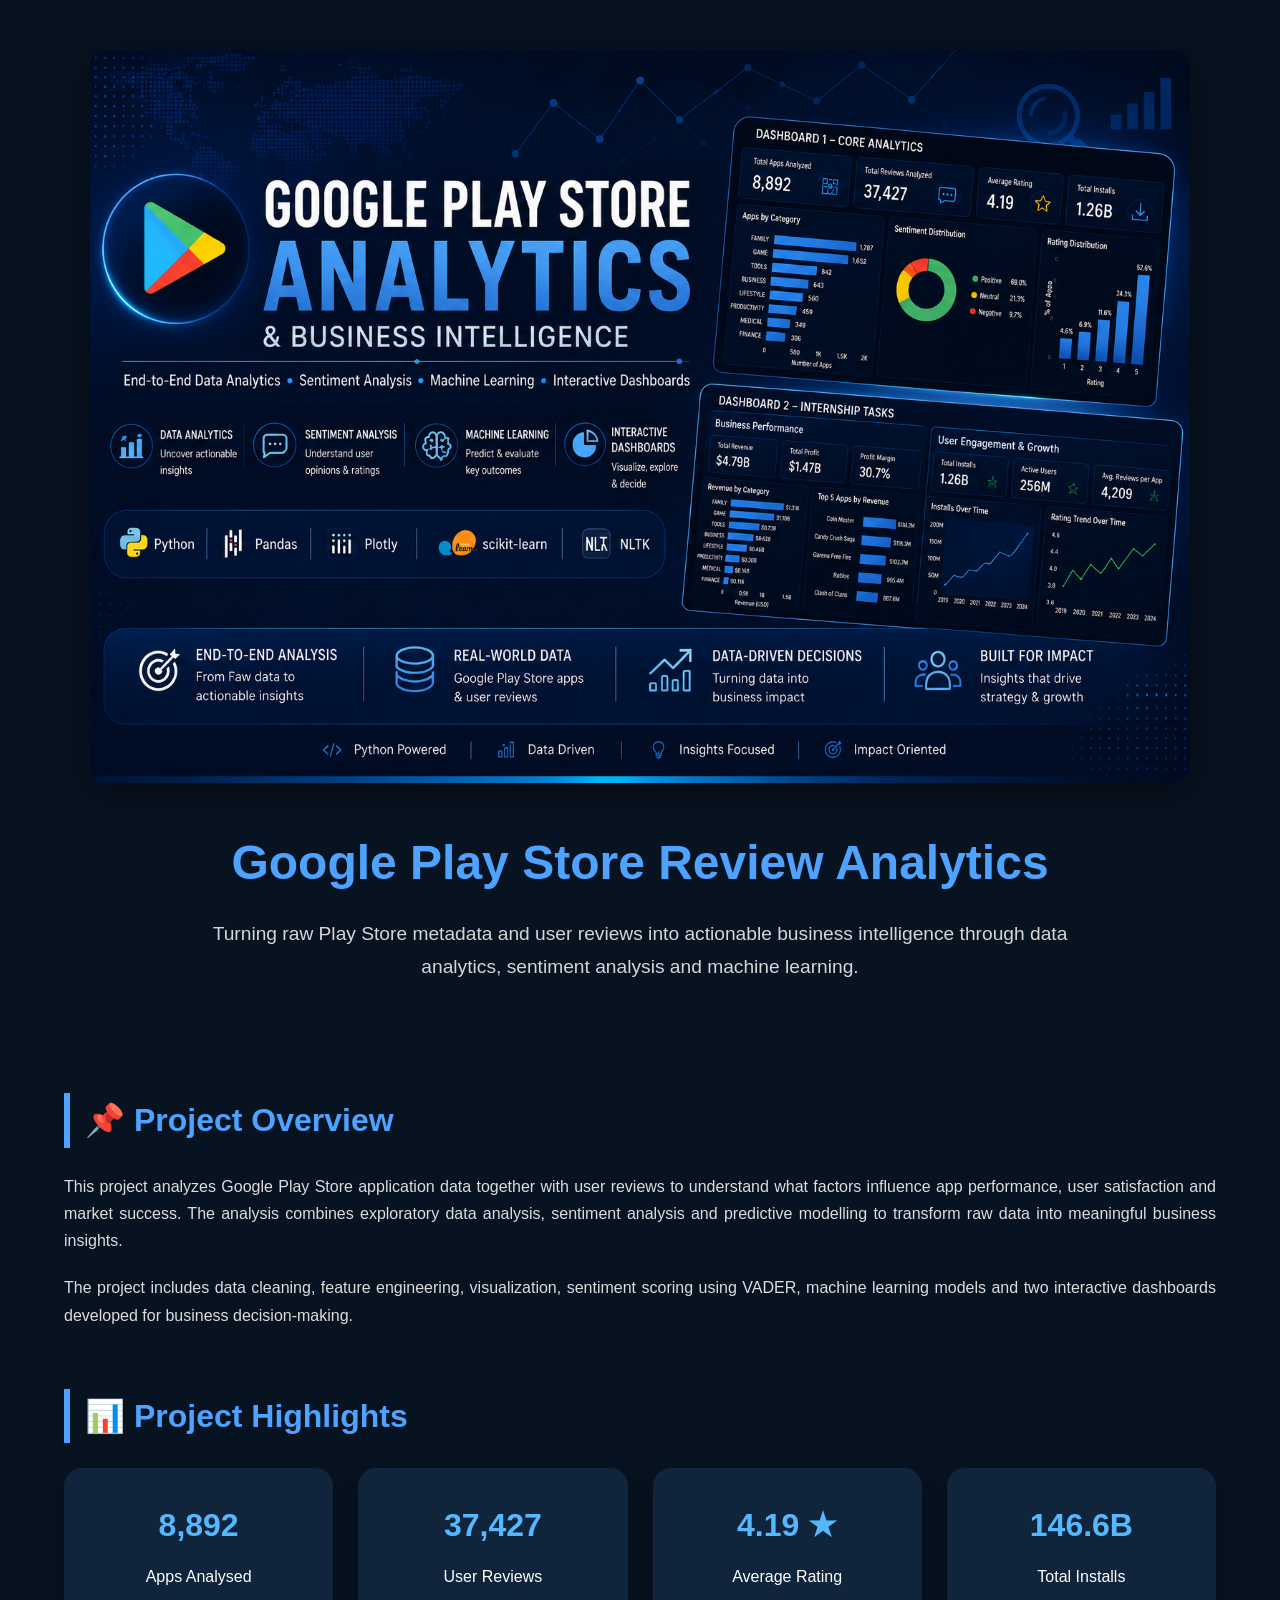
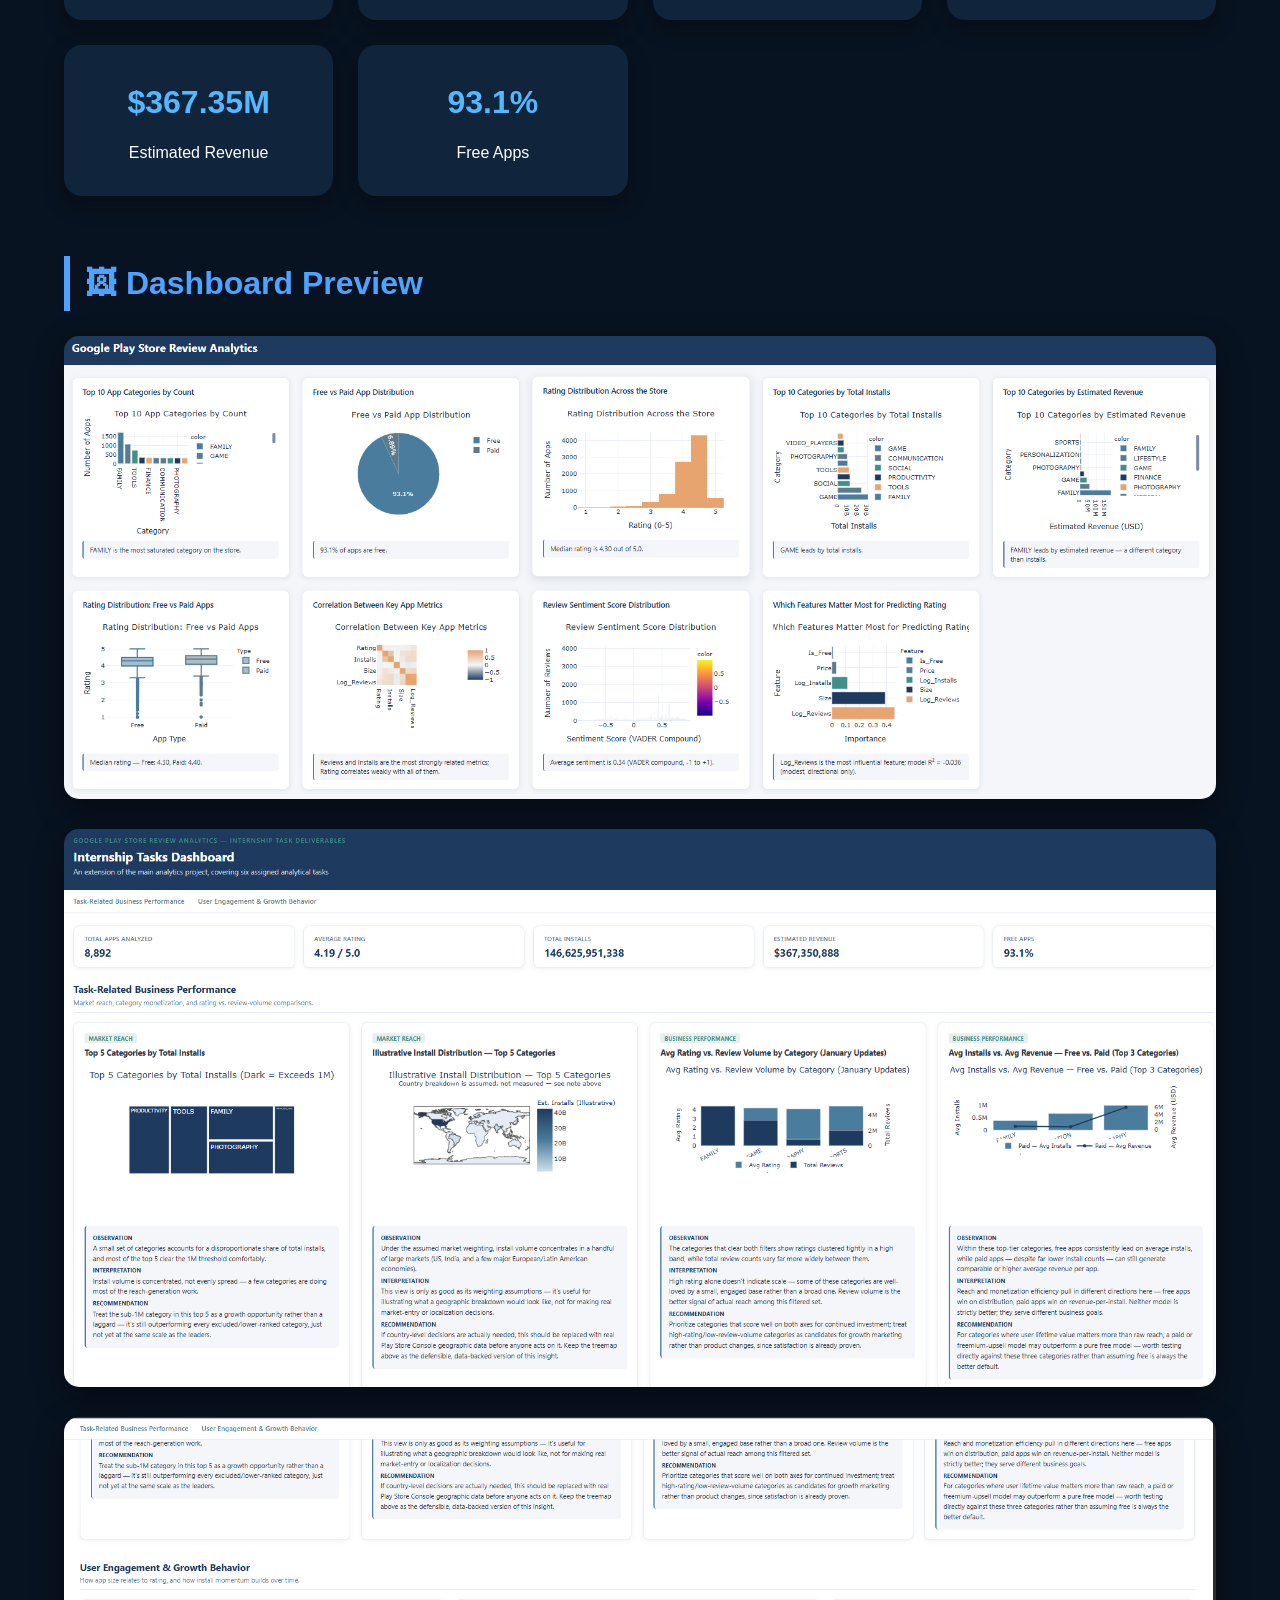
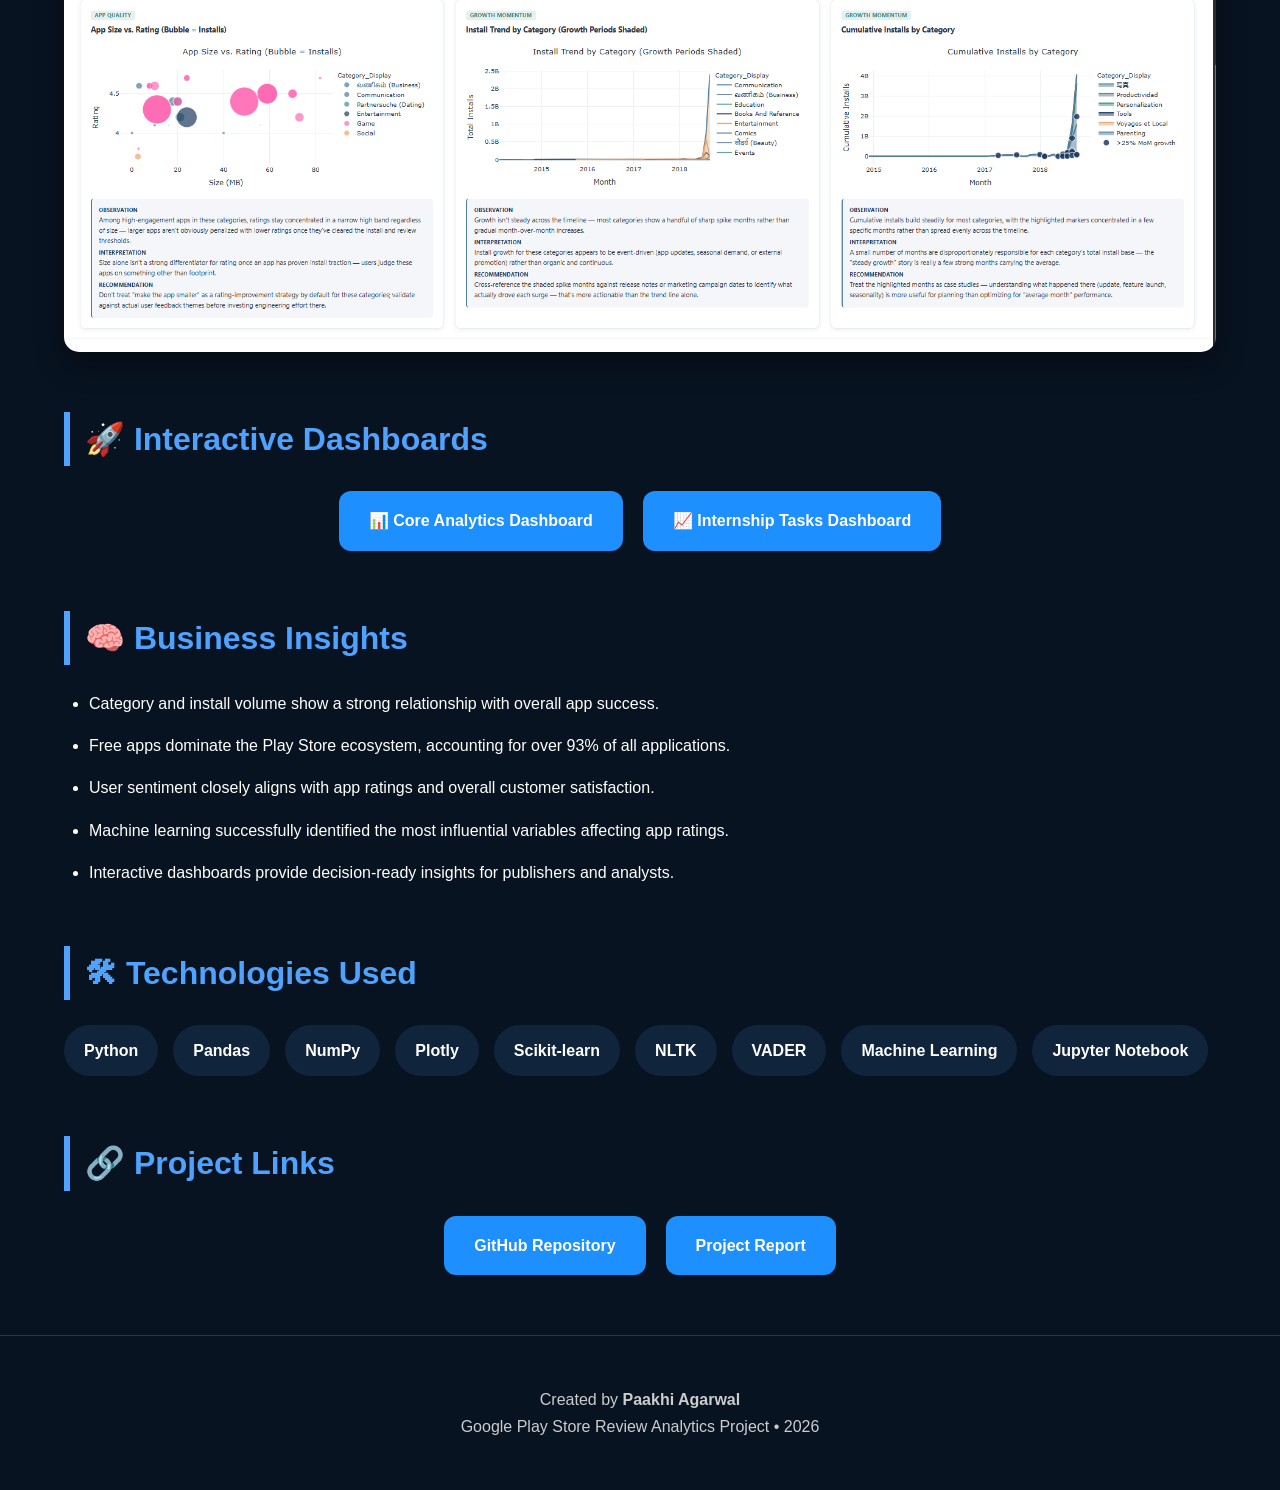
<file: index.html>
<!DOCTYPE html>
<html lang="en">
<head>
    <meta charset="UTF-8">
    <meta name="viewport" content="width=device-width, initial-scale=1.0">
    <title>Google Play Store Review Analytics</title>
    <link rel="stylesheet" href="style.css">
</head>

<body>

<header class="hero">

    <img src="assets/banner.png" alt="Banner" class="banner">

    <h1>Google Play Store Review Analytics</h1>

    <p class="subtitle">
        Turning raw Play Store metadata and user reviews into actionable business intelligence through data analytics, sentiment analysis and machine learning.
    </p>

</header>


<section class="about">

<h2>📌 Project Overview</h2>

<p>

This project analyzes Google Play Store application data together with user reviews to understand what factors influence app performance, user satisfaction and market success. The analysis combines exploratory data analysis, sentiment analysis and predictive modelling to transform raw data into meaningful business insights.

</p>

<p>

The project includes data cleaning, feature engineering, visualization, sentiment scoring using VADER, machine learning models and two interactive dashboards developed for business decision-making.

</p>

</section>


<section class="stats">

<h2>📊 Project Highlights</h2>

<div class="cards">

<div class="card">
<h3>8,892</h3>
<p>Apps Analysed</p>
</div>

<div class="card">
<h3>37,427</h3>
<p>User Reviews</p>
</div>

<div class="card">
<h3>4.19 ★</h3>
<p>Average Rating</p>
</div>

<div class="card">
<h3>146.6B</h3>
<p>Total Installs</p>
</div>

<div class="card">
<h3>$367.35M</h3>
<p>Estimated Revenue</p>
</div>

<div class="card">
<h3>93.1%</h3>
<p>Free Apps</p>
</div>

</div>

</section>


<section>

<h2>🖼 Dashboard Preview</h2>

<div class="preview">

<img src="assets/dashboard_preview.png" alt="Dashboard 1">

<img src="assets/dashboard2a_preview.png" alt="Dashboard 2A">

<img src="assets/dashboard2b_preview.png" alt="Dashboard 2B">

</div>

</section>


<section>

<h2>🚀 Interactive Dashboards</h2>

<div class="buttons">

<a href="dashboards/core_analytics_dashboard.html" class="btn">
📊 Core Analytics Dashboard
</a>

<a href="dashboards/Internship_tasks_dashboard.html" class="btn">
📈 Internship Tasks Dashboard
</a>

</div>

</section>


<section>

<h2>🧠 Business Insights</h2>

<ul>

<li>Category and install volume show a strong relationship with overall app success.</li>

<li>Free apps dominate the Play Store ecosystem, accounting for over 93% of all applications.</li>

<li>User sentiment closely aligns with app ratings and overall customer satisfaction.</li>

<li>Machine learning successfully identified the most influential variables affecting app ratings.</li>

<li>Interactive dashboards provide decision-ready insights for publishers and analysts.</li>

</ul>

</section>


<section>

<h2>🛠 Technologies Used</h2>

<div class="tech">

<span>Python</span>

<span>Pandas</span>

<span>NumPy</span>

<span>Plotly</span>

<span>Scikit-learn</span>

<span>NLTK</span>

<span>VADER</span>

<span>Machine Learning</span>

<span>Jupyter Notebook</span>

</div>

</section>


<section>

<h2>🔗 Project Links</h2>

<div class="buttons">

<a href="https://github.com/paakhiagarwal/google-play-store-analytics" class="btn" target="_blank">

GitHub Repository

</a>

<a href="reports/Google Play Store Review Analytics (Project Report).pdf" class="btn">

Project Report

</a>

</div>

</section>


<footer>

<p>

Created by <strong>Paakhi Agarwal</strong>

<br>

Google Play Store Review Analytics Project • 2026

</p>

</footer>

</body>

</html>
</file>
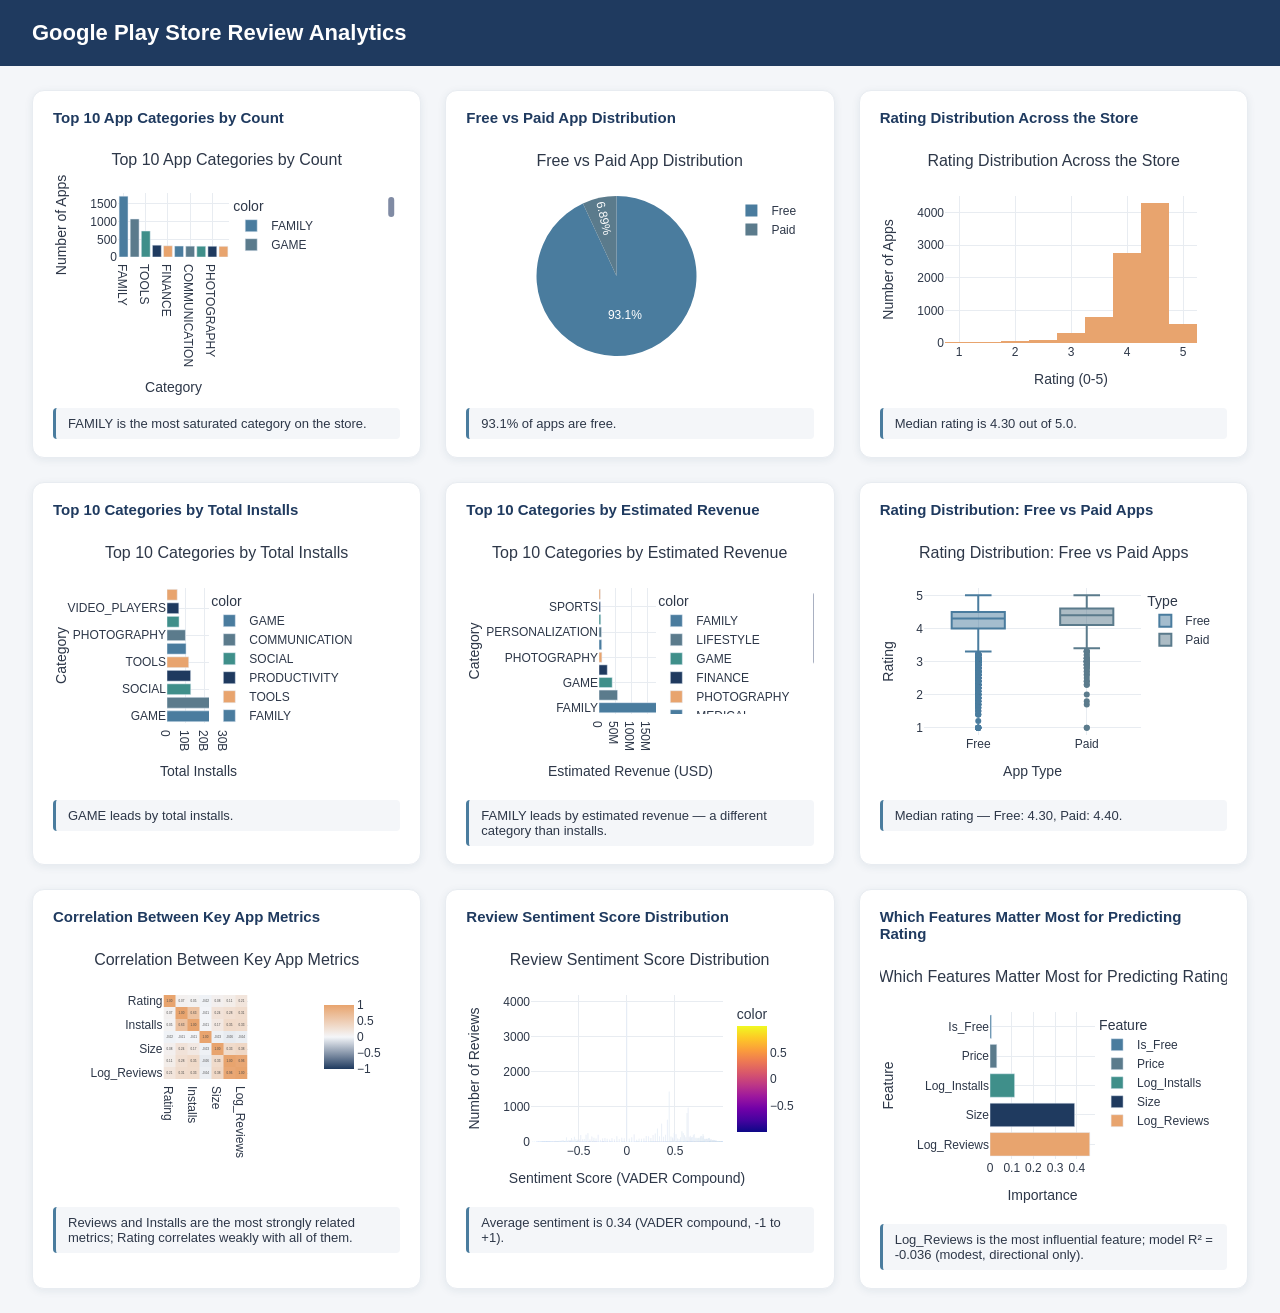
<file: dashboards/core_analytics_dashboard.html>
<!DOCTYPE html>
<html>
<head>
<meta charset="utf-8">
<meta name="viewport" content="width=device-width, initial-scale=1.0">
<title>Google Play Store Review Analytics — Dashboard</title>
<script src="https://cdn.plot.ly/plotly-latest.min.js"></script>
<style>
    * { box-sizing: border-box; }
    body {
        font-family: 'Segoe UI', Arial, sans-serif;
        background: #F4F6F9;
        color: #2D3748;
        margin: 0;
    }
    header {
        background: #1F3A5F;
        color: white;
        padding: 20px 32px;
    }
    header h1 { margin: 0; font-size: 22px; }

    .grid {
        display: grid;
        grid-template-columns: repeat(auto-fit, minmax(380px, 1fr));
        gap: 24px;
        padding: 24px 32px;
        align-items: stretch;      /* keeps every card in a row the same height */
    }

    .card {
        background: white;
        border-radius: 12px;
        padding: 18px 20px;
        box-shadow: 0 2px 8px rgba(31, 58, 95, 0.08);
        border: 1px solid #E8ECF1;
        display: flex;
        flex-direction: column;    /* insight box sits flush at the bottom of every card */
        transition: box-shadow .15s ease, transform .15s ease;
    }
    .card:hover {
        box-shadow: 0 6px 18px rgba(31, 58, 95, 0.14);
        transform: translateY(-2px);
    }

    .card h3 {
        margin: 0 0 10px;
        font-size: 15px;
        font-weight: 600;
        color: #1F3A5F;
    }

    .chart-wrap {
        width: 100%;
        min-height: 260px;
    }
    .chart-wrap .plotly-graph-div {
        width: 100% !important;
        height: 100% !important;
        min-height: 260px;
    }

    .insight {
        background: #F4F6F9;
        border-left: 3px solid #4A7C9E;
        padding: 8px 12px;
        border-radius: 4px;
        font-size: 13px;
        margin: 12px 0 0;   /* removes leftover default paragraph margin that was adding extra whitespace */
    }

    /* Stack to a single column on narrow screens instead of squeezing charts */
    @media (max-width: 600px) {
        .grid { grid-template-columns: 1fr; padding: 16px; gap: 16px; }
        header { padding: 16px 20px; }
    }
</style>
</head>
<body>
<header><h1>Google Play Store Review Analytics</h1></header>
<div class="grid">
    <div class="card">
        <h3>Top 10 App Categories by Count</h3>
        <div class="chart-wrap"><div>                            <div id="f87eefcc-f882-4833-a917-f949c219a8ae" class="plotly-graph-div" style="height:100%; width:100%;"></div>            <script type="text/javascript">                                    window.PLOTLYENV=window.PLOTLYENV || {};                                    if (document.getElementById("f87eefcc-f882-4833-a917-f949c219a8ae")) {                    Plotly.newPlot(                        "f87eefcc-f882-4833-a917-f949c219a8ae",                        [{"alignmentgroup":"True","hovertemplate":"color=FAMILY\u003cbr\u003ex=%{x}\u003cbr\u003ey=%{y}\u003cextra\u003e\u003c\u002fextra\u003e","legendgroup":"FAMILY","marker":{"color":"#4A7C9E","pattern":{"shape":""}},"name":"FAMILY","offsetgroup":"FAMILY","orientation":"v","showlegend":true,"textposition":"auto","x":["FAMILY"],"xaxis":"x","y":[1718],"yaxis":"y","type":"bar"},{"alignmentgroup":"True","hovertemplate":"color=GAME\u003cbr\u003ex=%{x}\u003cbr\u003ey=%{y}\u003cextra\u003e\u003c\u002fextra\u003e","legendgroup":"GAME","marker":{"color":"#5B7B8C","pattern":{"shape":""}},"name":"GAME","offsetgroup":"GAME","orientation":"v","showlegend":true,"textposition":"auto","x":["GAME"],"xaxis":"x","y":[1074],"yaxis":"y","type":"bar"},{"alignmentgroup":"True","hovertemplate":"color=TOOLS\u003cbr\u003ex=%{x}\u003cbr\u003ey=%{y}\u003cextra\u003e\u003c\u002fextra\u003e","legendgroup":"TOOLS","marker":{"color":"#3F8F8A","pattern":{"shape":""}},"name":"TOOLS","offsetgroup":"TOOLS","orientation":"v","showlegend":true,"textposition":"auto","x":["TOOLS"],"xaxis":"x","y":[734],"yaxis":"y","type":"bar"},{"alignmentgroup":"True","hovertemplate":"color=PRODUCTIVITY\u003cbr\u003ex=%{x}\u003cbr\u003ey=%{y}\u003cextra\u003e\u003c\u002fextra\u003e","legendgroup":"PRODUCTIVITY","marker":{"color":"#1F3A5F","pattern":{"shape":""}},"name":"PRODUCTIVITY","offsetgroup":"PRODUCTIVITY","orientation":"v","showlegend":true,"textposition":"auto","x":["PRODUCTIVITY"],"xaxis":"x","y":[334],"yaxis":"y","type":"bar"},{"alignmentgroup":"True","hovertemplate":"color=FINANCE\u003cbr\u003ex=%{x}\u003cbr\u003ey=%{y}\u003cextra\u003e\u003c\u002fextra\u003e","legendgroup":"FINANCE","marker":{"color":"#E8A46E","pattern":{"shape":""}},"name":"FINANCE","offsetgroup":"FINANCE","orientation":"v","showlegend":true,"textposition":"auto","x":["FINANCE"],"xaxis":"x","y":[317],"yaxis":"y","type":"bar"},{"alignmentgroup":"True","hovertemplate":"color=PERSONALIZATION\u003cbr\u003ex=%{x}\u003cbr\u003ey=%{y}\u003cextra\u003e\u003c\u002fextra\u003e","legendgroup":"PERSONALIZATION","marker":{"color":"#4A7C9E","pattern":{"shape":""}},"name":"PERSONALIZATION","offsetgroup":"PERSONALIZATION","orientation":"v","showlegend":true,"textposition":"auto","x":["PERSONALIZATION"],"xaxis":"x","y":[310],"yaxis":"y","type":"bar"},{"alignmentgroup":"True","hovertemplate":"color=COMMUNICATION\u003cbr\u003ex=%{x}\u003cbr\u003ey=%{y}\u003cextra\u003e\u003c\u002fextra\u003e","legendgroup":"COMMUNICATION","marker":{"color":"#5B7B8C","pattern":{"shape":""}},"name":"COMMUNICATION","offsetgroup":"COMMUNICATION","orientation":"v","showlegend":true,"textposition":"auto","x":["COMMUNICATION"],"xaxis":"x","y":[307],"yaxis":"y","type":"bar"},{"alignmentgroup":"True","hovertemplate":"color=LIFESTYLE\u003cbr\u003ex=%{x}\u003cbr\u003ey=%{y}\u003cextra\u003e\u003c\u002fextra\u003e","legendgroup":"LIFESTYLE","marker":{"color":"#3F8F8A","pattern":{"shape":""}},"name":"LIFESTYLE","offsetgroup":"LIFESTYLE","orientation":"v","showlegend":true,"textposition":"auto","x":["LIFESTYLE"],"xaxis":"x","y":[305],"yaxis":"y","type":"bar"},{"alignmentgroup":"True","hovertemplate":"color=PHOTOGRAPHY\u003cbr\u003ex=%{x}\u003cbr\u003ey=%{y}\u003cextra\u003e\u003c\u002fextra\u003e","legendgroup":"PHOTOGRAPHY","marker":{"color":"#1F3A5F","pattern":{"shape":""}},"name":"PHOTOGRAPHY","offsetgroup":"PHOTOGRAPHY","orientation":"v","showlegend":true,"textposition":"auto","x":["PHOTOGRAPHY"],"xaxis":"x","y":[304],"yaxis":"y","type":"bar"},{"alignmentgroup":"True","hovertemplate":"color=MEDICAL\u003cbr\u003ex=%{x}\u003cbr\u003ey=%{y}\u003cextra\u003e\u003c\u002fextra\u003e","legendgroup":"MEDICAL","marker":{"color":"#E8A46E","pattern":{"shape":""}},"name":"MEDICAL","offsetgroup":"MEDICAL","orientation":"v","showlegend":true,"textposition":"auto","x":["MEDICAL"],"xaxis":"x","y":[302],"yaxis":"y","type":"bar"}],                        {"barmode":"relative","font":{"color":"#2D3748","size":12},"legend":{"title":{"text":"color"},"tracegroupgap":0},"margin":{"b":40,"l":40,"r":30,"t":60},"paper_bgcolor":"#FFFFFF","plot_bgcolor":"#FFFFFF","template":{"data":{"barpolar":[{"marker":{"line":{"color":"#E5ECF6","width":0.5},"pattern":{"fillmode":"overlay","size":10,"solidity":0.2}},"type":"barpolar"}],"bar":[{"error_x":{"color":"#2a3f5f"},"error_y":{"color":"#2a3f5f"},"marker":{"line":{"color":"#E5ECF6","width":0.5},"pattern":{"fillmode":"overlay","size":10,"solidity":0.2}},"type":"bar"}],"carpet":[{"aaxis":{"endlinecolor":"#2a3f5f","gridcolor":"white","linecolor":"white","minorgridcolor":"white","startlinecolor":"#2a3f5f"},"baxis":{"endlinecolor":"#2a3f5f","gridcolor":"white","linecolor":"white","minorgridcolor":"white","startlinecolor":"#2a3f5f"},"type":"carpet"}],"choropleth":[{"colorbar":{"outlinewidth":0,"ticks":""},"type":"choropleth"}],"contourcarpet":[{"colorbar":{"outlinewidth":0,"ticks":""},"type":"contourcarpet"}],"contour":[{"colorbar":{"outlinewidth":0,"ticks":""},"colorscale":[[0.0,"#0d0887"],[0.1111111111111111,"#46039f"],[0.2222222222222222,"#7201a8"],[0.3333333333333333,"#9c179e"],[0.4444444444444444,"#bd3786"],[0.5555555555555556,"#d8576b"],[0.6666666666666666,"#ed7953"],[0.7777777777777778,"#fb9f3a"],[0.8888888888888888,"#fdca26"],[1.0,"#f0f921"]],"type":"contour"}],"heatmapgl":[{"colorbar":{"outlinewidth":0,"ticks":""},"colorscale":[[0.0,"#0d0887"],[0.1111111111111111,"#46039f"],[0.2222222222222222,"#7201a8"],[0.3333333333333333,"#9c179e"],[0.4444444444444444,"#bd3786"],[0.5555555555555556,"#d8576b"],[0.6666666666666666,"#ed7953"],[0.7777777777777778,"#fb9f3a"],[0.8888888888888888,"#fdca26"],[1.0,"#f0f921"]],"type":"heatmapgl"}],"heatmap":[{"colorbar":{"outlinewidth":0,"ticks":""},"colorscale":[[0.0,"#0d0887"],[0.1111111111111111,"#46039f"],[0.2222222222222222,"#7201a8"],[0.3333333333333333,"#9c179e"],[0.4444444444444444,"#bd3786"],[0.5555555555555556,"#d8576b"],[0.6666666666666666,"#ed7953"],[0.7777777777777778,"#fb9f3a"],[0.8888888888888888,"#fdca26"],[1.0,"#f0f921"]],"type":"heatmap"}],"histogram2dcontour":[{"colorbar":{"outlinewidth":0,"ticks":""},"colorscale":[[0.0,"#0d0887"],[0.1111111111111111,"#46039f"],[0.2222222222222222,"#7201a8"],[0.3333333333333333,"#9c179e"],[0.4444444444444444,"#bd3786"],[0.5555555555555556,"#d8576b"],[0.6666666666666666,"#ed7953"],[0.7777777777777778,"#fb9f3a"],[0.8888888888888888,"#fdca26"],[1.0,"#f0f921"]],"type":"histogram2dcontour"}],"histogram2d":[{"colorbar":{"outlinewidth":0,"ticks":""},"colorscale":[[0.0,"#0d0887"],[0.1111111111111111,"#46039f"],[0.2222222222222222,"#7201a8"],[0.3333333333333333,"#9c179e"],[0.4444444444444444,"#bd3786"],[0.5555555555555556,"#d8576b"],[0.6666666666666666,"#ed7953"],[0.7777777777777778,"#fb9f3a"],[0.8888888888888888,"#fdca26"],[1.0,"#f0f921"]],"type":"histogram2d"}],"histogram":[{"marker":{"pattern":{"fillmode":"overlay","size":10,"solidity":0.2}},"type":"histogram"}],"mesh3d":[{"colorbar":{"outlinewidth":0,"ticks":""},"type":"mesh3d"}],"parcoords":[{"line":{"colorbar":{"outlinewidth":0,"ticks":""}},"type":"parcoords"}],"pie":[{"automargin":true,"type":"pie"}],"scatter3d":[{"line":{"colorbar":{"outlinewidth":0,"ticks":""}},"marker":{"colorbar":{"outlinewidth":0,"ticks":""}},"type":"scatter3d"}],"scattercarpet":[{"marker":{"colorbar":{"outlinewidth":0,"ticks":""}},"type":"scattercarpet"}],"scattergeo":[{"marker":{"colorbar":{"outlinewidth":0,"ticks":""}},"type":"scattergeo"}],"scattergl":[{"marker":{"colorbar":{"outlinewidth":0,"ticks":""}},"type":"scattergl"}],"scattermapbox":[{"marker":{"colorbar":{"outlinewidth":0,"ticks":""}},"type":"scattermapbox"}],"scatterpolargl":[{"marker":{"colorbar":{"outlinewidth":0,"ticks":""}},"type":"scatterpolargl"}],"scatterpolar":[{"marker":{"colorbar":{"outlinewidth":0,"ticks":""}},"type":"scatterpolar"}],"scatter":[{"fillpattern":{"fillmode":"overlay","size":10,"solidity":0.2},"type":"scatter"}],"scatterternary":[{"marker":{"colorbar":{"outlinewidth":0,"ticks":""}},"type":"scatterternary"}],"surface":[{"colorbar":{"outlinewidth":0,"ticks":""},"colorscale":[[0.0,"#0d0887"],[0.1111111111111111,"#46039f"],[0.2222222222222222,"#7201a8"],[0.3333333333333333,"#9c179e"],[0.4444444444444444,"#bd3786"],[0.5555555555555556,"#d8576b"],[0.6666666666666666,"#ed7953"],[0.7777777777777778,"#fb9f3a"],[0.8888888888888888,"#fdca26"],[1.0,"#f0f921"]],"type":"surface"}],"table":[{"cells":{"fill":{"color":"#EBF0F8"},"line":{"color":"white"}},"header":{"fill":{"color":"#C8D4E3"},"line":{"color":"white"}},"type":"table"}]},"layout":{"annotationdefaults":{"arrowcolor":"#2a3f5f","arrowhead":0,"arrowwidth":1},"autotypenumbers":"strict","coloraxis":{"colorbar":{"outlinewidth":0,"ticks":""}},"colorscale":{"diverging":[[0,"#8e0152"],[0.1,"#c51b7d"],[0.2,"#de77ae"],[0.3,"#f1b6da"],[0.4,"#fde0ef"],[0.5,"#f7f7f7"],[0.6,"#e6f5d0"],[0.7,"#b8e186"],[0.8,"#7fbc41"],[0.9,"#4d9221"],[1,"#276419"]],"sequential":[[0.0,"#0d0887"],[0.1111111111111111,"#46039f"],[0.2222222222222222,"#7201a8"],[0.3333333333333333,"#9c179e"],[0.4444444444444444,"#bd3786"],[0.5555555555555556,"#d8576b"],[0.6666666666666666,"#ed7953"],[0.7777777777777778,"#fb9f3a"],[0.8888888888888888,"#fdca26"],[1.0,"#f0f921"]],"sequentialminus":[[0.0,"#0d0887"],[0.1111111111111111,"#46039f"],[0.2222222222222222,"#7201a8"],[0.3333333333333333,"#9c179e"],[0.4444444444444444,"#bd3786"],[0.5555555555555556,"#d8576b"],[0.6666666666666666,"#ed7953"],[0.7777777777777778,"#fb9f3a"],[0.8888888888888888,"#fdca26"],[1.0,"#f0f921"]]},"colorway":["#636efa","#EF553B","#00cc96","#ab63fa","#FFA15A","#19d3f3","#FF6692","#B6E880","#FF97FF","#FECB52"],"font":{"color":"#2a3f5f"},"geo":{"bgcolor":"white","lakecolor":"white","landcolor":"#E5ECF6","showlakes":true,"showland":true,"subunitcolor":"white"},"hoverlabel":{"align":"left"},"hovermode":"closest","mapbox":{"style":"light"},"paper_bgcolor":"white","plot_bgcolor":"#E5ECF6","polar":{"angularaxis":{"gridcolor":"white","linecolor":"white","ticks":""},"bgcolor":"#E5ECF6","radialaxis":{"gridcolor":"white","linecolor":"white","ticks":""}},"scene":{"xaxis":{"backgroundcolor":"#E5ECF6","gridcolor":"white","gridwidth":2,"linecolor":"white","showbackground":true,"ticks":"","zerolinecolor":"white"},"yaxis":{"backgroundcolor":"#E5ECF6","gridcolor":"white","gridwidth":2,"linecolor":"white","showbackground":true,"ticks":"","zerolinecolor":"white"},"zaxis":{"backgroundcolor":"#E5ECF6","gridcolor":"white","gridwidth":2,"linecolor":"white","showbackground":true,"ticks":"","zerolinecolor":"white"}},"shapedefaults":{"line":{"color":"#2a3f5f"}},"ternary":{"aaxis":{"gridcolor":"white","linecolor":"white","ticks":""},"baxis":{"gridcolor":"white","linecolor":"white","ticks":""},"bgcolor":"#E5ECF6","caxis":{"gridcolor":"white","linecolor":"white","ticks":""}},"title":{"x":0.05},"xaxis":{"automargin":true,"gridcolor":"white","linecolor":"white","ticks":"","title":{"standoff":15},"zerolinecolor":"white","zerolinewidth":2},"yaxis":{"automargin":true,"gridcolor":"white","linecolor":"white","ticks":"","title":{"standoff":15},"zerolinecolor":"white","zerolinewidth":2}}},"title":{"font":{"size":16},"text":"Top 10 App Categories by Count","x":0.5,"xanchor":"center"},"xaxis":{"anchor":"y","domain":[0.0,1.0],"gridcolor":"#E8ECF1","showgrid":true,"title":{"text":"Category"}},"yaxis":{"anchor":"x","domain":[0.0,1.0],"gridcolor":"#E8ECF1","showgrid":true,"title":{"text":"Number of Apps"}},"autosize":true},                        {"displayModeBar": false, "responsive": true}                    )                };                            </script>        </div></div>
        <p class="insight">FAMILY is the most saturated category on the store.</p>
    </div>
    
    <div class="card">
        <h3>Free vs Paid App Distribution</h3>
        <div class="chart-wrap"><div>                            <div id="dc3568b6-26a2-41ea-b4f3-f3f51b56afa1" class="plotly-graph-div" style="height:100%; width:100%;"></div>            <script type="text/javascript">                                    window.PLOTLYENV=window.PLOTLYENV || {};                                    if (document.getElementById("dc3568b6-26a2-41ea-b4f3-f3f51b56afa1")) {                    Plotly.newPlot(                        "dc3568b6-26a2-41ea-b4f3-f3f51b56afa1",                        [{"domain":{"x":[0.0,1.0],"y":[0.0,1.0]},"hovertemplate":"label=%{label}\u003cbr\u003evalue=%{value}\u003cextra\u003e\u003c\u002fextra\u003e","labels":["Free","Paid"],"legendgroup":"","name":"","showlegend":true,"values":[8279,613],"type":"pie"}],                        {"font":{"color":"#2D3748","size":12},"legend":{"tracegroupgap":0},"margin":{"b":40,"l":40,"r":30,"t":60},"paper_bgcolor":"#FFFFFF","piecolorway":["#4A7C9E","#5B7B8C","#3F8F8A","#1F3A5F","#E8A46E"],"plot_bgcolor":"#FFFFFF","template":{"data":{"barpolar":[{"marker":{"line":{"color":"#E5ECF6","width":0.5},"pattern":{"fillmode":"overlay","size":10,"solidity":0.2}},"type":"barpolar"}],"bar":[{"error_x":{"color":"#2a3f5f"},"error_y":{"color":"#2a3f5f"},"marker":{"line":{"color":"#E5ECF6","width":0.5},"pattern":{"fillmode":"overlay","size":10,"solidity":0.2}},"type":"bar"}],"carpet":[{"aaxis":{"endlinecolor":"#2a3f5f","gridcolor":"white","linecolor":"white","minorgridcolor":"white","startlinecolor":"#2a3f5f"},"baxis":{"endlinecolor":"#2a3f5f","gridcolor":"white","linecolor":"white","minorgridcolor":"white","startlinecolor":"#2a3f5f"},"type":"carpet"}],"choropleth":[{"colorbar":{"outlinewidth":0,"ticks":""},"type":"choropleth"}],"contourcarpet":[{"colorbar":{"outlinewidth":0,"ticks":""},"type":"contourcarpet"}],"contour":[{"colorbar":{"outlinewidth":0,"ticks":""},"colorscale":[[0.0,"#0d0887"],[0.1111111111111111,"#46039f"],[0.2222222222222222,"#7201a8"],[0.3333333333333333,"#9c179e"],[0.4444444444444444,"#bd3786"],[0.5555555555555556,"#d8576b"],[0.6666666666666666,"#ed7953"],[0.7777777777777778,"#fb9f3a"],[0.8888888888888888,"#fdca26"],[1.0,"#f0f921"]],"type":"contour"}],"heatmapgl":[{"colorbar":{"outlinewidth":0,"ticks":""},"colorscale":[[0.0,"#0d0887"],[0.1111111111111111,"#46039f"],[0.2222222222222222,"#7201a8"],[0.3333333333333333,"#9c179e"],[0.4444444444444444,"#bd3786"],[0.5555555555555556,"#d8576b"],[0.6666666666666666,"#ed7953"],[0.7777777777777778,"#fb9f3a"],[0.8888888888888888,"#fdca26"],[1.0,"#f0f921"]],"type":"heatmapgl"}],"heatmap":[{"colorbar":{"outlinewidth":0,"ticks":""},"colorscale":[[0.0,"#0d0887"],[0.1111111111111111,"#46039f"],[0.2222222222222222,"#7201a8"],[0.3333333333333333,"#9c179e"],[0.4444444444444444,"#bd3786"],[0.5555555555555556,"#d8576b"],[0.6666666666666666,"#ed7953"],[0.7777777777777778,"#fb9f3a"],[0.8888888888888888,"#fdca26"],[1.0,"#f0f921"]],"type":"heatmap"}],"histogram2dcontour":[{"colorbar":{"outlinewidth":0,"ticks":""},"colorscale":[[0.0,"#0d0887"],[0.1111111111111111,"#46039f"],[0.2222222222222222,"#7201a8"],[0.3333333333333333,"#9c179e"],[0.4444444444444444,"#bd3786"],[0.5555555555555556,"#d8576b"],[0.6666666666666666,"#ed7953"],[0.7777777777777778,"#fb9f3a"],[0.8888888888888888,"#fdca26"],[1.0,"#f0f921"]],"type":"histogram2dcontour"}],"histogram2d":[{"colorbar":{"outlinewidth":0,"ticks":""},"colorscale":[[0.0,"#0d0887"],[0.1111111111111111,"#46039f"],[0.2222222222222222,"#7201a8"],[0.3333333333333333,"#9c179e"],[0.4444444444444444,"#bd3786"],[0.5555555555555556,"#d8576b"],[0.6666666666666666,"#ed7953"],[0.7777777777777778,"#fb9f3a"],[0.8888888888888888,"#fdca26"],[1.0,"#f0f921"]],"type":"histogram2d"}],"histogram":[{"marker":{"pattern":{"fillmode":"overlay","size":10,"solidity":0.2}},"type":"histogram"}],"mesh3d":[{"colorbar":{"outlinewidth":0,"ticks":""},"type":"mesh3d"}],"parcoords":[{"line":{"colorbar":{"outlinewidth":0,"ticks":""}},"type":"parcoords"}],"pie":[{"automargin":true,"type":"pie"}],"scatter3d":[{"line":{"colorbar":{"outlinewidth":0,"ticks":""}},"marker":{"colorbar":{"outlinewidth":0,"ticks":""}},"type":"scatter3d"}],"scattercarpet":[{"marker":{"colorbar":{"outlinewidth":0,"ticks":""}},"type":"scattercarpet"}],"scattergeo":[{"marker":{"colorbar":{"outlinewidth":0,"ticks":""}},"type":"scattergeo"}],"scattergl":[{"marker":{"colorbar":{"outlinewidth":0,"ticks":""}},"type":"scattergl"}],"scattermapbox":[{"marker":{"colorbar":{"outlinewidth":0,"ticks":""}},"type":"scattermapbox"}],"scatterpolargl":[{"marker":{"colorbar":{"outlinewidth":0,"ticks":""}},"type":"scatterpolargl"}],"scatterpolar":[{"marker":{"colorbar":{"outlinewidth":0,"ticks":""}},"type":"scatterpolar"}],"scatter":[{"fillpattern":{"fillmode":"overlay","size":10,"solidity":0.2},"type":"scatter"}],"scatterternary":[{"marker":{"colorbar":{"outlinewidth":0,"ticks":""}},"type":"scatterternary"}],"surface":[{"colorbar":{"outlinewidth":0,"ticks":""},"colorscale":[[0.0,"#0d0887"],[0.1111111111111111,"#46039f"],[0.2222222222222222,"#7201a8"],[0.3333333333333333,"#9c179e"],[0.4444444444444444,"#bd3786"],[0.5555555555555556,"#d8576b"],[0.6666666666666666,"#ed7953"],[0.7777777777777778,"#fb9f3a"],[0.8888888888888888,"#fdca26"],[1.0,"#f0f921"]],"type":"surface"}],"table":[{"cells":{"fill":{"color":"#EBF0F8"},"line":{"color":"white"}},"header":{"fill":{"color":"#C8D4E3"},"line":{"color":"white"}},"type":"table"}]},"layout":{"annotationdefaults":{"arrowcolor":"#2a3f5f","arrowhead":0,"arrowwidth":1},"autotypenumbers":"strict","coloraxis":{"colorbar":{"outlinewidth":0,"ticks":""}},"colorscale":{"diverging":[[0,"#8e0152"],[0.1,"#c51b7d"],[0.2,"#de77ae"],[0.3,"#f1b6da"],[0.4,"#fde0ef"],[0.5,"#f7f7f7"],[0.6,"#e6f5d0"],[0.7,"#b8e186"],[0.8,"#7fbc41"],[0.9,"#4d9221"],[1,"#276419"]],"sequential":[[0.0,"#0d0887"],[0.1111111111111111,"#46039f"],[0.2222222222222222,"#7201a8"],[0.3333333333333333,"#9c179e"],[0.4444444444444444,"#bd3786"],[0.5555555555555556,"#d8576b"],[0.6666666666666666,"#ed7953"],[0.7777777777777778,"#fb9f3a"],[0.8888888888888888,"#fdca26"],[1.0,"#f0f921"]],"sequentialminus":[[0.0,"#0d0887"],[0.1111111111111111,"#46039f"],[0.2222222222222222,"#7201a8"],[0.3333333333333333,"#9c179e"],[0.4444444444444444,"#bd3786"],[0.5555555555555556,"#d8576b"],[0.6666666666666666,"#ed7953"],[0.7777777777777778,"#fb9f3a"],[0.8888888888888888,"#fdca26"],[1.0,"#f0f921"]]},"colorway":["#636efa","#EF553B","#00cc96","#ab63fa","#FFA15A","#19d3f3","#FF6692","#B6E880","#FF97FF","#FECB52"],"font":{"color":"#2a3f5f"},"geo":{"bgcolor":"white","lakecolor":"white","landcolor":"#E5ECF6","showlakes":true,"showland":true,"subunitcolor":"white"},"hoverlabel":{"align":"left"},"hovermode":"closest","mapbox":{"style":"light"},"paper_bgcolor":"white","plot_bgcolor":"#E5ECF6","polar":{"angularaxis":{"gridcolor":"white","linecolor":"white","ticks":""},"bgcolor":"#E5ECF6","radialaxis":{"gridcolor":"white","linecolor":"white","ticks":""}},"scene":{"xaxis":{"backgroundcolor":"#E5ECF6","gridcolor":"white","gridwidth":2,"linecolor":"white","showbackground":true,"ticks":"","zerolinecolor":"white"},"yaxis":{"backgroundcolor":"#E5ECF6","gridcolor":"white","gridwidth":2,"linecolor":"white","showbackground":true,"ticks":"","zerolinecolor":"white"},"zaxis":{"backgroundcolor":"#E5ECF6","gridcolor":"white","gridwidth":2,"linecolor":"white","showbackground":true,"ticks":"","zerolinecolor":"white"}},"shapedefaults":{"line":{"color":"#2a3f5f"}},"ternary":{"aaxis":{"gridcolor":"white","linecolor":"white","ticks":""},"baxis":{"gridcolor":"white","linecolor":"white","ticks":""},"bgcolor":"#E5ECF6","caxis":{"gridcolor":"white","linecolor":"white","ticks":""}},"title":{"x":0.05},"xaxis":{"automargin":true,"gridcolor":"white","linecolor":"white","ticks":"","title":{"standoff":15},"zerolinecolor":"white","zerolinewidth":2},"yaxis":{"automargin":true,"gridcolor":"white","linecolor":"white","ticks":"","title":{"standoff":15},"zerolinecolor":"white","zerolinewidth":2}}},"title":{"font":{"size":16},"text":"Free vs Paid App Distribution","x":0.5,"xanchor":"center"},"xaxis":{"gridcolor":"#E8ECF1","showgrid":true,"title":{"text":""}},"yaxis":{"gridcolor":"#E8ECF1","showgrid":true,"title":{"text":""}},"autosize":true},                        {"displayModeBar": false, "responsive": true}                    )                };                            </script>        </div></div>
        <p class="insight">93.1% of apps are free.</p>
    </div>
    
    <div class="card">
        <h3>Rating Distribution Across the Store</h3>
        <div class="chart-wrap"><div>                            <div id="fef62c24-4eb6-4d23-b111-b411b6697cf4" class="plotly-graph-div" style="height:100%; width:100%;"></div>            <script type="text/javascript">                                    window.PLOTLYENV=window.PLOTLYENV || {};                                    if (document.getElementById("fef62c24-4eb6-4d23-b111-b411b6697cf4")) {                    Plotly.newPlot(                        "fef62c24-4eb6-4d23-b111-b411b6697cf4",                        [{"alignmentgroup":"True","bingroup":"x","hovertemplate":"Rating=%{x}\u003cbr\u003ecount=%{y}\u003cextra\u003e\u003c\u002fextra\u003e","legendgroup":"","marker":{"color":"#E8A46E","pattern":{"shape":""}},"name":"","nbinsx":20,"offsetgroup":"","orientation":"v","showlegend":false,"x":[4.1,3.9,4.7,4.5,4.3,4.4,3.8,4.1,4.4,4.7,4.4,4.4,4.2,4.6,4.4,3.2,4.7,4.5,4.3,4.6,4.0,4.1,4.7,4.7,4.8,4.7,4.1,3.9,4.1,4.2,4.1,4.5,4.2,4.7,3.8,4.7,4.1,4.7,4.0,4.2,4.5,4.4,3.8,4.2,4.7,4.6,4.2,4.3,4.2,4.0,3.8,4.6,3.9,4.3,4.9,4.4,4.2,4.0,3.9,4.6,4.9,4.3,4.6,4.9,3.9,4.0,4.3,3.9,4.2,4.8,3.6,4.2,4.8,4.8,4.6,4.5,4.3,4.5,4.9,3.9,4.4,4.0,4.3,3.7,4.4,4.3,3.2,4.6,4.6,4.5,3.7,4.6,4.6,4.6,4.0,4.4,4.0,4.7,4.9,4.7,3.9,3.9,4.2,4.6,4.3,4.7,4.7,4.8,4.2,4.3,4.5,4.1,4.2,4.5,4.4,4.0,4.1,4.1,4.4,4.6,4.5,3.9,4.4,4.6,3.8,4.0,4.3,4.5,4.1,3.7,4.7,4.2,4.6,4.5,4.6,4.4,4.2,4.5,4.5,4.5,4.5,4.4,4.5,4.6,4.8,3.9,4.6,4.2,4.1,4.7,4.2,4.3,3.3,4.6,4.8,4.7,4.1,4.6,4.1,4.6,4.7,4.5,3.9,4.4,4.3,4.2,4.5,4.4,3.4,4.9,4.6,4.4,4.4,4.4,4.4,3.5,4.4,4.1,4.3,4.4,4.3,4.3,4.1,4.4,4.3,3.9,4.8,4.5,4.4,4.0,4.3,4.0,4.2,4.5,4.2,4.2,4.6,4.1,4.6,3.1,3.9,4.3,4.1,4.4,4.1,4.1,4.5,4.4,4.4,4.3,4.4,4.6,4.2,4.4,4.7,3.8,3.9,4.3,4.4,4.7,4.5,4.2,4.7,4.8,4.2,4.3,4.4,4.1,3.8,4.3,3.8,3.5,4.1,4.6,4.3,4.5,4.1,4.5,4.6,4.0,4.2,4.4,4.0,4.2,4.2,4.1,3.8,3.9,3.9,4.2,4.3,4.4,4.5,4.5,4.6,4.7,4.7,4.8,3.9,4.1,4.4,4.6,4.5,4.7,4.4,4.5,3.9,3.2,3.2,4.1,4.5,4.2,4.2,3.7,4.5,4.6,4.5,4.7,4.4,3.5,3.3,4.5,4.4,4.2,5.0,4.4,4.7,4.4,4.4,4.6,4.0,4.4,4.3,4.3,4.4,4.3,4.0,4.3,4.3,4.4,4.3,4.3,4.3,4.3,4.3,4.0,4.5,4.3,3.7,4.5,3.9,4.4,3.6,4.4,4.2,4.4,4.1,4.4,4.3,4.2,4.2,4.4,4.4,3.9,4.2,4.4,4.6,4.3,4.3,4.4,3.7,4.3,3.9,4.5,3.7,4.3,4.0,4.3,4.0,4.3,4.0,4.1,4.2,4.2,4.2,4.1,4.4,4.3,4.4,4.1,4.3,4.3,4.5,4.3,4.2,4.2,4.5,4.3,4.3,4.3,4.4,4.2,4.3,4.3,4.4,4.6,4.4,4.2,4.5,4.5,4.4,4.5,4.1,4.2,4.1,4.3,4.1,4.2,4.0,4.2,4.2,4.3,4.4,4.2,4.4,4.1,4.2,4.8,4.4,4.4,4.4,4.0,4.5,4.4,4.1,4.2,4.5,4.3,4.5,4.0,4.3,4.3,4.2,4.5,4.6,4.1,4.0,4.2,4.6,4.1,4.3,4.2,4.3,4.0,4.3,4.1,4.6,4.2,2.6,3.5,4.0,4.1,3.7,4.1,4.2,4.5,4.4,4.2,4.0,4.1,3.1,4.4,4.2,4.1,3.9,4.3,4.4,3.5,4.0,3.3,4.5,4.4,4.1,3.9,3.9,3.6,4.0,3.6,3.4,4.2,4.1,3.4,3.0,4.6,4.1,3.9,1.9,3.5,2.5,3.9,3.4,3.5,4.4,3.8,4.2,2.5,2.8,4.1,4.2,3.5,4.3,3.3,4.1,4.2,3.5,4.2,4.4,4.1,4.2,4.3,3.0,4.0,3.3,4.1,3.7,3.9,3.5,3.9,4.0,4.6,4.0,4.1,4.2,3.3,4.4,4.3,4.2,3.9,4.3,3.4,4.2,4.1,4.0,3.6,4.2,3.5,4.0,4.1,4.4,4.4,4.2,4.1,4.2,3.9,4.1,4.2,3.9,4.0,4.2,4.5,3.9,3.6,4.4,3.5,4.4,4.8,4.6,4.7,4.8,2.7,5.0,4.8,5.0,4.8,4.9,3.0,4.7,1.0,5.0,4.7,5.0,5.0,3.0,4.1,5.0,3.7,4.5,4.2,4.3,4.1,1.9,4.1,4.0,3.8,4.4,4.4,4.3,3.4,4.7,4.8,4.7,3.5,4.7,3.8,2.9,4.1,4.7,4.6,4.7,4.6,4.7,4.5,4.7,4.8,4.6,4.6,4.6,4.2,4.9,3.8,4.2,4.4,4.4,4.3,4.5,4.4,4.6,3.9,4.4,4.3,4.4,4.2,4.4,4.0,4.2,3.8,4.5,4.7,4.5,4.3,4.2,4.3,4.7,4.7,4.6,4.5,4.4,4.6,4.5,4.5,4.4,4.4,4.2,4.5,4.1,4.0,4.1,4.3,4.3,4.3,4.6,4.1,4.6,4.7,4.7,4.3,4.7,4.6,4.6,4.6,4.3,4.2,4.0,4.5,4.2,4.1,4.4,4.0,4.5,4.4,4.0,4.2,4.3,4.2,4.7,4.6,4.5,4.2,4.7,4.6,4.3,4.2,4.7,4.4,4.5,4.4,4.0,4.6,4.4,4.7,4.3,4.1,4.2,4.3,4.3,4.3,4.0,4.2,4.0,4.0,3.8,4.1,3.9,4.1,4.5,4.2,4.4,4.0,4.4,4.7,4.5,4.3,4.3,4.5,4.2,3.5,4.4,4.4,4.8,4.4,4.1,4.9,4.7,4.7,4.7,4.4,4.0,4.2,4.3,4.5,3.5,4.2,3.1,4.6,4.2,4.3,4.3,4.1,3.8,3.4,4.3,4.4,4.4,4.0,3.7,3.9,4.5,4.4,4.3,4.2,4.2,4.5,4.7,4.5,4.5,3.4,4.2,4.3,4.2,4.6,4.1,4.2,4.2,4.3,4.4,3.9,4.1,4.3,4.6,3.6,4.3,4.3,4.2,4.1,4.1,4.2,3.9,4.2,3.7,4.5,3.7,3.8,4.3,3.0,4.1,4.2,4.1,3.9,4.0,4.4,4.2,4.0,3.9,4.0,4.2,4.0,4.3,3.9,4.4,4.3,3.7,4.0,4.5,4.1,4.5,3.6,3.8,4.0,3.7,3.8,3.7,4.1,3.7,3.9,4.4,3.9,3.9,4.3,4.1,4.0,3.9,4.2,4.3,4.6,4.3,4.6,4.5,4.6,3.9,4.2,4.4,4.2,4.3,4.6,4.3,4.5,4.0,4.0,4.5,4.5,4.0,4.0,4.2,4.4,4.6,4.6,4.1,4.6,4.4,4.6,4.9,4.5,4.6,4.7,4.3,4.2,4.3,5.0,4.4,5.0,4.5,4.5,4.8,4.4,5.0,3.7,4.1,4.8,4.6,4.4,4.4,3.6,3.7,3.8,4.2,4.2,4.2,3.3,3.4,4.3,4.2,4.7,4.1,4.7,4.0,3.6,4.0,3.6,4.3,4.2,4.2,4.1,4.0,4.1,4.4,4.7,4.5,4.3,4.6,4.3,4.0,4.5,4.5,3.6,4.2,4.1,3.5,4.4,4.0,4.5,4.2,4.6,4.2,4.8,4.5,4.2,4.3,4.4,4.4,4.6,4.6,4.6,4.4,4.3,4.2,4.2,3.8,4.5,4.6,4.6,4.7,4.6,4.6,4.7,3.8,4.3,4.3,4.5,4.6,4.6,4.7,4.5,4.4,3.9,4.5,4.6,4.1,4.5,4.4,4.5,4.6,4.2,4.4,4.1,3.9,4.5,3.7,4.1,4.4,4.6,4.3,4.3,4.3,4.4,4.3,4.4,4.4,4.1,4.4,4.2,4.3,4.3,4.3,3.9,4.1,4.1,4.2,4.5,4.2,4.7,4.4,4.6,4.6,4.4,4.6,4.3,4.0,4.4,4.6,4.2,4.1,3.6,4.1,4.6,4.7,4.7,4.7,4.7,4.1,3.4,3.8,3.7,4.2,3.1,3.5,4.7,4.5,4.2,4.3,4.0,4.5,4.6,4.7,4.1,4.3,3.8,4.4,4.3,4.2,4.3,3.8,4.3,3.7,4.5,3.6,4.8,3.3,4.7,4.6,4.6,3.4,4.6,4.0,4.1,4.5,4.4,4.5,4.0,4.1,4.5,4.6,4.1,4.5,4.6,4.5,4.3,3.6,4.4,4.6,4.1,4.3,3.9,4.1,4.3,4.7,4.6,4.4,4.2,4.5,4.3,4.2,4.5,4.5,4.3,4.0,4.3,4.8,4.0,4.9,4.8,4.9,4.8,4.4,3.3,4.7,4.6,4.8,4.8,4.8,4.5,4.4,4.5,4.5,4.5,4.8,3.9,4.6,4.5,4.5,4.7,4.7,4.4,4.2,3.9,4.2,4.4,4.6,4.6,4.2,4.5,4.7,4.5,4.5,3.7,4.5,4.6,4.6,4.7,4.5,4.5,4.6,4.0,4.3,4.4,4.5,4.2,4.6,4.9,4.5,4.5,4.6,4.5,4.6,4.6,4.5,4.5,4.4,3.9,4.5,4.4,4.6,4.4,4.5,4.5,4.5,4.4,4.4,4.4,4.2,4.5,4.5,4.4,4.3,4.6,4.6,4.9,4.4,4.3,4.1,4.6,4.8,4.5,4.7,4.6,4.3,4.6,4.3,4.6,4.6,4.5,4.6,4.6,4.5,4.1,4.5,4.6,4.5,4.8,4.8,4.6,4.5,4.1,4.4,4.2,4.5,4.3,4.6,4.0,4.6,4.6,4.4,4.7,4.4,4.2,4.5,4.4,4.6,4.5,4.4,4.4,4.5,4.5,4.0,4.6,4.1,4.0,4.4,4.4,4.1,3.5,4.3,4.5,4.2,4.5,4.4,4.1,4.5,3.7,4.3,4.5,4.6,4.7,4.6,4.0,4.4,4.8,4.2,4.6,4.1,4.4,4.3,4.5,4.8,4.2,4.5,4.1,4.1,4.0,4.3,4.5,4.6,3.7,3.7,4.2,4.5,4.3,3.9,4.6,4.3,4.4,4.6,4.5,3.8,4.4,4.7,3.4,4.3,4.3,4.0,4.0,3.8,4.3,3.6,3.8,4.5,4.6,4.5,4.7,4.3,3.7,4.2,3.4,3.9,4.0,4.0,4.0,4.6,4.0,4.1,3.9,4.4,4.4,4.3,4.2,4.4,4.6,4.1,3.9,4.4,4.6,4.1,3.8,4.6,3.5,4.7,4.3,4.5,4.4,3.4,4.3,4.3,4.6,4.6,4.2,4.6,4.4,3.9,4.5,3.8,4.3,3.7,5.0,3.2,4.5,4.7,4.0,4.1,3.8,4.7,4.5,4.2,4.1,3.1,4.1,4.1,4.3,4.0,4.6,4.4,4.4,4.3,4.6,3.2,4.5,4.6,4.6,4.3,3.0,4.4,4.4,4.3,3.5,4.3,4.5,3.7,4.5,4.2,4.3,4.6,4.5,3.9,4.3,3.3,4.7,4.2,3.2,4.4,3.5,3.7,3.8,3.8,3.7,4.6,4.0,3.6,3.8,4.1,4.7,3.9,4.1,4.6,4.2,4.6,4.2,4.4,4.6,4.1,3.9,4.0,4.1,4.6,4.1,4.1,4.1,4.4,4.3,4.3,4.4,4.2,4.4,4.3,4.1,4.0,4.2,4.1,3.9,4.4,4.6,4.5,4.5,4.8,4.4,4.5,4.5,4.6,4.5,4.5,4.5,4.4,4.7,4.5,4.2,4.4,4.6,4.3,4.3,4.2,4.6,4.4,4.4,4.5,4.4,4.3,4.6,4.3,4.2,4.2,4.5,4.5,4.5,4.7,4.7,4.5,4.4,4.3,3.8,4.6,4.6,4.4,4.3,4.1,4.3,4.4,4.6,4.3,4.4,4.7,4.5,4.4,4.6,4.5,4.4,4.6,4.5,4.5,4.3,4.5,4.4,4.4,4.5,4.7,4.6,4.5,4.5,4.7,4.5,4.8,4.7,4.4,4.5,4.6,4.7,4.6,4.5,4.6,4.5,4.4,4.7,4.3,4.3,4.4,4.3,4.5,4.4,4.5,4.4,4.5,4.6,4.7,4.6,4.4,4.4,4.5,4.6,4.3,4.5,4.5,4.4,4.5,4.2,4.5,4.7,4.2,4.5,4.5,4.4,4.5,4.5,4.7,4.7,4.1,4.8,4.4,4.2,4.4,4.7,4.3,4.7,4.2,4.3,4.4,4.1,4.1,4.2,4.7,4.6,4.5,3.1,4.1,3.4,4.4,4.3,4.6,4.4,4.3,4.6,4.2,4.2,4.5,4.4,4.2,4.5,4.4,4.6,4.5,4.3,4.6,4.4,4.4,4.5,4.6,4.6,4.6,4.1,4.5,4.6,4.4,4.7,4.6,4.3,4.5,4.6,4.2,4.5,4.8,4.1,4.3,4.4,4.0,4.2,4.0,4.2,4.5,4.7,4.2,4.4,4.6,4.9,4.4,4.5,4.6,4.2,4.5,4.6,4.6,4.5,4.4,4.6,4.5,4.6,4.4,4.4,4.3,4.3,4.6,4.3,4.3,4.6,4.5,4.5,4.2,4.7,4.3,4.0,4.4,4.3,4.6,4.7,4.4,4.4,4.3,4.2,4.4,4.5,4.5,4.5,4.4,4.3,4.5,4.7,4.7,4.6,4.6,4.4,4.4,4.7,4.6,4.5,4.3,4.3,4.3,4.6,4.8,4.5,4.4,4.5,4.5,4.6,4.6,4.6,4.6,4.7,4.5,4.5,4.5,4.6,4.5,4.4,4.4,4.6,4.7,4.5,4.4,4.6,4.7,4.6,4.5,4.4,4.5,4.3,4.2,4.5,4.3,4.6,4.7,4.4,4.6,4.5,4.3,4.5,4.5,4.6,4.6,4.3,4.5,4.7,4.5,4.7,4.7,4.6,4.4,4.3,4.5,4.3,4.4,4.2,4.3,4.4,4.7,4.2,4.1,4.5,4.5,4.5,4.1,4.3,4.5,4.4,4.5,4.6,4.0,4.3,4.5,4.2,4.5,4.6,4.5,4.7,4.5,4.5,4.5,4.4,4.6,4.3,4.4,4.7,4.7,4.4,4.3,4.4,4.5,4.4,4.4,4.6,4.6,4.4,4.6,4.2,4.4,4.6,4.6,4.7,4.2,4.6,4.7,4.3,4.6,4.4,4.4,4.5,4.2,4.4,4.3,4.7,4.5,4.4,4.5,4.4,4.4,4.5,4.6,4.5,4.3,4.7,4.4,4.5,4.2,4.5,4.5,4.7,4.4,4.3,4.6,3.9,4.2,4.5,4.3,4.5,4.4,4.4,4.8,4.4,4.4,4.3,4.6,4.1,4.5,4.5,4.5,4.0,4.5,4.6,4.5,4.5,4.5,4.4,4.7,4.5,4.5,4.2,4.3,4.5,4.2,4.3,4.4,4.6,4.5,4.2,4.5,4.6,4.6,4.1,4.5,4.6,4.6,4.5,4.3,3.8,4.5,4.1,4.8,3.9,4.5,4.4,4.3,4.2,3.0,4.5,4.7,4.1,4.5,4.5,4.5,4.6,4.3,4.3,4.5,4.2,4.2,4.4,4.5,4.1,4.2,4.1,4.7,4.3,4.4,4.4,4.3,4.4,4.3,4.3,4.2,4.2,4.3,4.3,4.1,4.2,4.5,4.3,4.3,4.5,4.1,4.5,4.2,4.4,4.0,4.1,4.4,4.1,4.0,4.3,4.6,4.3,4.7,4.3,4.4,4.2,4.7,3.9,4.1,4.1,4.1,4.2,4.7,4.4,4.3,4.5,4.3,4.3,4.1,4.1,4.1,4.6,4.1,4.4,4.4,4.3,4.0,4.8,3.8,4.7,4.5,4.8,4.4,4.8,4.2,4.2,4.0,4.7,4.7,3.9,4.5,4.1,4.4,3.9,4.4,3.6,4.4,4.1,3.6,4.6,4.3,4.5,4.4,4.5,4.1,4.5,4.1,3.9,4.1,3.9,4.1,4.2,4.7,3.8,4.3,3.9,4.0,4.0,4.3,4.2,4.0,4.3,4.3,4.2,4.3,4.2,4.6,4.1,4.5,4.4,4.5,4.3,4.2,4.4,4.6,4.5,4.8,4.5,3.2,4.6,4.5,4.1,4.6,4.5,4.4,4.4,4.4,3.8,4.6,2.5,4.0,5.0,4.3,3.4,3.4,4.3,4.4,4.4,4.2,5.0,4.1,3.9,4.6,4.2,4.4,4.2,3.6,4.5,4.7,4.6,4.5,4.2,4.2,4.3,4.4,4.1,4.4,4.6,4.4,4.2,4.5,2.6,4.6,4.8,4.2,4.7,3.0,3.5,4.6,4.8,4.2,4.6,4.4,4.8,4.0,3.7,4.2,4.8,4.7,3.5,3.9,4.2,4.8,2.7,4.2,4.7,4.6,4.5,4.7,4.7,4.5,4.7,4.0,3.4,3.5,3.0,4.7,4.6,4.2,4.8,4.5,4.2,3.8,3.0,4.4,4.5,4.0,3.6,4.4,4.7,4.9,3.6,4.5,4.1,4.6,4.7,4.7,2.8,4.3,4.6,4.3,3.4,4.0,4.8,4.2,3.0,4.5,3.7,4.5,4.5,3.6,4.4,4.4,4.5,4.1,4.6,4.3,4.3,4.7,4.5,4.2,4.4,3.9,4.2,4.1,4.1,3.5,4.2,4.0,4.3,4.3,2.3,4.5,4.3,3.1,4.4,2.9,3.1,3.7,4.0,3.8,4.4,4.3,3.7,5.0,3.0,3.7,3.7,5.0,5.0,5.0,5.0,5.0,5.0,5.0,5.0,5.0,4.3,4.9,5.0,4.9,4.6,5.0,4.0,5.0,2.6,4.8,4.3,4.7,2.5,4.6,4.5,4.3,4.4,4.5,3.8,4.0,4.5,3.7,4.3,4.4,3.8,4.3,3.8,5.0,3.6,4.0,4.3,4.7,5.0,4.7,4.6,3.1,4.4,5.0,3.6,2.8,4.4,4.6,4.2,3.8,3.5,4.1,4.5,4.3,4.4,4.4,4.2,4.0,4.3,4.6,4.4,4.2,4.4,4.4,4.3,4.6,4.4,4.5,4.6,4.6,4.6,4.4,4.5,4.5,4.3,4.4,4.6,4.3,4.8,4.2,4.6,4.0,4.6,4.3,3.6,4.0,4.5,4.4,4.5,4.2,4.5,4.3,4.2,4.2,4.3,4.3,4.1,4.5,4.3,4.2,4.1,4.3,4.2,4.1,4.1,4.4,3.7,3.9,3.7,4.0,4.5,3.6,4.1,4.1,4.0,4.1,4.0,4.3,4.3,4.2,4.5,4.2,4.3,4.1,3.8,4.2,4.4,4.2,4.1,4.0,4.3,4.2,4.0,4.4,4.0,4.4,4.1,4.1,4.3,4.0,4.2,4.2,4.1,4.3,4.4,4.2,4.0,4.5,4.6,4.3,4.2,4.3,4.6,4.4,4.4,4.5,4.3,4.2,4.2,4.4,4.6,4.2,3.6,4.5,4.4,3.8,4.7,3.6,4.2,3.6,4.3,4.4,4.5,4.1,4.3,4.3,4.7,4.3,4.2,4.2,4.3,4.2,4.3,4.6,4.4,4.3,3.8,4.6,4.5,4.1,4.4,4.3,3.8,4.0,3.3,4.1,4.1,4.2,4.1,4.4,4.1,4.2,4.5,4.3,4.5,4.1,4.5,4.4,4.6,4.5,4.6,4.7,4.3,4.4,4.4,4.7,4.1,4.2,4.5,4.2,4.6,4.3,4.1,4.6,4.2,4.2,4.2,4.2,4.0,4.4,4.0,4.6,4.5,3.9,4.5,4.2,4.3,4.3,4.4,4.5,4.6,4.3,4.7,4.4,4.0,4.5,4.1,4.4,4.6,4.5,4.4,4.1,4.3,4.5,3.8,4.5,4.7,4.1,4.6,4.8,4.0,4.7,4.7,4.1,4.5,3.6,4.5,4.7,4.7,4.5,4.2,4.5,4.4,4.5,4.5,4.4,3.7,4.3,4.5,4.4,3.3,4.3,4.4,4.5,4.4,4.2,4.5,4.7,4.5,4.6,4.6,4.4,4.3,4.3,4.6,4.4,4.5,4.5,4.2,4.0,4.4,4.7,4.3,4.6,4.4,4.5,4.3,4.3,4.4,4.5,4.4,4.6,4.3,4.3,4.4,4.2,4.3,4.4,3.9,4.3,4.4,4.2,4.3,4.3,4.3,4.1,4.4,4.3,4.0,4.0,4.0,4.4,4.3,4.1,4.2,3.9,4.4,4.4,4.5,4.1,4.0,4.3,4.2,4.0,4.1,4.1,4.0,4.3,4.5,4.0,4.4,4.1,4.3,4.3,4.2,4.3,4.4,4.4,4.3,3.8,4.4,4.4,4.3,4.6,4.0,4.1,4.2,4.3,4.6,4.6,4.3,4.1,4.2,4.6,4.6,4.4,4.7,4.4,4.1,4.3,4.4,4.2,4.4,4.5,4.2,3.8,4.3,4.4,4.6,4.4,4.5,4.2,4.5,4.5,4.3,4.2,4.1,4.3,4.0,4.6,4.3,4.5,4.2,4.3,4.4,4.2,4.1,4.4,4.7,4.6,4.2,4.3,4.3,4.5,4.6,4.5,4.4,4.7,4.2,4.3,4.2,3.9,3.9,4.2,4.3,4.6,4.3,4.0,4.0,4.0,4.6,4.3,4.2,4.3,4.4,4.0,4.6,4.7,4.3,4.0,4.5,4.7,4.4,4.8,3.3,4.3,3.9,4.4,3.9,4.4,4.4,4.2,4.1,4.0,3.1,2.9,4.0,4.5,4.3,4.1,4.3,4.5,4.6,4.4,4.2,4.3,3.4,4.6,4.2,4.0,4.1,4.0,4.6,4.2,4.5,4.4,4.0,3.5,4.2,4.0,4.4,4.8,4.1,4.6,4.3,4.4,4.3,4.6,4.5,4.3,4.2,4.5,4.0,4.7,4.6,4.1,4.1,3.5,4.5,3.9,4.6,4.2,4.6,4.5,4.5,4.4,4.2,4.0,4.2,3.9,4.2,4.5,4.1,4.2,4.4,4.4,4.1,4.3,4.5,4.5,4.4,4.5,4.7,4.4,4.1,4.4,4.4,4.3,4.0,4.7,4.3,4.6,3.9,3.6,4.0,4.1,4.2,3.9,4.1,4.3,3.1,3.7,3.4,4.4,3.6,4.4,3.3,3.7,3.0,3.6,4.8,3.9,3.8,4.3,4.5,3.4,3.7,4.5,4.4,4.1,4.5,4.0,3.9,4.4,4.8,4.7,4.3,3.7,4.2,3.5,4.3,4.7,4.3,4.1,3.1,4.3,4.1,4.2,4.3,4.3,4.3,4.6,4.4,4.2,4.2,4.4,4.4,4.4,4.4,4.4,4.4,3.7,4.4,3.6,4.4,4.0,4.1,4.4,4.4,4.3,4.2,4.3,4.3,4.2,4.5,4.4,4.4,4.1,4.6,4.4,4.1,4.5,4.3,4.5,4.2,4.2,4.2,4.5,4.7,4.0,4.2,4.2,4.1,4.4,4.4,4.2,4.2,4.1,4.5,4.6,4.1,4.3,4.2,4.1,4.0,4.6,3.1,4.6,4.5,3.2,4.3,4.6,4.4,4.6,4.5,4.6,4.4,4.2,4.4,3.1,3.6,4.1,4.2,3.5,3.9,3.0,3.9,4.5,3.4,4.4,3.4,4.3,3.7,3.5,3.8,3.6,3.1,3.8,4.2,4.0,4.3,4.3,4.5,4.5,4.5,4.4,4.4,4.3,4.2,4.7,4.4,4.3,4.4,4.3,4.5,4.7,4.5,4.6,4.7,4.6,4.8,3.9,4.5,4.6,4.5,4.4,4.5,4.0,4.3,4.0,4.4,4.1,4.3,4.1,4.3,4.2,4.2,4.2,4.2,4.3,4.5,4.4,4.5,4.2,4.1,4.4,4.5,4.3,4.4,4.1,4.4,4.2,4.1,4.6,4.5,4.3,4.1,4.1,4.2,4.1,4.6,4.5,4.0,3.5,4.4,4.4,4.4,4.1,4.2,4.6,4.4,4.6,4.6,4.5,4.7,4.4,4.5,4.6,4.6,4.0,4.6,4.5,4.7,4.7,4.4,4.3,4.7,4.1,4.7,4.4,4.6,4.5,4.4,4.4,4.3,4.3,4.6,4.7,4.3,4.5,4.6,4.4,4.5,4.7,4.3,3.7,4.7,4.5,4.4,4.3,4.8,4.6,4.1,4.7,4.1,4.2,4.3,4.2,4.0,4.2,3.9,4.3,4.1,4.2,4.4,4.3,4.3,4.4,4.3,4.1,4.2,4.1,4.1,4.2,4.1,4.4,4.1,4.3,4.6,4.1,4.6,4.2,4.1,4.2,4.5,4.3,4.2,4.0,4.2,4.2,4.3,4.4,4.4,4.4,4.3,4.3,4.6,4.5,4.1,4.3,4.4,4.2,4.2,4.1,4.5,4.7,4.3,4.4,4.4,3.8,4.4,4.3,4.2,4.5,3.2,4.5,4.2,4.4,4.7,4.4,4.0,4.4,4.0,4.6,4.5,4.2,4.0,4.4,4.5,3.9,4.2,4.3,4.2,4.2,4.4,4.7,4.6,3.1,4.4,4.1,4.5,4.6,4.3,3.9,4.5,4.3,3.7,4.5,4.4,4.0,4.0,4.4,4.7,4.6,4.2,4.5,4.6,4.0,4.5,4.4,4.3,4.5,4.5,4.4,4.6,4.3,4.6,4.5,4.3,4.1,4.2,4.2,4.6,4.2,4.5,4.4,4.3,4.3,4.5,4.3,4.3,4.5,4.5,4.4,4.2,4.2,4.6,4.4,4.3,4.6,4.2,4.2,4.2,4.0,4.3,4.6,4.6,4.6,4.5,4.4,4.3,4.0,4.2,4.2,4.5,4.2,4.4,4.6,4.3,4.6,4.2,4.4,4.6,4.6,4.4,4.1,4.4,4.4,4.1,4.3,4.1,4.1,4.5,3.9,3.8,4.6,4.7,4.0,4.7,4.1,3.7,4.1,3.7,4.6,4.4,4.6,4.1,4.4,4.7,4.4,4.8,4.0,4.9,4.8,4.4,4.7,4.2,4.6,4.6,4.5,4.6,4.1,3.8,4.8,4.8,4.5,4.0,4.4,4.7,3.9,4.4,4.4,4.5,4.4,4.8,4.4,4.8,4.5,4.7,4.5,3.5,4.4,4.3,4.4,4.2,4.6,4.4,4.4,3.9,4.3,4.5,4.2,3.7,4.2,3.9,3.6,4.5,4.3,4.3,4.2,4.6,4.5,4.5,4.2,3.9,4.8,3.8,4.5,4.5,4.2,4.0,4.2,4.3,4.3,4.2,4.3,3.6,3.9,4.8,3.9,3.7,4.6,4.4,4.4,4.2,4.1,3.8,4.4,4.5,4.6,4.7,4.3,4.5,4.3,3.7,3.9,3.6,4.5,4.4,3.8,4.6,4.2,4.3,3.8,4.4,3.1,4.6,4.1,4.5,4.0,4.5,4.3,3.7,3.9,3.5,3.3,4.3,4.5,4.1,4.4,4.4,4.5,4.4,4.3,4.5,4.3,4.6,4.1,4.2,3.5,4.0,3.8,4.3,4.3,4.1,4.3,4.5,4.4,4.0,4.1,4.6,4.3,3.9,4.5,4.7,4.3,4.5,3.1,4.7,3.8,4.0,4.2,4.0,4.2,3.4,4.6,4.5,4.0,4.4,4.2,4.1,4.4,4.0,3.7,4.6,4.5,4.6,4.5,3.9,4.3,4.4,4.3,4.4,3.6,4.5,3.6,4.1,4.4,4.1,4.2,4.7,3.9,3.9,4.4,4.6,4.0,4.3,4.2,4.3,4.0,4.1,4.6,4.5,4.2,4.3,4.2,4.2,4.0,4.2,4.3,3.9,4.0,4.5,4.1,3.9,4.5,4.4,4.6,4.2,4.1,4.4,4.4,4.2,4.5,4.2,4.4,4.4,4.0,4.3,4.4,4.2,4.3,4.1,4.4,4.3,4.4,4.2,4.7,4.3,4.5,3.7,4.3,4.2,4.1,4.5,4.8,4.3,4.7,4.3,4.2,3.7,4.6,4.5,4.3,4.5,4.2,4.2,4.3,4.3,4.4,3.7,4.4,4.4,4.2,3.5,4.2,4.2,4.0,4.5,4.2,3.9,4.3,3.7,4.3,4.3,4.6,4.3,4.2,4.6,3.9,4.4,4.6,4.1,4.8,4.3,4.5,4.4,4.4,3.3,4.2,3.8,4.5,4.3,4.5,3.7,4.5,4.1,4.4,3.7,4.1,4.8,4.4,4.3,4.1,4.4,4.1,4.5,4.5,4.5,4.5,4.2,4.4,4.5,4.3,3.8,4.5,3.7,4.5,4.5,4.3,4.6,4.3,4.4,4.3,4.3,4.3,4.3,4.3,4.4,4.2,4.9,4.5,4.6,4.6,4.6,3.4,3.8,4.4,4.7,4.6,4.1,3.8,4.4,4.4,3.9,4.1,4.5,3.7,4.4,4.5,4.5,3.8,3.1,4.5,5.0,4.4,4.3,2.9,3.1,3.3,4.1,4.4,4.5,4.3,4.3,4.5,2.2,4.5,4.2,4.5,4.6,3.9,4.1,3.3,4.5,4.1,4.8,4.1,4.5,4.6,4.6,4.3,4.1,4.5,4.3,4.4,4.7,4.4,4.4,4.3,4.2,4.2,4.6,4.5,4.6,4.7,4.8,4.7,4.7,1.7,4.5,4.0,3.6,2.0,4.7,4.1,4.3,4.3,4.5,4.4,4.4,4.6,3.7,4.5,4.0,4.8,4.0,4.7,4.8,4.6,4.3,4.2,4.8,4.2,4.6,4.2,4.5,4.6,4.5,4.5,4.3,4.8,4.5,4.3,4.2,4.4,4.5,4.2,4.6,4.6,4.4,4.5,4.5,4.6,4.5,4.4,4.1,4.4,4.6,4.6,4.5,4.5,4.3,4.3,3.3,3.7,4.5,4.4,3.1,4.0,4.4,4.2,3.9,4.4,4.6,4.8,4.4,3.9,4.5,3.6,3.4,4.7,4.4,4.4,4.5,4.2,4.6,4.3,4.3,4.3,4.6,4.4,4.5,4.5,4.0,4.3,4.5,4.0,4.3,4.6,4.2,4.4,4.5,4.3,4.3,4.4,4.6,4.4,4.3,4.2,4.3,4.3,4.6,3.6,4.3,4.2,4.2,4.4,4.3,4.9,4.5,4.2,4.2,3.8,4.2,1.0,4.4,4.0,4.4,4.4,4.5,3.4,3.8,3.7,4.1,4.6,4.4,4.2,4.2,4.4,4.5,4.2,4.5,4.3,4.4,4.2,3.6,4.0,4.4,4.6,4.5,4.4,4.2,4.3,4.6,1.8,3.8,4.4,3.0,3.4,4.6,3.7,3.0,4.6,4.4,3.1,4.3,4.3,3.8,4.5,3.6,4.2,4.5,4.2,3.3,4.2,4.3,4.2,3.7,3.8,2.9,4.5,4.3,4.9,4.4,4.4,4.4,2.9,4.2,4.0,4.3,4.3,3.9,4.3,4.0,4.6,3.7,4.0,4.6,4.4,4.5,3.0,3.1,4.3,4.5,4.5,4.5,4.1,4.6,4.2,3.9,3.9,3.9,4.2,4.2,3.7,2.8,4.4,4.1,4.4,2.7,4.7,4.2,4.2,4.5,4.4,4.0,4.2,4.1,4.0,4.4,4.7,4.3,4.7,4.4,4.0,4.3,4.2,4.4,4.6,3.3,4.5,2.3,4.2,4.1,4.4,3.2,3.5,4.6,4.3,4.1,4.1,4.1,4.7,3.5,3.9,4.1,4.7,4.6,4.5,4.7,4.9,4.3,4.1,4.4,4.2,4.1,4.6,4.3,4.4,4.4,4.5,4.6,4.8,4.3,4.8,4.8,3.7,4.1,3.7,4.2,4.5,4.6,4.5,4.7,4.3,4.9,4.4,4.6,4.0,4.8,4.3,4.4,4.2,4.6,4.8,4.0,4.3,4.7,4.5,4.6,4.5,4.3,4.0,4.2,4.0,4.5,4.0,4.1,4.6,3.1,4.9,4.5,4.0,4.0,3.6,4.5,4.2,4.3,3.9,4.3,4.3,4.4,4.3,4.4,4.3,4.5,4.4,3.5,4.4,4.4,4.5,4.4,4.4,4.0,3.9,3.9,4.3,4.9,3.7,3.3,3.8,3.5,4.2,4.5,3.5,3.6,4.6,3.9,4.2,4.2,4.0,3.2,4.6,2.4,4.5,4.1,4.2,3.7,4.3,4.2,4.1,3.9,3.8,4.4,3.4,4.0,4.4,3.3,4.8,4.5,3.4,4.3,4.3,4.1,4.0,4.4,3.8,4.4,3.8,4.2,3.8,4.8,4.7,4.3,3.5,3.9,4.2,4.6,4.7,4.5,3.8,4.5,3.7,3.5,4.1,3.9,4.1,4.6,4.4,4.5,4.4,4.6,4.0,4.4,4.4,4.4,4.0,3.8,3.9,3.7,4.2,4.1,4.3,4.3,4.1,4.4,3.8,4.3,3.8,4.5,3.8,3.9,4.0,4.3,4.5,4.4,4.6,5.0,4.4,4.4,4.2,4.0,4.2,4.6,4.1,3.9,4.6,4.4,3.9,4.6,4.5,3.0,3.6,4.4,4.6,4.3,5.0,4.5,4.1,4.1,4.5,4.8,4.5,4.0,4.8,3.7,4.5,4.7,2.7,2.9,4.2,4.4,4.2,3.4,2.6,4.1,4.3,4.5,4.2,4.4,4.0,4.4,4.1,4.8,2.2,3.8,3.1,3.1,3.8,3.8,4.3,3.6,4.0,4.4,4.6,4.5,1.8,4.7,3.9,4.4,3.6,4.5,4.4,3.9,3.9,3.8,4.2,4.1,4.4,4.4,5.0,4.1,4.5,4.3,3.9,3.5,3.2,3.3,4.8,4.5,3.7,4.8,4.7,4.3,3.8,4.1,4.7,4.2,4.6,4.2,4.6,4.6,4.2,4.1,3.5,4.1,4.4,4.5,4.1,4.5,4.3,4.4,4.3,4.3,3.8,3.9,4.1,4.8,4.4,4.0,4.7,4.6,4.3,4.0,4.4,3.7,3.7,3.3,4.1,3.0,4.1,3.0,3.8,4.0,4.5,4.6,4.1,3.6,4.7,3.5,3.1,3.9,3.7,4.2,4.4,4.4,3.3,4.8,4.2,4.5,3.8,4.1,4.2,4.2,4.0,4.2,3.8,4.5,3.7,4.3,4.5,4.1,4.2,4.5,4.0,4.4,4.2,4.3,4.7,4.1,3.2,3.9,4.1,3.4,3.0,4.6,4.6,4.1,3.1,3.4,4.2,4.2,3.0,2.4,4.1,2.9,4.0,4.0,3.8,2.4,4.4,3.7,4.3,4.6,4.2,4.8,3.6,3.2,4.0,3.5,4.4,2.5,3.9,4.4,4.2,4.2,4.3,4.1,4.3,4.2,4.2,3.9,3.9,4.4,3.8,4.5,4.2,3.7,4.3,4.3,4.6,3.3,3.6,4.1,3.8,3.3,4.5,4.8,4.6,4.3,4.5,4.2,3.8,4.7,4.2,4.3,4.7,4.7,3.6,4.2,4.0,4.3,4.7,4.2,4.6,4.8,4.6,3.8,4.6,4.3,4.2,4.5,3.2,4.3,4.3,4.5,4.4,1.9,4.4,2.5,4.2,4.3,4.0,4.5,4.8,4.2,4.7,4.4,4.4,4.4,4.6,4.6,4.2,4.5,4.0,4.4,4.2,4.5,4.6,4.4,4.7,4.2,4.4,3.2,4.1,4.0,4.7,4.6,4.6,4.7,4.8,4.6,4.2,4.3,3.3,4.7,4.5,4.0,4.5,4.2,4.6,4.2,4.7,4.7,4.2,4.3,4.3,4.5,4.4,4.5,4.6,4.3,3.8,4.5,4.5,3.9,4.0,2.7,4.5,4.0,2.9,4.6,4.4,4.5,4.6,4.4,4.3,4.4,4.2,4.8,4.3,4.3,4.6,4.6,4.2,4.2,4.1,4.4,4.5,4.4,4.4,4.2,4.5,4.6,4.5,4.6,4.0,4.5,4.2,3.9,4.7,4.4,4.5,4.3,4.4,4.2,3.9,4.1,2.2,4.2,4.2,2.8,3.9,4.3,4.8,4.3,4.1,4.2,4.4,4.1,4.6,4.3,4.3,3.8,4.8,3.8,3.9,4.3,4.3,4.3,4.1,4.2,4.9,4.5,4.6,3.8,4.7,4.5,4.7,4.5,4.8,4.6,4.6,4.3,4.8,3.4,4.6,4.4,4.5,4.4,4.4,4.6,4.2,4.3,4.3,3.8,3.9,4.3,4.8,4.2,4.5,4.8,4.6,4.2,4.2,4.0,4.3,4.8,4.1,4.7,4.8,4.0,3.5,3.8,3.5,3.3,3.7,3.3,3.4,1.8,1.6,1.9,3.6,3.4,3.2,2.5,4.7,2.6,2.8,3.9,4.2,3.9,4.0,3.5,3.1,3.7,3.6,3.4,4.0,3.7,1.7,2.4,4.3,4.2,3.3,4.1,4.1,3.4,3.0,3.0,2.2,3.7,3.7,4.8,3.7,3.6,3.7,4.4,3.8,3.7,3.7,4.8,4.2,4.1,4.6,4.1,4.3,3.9,3.8,4.0,4.5,4.6,4.1,4.4,3.7,3.9,3.9,4.5,4.5,4.4,4.3,4.5,4.7,4.7,4.1,3.3,4.2,4.1,3.4,4.3,4.9,4.5,4.1,4.4,4.3,4.4,3.4,4.1,4.1,3.5,3.8,4.6,4.6,5.0,4.6,4.2,4.0,3.9,3.7,4.3,1.9,4.2,4.2,4.0,4.4,4.2,4.5,4.3,4.4,4.0,4.2,4.3,4.0,4.3,3.9,4.0,3.7,4.1,3.9,4.2,4.4,4.5,3.9,3.9,4.2,4.5,4.1,4.7,4.4,4.7,4.7,4.0,3.9,3.8,3.9,4.4,4.5,3.8,3.5,4.2,4.7,2.0,4.3,2.8,4.0,3.9,4.2,3.4,4.5,4.7,2.0,4.4,4.7,3.3,4.1,4.2,4.4,3.7,4.3,3.9,5.0,4.1,4.8,4.0,4.1,3.8,4.6,4.3,4.1,4.6,4.1,4.4,4.2,4.1,4.3,4.3,4.0,4.5,4.1,3.8,4.5,4.1,3.9,3.7,4.5,4.4,3.4,2.3,4.7,3.4,4.7,5.0,3.6,5.0,4.3,5.0,4.1,4.1,4.5,3.4,2.9,4.6,5.0,3.9,3.9,5.0,4.1,5.0,3.0,4.0,1.0,4.0,4.0,3.8,3.5,2.6,3.4,4.5,3.4,3.8,3.0,4.4,4.0,3.9,4.6,3.8,3.8,4.0,4.6,3.6,4.4,3.1,4.2,4.6,4.0,5.0,3.3,4.1,3.6,3.2,4.4,4.0,4.4,4.5,4.3,4.7,4.4,4.4,4.4,3.7,3.3,3.7,3.0,2.6,3.5,3.9,4.6,3.8,4.6,4.4,4.5,4.5,4.7,4.4,5.0,2.8,4.6,2.8,5.0,5.0,2.8,3.8,4.1,4.8,5.0,5.0,4.4,5.0,4.1,4.8,4.8,4.0,5.0,4.6,5.0,4.5,5.0,4.4,4.0,3.9,4.1,4.8,4.3,3.9,4.5,3.7,4.3,4.2,3.7,3.8,4.6,3.3,3.0,3.9,4.2,3.9,4.1,4.6,4.4,3.8,4.4,4.9,3.6,4.3,3.6,4.1,3.4,4.5,4.7,4.5,4.4,4.3,4.6,4.2,4.8,4.6,4.8,4.6,4.6,4.6,4.1,4.7,4.7,4.8,3.6,4.7,4.6,4.5,4.7,4.5,4.3,4.5,4.8,4.7,4.7,4.7,4.7,4.7,4.7,4.7,4.6,4.7,4.7,4.6,3.8,3.9,4.0,4.0,3.8,4.1,2.9,3.8,3.5,4.2,4.6,4.4,4.4,4.1,3.9,3.6,4.0,3.8,4.3,4.6,3.6,3.9,4.0,4.2,4.2,4.2,4.5,4.7,3.5,4.5,4.0,4.6,4.2,4.3,4.1,4.5,4.2,4.5,4.4,3.7,4.4,4.3,4.3,4.3,4.5,4.5,3.8,4.5,4.5,4.4,4.7,3.5,4.9,4.0,4.1,4.2,4.4,4.1,4.6,4.6,4.7,4.5,4.6,4.4,4.4,4.2,4.4,4.0,4.2,4.2,4.2,4.8,3.7,3.4,4.3,4.3,4.6,4.2,4.6,4.1,4.4,4.6,4.3,4.4,4.7,4.2,3.8,4.3,3.7,4.3,2.9,4.3,4.3,4.0,3.3,4.5,4.1,5.0,3.9,4.6,4.0,3.6,4.0,4.5,2.9,4.2,4.5,4.6,4.7,4.2,4.7,4.7,3.9,4.7,3.7,4.8,4.0,4.6,4.4,4.3,4.7,3.6,4.4,4.6,2.9,4.5,5.0,3.7,3.7,4.2,3.0,5.0,4.4,4.7,4.3,3.9,4.4,4.3,4.6,4.5,3.9,4.7,4.3,5.0,5.0,5.0,4.4,2.7,4.6,4.4,4.4,4.1,3.8,4.4,4.6,4.1,4.5,4.2,4.7,4.3,4.3,4.2,3.8,4.0,4.3,4.6,4.3,4.3,4.3,4.7,4.4,3.8,4.6,4.6,4.5,4.5,3.9,4.4,3.8,4.3,4.3,3.7,3.2,4.0,3.8,4.4,3.8,3.4,2.9,4.5,3.7,3.8,4.1,4.1,3.7,3.6,3.0,4.1,3.8,4.2,4.4,4.5,3.6,3.6,3.7,3.9,4.2,4.1,4.5,2.8,2.6,4.3,4.4,4.1,4.0,4.3,3.9,3.5,3.7,4.3,4.3,4.1,4.2,4.3,4.2,4.6,4.3,4.1,4.4,4.4,4.1,4.2,4.4,4.3,2.4,4.5,4.3,4.5,4.5,4.3,4.4,4.3,4.4,4.6,3.4,3.9,4.3,4.4,4.5,4.4,4.2,4.0,4.3,4.4,4.2,4.0,4.4,4.6,4.0,4.4,3.5,4.6,4.0,4.0,4.1,4.1,3.3,3.9,4.1,4.2,4.0,4.5,3.8,3.5,4.3,4.6,4.7,3.8,4.7,4.8,3.2,4.5,3.9,3.6,3.7,4.4,4.1,4.0,3.1,4.0,2.8,3.7,2.7,3.9,3.8,3.6,4.5,3.5,4.0,3.8,3.6,4.2,4.4,4.0,4.7,4.1,4.0,4.7,3.8,5.0,4.4,4.0,3.8,4.1,4.3,4.5,4.4,3.4,4.1,4.1,3.8,4.3,4.4,4.4,4.8,3.3,3.3,4.4,3.7,3.4,2.3,3.3,2.7,4.6,3.5,3.4,4.3,4.1,4.7,4.4,3.8,3.0,4.4,4.2,4.5,3.5,4.5,4.3,4.5,4.5,4.0,4.8,4.3,1.7,4.3,4.2,4.2,4.3,4.0,4.2,4.6,4.1,4.6,4.1,4.0,3.3,4.1,4.0,4.4,4.2,3.8,3.1,5.0,4.2,4.7,4.4,4.6,4.4,2.9,2.7,4.6,4.0,3.8,4.8,5.0,3.9,4.2,4.1,4.7,4.2,4.2,3.7,4.1,4.1,3.8,4.6,4.4,4.2,4.4,4.6,5.0,4.5,3.5,3.9,4.4,3.0,3.1,4.4,3.0,3.7,3.7,3.9,4.8,4.6,4.6,4.5,4.3,5.0,4.3,4.7,4.0,3.8,5.0,4.8,4.5,4.3,3.7,4.3,3.8,4.5,4.6,4.1,4.2,5.0,4.3,3.3,3.6,4.0,4.0,4.0,4.3,4.2,4.3,4.2,4.5,4.3,4.6,4.4,4.2,4.2,4.2,3.4,3.2,4.0,4.6,3.2,4.4,4.0,4.7,3.7,3.9,4.2,4.1,3.5,4.8,4.3,3.9,3.5,4.3,4.4,4.8,3.9,3.8,4.2,4.0,4.0,4.4,4.7,4.5,4.3,3.3,4.3,4.1,2.1,3.7,4.2,4.4,4.2,2.1,2.4,4.1,3.1,5.0,3.5,4.2,4.7,4.8,4.5,4.6,4.6,4.9,4.8,4.0,3.9,4.1,4.1,4.5,4.2,4.0,4.4,1.9,3.7,4.2,4.0,4.3,2.5,4.4,3.7,4.7,4.6,4.4,4.3,4.4,3.6,3.8,4.4,4.4,3.0,4.2,3.7,5.0,4.2,4.8,4.4,4.1,4.7,4.7,3.3,4.0,1.0,4.4,4.2,4.4,4.6,4.3,4.4,3.7,2.9,4.0,3.3,4.2,4.5,2.3,5.0,3.6,3.9,4.4,4.2,4.8,4.3,4.2,4.4,4.3,4.0,1.4,3.3,4.3,4.6,4.7,4.2,3.9,3.4,4.3,4.8,4.8,4.5,3.3,4.2,4.9,4.2,4.6,4.1,4.6,4.0,4.2,5.0,4.1,3.7,4.1,3.8,4.7,3.5,4.0,4.2,3.3,3.7,3.4,3.7,5.0,4.4,5.0,4.8,4.4,4.9,4.0,4.4,4.5,4.9,4.4,4.4,5.0,4.8,4.6,4.3,3.8,4.3,4.3,4.1,4.5,4.2,3.8,4.3,4.4,4.2,4.2,3.8,4.2,4.0,4.2,4.3,4.3,4.4,4.7,4.1,4.5,4.2,4.3,4.4,4.5,4.3,4.2,4.0,3.4,4.4,3.8,3.0,4.1,4.4,4.1,4.1,4.1,4.5,4.1,2.2,3.9,4.0,4.3,3.9,4.0,4.2,4.2,3.6,4.3,4.4,2.6,4.1,3.5,4.2,3.7,4.5,2.4,2.9,4.2,4.2,4.0,2.6,4.4,4.8,4.7,4.4,4.6,2.7,3.8,1.7,4.6,3.3,4.6,2.3,4.5,4.8,5.0,4.1,4.9,3.0,4.8,4.5,3.4,4.0,3.7,2.2,4.8,5.0,4.5,4.3,3.8,4.5,4.5,4.8,4.5,4.4,3.9,4.3,4.3,4.0,4.1,4.6,3.7,3.4,4.5,4.4,4.4,2.4,4.1,4.6,4.6,4.3,4.3,4.7,4.2,4.3,4.3,3.9,4.7,4.2,4.1,4.6,4.7,4.3,4.5,4.6,2.9,4.0,3.0,3.9,4.8,3.9,4.0,5.0,4.0,5.0,4.5,4.8,4.6,4.2,3.4,2.6,2.4,4.5,4.6,3.3,4.1,4.6,3.9,4.0,3.4,4.5,4.0,5.0,3.6,3.5,4.6,4.9,3.7,5.0,4.0,3.9,5.0,4.0,4.9,4.4,3.6,4.7,4.3,3.9,4.5,4.2,4.6,4.1,4.3,4.6,4.2,4.6,4.5,4.4,4.2,4.5,4.0,4.2,4.7,4.1,4.4,4.3,4.6,4.2,4.0,2.3,4.5,3.6,4.4,3.9,3.9,4.8,4.2,3.7,4.0,1.0,4.4,4.2,4.7,3.6,4.1,3.3,5.0,4.3,4.7,4.0,4.4,4.6,5.0,4.3,4.3,3.8,4.1,4.6,4.0,4.7,3.6,4.5,4.0,4.1,4.0,3.8,4.5,2.8,4.2,4.8,5.0,5.0,4.3,4.3,4.5,4.5,5.0,3.8,4.4,5.0,4.7,4.7,2.2,4.6,4.6,4.7,4.6,4.4,3.8,3.6,4.9,4.8,4.4,5.0,4.8,4.6,5.0,4.6,5.0,4.0,4.3,4.5,4.0,3.2,4.6,4.2,4.8,3.0,4.3,3.9,3.2,3.9,4.8,3.5,4.4,4.1,4.2,4.7,4.0,4.4,4.2,5.0,3.5,3.8,4.5,4.1,4.3,4.3,4.4,4.0,4.3,4.0,4.9,4.7,4.3,4.2,4.1,4.3,4.7,3.2,3.9,4.2,4.1,4.9,3.7,3.5,4.9,3.3,4.9,3.4,4.5,4.3,5.0,3.5,4.4,3.7,4.8,4.3,4.9,5.0,4.3,4.3,4.4,1.0,4.5,4.0,5.0,4.9,4.7,4.5,3.9,3.2,3.5,3.7,3.0,4.2,4.0,4.1,4.7,4.0,3.1,4.4,3.2,3.9,4.2,4.7,4.0,4.0,3.7,4.1,4.4,4.0,3.9,3.6,4.6,4.4,1.9,4.3,4.5,4.1,3.8,4.1,4.6,3.7,3.9,4.4,4.5,4.3,4.4,3.5,4.3,4.5,4.5,4.4,4.2,4.3,3.6,4.0,3.8,4.4,3.8,3.9,4.1,4.3,3.5,4.3,4.7,4.5,3.8,4.5,4.2,4.3,4.1,4.6,4.6,4.5,4.5,3.0,2.6,3.4,4.0,4.7,3.4,3.7,4.5,3.9,4.0,4.5,4.0,4.4,1.8,4.3,5.0,5.0,3.2,4.2,4.6,3.8,3.9,4.2,4.0,3.8,4.1,3.9,4.4,2.1,1.8,4.2,2.0,3.4,4.3,3.6,3.7,4.7,4.5,4.6,3.6,4.4,4.6,2.3,3.8,3.0,5.0,4.5,4.4,4.5,4.8,4.3,3.8,4.3,3.7,4.5,4.3,4.4,3.4,4.5,1.6,4.5,4.4,3.8,4.3,4.3,3.0,4.0,4.2,4.8,4.0,4.5,4.7,1.9,4.9,4.4,4.7,4.9,4.8,4.5,4.6,4.5,5.0,3.9,4.3,4.8,4.3,4.6,4.1,4.5,4.3,3.8,2.4,4.3,2.8,4.5,4.6,4.1,4.2,4.6,4.3,4.6,5.0,5.0,3.9,4.2,3.9,4.2,3.5,4.0,3.7,3.8,4.3,4.5,4.6,4.5,4.3,4.4,4.6,3.9,3.9,3.1,3.9,4.4,4.4,4.4,4.6,3.9,4.6,2.5,4.6,2.8,4.0,3.4,3.8,4.5,4.8,3.3,3.9,3.5,4.5,4.0,3.6,4.7,3.9,5.0,4.6,3.9,4.9,3.6,3.7,3.9,2.7,3.8,2.8,3.5,4.1,4.7,4.3,4.5,4.1,4.8,3.4,5.0,4.3,4.4,1.8,4.2,3.3,5.0,4.8,4.5,5.0,4.5,4.7,4.6,4.5,3.5,3.5,2.9,5.0,4.3,4.8,4.7,4.3,4.1,5.0,5.0,4.0,4.3,4.1,5.0,5.0,4.0,3.5,4.1,4.6,4.1,4.2,4.2,2.2,4.3,4.7,3.8,4.1,3.1,4.2,3.0,4.8,3.7,3.1,4.6,2.9,4.2,4.7,4.5,2.8,4.4,4.4,4.1,4.6,3.0,4.1,4.4,3.9,4.3,4.5,4.5,3.6,2.0,4.0,4.5,4.0,4.3,4.5,4.8,4.5,4.2,4.5,4.6,3.9,4.3,3.9,4.3,3.7,4.7,4.3,1.7,4.5,4.7,5.0,4.6,2.9,4.8,2.3,3.8,4.2,4.4,4.0,4.1,3.4,4.3,4.0,4.2,4.1,4.7,4.2,3.9,3.8,4.1,4.2,3.8,4.7,3.7,4.3,4.0,4.2,4.6,4.7,4.7,4.3,4.2,3.5,4.7,4.7,4.5,4.5,4.7,4.6,4.6,4.9,4.2,4.3,4.4,4.4,4.5,4.3,4.4,4.4,3.0,4.8,4.7,4.6,4.0,3.7,3.5,2.7,4.7,4.1,4.5,4.6,4.5,4.4,4.3,4.4,4.5,4.6,4.7,4.6,3.1,4.7,4.6,4.7,4.4,4.8,4.1,4.3,4.4,4.7,4.0,3.4,4.6,2.8,3.1,3.9,4.2,4.5,4.1,4.2,3.3,4.4,4.4,4.6,4.4,4.5,4.1,2.2,4.2,4.8,3.2,4.3,4.0,4.6,4.4,4.5,3.4,3.3,4.2,2.4,3.2,3.1,3.8,4.8,3.7,4.2,3.7,3.0,3.9,4.0,5.0,4.0,2.7,3.1,4.1,4.5,4.0,3.8,3.8,4.3,3.5,4.5,3.9,4.5,3.3,4.1,5.0,3.7,4.8,1.5,5.0,4.6,5.0,4.7,4.7,5.0,4.5,5.0,5.0,4.2,1.0,4.5,4.2,5.0,4.2,4.4,3.9,4.6,3.8,4.0,4.6,3.4,5.0,4.6,5.0,3.0,3.8,4.2,4.3,4.4,3.2,3.5,4.4,4.5,3.7,5.0,4.5,4.5,4.1,3.4,4.1,5.0,4.2,4.1,4.1,4.2,4.3,5.0,4.4,4.3,4.5,4.8,4.4,4.4,4.7,4.3,4.4,4.6,2.8,5.0,4.4,4.4,2.0,5.0,4.4,5.0,3.4,4.4,3.4,3.3,1.5,5.0,4.3,4.3,2.2,4.6,5.0,4.7,4.7,3.5,4.3,3.6,4.3,3.6,2.6,4.7,4.5,4.0,4.6,5.0,4.2,4.2,4.7,4.5,3.6,3.8,4.2,3.8,3.5,4.1,5.0,4.2,4.1,3.6,4.3,4.1,4.4,4.0,5.0,5.0,3.8,4.3,4.7,4.5,4.4,4.7,4.4,3.7,4.3,4.0,3.9,4.9,3.5,3.5,4.4,4.2,4.3,4.7,4.5,4.4,4.2,4.4,3.3,4.4,4.9,4.5,4.7,4.7,3.9,4.7,4.7,4.4,4.8,4.8,4.0,3.7,5.0,3.0,3.9,4.6,4.6,4.3,4.2,5.0,4.5,4.2,1.0,4.6,4.1,4.7,4.4,4.8,4.2,5.0,4.6,4.5,5.0,2.9,4.4,3.0,4.5,2.4,4.3,3.9,1.9,4.4,5.0,4.0,4.7,3.9,5.0,4.2,4.2,2.8,4.2,1.0,3.9,4.1,4.1,3.2,5.0,5.0,4.3,4.1,3.8,4.0,4.2,5.0,4.1,5.0,3.7,4.1,3.5,3.9,4.2,3.8,3.7,4.7,2.8,4.7,4.3,4.1,4.7,4.2,4.0,3.2,4.6,5.0,4.4,4.5,4.0,4.6,4.7,4.1,4.5,4.3,5.0,5.0,4.2,4.0,5.0,2.7,4.1,4.4,4.3,4.1,4.7,4.4,3.6,4.0,4.1,4.0,4.1,4.0,4.6,5.0,3.6,4.1,4.3,4.1,2.6,2.7,3.8,5.0,4.2,5.0,2.6,4.4,4.3,4.7,2.8,4.1,3.6,4.0,5.0,5.0,4.7,4.7,4.6,4.7,4.6,4.6,4.6,4.6,4.6,4.4,3.8,4.1,3.4,4.5,4.5,4.5,4.0,4.7,4.4,4.4,4.7,4.7,4.2,4.2,4.0,3.6,4.7,4.4,4.3,4.4,4.4,4.4,4.3,3.3,3.6,4.5,4.5,4.6,4.3,3.6,4.3,4.4,4.1,4.2,4.8,4.2,4.0,3.7,4.5,4.1,4.6,4.5,4.7,4.3,4.3,4.6,4.1,4.2,4.3,4.2,4.3,3.6,4.2,4.2,4.0,4.6,4.3,4.4,4.5,4.3,3.7,4.2,4.7,4.6,4.5,4.1,4.5,4.3,3.4,4.2,3.9,4.4,4.1,4.3,3.9,4.0,5.0,4.2,4.3,4.5,4.5,4.5,3.5,3.6,1.9,4.3,3.2,1.6,4.2,4.9,4.4,3.6,3.4,4.7,2.9,4.3,4.4,4.3,4.6,4.6,4.2,3.5,2.9,4.4,4.7,4.5,4.4,2.0,4.7,4.4,4.4,4.4,4.5,3.5,4.2,3.7,4.4,3.4,4.3,3.6,4.6,4.6,4.2,4.3,3.8,1.4,4.4,4.0,4.6,3.9,3.8,4.7,4.2,4.3,4.1,4.3,4.2,3.6,4.6,4.3,5.0,5.0,5.0,4.5,3.8,3.9,4.8,4.1,4.0,4.8,4.8,4.4,4.1,4.4,4.3,3.7,4.3,4.3,2.7,4.4,4.5,4.2,3.7,5.0,4.2,3.9,4.5,3.5,4.7,4.2,4.4,4.7,4.6,4.0,2.5,3.8,4.7,4.5,4.6,4.6,5.0,3.9,5.0,2.3,3.6,4.0,3.7,4.2,4.1,4.4,4.6,4.2,4.4,4.3,4.0,4.5,3.9,3.7,4.6,3.8,4.7,3.4,4.5,4.1,4.3,4.6,4.3,4.3,4.0,3.5,2.3,3.9,4.1,4.5,4.6,4.4,3.1,4.3,3.3,5.0,4.2,3.8,3.3,5.0,1.0,4.5,4.6,4.3,4.4,4.1,4.5,4.2,3.7,4.1,3.9,4.5,3.6,3.2,3.5,3.7,4.6,4.8,4.1,4.4,4.3,4.0,3.1,4.2,4.1,3.5,4.3,3.8,4.3,4.8,2.3,4.3,4.4,3.6,5.0,4.3,4.2,4.3,4.7,3.9,4.4,4.4,4.3,2.6,4.3,3.8,4.2,4.2,4.1,4.0,4.4,4.7,2.6,4.3,5.0,3.7,4.3,4.1,4.3,3.8,4.5,5.0,3.9,3.8,4.6,4.6,4.7,5.0,4.5,3.5,3.3,4.8,3.9,4.5,3.4,5.0,5.0,4.8,3.6,4.3,4.0,4.5,4.6,4.7,3.8,3.4,4.7,4.0,4.6,2.0,4.3,2.0,3.6,4.7,3.5,4.0,3.5,4.3,4.1,4.6,3.8,4.3,3.8,1.0,3.8,3.3,4.8,3.0,4.0,3.6,3.8,4.3,3.9,4.2,4.6,4.0,4.5,4.6,4.6,4.5,3.7,4.4,4.6,3.9,4.4,4.5,4.5,4.3,3.7,3.9,3.9,4.3,4.1,4.1,4.4,4.4,4.2,4.5,4.6,4.4,4.4,4.4,3.8,2.6,4.2,4.4,4.2,4.0,4.2,4.0,4.4,4.5,3.2,4.3,3.4,2.3,4.4,4.3,4.3,3.6,4.6,4.2,4.0,4.4,4.5,3.2,1.7,2.2,3.8,4.8,4.4,4.5,4.8,4.6,3.7,4.4,3.5,3.8,3.8,4.3,4.6,4.5,3.7,4.8,4.3,5.0,3.9,3.0,5.0,4.4,4.6,3.9,3.3,4.1,3.0,4.2,4.2,4.2,4.0,4.0,3.2,4.6,3.2,4.1,3.3,4.4,4.0,4.2,4.1,4.3,3.3,4.7,4.4,3.1,3.1,3.3,3.9,3.4,3.9,4.4,3.9,3.7,4.5,4.7,4.6,5.0,3.0,3.9,5.0,3.9,3.8,3.6,3.9,3.8,4.8,4.4,4.5,4.0,4.7,4.8,4.7,4.7,4.5,4.0,3.2,4.7,4.5,4.5,4.9,4.2,5.0,5.0,5.0,4.2,4.7,4.5,4.5,4.5,3.8,4.5,4.3,3.9,3.9,4.2,4.5,4.1,4.4,4.1,4.6,3.3,4.5,2.2,4.4,3.9,4.5,2.8,3.3,4.5,3.1,3.2,4.4,4.1,5.0,3.8,4.3,4.6,3.7,4.9,4.3,5.0,2.9,4.4,4.4,4.6,4.5,4.0,3.5,4.8,4.8,3.5,4.7,4.6,4.4,4.3,4.7,4.4,4.0,3.5,4.6,3.9,3.5,4.6,4.2,4.4,4.6,4.0,4.2,3.8,4.1,4.3,4.4,4.5,4.1,4.2,4.0,3.6,3.3,4.7,4.6,4.5,3.9,4.3,3.9,4.3,3.1,4.4,3.7,4.6,4.6,2.7,4.1,4.2,1.9,4.6,4.2,4.4,4.2,3.9,2.4,5.0,3.9,3.7,5.0,4.0,3.0,4.1,4.8,4.5,3.5,4.5,4.5,4.2,4.3,4.4,4.4,4.3,4.2,4.5,4.3,4.3,4.2,4.9,4.1,1.4,4.0,5.0,4.3,4.2,4.3,3.8,4.1,4.2,4.3,4.1,4.3,3.6,4.3,4.6,4.4,5.0,4.4,4.5,4.7,5.0,3.4,3.1,4.5,5.0,4.3,4.4,4.3,4.2,4.0,4.5,4.0,4.1,3.8,4.3,4.6,4.1,4.3,4.3,4.2,4.3,4.4,4.4,3.9,4.3,4.5,4.3,3.5,4.2,4.1,4.1,4.7,4.5,3.3,4.2,4.2,4.6,4.3,4.3,4.0,4.7,5.0,5.0,4.9,4.3,4.0,4.5,4.1,4.3,4.5,3.9,3.7,4.2,3.6,3.6,2.1,4.7,3.2,3.0,4.3,3.0,4.3,3.9,3.3,4.3,4.0,3.7,2.8,4.4,5.0,3.9,4.2,4.8,4.0,3.0,4.5,2.6,5.0,5.0,4.1,4.5,5.0,4.7,4.5,4.4,4.4,4.3,4.2,3.0,4.1,4.2,4.2,4.0,4.3,4.1,3.6,4.3,5.0,4.2,3.9,4.1,3.8,5.0,3.7,4.3,4.2,4.3,2.5,4.3,4.4,4.3,4.2,4.6,4.0,2.9,4.5,4.7,3.8,4.7,3.9,4.5,4.7,4.5,4.2,4.3,4.4,4.8,4.2,4.1,4.5,4.5,4.6,4.4,4.1,4.3,4.7,4.4,4.2,4.3,4.5,4.3,4.8,4.5,4.6,4.7,4.4,4.1,4.3,4.2,4.2,3.6,2.8,3.9,3.8,4.4,3.7,2.7,3.8,3.2,3.9,2.3,4.1,4.3,3.1,4.6,4.1,4.4,3.2,4.5,3.7,4.4,4.5,5.0,4.8,4.6,4.0,4.1,4.1,4.8,4.3,2.8,4.7,4.5,4.2,4.3,3.8,3.8,4.2,3.8,4.0,4.0,4.6,4.0,4.3,4.3,3.9,5.0,4.0,4.1,3.9,4.2,4.3,4.5,4.4,4.1,4.2,4.5,4.6,4.1,3.9,4.7,3.9,4.3,2.9,4.4,3.7,4.4,4.1,2.8,4.9,3.4,2.8,2.5,4.7,3.1,3.2,4.3,3.9,3.6,3.2,3.5,3.3,2.4,4.4,2.8,5.0,4.4,5.0,3.3,2.9,4.1,4.6,2.2,4.3,5.0,2.5,3.0,3.7,5.0,5.0,4.1,4.1,2.6,4.6,4.5,4.5,3.3,4.4,4.7,4.7,4.0,4.5,4.3,4.6,4.7,4.4,4.0,4.2,4.1,4.3,4.7,4.1,3.1,4.0,4.5,4.4,4.4,4.6,4.0,4.6,4.3,4.3,3.9,4.5,4.7,4.3,4.6,4.2,4.3,4.2,4.1,4.6,4.4,3.7,4.4,3.9,4.3,4.3,4.3,4.5,4.5,4.5,4.5,4.7,4.3,4.4,4.5,4.3,4.3,4.2,4.2,4.3,4.2,4.7,4.1,4.3,4.1,3.8,4.5,4.1,4.3,4.5,4.1,4.4,4.3,4.4,4.3,4.1,4.6,4.7,4.2,3.7,4.7,4.4,4.7,4.2,4.6,4.5,4.8,3.7,4.3,4.2,3.6,4.1,2.3,4.3,4.6,4.5,4.0,4.2,4.6,4.2,4.5,4.3,4.4,3.6,4.0,2.8,3.8,4.1,3.8,3.4,4.5,4.3,3.1,4.6,3.3,3.9,4.2,4.9,3.9,3.4,3.7,4.2,3.8,4.6,4.4,4.0,4.2,4.2,4.5,4.6,4.4,4.6,4.5,3.7,4.1,4.2,4.0,4.5,4.6,4.5,4.4,3.3,4.2,4.2,4.0,4.0,4.0,3.5,4.5,3.9,3.9,4.1,4.4,4.2,4.4,4.3,4.1,4.0,4.3,4.4,4.5,4.6,3.7,3.8,3.4,4.3,3.8,4.7,4.4,4.4,4.1,4.4,4.0,3.9,4.3,4.2,3.3,4.0,4.6,4.1,4.1,3.4,3.4,4.1,4.0,3.4,3.2,3.8,3.8,3.9,3.6,3.8,3.9,3.2,1.0,4.6,3.6,4.9,2.6,3.9,3.5,3.2,3.3,3.8,3.9,4.6,1.8,4.3,3.9,4.8,3.7,4.0,4.1,4.6,4.0,4.8,4.0,3.5,3.0,4.6,1.6,3.8,1.7,4.6,5.0,4.6,4.4,4.5,3.8,4.0,4.1,5.0,5.0,1.0,4.4,4.7,4.6,2.4,4.5,4.4,4.3,5.0,4.1,3.8,3.9,3.1,4.7,4.5,3.5,4.5,4.6,4.5,4.5,4.4,4.3,4.4,4.2,4.6,4.5,3.8,4.3,4.6,4.3,3.6,4.2,4.7,4.3,4.7,4.8,3.1,4.5,4.4,4.5,4.5,4.7,4.1,4.4,4.3,4.6,3.4,4.7,3.6,3.7,2.1,2.0,3.5,4.3,2.4,4.5,2.8,4.5,2.8,3.9,3.2,3.1,2.4,4.6,2.9,4.0,3.7,2.3,2.9,4.6,4.3,5.0,4.2,4.6,4.5,4.2,4.8,3.5,4.6,3.5,3.6,5.0,3.0,2.9,3.7,4.6,4.2,3.2,2.5,4.4,4.3,2.7,4.0,4.5,3.4,4.3,4.3,4.3,4.0,4.9,3.4,4.9,4.3,4.7,4.8,4.3,4.3,4.0,3.5,5.0,4.7,4.2,4.4,4.2,5.0,5.0,2.0,3.7,3.9,4.5,3.1,4.5,4.7,4.4,3.8,4.2,4.5,4.5,4.6,4.2,4.5,4.2,4.2,4.1,4.3,5.0,4.6,4.0,4.4,4.5,3.6,4.6,4.0,4.6,4.5,4.5,4.8,5.0,4.4,4.0,3.5,5.0,4.0,4.2,4.0,3.9,4.5,3.6,4.2,3.0,3.0,4.0,3.4,4.9,4.0,4.4,4.1,4.4,4.0,4.5,4.2,3.9,3.6,5.0,4.4,3.6,4.7,4.2,4.5,4.7,4.3,4.2,4.4,4.7,4.4,4.1,4.5,4.1,4.0,4.3,4.2,4.2,4.1,4.2,5.0,4.0,4.0,4.5,4.1,4.7,4.4,4.9,3.6,4.2,4.4,4.5,4.2,4.2,4.5,4.4,4.4,4.5,4.5,3.9,4.3,4.4,4.5,4.0,4.5,4.0,4.4,4.3,2.5,4.4,3.8,4.4,4.2,4.1,4.2,3.9,4.5,4.1,4.4,4.3,4.5,3.4,3.4,4.4,4.2,4.4,3.5,4.1,4.6,1.7,3.3,5.0,4.8,4.6,3.3,4.2,3.5,3.7,5.0,4.6,4.1,3.5,5.0,3.7,4.0,4.2,4.5,3.8,2.5,4.0,4.0,4.1,3.4,3.6,3.4,3.9,4.6,4.3,4.7,5.0,3.9,3.9,4.2,4.3,3.5,4.1,4.2,4.4,4.5,3.8,3.4,3.9,4.5,3.0,4.1,4.6,3.9,4.7,4.5,3.4,5.0,5.0,5.0,4.0,4.0,4.9,5.0,4.6,4.8,4.1,4.1,4.7,5.0,4.4,3.3,4.0,3.5,2.8,3.6,3.2,3.6,3.7,3.3,3.1,4.1,3.1,3.5,3.6,5.0,2.3,3.1,2.9,3.0,2.9,3.9,5.0,3.4,5.0,4.8,4.2,5.0,4.3,4.6,4.7,4.4,4.8,4.1,4.6,4.3,4.6,4.0,2.9,4.1,4.2,4.3,4.4,2.4,4.2,3.1,3.0,4.7,3.4,4.7,4.7,4.2,5.0,4.5,4.3,3.3,4.4,4.2,4.2,4.7,4.3,4.8,4.2,4.0,4.2,4.1,4.6,4.6,3.8,4.5,4.4,4.1,4.0,3.9,3.5,5.0,4.6,3.6,4.2,3.8,3.4,3.8,4.2,4.2,3.7,4.0,4.4,4.5,3.7,4.2,3.9,4.0,3.7,4.2,4.0,3.9,4.1,4.3,4.5,4.5,3.3,4.4,4.2,4.2,4.1,4.1,4.4,4.1,3.9,3.9,4.4,3.8,3.0,3.4,4.3,5.0,4.1,2.4,3.9,4.0,3.0,4.4,3.4,2.9,5.0,4.5,3.7,3.0,4.0,3.2,3.6,3.2,3.7,4.7,4.4,3.9,4.4,4.3,4.9,2.6,5.0,4.1,4.0,4.1,3.3,4.2,4.0,4.3,4.4,5.0,4.3,4.4,3.9,4.3,4.0,3.8,4.5,3.8,4.4,4.3,4.7,3.9,4.2,3.8,4.3,3.8,4.2,4.5,4.2,3.6,4.0,3.5,4.4,3.5,4.1,4.8,4.4,4.3,4.0,4.2,4.4,3.5,4.3,4.4,4.7,5.0,3.8,5.0,4.8,4.9,4.3,5.0,4.9,4.9,4.9,4.5,4.5,5.0,5.0,3.0,4.9,5.0,5.0,4.1,4.1,4.3,4.3,4.1,4.7,4.9,4.0,5.0,5.0,4.6,4.2,3.7,5.0,4.3,4.0,4.3,4.0,4.0,3.1,3.4,4.2,4.2,4.1,3.4,4.0,3.9,4.8,4.1,4.3,4.3,4.4,4.4,4.5,4.5,4.8,4.4,4.5,4.6,4.6,4.5,4.2,4.4,4.2,4.7,4.5,4.2,4.5,4.2,4.7,4.1,4.1,4.6,4.4,4.5,3.8,3.9,3.5,3.8,4.2,4.6,3.7,4.4,3.6,3.4,4.0,4.3,4.3,4.5,4.4,4.5,4.1,4.4,4.3,4.5,4.5,4.2,4.5,4.3,4.1,4.6,4.3,4.0,4.4,4.4,4.6,4.6,4.3,4.3,4.2,4.5,4.0,4.6,4.5,3.8,4.3,4.3,4.9,4.0,4.5,4.1,4.5,4.2,4.4,4.4,4.0,4.3,4.3,4.4,4.4,4.0,4.7,4.2,4.5,4.1,4.4,4.1,4.3,3.5,4.7,2.6,4.2,5.0,4.3,4.4,4.3,4.1,4.3,4.5,4.6,4.6,4.7,4.3,4.2,4.5,4.3,4.5,3.5,4.3,4.6,4.5,4.3,4.4,3.4,4.3,3.8,4.5,5.0,4.9,5.0,4.2,4.3,4.4,2.3,4.7,4.4,4.3,4.4,4.0,3.6,4.1,4.6,3.9,4.4,3.7,3.9,4.3,4.1,3.6,3.5,3.9,3.9,3.8,4.0,4.5,3.6,3.9,4.3,4.0,4.2,3.7,3.9,4.2,3.5,4.0,3.8,4.1,4.2,4.1,4.4,3.7,4.7,3.8,4.0,4.2,3.8,3.9,4.0,3.1,5.0,3.5,4.1,4.5,4.7,4.1,3.9,4.0,4.3,3.1,4.2,4.1,4.4,3.2,3.3,4.3,4.7,4.3,4.2,4.7,4.3,4.2,4.2,4.2,4.1,4.2,4.3,4.4,4.3,3.5,4.3,1.8,4.2,4.2,4.6,4.0,4.3,5.0,3.8,4.3,3.0,5.0,4.7,4.6,4.4,4.7,5.0,4.8,3.0,4.6,4.6,4.1,4.6,4.5,4.3,4.2,3.9,4.7,4.9,4.3,4.4,3.6,4.6,4.5,3.9,4.3,4.8,3.7,4.4,4.2,4.3,4.6,4.5,3.9,4.3,4.4,4.0,4.7,4.3,4.5,4.2,4.2,4.8,4.6,4.5,4.0,4.2,4.1,4.7,4.2,4.6,4.5,3.9,3.6,4.6,3.4,4.2,3.4,3.6,4.2,3.5,4.3,3.9,4.3,3.6,3.9,4.3,3.7,3.8,4.1,4.1,4.7,4.1,1.9,3.6,3.8,4.5,2.7,4.5,5.0,4.0,4.2,4.4,4.0,3.1,5.0,4.7,3.7,3.9,3.0,4.2,3.0,4.2,4.2,3.7,4.6,4.5,4.6,4.7,4.3,2.3,2.8,2.8,3.6,3.0,3.2,3.5,3.8,3.5,4.2,4.5,3.4,3.0,4.4,4.0,4.3,4.1,3.6,3.7,4.2,3.7,4.3,3.3,4.4,4.8,3.5,4.0,4.9,4.0,4.6,4.3,3.6,3.9,3.9,4.0,4.2,4.4,4.3,3.7,4.3,3.4,3.5,4.2,4.2,3.6,3.9,3.8,3.8,4.0,4.5,3.8,4.9,3.8,4.1,3.5,3.0,4.5,4.7,3.8,3.3,4.0,4.1,3.7,3.9,3.5,4.4,4.0,4.0,4.6,4.4,4.5,4.3,4.4,4.3,4.1,4.2,2.7,4.2,2.3,3.9,4.1,2.9,3.3,4.2,2.9,3.5,2.8,4.3,3.5,4.6,4.2,4.2,3.7,4.7,3.9,4.3,4.4,4.0,4.4,3.7,4.3,3.5,4.3,4.0,4.5,4.2,4.3,4.1,2.5,2.7,1.2,4.7,4.9,4.7,4.4,4.7,4.0,4.7,4.3,4.7,4.4,4.6,4.4,4.4,4.4,4.6,3.1,4.3,3.7,4.6,4.1,4.2,4.4,4.1,3.6,4.4,3.8,4.0,3.2,2.8,3.1,2.9,4.1,3.3,3.5,4.2,2.8,2.1,4.4,4.4,4.2,4.1,3.3,3.5,4.7,3.1,4.3,4.1,4.2,2.5,3.9,3.0,3.2,4.3,4.3,4.2,4.3,2.2,3.9,2.8,4.4,4.6,4.4,3.9,2.9,4.1,5.0,4.6,3.7,4.4,4.2,4.4,3.9,3.6,3.4,4.3,4.3,4.4,4.3,4.3,4.4,4.0,4.5,4.6,4.3,4.1,4.4,3.5,4.1,3.8,4.2,4.3,4.5,4.0,4.0,4.3,4.1,3.4,4.0,4.3,4.7,4.5,4.3,4.1,4.1,4.4,4.6,3.8,3.9,4.2,4.2,3.7,4.3,4.2,3.6,4.3,4.3,4.3,4.5,4.3,4.7,3.8,4.0,4.1,3.9,4.3,3.4,4.2,4.5,4.4,4.2,4.7,4.6,4.4,4.4,4.8,4.6,4.3,4.4,4.4,3.3,4.5,4.6,4.3,4.9,4.3,4.5,4.9,3.7,4.5,4.6,4.5,4.1,4.8,5.0,3.4,4.5,4.8,4.5,4.5,4.5,4.5,4.5,4.1,4.1,3.6,4.7,4.6,4.9,4.6,4.1,4.5,3.9,3.9,4.6,3.8,4.7,3.9,4.1,3.9,4.0,4.3,4.0,4.4,4.1,5.0,4.8,4.6,5.0,4.2,4.7,4.0,4.4,4.9,3.5,4.1,4.2,4.4,4.5,3.1,4.5,4.6,4.3,4.4,4.6,4.3,4.8,2.8,4.1,1.0,3.0,5.0,4.5,5.0,4.1,4.4,3.0,3.8,3.9,5.0,4.5,5.0,3.3,4.5,4.9,4.3,4.5,4.1,4.8,3.8,4.1,3.9,4.2,4.2,4.8,4.1,4.1,4.0,3.9,4.1,4.1,4.2,3.7,3.9,3.9,3.6,3.7,3.6,4.3,3.9,4.5,2.6,4.4,1.0,4.2,4.8,5.0,4.3,4.4,4.5,4.9,5.0,4.2,4.2,4.0,2.1,4.2,2.5,4.4,4.4,4.6,4.4,4.2,4.5,3.3,3.9,4.5,4.1,4.8,4.6,4.4,3.8,3.7,4.2,3.7,4.3,4.5,3.5,4.0,4.5,2.9,3.9,3.6,4.6,2.1,4.7,4.5,4.1,4.5,3.7,2.9,4.0,4.2,3.7,3.6,3.9,3.4,3.5,4.2,3.4,3.9,3.0,3.6,3.2,4.1,4.1,4.2,4.2,4.7,4.6,4.5,4.3,4.5,4.5,4.4,4.3,4.2,3.7,4.1,4.3,4.0,3.5,4.2,4.4,4.2,4.4,3.8,3.9,4.0,3.8,3.6,4.2,3.8,3.7,4.0,4.2,4.4,4.4,4.9,5.0,4.8,4.0,4.0,4.9,3.8,4.9,1.5,5.0,4.8,3.9,3.7,4.6,4.7,4.6,4.3,4.2,4.6,4.7,4.6,2.0,3.6,3.2,3.8,4.0,3.8,3.8,4.4,4.4,4.4,3.8,4.3,4.6,1.0,3.2,4.7,4.3,4.5,4.1,4.9,4.1,4.2,3.5,4.2,5.0,3.8,4.7,4.5,5.0,3.3,5.0,4.0,4.5,3.2,4.5,4.2,3.7,3.8,5.0,4.1,2.9,4.7,5.0,3.2,3.8,3.8,4.6,4.6,4.4,4.8,4.2,3.3,3.9,4.5,3.9,4.3,4.4,3.9,4.6,3.9,3.4,4.6,4.2,4.8,5.0,5.0,3.8,2.9,4.6,3.8,4.1,4.5,4.2,2.5,3.5,4.6,4.4,4.6,4.3,4.2,4.2,4.1,4.2,4.3,4.5,4.4,5.0,4.6,5.0,3.4,4.6,4.5,3.8,4.1,4.4,4.4,4.4,3.0,4.2,4.2,3.9,4.2,4.4,5.0,4.0,4.3,4.6,3.6,4.4,4.1,4.2,4.3,4.5,3.9,4.3,3.5,4.0,3.8,3.6,4.3,4.2,5.0,3.4,3.5,3.7,4.2,3.6,4.5,4.2,4.3,4.4,2.7,4.1,4.4,4.5,3.4,2.9,4.8,4.0,3.9,5.0,3.9,4.0,3.6,4.1,4.3,3.8,4.2,4.3,4.2,4.2,4.1,4.0,4.1,4.0,4.2,4.4,4.2,4.7,4.6,4.7,4.1,4.9,4.0,4.3,4.2,4.3,4.7,4.8,4.1,4.0,4.2,4.0,3.3,5.0,4.0,4.2,3.4,4.6,3.8,3.8,4.8,4.0,4.5,5.0,4.5,4.5],"xaxis":"x","yaxis":"y","type":"histogram"}],                        {"barmode":"relative","font":{"color":"#2D3748","size":12},"legend":{"tracegroupgap":0},"margin":{"b":40,"l":40,"r":30,"t":60},"paper_bgcolor":"#FFFFFF","plot_bgcolor":"#FFFFFF","template":{"data":{"barpolar":[{"marker":{"line":{"color":"#E5ECF6","width":0.5},"pattern":{"fillmode":"overlay","size":10,"solidity":0.2}},"type":"barpolar"}],"bar":[{"error_x":{"color":"#2a3f5f"},"error_y":{"color":"#2a3f5f"},"marker":{"line":{"color":"#E5ECF6","width":0.5},"pattern":{"fillmode":"overlay","size":10,"solidity":0.2}},"type":"bar"}],"carpet":[{"aaxis":{"endlinecolor":"#2a3f5f","gridcolor":"white","linecolor":"white","minorgridcolor":"white","startlinecolor":"#2a3f5f"},"baxis":{"endlinecolor":"#2a3f5f","gridcolor":"white","linecolor":"white","minorgridcolor":"white","startlinecolor":"#2a3f5f"},"type":"carpet"}],"choropleth":[{"colorbar":{"outlinewidth":0,"ticks":""},"type":"choropleth"}],"contourcarpet":[{"colorbar":{"outlinewidth":0,"ticks":""},"type":"contourcarpet"}],"contour":[{"colorbar":{"outlinewidth":0,"ticks":""},"colorscale":[[0.0,"#0d0887"],[0.1111111111111111,"#46039f"],[0.2222222222222222,"#7201a8"],[0.3333333333333333,"#9c179e"],[0.4444444444444444,"#bd3786"],[0.5555555555555556,"#d8576b"],[0.6666666666666666,"#ed7953"],[0.7777777777777778,"#fb9f3a"],[0.8888888888888888,"#fdca26"],[1.0,"#f0f921"]],"type":"contour"}],"heatmapgl":[{"colorbar":{"outlinewidth":0,"ticks":""},"colorscale":[[0.0,"#0d0887"],[0.1111111111111111,"#46039f"],[0.2222222222222222,"#7201a8"],[0.3333333333333333,"#9c179e"],[0.4444444444444444,"#bd3786"],[0.5555555555555556,"#d8576b"],[0.6666666666666666,"#ed7953"],[0.7777777777777778,"#fb9f3a"],[0.8888888888888888,"#fdca26"],[1.0,"#f0f921"]],"type":"heatmapgl"}],"heatmap":[{"colorbar":{"outlinewidth":0,"ticks":""},"colorscale":[[0.0,"#0d0887"],[0.1111111111111111,"#46039f"],[0.2222222222222222,"#7201a8"],[0.3333333333333333,"#9c179e"],[0.4444444444444444,"#bd3786"],[0.5555555555555556,"#d8576b"],[0.6666666666666666,"#ed7953"],[0.7777777777777778,"#fb9f3a"],[0.8888888888888888,"#fdca26"],[1.0,"#f0f921"]],"type":"heatmap"}],"histogram2dcontour":[{"colorbar":{"outlinewidth":0,"ticks":""},"colorscale":[[0.0,"#0d0887"],[0.1111111111111111,"#46039f"],[0.2222222222222222,"#7201a8"],[0.3333333333333333,"#9c179e"],[0.4444444444444444,"#bd3786"],[0.5555555555555556,"#d8576b"],[0.6666666666666666,"#ed7953"],[0.7777777777777778,"#fb9f3a"],[0.8888888888888888,"#fdca26"],[1.0,"#f0f921"]],"type":"histogram2dcontour"}],"histogram2d":[{"colorbar":{"outlinewidth":0,"ticks":""},"colorscale":[[0.0,"#0d0887"],[0.1111111111111111,"#46039f"],[0.2222222222222222,"#7201a8"],[0.3333333333333333,"#9c179e"],[0.4444444444444444,"#bd3786"],[0.5555555555555556,"#d8576b"],[0.6666666666666666,"#ed7953"],[0.7777777777777778,"#fb9f3a"],[0.8888888888888888,"#fdca26"],[1.0,"#f0f921"]],"type":"histogram2d"}],"histogram":[{"marker":{"pattern":{"fillmode":"overlay","size":10,"solidity":0.2}},"type":"histogram"}],"mesh3d":[{"colorbar":{"outlinewidth":0,"ticks":""},"type":"mesh3d"}],"parcoords":[{"line":{"colorbar":{"outlinewidth":0,"ticks":""}},"type":"parcoords"}],"pie":[{"automargin":true,"type":"pie"}],"scatter3d":[{"line":{"colorbar":{"outlinewidth":0,"ticks":""}},"marker":{"colorbar":{"outlinewidth":0,"ticks":""}},"type":"scatter3d"}],"scattercarpet":[{"marker":{"colorbar":{"outlinewidth":0,"ticks":""}},"type":"scattercarpet"}],"scattergeo":[{"marker":{"colorbar":{"outlinewidth":0,"ticks":""}},"type":"scattergeo"}],"scattergl":[{"marker":{"colorbar":{"outlinewidth":0,"ticks":""}},"type":"scattergl"}],"scattermapbox":[{"marker":{"colorbar":{"outlinewidth":0,"ticks":""}},"type":"scattermapbox"}],"scatterpolargl":[{"marker":{"colorbar":{"outlinewidth":0,"ticks":""}},"type":"scatterpolargl"}],"scatterpolar":[{"marker":{"colorbar":{"outlinewidth":0,"ticks":""}},"type":"scatterpolar"}],"scatter":[{"fillpattern":{"fillmode":"overlay","size":10,"solidity":0.2},"type":"scatter"}],"scatterternary":[{"marker":{"colorbar":{"outlinewidth":0,"ticks":""}},"type":"scatterternary"}],"surface":[{"colorbar":{"outlinewidth":0,"ticks":""},"colorscale":[[0.0,"#0d0887"],[0.1111111111111111,"#46039f"],[0.2222222222222222,"#7201a8"],[0.3333333333333333,"#9c179e"],[0.4444444444444444,"#bd3786"],[0.5555555555555556,"#d8576b"],[0.6666666666666666,"#ed7953"],[0.7777777777777778,"#fb9f3a"],[0.8888888888888888,"#fdca26"],[1.0,"#f0f921"]],"type":"surface"}],"table":[{"cells":{"fill":{"color":"#EBF0F8"},"line":{"color":"white"}},"header":{"fill":{"color":"#C8D4E3"},"line":{"color":"white"}},"type":"table"}]},"layout":{"annotationdefaults":{"arrowcolor":"#2a3f5f","arrowhead":0,"arrowwidth":1},"autotypenumbers":"strict","coloraxis":{"colorbar":{"outlinewidth":0,"ticks":""}},"colorscale":{"diverging":[[0,"#8e0152"],[0.1,"#c51b7d"],[0.2,"#de77ae"],[0.3,"#f1b6da"],[0.4,"#fde0ef"],[0.5,"#f7f7f7"],[0.6,"#e6f5d0"],[0.7,"#b8e186"],[0.8,"#7fbc41"],[0.9,"#4d9221"],[1,"#276419"]],"sequential":[[0.0,"#0d0887"],[0.1111111111111111,"#46039f"],[0.2222222222222222,"#7201a8"],[0.3333333333333333,"#9c179e"],[0.4444444444444444,"#bd3786"],[0.5555555555555556,"#d8576b"],[0.6666666666666666,"#ed7953"],[0.7777777777777778,"#fb9f3a"],[0.8888888888888888,"#fdca26"],[1.0,"#f0f921"]],"sequentialminus":[[0.0,"#0d0887"],[0.1111111111111111,"#46039f"],[0.2222222222222222,"#7201a8"],[0.3333333333333333,"#9c179e"],[0.4444444444444444,"#bd3786"],[0.5555555555555556,"#d8576b"],[0.6666666666666666,"#ed7953"],[0.7777777777777778,"#fb9f3a"],[0.8888888888888888,"#fdca26"],[1.0,"#f0f921"]]},"colorway":["#636efa","#EF553B","#00cc96","#ab63fa","#FFA15A","#19d3f3","#FF6692","#B6E880","#FF97FF","#FECB52"],"font":{"color":"#2a3f5f"},"geo":{"bgcolor":"white","lakecolor":"white","landcolor":"#E5ECF6","showlakes":true,"showland":true,"subunitcolor":"white"},"hoverlabel":{"align":"left"},"hovermode":"closest","mapbox":{"style":"light"},"paper_bgcolor":"white","plot_bgcolor":"#E5ECF6","polar":{"angularaxis":{"gridcolor":"white","linecolor":"white","ticks":""},"bgcolor":"#E5ECF6","radialaxis":{"gridcolor":"white","linecolor":"white","ticks":""}},"scene":{"xaxis":{"backgroundcolor":"#E5ECF6","gridcolor":"white","gridwidth":2,"linecolor":"white","showbackground":true,"ticks":"","zerolinecolor":"white"},"yaxis":{"backgroundcolor":"#E5ECF6","gridcolor":"white","gridwidth":2,"linecolor":"white","showbackground":true,"ticks":"","zerolinecolor":"white"},"zaxis":{"backgroundcolor":"#E5ECF6","gridcolor":"white","gridwidth":2,"linecolor":"white","showbackground":true,"ticks":"","zerolinecolor":"white"}},"shapedefaults":{"line":{"color":"#2a3f5f"}},"ternary":{"aaxis":{"gridcolor":"white","linecolor":"white","ticks":""},"baxis":{"gridcolor":"white","linecolor":"white","ticks":""},"bgcolor":"#E5ECF6","caxis":{"gridcolor":"white","linecolor":"white","ticks":""}},"title":{"x":0.05},"xaxis":{"automargin":true,"gridcolor":"white","linecolor":"white","ticks":"","title":{"standoff":15},"zerolinecolor":"white","zerolinewidth":2},"yaxis":{"automargin":true,"gridcolor":"white","linecolor":"white","ticks":"","title":{"standoff":15},"zerolinecolor":"white","zerolinewidth":2}}},"title":{"font":{"size":16},"text":"Rating Distribution Across the Store","x":0.5,"xanchor":"center"},"xaxis":{"anchor":"y","domain":[0.0,1.0],"gridcolor":"#E8ECF1","showgrid":true,"title":{"text":"Rating (0-5)"}},"yaxis":{"anchor":"x","domain":[0.0,1.0],"gridcolor":"#E8ECF1","showgrid":true,"title":{"text":"Number of Apps"}},"autosize":true},                        {"displayModeBar": false, "responsive": true}                    )                };                            </script>        </div></div>
        <p class="insight">Median rating is 4.30 out of 5.0.</p>
    </div>
    
    <div class="card">
        <h3>Top 10 Categories by Total Installs</h3>
        <div class="chart-wrap"><div>                            <div id="7955670b-a599-4bdb-8d4a-3c84bf3bfba5" class="plotly-graph-div" style="height:100%; width:100%;"></div>            <script type="text/javascript">                                    window.PLOTLYENV=window.PLOTLYENV || {};                                    if (document.getElementById("7955670b-a599-4bdb-8d4a-3c84bf3bfba5")) {                    Plotly.newPlot(                        "7955670b-a599-4bdb-8d4a-3c84bf3bfba5",                        [{"alignmentgroup":"True","hovertemplate":"color=GAME\u003cbr\u003ex=%{x}\u003cbr\u003ey=%{y}\u003cextra\u003e\u003c\u002fextra\u003e","legendgroup":"GAME","marker":{"color":"#4A7C9E","pattern":{"shape":""}},"name":"GAME","offsetgroup":"GAME","orientation":"h","showlegend":true,"textposition":"auto","x":[31543862717],"xaxis":"x","y":["GAME"],"yaxis":"y","type":"bar"},{"alignmentgroup":"True","hovertemplate":"color=COMMUNICATION\u003cbr\u003ex=%{x}\u003cbr\u003ey=%{y}\u003cextra\u003e\u003c\u002fextra\u003e","legendgroup":"COMMUNICATION","marker":{"color":"#5B7B8C","pattern":{"shape":""}},"name":"COMMUNICATION","offsetgroup":"COMMUNICATION","orientation":"h","showlegend":true,"textposition":"auto","x":[24152241530],"xaxis":"x","y":["COMMUNICATION"],"yaxis":"y","type":"bar"},{"alignmentgroup":"True","hovertemplate":"color=SOCIAL\u003cbr\u003ex=%{x}\u003cbr\u003ey=%{y}\u003cextra\u003e\u003c\u002fextra\u003e","legendgroup":"SOCIAL","marker":{"color":"#3F8F8A","pattern":{"shape":""}},"name":"SOCIAL","offsetgroup":"SOCIAL","orientation":"h","showlegend":true,"textposition":"auto","x":[12513841475],"xaxis":"x","y":["SOCIAL"],"yaxis":"y","type":"bar"},{"alignmentgroup":"True","hovertemplate":"color=PRODUCTIVITY\u003cbr\u003ex=%{x}\u003cbr\u003ey=%{y}\u003cextra\u003e\u003c\u002fextra\u003e","legendgroup":"PRODUCTIVITY","marker":{"color":"#1F3A5F","pattern":{"shape":""}},"name":"PRODUCTIVITY","offsetgroup":"PRODUCTIVITY","orientation":"h","showlegend":true,"textposition":"auto","x":[12463070180],"xaxis":"x","y":["PRODUCTIVITY"],"yaxis":"y","type":"bar"},{"alignmentgroup":"True","hovertemplate":"color=TOOLS\u003cbr\u003ex=%{x}\u003cbr\u003ey=%{y}\u003cextra\u003e\u003c\u002fextra\u003e","legendgroup":"TOOLS","marker":{"color":"#E8A46E","pattern":{"shape":""}},"name":"TOOLS","offsetgroup":"TOOLS","orientation":"h","showlegend":true,"textposition":"auto","x":[11450724500],"xaxis":"x","y":["TOOLS"],"yaxis":"y","type":"bar"},{"alignmentgroup":"True","hovertemplate":"color=FAMILY\u003cbr\u003ex=%{x}\u003cbr\u003ey=%{y}\u003cextra\u003e\u003c\u002fextra\u003e","legendgroup":"FAMILY","marker":{"color":"#4A7C9E","pattern":{"shape":""}},"name":"FAMILY","offsetgroup":"FAMILY","orientation":"h","showlegend":true,"textposition":"auto","x":[10041130590],"xaxis":"x","y":["FAMILY"],"yaxis":"y","type":"bar"},{"alignmentgroup":"True","hovertemplate":"color=PHOTOGRAPHY\u003cbr\u003ex=%{x}\u003cbr\u003ey=%{y}\u003cextra\u003e\u003c\u002fextra\u003e","legendgroup":"PHOTOGRAPHY","marker":{"color":"#5B7B8C","pattern":{"shape":""}},"name":"PHOTOGRAPHY","offsetgroup":"PHOTOGRAPHY","orientation":"h","showlegend":true,"textposition":"auto","x":[9721243130],"xaxis":"x","y":["PHOTOGRAPHY"],"yaxis":"y","type":"bar"},{"alignmentgroup":"True","hovertemplate":"color=TRAVEL_AND_LOCAL\u003cbr\u003ex=%{x}\u003cbr\u003ey=%{y}\u003cextra\u003e\u003c\u002fextra\u003e","legendgroup":"TRAVEL_AND_LOCAL","marker":{"color":"#3F8F8A","pattern":{"shape":""}},"name":"TRAVEL_AND_LOCAL","offsetgroup":"TRAVEL_AND_LOCAL","orientation":"h","showlegend":true,"textposition":"auto","x":[6361859300],"xaxis":"x","y":["TRAVEL_AND_LOCAL"],"yaxis":"y","type":"bar"},{"alignmentgroup":"True","hovertemplate":"color=VIDEO_PLAYERS\u003cbr\u003ex=%{x}\u003cbr\u003ey=%{y}\u003cextra\u003e\u003c\u002fextra\u003e","legendgroup":"VIDEO_PLAYERS","marker":{"color":"#1F3A5F","pattern":{"shape":""}},"name":"VIDEO_PLAYERS","offsetgroup":"VIDEO_PLAYERS","orientation":"h","showlegend":true,"textposition":"auto","x":[6221897200],"xaxis":"x","y":["VIDEO_PLAYERS"],"yaxis":"y","type":"bar"},{"alignmentgroup":"True","hovertemplate":"color=NEWS_AND_MAGAZINES\u003cbr\u003ex=%{x}\u003cbr\u003ey=%{y}\u003cextra\u003e\u003c\u002fextra\u003e","legendgroup":"NEWS_AND_MAGAZINES","marker":{"color":"#E8A46E","pattern":{"shape":""}},"name":"NEWS_AND_MAGAZINES","offsetgroup":"NEWS_AND_MAGAZINES","orientation":"h","showlegend":true,"textposition":"auto","x":[5393110650],"xaxis":"x","y":["NEWS_AND_MAGAZINES"],"yaxis":"y","type":"bar"}],                        {"barmode":"relative","font":{"color":"#2D3748","size":12},"legend":{"title":{"text":"color"},"tracegroupgap":0},"margin":{"b":40,"l":40,"r":30,"t":60},"paper_bgcolor":"#FFFFFF","plot_bgcolor":"#FFFFFF","template":{"data":{"barpolar":[{"marker":{"line":{"color":"#E5ECF6","width":0.5},"pattern":{"fillmode":"overlay","size":10,"solidity":0.2}},"type":"barpolar"}],"bar":[{"error_x":{"color":"#2a3f5f"},"error_y":{"color":"#2a3f5f"},"marker":{"line":{"color":"#E5ECF6","width":0.5},"pattern":{"fillmode":"overlay","size":10,"solidity":0.2}},"type":"bar"}],"carpet":[{"aaxis":{"endlinecolor":"#2a3f5f","gridcolor":"white","linecolor":"white","minorgridcolor":"white","startlinecolor":"#2a3f5f"},"baxis":{"endlinecolor":"#2a3f5f","gridcolor":"white","linecolor":"white","minorgridcolor":"white","startlinecolor":"#2a3f5f"},"type":"carpet"}],"choropleth":[{"colorbar":{"outlinewidth":0,"ticks":""},"type":"choropleth"}],"contourcarpet":[{"colorbar":{"outlinewidth":0,"ticks":""},"type":"contourcarpet"}],"contour":[{"colorbar":{"outlinewidth":0,"ticks":""},"colorscale":[[0.0,"#0d0887"],[0.1111111111111111,"#46039f"],[0.2222222222222222,"#7201a8"],[0.3333333333333333,"#9c179e"],[0.4444444444444444,"#bd3786"],[0.5555555555555556,"#d8576b"],[0.6666666666666666,"#ed7953"],[0.7777777777777778,"#fb9f3a"],[0.8888888888888888,"#fdca26"],[1.0,"#f0f921"]],"type":"contour"}],"heatmapgl":[{"colorbar":{"outlinewidth":0,"ticks":""},"colorscale":[[0.0,"#0d0887"],[0.1111111111111111,"#46039f"],[0.2222222222222222,"#7201a8"],[0.3333333333333333,"#9c179e"],[0.4444444444444444,"#bd3786"],[0.5555555555555556,"#d8576b"],[0.6666666666666666,"#ed7953"],[0.7777777777777778,"#fb9f3a"],[0.8888888888888888,"#fdca26"],[1.0,"#f0f921"]],"type":"heatmapgl"}],"heatmap":[{"colorbar":{"outlinewidth":0,"ticks":""},"colorscale":[[0.0,"#0d0887"],[0.1111111111111111,"#46039f"],[0.2222222222222222,"#7201a8"],[0.3333333333333333,"#9c179e"],[0.4444444444444444,"#bd3786"],[0.5555555555555556,"#d8576b"],[0.6666666666666666,"#ed7953"],[0.7777777777777778,"#fb9f3a"],[0.8888888888888888,"#fdca26"],[1.0,"#f0f921"]],"type":"heatmap"}],"histogram2dcontour":[{"colorbar":{"outlinewidth":0,"ticks":""},"colorscale":[[0.0,"#0d0887"],[0.1111111111111111,"#46039f"],[0.2222222222222222,"#7201a8"],[0.3333333333333333,"#9c179e"],[0.4444444444444444,"#bd3786"],[0.5555555555555556,"#d8576b"],[0.6666666666666666,"#ed7953"],[0.7777777777777778,"#fb9f3a"],[0.8888888888888888,"#fdca26"],[1.0,"#f0f921"]],"type":"histogram2dcontour"}],"histogram2d":[{"colorbar":{"outlinewidth":0,"ticks":""},"colorscale":[[0.0,"#0d0887"],[0.1111111111111111,"#46039f"],[0.2222222222222222,"#7201a8"],[0.3333333333333333,"#9c179e"],[0.4444444444444444,"#bd3786"],[0.5555555555555556,"#d8576b"],[0.6666666666666666,"#ed7953"],[0.7777777777777778,"#fb9f3a"],[0.8888888888888888,"#fdca26"],[1.0,"#f0f921"]],"type":"histogram2d"}],"histogram":[{"marker":{"pattern":{"fillmode":"overlay","size":10,"solidity":0.2}},"type":"histogram"}],"mesh3d":[{"colorbar":{"outlinewidth":0,"ticks":""},"type":"mesh3d"}],"parcoords":[{"line":{"colorbar":{"outlinewidth":0,"ticks":""}},"type":"parcoords"}],"pie":[{"automargin":true,"type":"pie"}],"scatter3d":[{"line":{"colorbar":{"outlinewidth":0,"ticks":""}},"marker":{"colorbar":{"outlinewidth":0,"ticks":""}},"type":"scatter3d"}],"scattercarpet":[{"marker":{"colorbar":{"outlinewidth":0,"ticks":""}},"type":"scattercarpet"}],"scattergeo":[{"marker":{"colorbar":{"outlinewidth":0,"ticks":""}},"type":"scattergeo"}],"scattergl":[{"marker":{"colorbar":{"outlinewidth":0,"ticks":""}},"type":"scattergl"}],"scattermapbox":[{"marker":{"colorbar":{"outlinewidth":0,"ticks":""}},"type":"scattermapbox"}],"scatterpolargl":[{"marker":{"colorbar":{"outlinewidth":0,"ticks":""}},"type":"scatterpolargl"}],"scatterpolar":[{"marker":{"colorbar":{"outlinewidth":0,"ticks":""}},"type":"scatterpolar"}],"scatter":[{"fillpattern":{"fillmode":"overlay","size":10,"solidity":0.2},"type":"scatter"}],"scatterternary":[{"marker":{"colorbar":{"outlinewidth":0,"ticks":""}},"type":"scatterternary"}],"surface":[{"colorbar":{"outlinewidth":0,"ticks":""},"colorscale":[[0.0,"#0d0887"],[0.1111111111111111,"#46039f"],[0.2222222222222222,"#7201a8"],[0.3333333333333333,"#9c179e"],[0.4444444444444444,"#bd3786"],[0.5555555555555556,"#d8576b"],[0.6666666666666666,"#ed7953"],[0.7777777777777778,"#fb9f3a"],[0.8888888888888888,"#fdca26"],[1.0,"#f0f921"]],"type":"surface"}],"table":[{"cells":{"fill":{"color":"#EBF0F8"},"line":{"color":"white"}},"header":{"fill":{"color":"#C8D4E3"},"line":{"color":"white"}},"type":"table"}]},"layout":{"annotationdefaults":{"arrowcolor":"#2a3f5f","arrowhead":0,"arrowwidth":1},"autotypenumbers":"strict","coloraxis":{"colorbar":{"outlinewidth":0,"ticks":""}},"colorscale":{"diverging":[[0,"#8e0152"],[0.1,"#c51b7d"],[0.2,"#de77ae"],[0.3,"#f1b6da"],[0.4,"#fde0ef"],[0.5,"#f7f7f7"],[0.6,"#e6f5d0"],[0.7,"#b8e186"],[0.8,"#7fbc41"],[0.9,"#4d9221"],[1,"#276419"]],"sequential":[[0.0,"#0d0887"],[0.1111111111111111,"#46039f"],[0.2222222222222222,"#7201a8"],[0.3333333333333333,"#9c179e"],[0.4444444444444444,"#bd3786"],[0.5555555555555556,"#d8576b"],[0.6666666666666666,"#ed7953"],[0.7777777777777778,"#fb9f3a"],[0.8888888888888888,"#fdca26"],[1.0,"#f0f921"]],"sequentialminus":[[0.0,"#0d0887"],[0.1111111111111111,"#46039f"],[0.2222222222222222,"#7201a8"],[0.3333333333333333,"#9c179e"],[0.4444444444444444,"#bd3786"],[0.5555555555555556,"#d8576b"],[0.6666666666666666,"#ed7953"],[0.7777777777777778,"#fb9f3a"],[0.8888888888888888,"#fdca26"],[1.0,"#f0f921"]]},"colorway":["#636efa","#EF553B","#00cc96","#ab63fa","#FFA15A","#19d3f3","#FF6692","#B6E880","#FF97FF","#FECB52"],"font":{"color":"#2a3f5f"},"geo":{"bgcolor":"white","lakecolor":"white","landcolor":"#E5ECF6","showlakes":true,"showland":true,"subunitcolor":"white"},"hoverlabel":{"align":"left"},"hovermode":"closest","mapbox":{"style":"light"},"paper_bgcolor":"white","plot_bgcolor":"#E5ECF6","polar":{"angularaxis":{"gridcolor":"white","linecolor":"white","ticks":""},"bgcolor":"#E5ECF6","radialaxis":{"gridcolor":"white","linecolor":"white","ticks":""}},"scene":{"xaxis":{"backgroundcolor":"#E5ECF6","gridcolor":"white","gridwidth":2,"linecolor":"white","showbackground":true,"ticks":"","zerolinecolor":"white"},"yaxis":{"backgroundcolor":"#E5ECF6","gridcolor":"white","gridwidth":2,"linecolor":"white","showbackground":true,"ticks":"","zerolinecolor":"white"},"zaxis":{"backgroundcolor":"#E5ECF6","gridcolor":"white","gridwidth":2,"linecolor":"white","showbackground":true,"ticks":"","zerolinecolor":"white"}},"shapedefaults":{"line":{"color":"#2a3f5f"}},"ternary":{"aaxis":{"gridcolor":"white","linecolor":"white","ticks":""},"baxis":{"gridcolor":"white","linecolor":"white","ticks":""},"bgcolor":"#E5ECF6","caxis":{"gridcolor":"white","linecolor":"white","ticks":""}},"title":{"x":0.05},"xaxis":{"automargin":true,"gridcolor":"white","linecolor":"white","ticks":"","title":{"standoff":15},"zerolinecolor":"white","zerolinewidth":2},"yaxis":{"automargin":true,"gridcolor":"white","linecolor":"white","ticks":"","title":{"standoff":15},"zerolinecolor":"white","zerolinewidth":2}}},"title":{"font":{"size":16},"text":"Top 10 Categories by Total Installs","x":0.5,"xanchor":"center"},"xaxis":{"anchor":"y","domain":[0.0,1.0],"gridcolor":"#E8ECF1","showgrid":true,"title":{"text":"Total Installs"}},"yaxis":{"anchor":"x","domain":[0.0,1.0],"gridcolor":"#E8ECF1","showgrid":true,"title":{"text":"Category"}},"autosize":true},                        {"displayModeBar": false, "responsive": true}                    )                };                            </script>        </div></div>
        <p class="insight">GAME leads by total installs.</p>
    </div>
    
    <div class="card">
        <h3>Top 10 Categories by Estimated Revenue</h3>
        <div class="chart-wrap"><div>                            <div id="9bc39e4e-d315-48c5-9b68-73700b595d3f" class="plotly-graph-div" style="height:100%; width:100%;"></div>            <script type="text/javascript">                                    window.PLOTLYENV=window.PLOTLYENV || {};                                    if (document.getElementById("9bc39e4e-d315-48c5-9b68-73700b595d3f")) {                    Plotly.newPlot(                        "9bc39e4e-d315-48c5-9b68-73700b595d3f",                        [{"alignmentgroup":"True","hovertemplate":"color=FAMILY\u003cbr\u003ex=%{x}\u003cbr\u003ey=%{y}\u003cextra\u003e\u003c\u002fextra\u003e","legendgroup":"FAMILY","marker":{"color":"#4A7C9E","pattern":{"shape":""}},"name":"FAMILY","offsetgroup":"FAMILY","orientation":"h","showlegend":true,"textposition":"auto","x":[185774296.70000002],"xaxis":"x","y":["FAMILY"],"yaxis":"y","type":"bar"},{"alignmentgroup":"True","hovertemplate":"color=LIFESTYLE\u003cbr\u003ex=%{x}\u003cbr\u003ey=%{y}\u003cextra\u003e\u003c\u002fextra\u003e","legendgroup":"LIFESTYLE","marker":{"color":"#5B7B8C","pattern":{"shape":""}},"name":"LIFESTYLE","offsetgroup":"LIFESTYLE","orientation":"h","showlegend":true,"textposition":"auto","x":[57583939.4],"xaxis":"x","y":["LIFESTYLE"],"yaxis":"y","type":"bar"},{"alignmentgroup":"True","hovertemplate":"color=GAME\u003cbr\u003ex=%{x}\u003cbr\u003ey=%{y}\u003cextra\u003e\u003c\u002fextra\u003e","legendgroup":"GAME","marker":{"color":"#3F8F8A","pattern":{"shape":""}},"name":"GAME","offsetgroup":"GAME","orientation":"h","showlegend":true,"textposition":"auto","x":[40986840.88],"xaxis":"x","y":["GAME"],"yaxis":"y","type":"bar"},{"alignmentgroup":"True","hovertemplate":"color=FINANCE\u003cbr\u003ex=%{x}\u003cbr\u003ey=%{y}\u003cextra\u003e\u003c\u002fextra\u003e","legendgroup":"FINANCE","marker":{"color":"#1F3A5F","pattern":{"shape":""}},"name":"FINANCE","offsetgroup":"FINANCE","orientation":"h","showlegend":true,"textposition":"auto","x":[25726644.0],"xaxis":"x","y":["FINANCE"],"yaxis":"y","type":"bar"},{"alignmentgroup":"True","hovertemplate":"color=PHOTOGRAPHY\u003cbr\u003ex=%{x}\u003cbr\u003ey=%{y}\u003cextra\u003e\u003c\u002fextra\u003e","legendgroup":"PHOTOGRAPHY","marker":{"color":"#E8A46E","pattern":{"shape":""}},"name":"PHOTOGRAPHY","offsetgroup":"PHOTOGRAPHY","orientation":"h","showlegend":true,"textposition":"auto","x":[8941049.8],"xaxis":"x","y":["PHOTOGRAPHY"],"yaxis":"y","type":"bar"},{"alignmentgroup":"True","hovertemplate":"color=MEDICAL\u003cbr\u003ex=%{x}\u003cbr\u003ey=%{y}\u003cextra\u003e\u003c\u002fextra\u003e","legendgroup":"MEDICAL","marker":{"color":"#4A7C9E","pattern":{"shape":""}},"name":"MEDICAL","offsetgroup":"MEDICAL","orientation":"h","showlegend":true,"textposition":"auto","x":[8371355.0],"xaxis":"x","y":["MEDICAL"],"yaxis":"y","type":"bar"},{"alignmentgroup":"True","hovertemplate":"color=PERSONALIZATION\u003cbr\u003ex=%{x}\u003cbr\u003ey=%{y}\u003cextra\u003e\u003c\u002fextra\u003e","legendgroup":"PERSONALIZATION","marker":{"color":"#5B7B8C","pattern":{"shape":""}},"name":"PERSONALIZATION","offsetgroup":"PERSONALIZATION","orientation":"h","showlegend":true,"textposition":"auto","x":[7786309.8],"xaxis":"x","y":["PERSONALIZATION"],"yaxis":"y","type":"bar"},{"alignmentgroup":"True","hovertemplate":"color=TOOLS\u003cbr\u003ex=%{x}\u003cbr\u003ey=%{y}\u003cextra\u003e\u003c\u002fextra\u003e","legendgroup":"TOOLS","marker":{"color":"#3F8F8A","pattern":{"shape":""}},"name":"TOOLS","offsetgroup":"TOOLS","orientation":"h","showlegend":true,"textposition":"auto","x":[5462910.3],"xaxis":"x","y":["TOOLS"],"yaxis":"y","type":"bar"},{"alignmentgroup":"True","hovertemplate":"color=SPORTS\u003cbr\u003ex=%{x}\u003cbr\u003ey=%{y}\u003cextra\u003e\u003c\u002fextra\u003e","legendgroup":"SPORTS","marker":{"color":"#1F3A5F","pattern":{"shape":""}},"name":"SPORTS","offsetgroup":"SPORTS","orientation":"h","showlegend":true,"textposition":"auto","x":[4706154.0],"xaxis":"x","y":["SPORTS"],"yaxis":"y","type":"bar"},{"alignmentgroup":"True","hovertemplate":"color=PRODUCTIVITY\u003cbr\u003ex=%{x}\u003cbr\u003ey=%{y}\u003cextra\u003e\u003c\u002fextra\u003e","legendgroup":"PRODUCTIVITY","marker":{"color":"#E8A46E","pattern":{"shape":""}},"name":"PRODUCTIVITY","offsetgroup":"PRODUCTIVITY","orientation":"h","showlegend":true,"textposition":"auto","x":[4304451.9],"xaxis":"x","y":["PRODUCTIVITY"],"yaxis":"y","type":"bar"}],                        {"barmode":"relative","font":{"color":"#2D3748","size":12},"legend":{"title":{"text":"color"},"tracegroupgap":0},"margin":{"b":40,"l":40,"r":30,"t":60},"paper_bgcolor":"#FFFFFF","plot_bgcolor":"#FFFFFF","template":{"data":{"barpolar":[{"marker":{"line":{"color":"#E5ECF6","width":0.5},"pattern":{"fillmode":"overlay","size":10,"solidity":0.2}},"type":"barpolar"}],"bar":[{"error_x":{"color":"#2a3f5f"},"error_y":{"color":"#2a3f5f"},"marker":{"line":{"color":"#E5ECF6","width":0.5},"pattern":{"fillmode":"overlay","size":10,"solidity":0.2}},"type":"bar"}],"carpet":[{"aaxis":{"endlinecolor":"#2a3f5f","gridcolor":"white","linecolor":"white","minorgridcolor":"white","startlinecolor":"#2a3f5f"},"baxis":{"endlinecolor":"#2a3f5f","gridcolor":"white","linecolor":"white","minorgridcolor":"white","startlinecolor":"#2a3f5f"},"type":"carpet"}],"choropleth":[{"colorbar":{"outlinewidth":0,"ticks":""},"type":"choropleth"}],"contourcarpet":[{"colorbar":{"outlinewidth":0,"ticks":""},"type":"contourcarpet"}],"contour":[{"colorbar":{"outlinewidth":0,"ticks":""},"colorscale":[[0.0,"#0d0887"],[0.1111111111111111,"#46039f"],[0.2222222222222222,"#7201a8"],[0.3333333333333333,"#9c179e"],[0.4444444444444444,"#bd3786"],[0.5555555555555556,"#d8576b"],[0.6666666666666666,"#ed7953"],[0.7777777777777778,"#fb9f3a"],[0.8888888888888888,"#fdca26"],[1.0,"#f0f921"]],"type":"contour"}],"heatmapgl":[{"colorbar":{"outlinewidth":0,"ticks":""},"colorscale":[[0.0,"#0d0887"],[0.1111111111111111,"#46039f"],[0.2222222222222222,"#7201a8"],[0.3333333333333333,"#9c179e"],[0.4444444444444444,"#bd3786"],[0.5555555555555556,"#d8576b"],[0.6666666666666666,"#ed7953"],[0.7777777777777778,"#fb9f3a"],[0.8888888888888888,"#fdca26"],[1.0,"#f0f921"]],"type":"heatmapgl"}],"heatmap":[{"colorbar":{"outlinewidth":0,"ticks":""},"colorscale":[[0.0,"#0d0887"],[0.1111111111111111,"#46039f"],[0.2222222222222222,"#7201a8"],[0.3333333333333333,"#9c179e"],[0.4444444444444444,"#bd3786"],[0.5555555555555556,"#d8576b"],[0.6666666666666666,"#ed7953"],[0.7777777777777778,"#fb9f3a"],[0.8888888888888888,"#fdca26"],[1.0,"#f0f921"]],"type":"heatmap"}],"histogram2dcontour":[{"colorbar":{"outlinewidth":0,"ticks":""},"colorscale":[[0.0,"#0d0887"],[0.1111111111111111,"#46039f"],[0.2222222222222222,"#7201a8"],[0.3333333333333333,"#9c179e"],[0.4444444444444444,"#bd3786"],[0.5555555555555556,"#d8576b"],[0.6666666666666666,"#ed7953"],[0.7777777777777778,"#fb9f3a"],[0.8888888888888888,"#fdca26"],[1.0,"#f0f921"]],"type":"histogram2dcontour"}],"histogram2d":[{"colorbar":{"outlinewidth":0,"ticks":""},"colorscale":[[0.0,"#0d0887"],[0.1111111111111111,"#46039f"],[0.2222222222222222,"#7201a8"],[0.3333333333333333,"#9c179e"],[0.4444444444444444,"#bd3786"],[0.5555555555555556,"#d8576b"],[0.6666666666666666,"#ed7953"],[0.7777777777777778,"#fb9f3a"],[0.8888888888888888,"#fdca26"],[1.0,"#f0f921"]],"type":"histogram2d"}],"histogram":[{"marker":{"pattern":{"fillmode":"overlay","size":10,"solidity":0.2}},"type":"histogram"}],"mesh3d":[{"colorbar":{"outlinewidth":0,"ticks":""},"type":"mesh3d"}],"parcoords":[{"line":{"colorbar":{"outlinewidth":0,"ticks":""}},"type":"parcoords"}],"pie":[{"automargin":true,"type":"pie"}],"scatter3d":[{"line":{"colorbar":{"outlinewidth":0,"ticks":""}},"marker":{"colorbar":{"outlinewidth":0,"ticks":""}},"type":"scatter3d"}],"scattercarpet":[{"marker":{"colorbar":{"outlinewidth":0,"ticks":""}},"type":"scattercarpet"}],"scattergeo":[{"marker":{"colorbar":{"outlinewidth":0,"ticks":""}},"type":"scattergeo"}],"scattergl":[{"marker":{"colorbar":{"outlinewidth":0,"ticks":""}},"type":"scattergl"}],"scattermapbox":[{"marker":{"colorbar":{"outlinewidth":0,"ticks":""}},"type":"scattermapbox"}],"scatterpolargl":[{"marker":{"colorbar":{"outlinewidth":0,"ticks":""}},"type":"scatterpolargl"}],"scatterpolar":[{"marker":{"colorbar":{"outlinewidth":0,"ticks":""}},"type":"scatterpolar"}],"scatter":[{"fillpattern":{"fillmode":"overlay","size":10,"solidity":0.2},"type":"scatter"}],"scatterternary":[{"marker":{"colorbar":{"outlinewidth":0,"ticks":""}},"type":"scatterternary"}],"surface":[{"colorbar":{"outlinewidth":0,"ticks":""},"colorscale":[[0.0,"#0d0887"],[0.1111111111111111,"#46039f"],[0.2222222222222222,"#7201a8"],[0.3333333333333333,"#9c179e"],[0.4444444444444444,"#bd3786"],[0.5555555555555556,"#d8576b"],[0.6666666666666666,"#ed7953"],[0.7777777777777778,"#fb9f3a"],[0.8888888888888888,"#fdca26"],[1.0,"#f0f921"]],"type":"surface"}],"table":[{"cells":{"fill":{"color":"#EBF0F8"},"line":{"color":"white"}},"header":{"fill":{"color":"#C8D4E3"},"line":{"color":"white"}},"type":"table"}]},"layout":{"annotationdefaults":{"arrowcolor":"#2a3f5f","arrowhead":0,"arrowwidth":1},"autotypenumbers":"strict","coloraxis":{"colorbar":{"outlinewidth":0,"ticks":""}},"colorscale":{"diverging":[[0,"#8e0152"],[0.1,"#c51b7d"],[0.2,"#de77ae"],[0.3,"#f1b6da"],[0.4,"#fde0ef"],[0.5,"#f7f7f7"],[0.6,"#e6f5d0"],[0.7,"#b8e186"],[0.8,"#7fbc41"],[0.9,"#4d9221"],[1,"#276419"]],"sequential":[[0.0,"#0d0887"],[0.1111111111111111,"#46039f"],[0.2222222222222222,"#7201a8"],[0.3333333333333333,"#9c179e"],[0.4444444444444444,"#bd3786"],[0.5555555555555556,"#d8576b"],[0.6666666666666666,"#ed7953"],[0.7777777777777778,"#fb9f3a"],[0.8888888888888888,"#fdca26"],[1.0,"#f0f921"]],"sequentialminus":[[0.0,"#0d0887"],[0.1111111111111111,"#46039f"],[0.2222222222222222,"#7201a8"],[0.3333333333333333,"#9c179e"],[0.4444444444444444,"#bd3786"],[0.5555555555555556,"#d8576b"],[0.6666666666666666,"#ed7953"],[0.7777777777777778,"#fb9f3a"],[0.8888888888888888,"#fdca26"],[1.0,"#f0f921"]]},"colorway":["#636efa","#EF553B","#00cc96","#ab63fa","#FFA15A","#19d3f3","#FF6692","#B6E880","#FF97FF","#FECB52"],"font":{"color":"#2a3f5f"},"geo":{"bgcolor":"white","lakecolor":"white","landcolor":"#E5ECF6","showlakes":true,"showland":true,"subunitcolor":"white"},"hoverlabel":{"align":"left"},"hovermode":"closest","mapbox":{"style":"light"},"paper_bgcolor":"white","plot_bgcolor":"#E5ECF6","polar":{"angularaxis":{"gridcolor":"white","linecolor":"white","ticks":""},"bgcolor":"#E5ECF6","radialaxis":{"gridcolor":"white","linecolor":"white","ticks":""}},"scene":{"xaxis":{"backgroundcolor":"#E5ECF6","gridcolor":"white","gridwidth":2,"linecolor":"white","showbackground":true,"ticks":"","zerolinecolor":"white"},"yaxis":{"backgroundcolor":"#E5ECF6","gridcolor":"white","gridwidth":2,"linecolor":"white","showbackground":true,"ticks":"","zerolinecolor":"white"},"zaxis":{"backgroundcolor":"#E5ECF6","gridcolor":"white","gridwidth":2,"linecolor":"white","showbackground":true,"ticks":"","zerolinecolor":"white"}},"shapedefaults":{"line":{"color":"#2a3f5f"}},"ternary":{"aaxis":{"gridcolor":"white","linecolor":"white","ticks":""},"baxis":{"gridcolor":"white","linecolor":"white","ticks":""},"bgcolor":"#E5ECF6","caxis":{"gridcolor":"white","linecolor":"white","ticks":""}},"title":{"x":0.05},"xaxis":{"automargin":true,"gridcolor":"white","linecolor":"white","ticks":"","title":{"standoff":15},"zerolinecolor":"white","zerolinewidth":2},"yaxis":{"automargin":true,"gridcolor":"white","linecolor":"white","ticks":"","title":{"standoff":15},"zerolinecolor":"white","zerolinewidth":2}}},"title":{"font":{"size":16},"text":"Top 10 Categories by Estimated Revenue","x":0.5,"xanchor":"center"},"xaxis":{"anchor":"y","domain":[0.0,1.0],"gridcolor":"#E8ECF1","showgrid":true,"title":{"text":"Estimated Revenue (USD)"}},"yaxis":{"anchor":"x","domain":[0.0,1.0],"gridcolor":"#E8ECF1","showgrid":true,"title":{"text":"Category"}},"autosize":true},                        {"displayModeBar": false, "responsive": true}                    )                };                            </script>        </div></div>
        <p class="insight">FAMILY leads by estimated revenue — a different category than installs.</p>
    </div>
    
    <div class="card">
        <h3>Rating Distribution: Free vs Paid Apps</h3>
        <div class="chart-wrap"><div>                            <div id="5eaae75a-e978-4b86-8a30-48f7bb064530" class="plotly-graph-div" style="height:100%; width:100%;"></div>            <script type="text/javascript">                                    window.PLOTLYENV=window.PLOTLYENV || {};                                    if (document.getElementById("5eaae75a-e978-4b86-8a30-48f7bb064530")) {                    Plotly.newPlot(                        "5eaae75a-e978-4b86-8a30-48f7bb064530",                        [{"alignmentgroup":"True","hovertemplate":"Type=%{x}\u003cbr\u003eRating=%{y}\u003cextra\u003e\u003c\u002fextra\u003e","legendgroup":"Free","marker":{"color":"#4A7C9E"},"name":"Free","notched":false,"offsetgroup":"Free","orientation":"v","showlegend":true,"x":["Free","Free","Free","Free","Free","Free","Free","Free","Free","Free","Free","Free","Free","Free","Free","Free","Free","Free","Free","Free","Free","Free","Free","Free","Free","Free","Free","Free","Free","Free","Free","Free","Free","Free","Free","Free","Free","Free","Free","Free","Free","Free","Free","Free","Free","Free","Free","Free","Free","Free","Free","Free","Free","Free","Free","Free","Free","Free","Free","Free","Free","Free","Free","Free","Free","Free","Free","Free","Free","Free","Free","Free","Free","Free","Free","Free","Free","Free","Free","Free","Free","Free","Free","Free","Free","Free","Free","Free","Free","Free","Free","Free","Free","Free","Free","Free","Free","Free","Free","Free","Free","Free","Free","Free","Free","Free","Free","Free","Free","Free","Free","Free","Free","Free","Free","Free","Free","Free","Free","Free","Free","Free","Free","Free","Free","Free","Free","Free","Free","Free","Free","Free","Free","Free","Free","Free","Free","Free","Free","Free","Free","Free","Free","Free","Free","Free","Free","Free","Free","Free","Free","Free","Free","Free","Free","Free","Free","Free","Free","Free","Free","Free","Free","Free","Free","Free","Free","Free","Free","Free","Free","Free","Free","Free","Free","Free","Free","Free","Free","Free","Free","Free","Free","Free","Free","Free","Free","Free","Free","Free","Free","Free","Free","Free","Free","Free","Free","Free","Free","Free","Free","Free","Free","Free","Free","Free","Free","Free","Free","Free","Free","Free","Free","Free","Free","Free","Free","Free","Free","Free","Free","Free","Free","Free","Free","Free","Free","Free","Free","Free","Free","Free","Free","Free","Free","Free","Free","Free","Free","Free","Free","Free","Free","Free","Free","Free","Free","Free","Free","Free","Free","Free","Free","Free","Free","Free","Free","Free","Free","Free","Free","Free","Free","Free","Free","Free","Free","Free","Free","Free","Free","Free","Free","Free","Free","Free","Free","Free","Free","Free","Free","Free","Free","Free","Free","Free","Free","Free","Free","Free","Free","Free","Free","Free","Free","Free","Free","Free","Free","Free","Free","Free","Free","Free","Free","Free","Free","Free","Free","Free","Free","Free","Free","Free","Free","Free","Free","Free","Free","Free","Free","Free","Free","Free","Free","Free","Free","Free","Free","Free","Free","Free","Free","Free","Free","Free","Free","Free","Free","Free","Free","Free","Free","Free","Free","Free","Free","Free","Free","Free","Free","Free","Free","Free","Free","Free","Free","Free","Free","Free","Free","Free","Free","Free","Free","Free","Free","Free","Free","Free","Free","Free","Free","Free","Free","Free","Free","Free","Free","Free","Free","Free","Free","Free","Free","Free","Free","Free","Free","Free","Free","Free","Free","Free","Free","Free","Free","Free","Free","Free","Free","Free","Free","Free","Free","Free","Free","Free","Free","Free","Free","Free","Free","Free","Free","Free","Free","Free","Free","Free","Free","Free","Free","Free","Free","Free","Free","Free","Free","Free","Free","Free","Free","Free","Free","Free","Free","Free","Free","Free","Free","Free","Free","Free","Free","Free","Free","Free","Free","Free","Free","Free","Free","Free","Free","Free","Free","Free","Free","Free","Free","Free","Free","Free","Free","Free","Free","Free","Free","Free","Free","Free","Free","Free","Free","Free","Free","Free","Free","Free","Free","Free","Free","Free","Free","Free","Free","Free","Free","Free","Free","Free","Free","Free","Free","Free","Free","Free","Free","Free","Free","Free","Free","Free","Free","Free","Free","Free","Free","Free","Free","Free","Free","Free","Free","Free","Free","Free","Free","Free","Free","Free","Free","Free","Free","Free","Free","Free","Free","Free","Free","Free","Free","Free","Free","Free","Free","Free","Free","Free","Free","Free","Free","Free","Free","Free","Free","Free","Free","Free","Free","Free","Free","Free","Free","Free","Free","Free","Free","Free","Free","Free","Free","Free","Free","Free","Free","Free","Free","Free","Free","Free","Free","Free","Free","Free","Free","Free","Free","Free","Free","Free","Free","Free","Free","Free","Free","Free","Free","Free","Free","Free","Free","Free","Free","Free","Free","Free","Free","Free","Free","Free","Free","Free","Free","Free","Free","Free","Free","Free","Free","Free","Free","Free","Free","Free","Free","Free","Free","Free","Free","Free","Free","Free","Free","Free","Free","Free","Free","Free","Free","Free","Free","Free","Free","Free","Free","Free","Free","Free","Free","Free","Free","Free","Free","Free","Free","Free","Free","Free","Free","Free","Free","Free","Free","Free","Free","Free","Free","Free","Free","Free","Free","Free","Free","Free","Free","Free","Free","Free","Free","Free","Free","Free","Free","Free","Free","Free","Free","Free","Free","Free","Free","Free","Free","Free","Free","Free","Free","Free","Free","Free","Free","Free","Free","Free","Free","Free","Free","Free","Free","Free","Free","Free","Free","Free","Free","Free","Free","Free","Free","Free","Free","Free","Free","Free","Free","Free","Free","Free","Free","Free","Free","Free","Free","Free","Free","Free","Free","Free","Free","Free","Free","Free","Free","Free","Free","Free","Free","Free","Free","Free","Free","Free","Free","Free","Free","Free","Free","Free","Free","Free","Free","Free","Free","Free","Free","Free","Free","Free","Free","Free","Free","Free","Free","Free","Free","Free","Free","Free","Free","Free","Free","Free","Free","Free","Free","Free","Free","Free","Free","Free","Free","Free","Free","Free","Free","Free","Free","Free","Free","Free","Free","Free","Free","Free","Free","Free","Free","Free","Free","Free","Free","Free","Free","Free","Free","Free","Free","Free","Free","Free","Free","Free","Free","Free","Free","Free","Free","Free","Free","Free","Free","Free","Free","Free","Free","Free","Free","Free","Free","Free","Free","Free","Free","Free","Free","Free","Free","Free","Free","Free","Free","Free","Free","Free","Free","Free","Free","Free","Free","Free","Free","Free","Free","Free","Free","Free","Free","Free","Free","Free","Free","Free","Free","Free","Free","Free","Free","Free","Free","Free","Free","Free","Free","Free","Free","Free","Free","Free","Free","Free","Free","Free","Free","Free","Free","Free","Free","Free","Free","Free","Free","Free","Free","Free","Free","Free","Free","Free","Free","Free","Free","Free","Free","Free","Free","Free","Free","Free","Free","Free","Free","Free","Free","Free","Free","Free","Free","Free","Free","Free","Free","Free","Free","Free","Free","Free","Free","Free","Free","Free","Free","Free","Free","Free","Free","Free","Free","Free","Free","Free","Free","Free","Free","Free","Free","Free","Free","Free","Free","Free","Free","Free","Free","Free","Free","Free","Free","Free","Free","Free","Free","Free","Free","Free","Free","Free","Free","Free","Free","Free","Free","Free","Free","Free","Free","Free","Free","Free","Free","Free","Free","Free","Free","Free","Free","Free","Free","Free","Free","Free","Free","Free","Free","Free","Free","Free","Free","Free","Free","Free","Free","Free","Free","Free","Free","Free","Free","Free","Free","Free","Free","Free","Free","Free","Free","Free","Free","Free","Free","Free","Free","Free","Free","Free","Free","Free","Free","Free","Free","Free","Free","Free","Free","Free","Free","Free","Free","Free","Free","Free","Free","Free","Free","Free","Free","Free","Free","Free","Free","Free","Free","Free","Free","Free","Free","Free","Free","Free","Free","Free","Free","Free","Free","Free","Free","Free","Free","Free","Free","Free","Free","Free","Free","Free","Free","Free","Free","Free","Free","Free","Free","Free","Free","Free","Free","Free","Free","Free","Free","Free","Free","Free","Free","Free","Free","Free","Free","Free","Free","Free","Free","Free","Free","Free","Free","Free","Free","Free","Free","Free","Free","Free","Free","Free","Free","Free","Free","Free","Free","Free","Free","Free","Free","Free","Free","Free","Free","Free","Free","Free","Free","Free","Free","Free","Free","Free","Free","Free","Free","Free","Free","Free","Free","Free","Free","Free","Free","Free","Free","Free","Free","Free","Free","Free","Free","Free","Free","Free","Free","Free","Free","Free","Free","Free","Free","Free","Free","Free","Free","Free","Free","Free","Free","Free","Free","Free","Free","Free","Free","Free","Free","Free","Free","Free","Free","Free","Free","Free","Free","Free","Free","Free","Free","Free","Free","Free","Free","Free","Free","Free","Free","Free","Free","Free","Free","Free","Free","Free","Free","Free","Free","Free","Free","Free","Free","Free","Free","Free","Free","Free","Free","Free","Free","Free","Free","Free","Free","Free","Free","Free","Free","Free","Free","Free","Free","Free","Free","Free","Free","Free","Free","Free","Free","Free","Free","Free","Free","Free","Free","Free","Free","Free","Free","Free","Free","Free","Free","Free","Free","Free","Free","Free","Free","Free","Free","Free","Free","Free","Free","Free","Free","Free","Free","Free","Free","Free","Free","Free","Free","Free","Free","Free","Free","Free","Free","Free","Free","Free","Free","Free","Free","Free","Free","Free","Free","Free","Free","Free","Free","Free","Free","Free","Free","Free","Free","Free","Free","Free","Free","Free","Free","Free","Free","Free","Free","Free","Free","Free","Free","Free","Free","Free","Free","Free","Free","Free","Free","Free","Free","Free","Free","Free","Free","Free","Free","Free","Free","Free","Free","Free","Free","Free","Free","Free","Free","Free","Free","Free","Free","Free","Free","Free","Free","Free","Free","Free","Free","Free","Free","Free","Free","Free","Free","Free","Free","Free","Free","Free","Free","Free","Free","Free","Free","Free","Free","Free","Free","Free","Free","Free","Free","Free","Free","Free","Free","Free","Free","Free","Free","Free","Free","Free","Free","Free","Free","Free","Free","Free","Free","Free","Free","Free","Free","Free","Free","Free","Free","Free","Free","Free","Free","Free","Free","Free","Free","Free","Free","Free","Free","Free","Free","Free","Free","Free","Free","Free","Free","Free","Free","Free","Free","Free","Free","Free","Free","Free","Free","Free","Free","Free","Free","Free","Free","Free","Free","Free","Free","Free","Free","Free","Free","Free","Free","Free","Free","Free","Free","Free","Free","Free","Free","Free","Free","Free","Free","Free","Free","Free","Free","Free","Free","Free","Free","Free","Free","Free","Free","Free","Free","Free","Free","Free","Free","Free","Free","Free","Free","Free","Free","Free","Free","Free","Free","Free","Free","Free","Free","Free","Free","Free","Free","Free","Free","Free","Free","Free","Free","Free","Free","Free","Free","Free","Free","Free","Free","Free","Free","Free","Free","Free","Free","Free","Free","Free","Free","Free","Free","Free","Free","Free","Free","Free","Free","Free","Free","Free","Free","Free","Free","Free","Free","Free","Free","Free","Free","Free","Free","Free","Free","Free","Free","Free","Free","Free","Free","Free","Free","Free","Free","Free","Free","Free","Free","Free","Free","Free","Free","Free","Free","Free","Free","Free","Free","Free","Free","Free","Free","Free","Free","Free","Free","Free","Free","Free","Free","Free","Free","Free","Free","Free","Free","Free","Free","Free","Free","Free","Free","Free","Free","Free","Free","Free","Free","Free","Free","Free","Free","Free","Free","Free","Free","Free","Free","Free","Free","Free","Free","Free","Free","Free","Free","Free","Free","Free","Free","Free","Free","Free","Free","Free","Free","Free","Free","Free","Free","Free","Free","Free","Free","Free","Free","Free","Free","Free","Free","Free","Free","Free","Free","Free","Free","Free","Free","Free","Free","Free","Free","Free","Free","Free","Free","Free","Free","Free","Free","Free","Free","Free","Free","Free","Free","Free","Free","Free","Free","Free","Free","Free","Free","Free","Free","Free","Free","Free","Free","Free","Free","Free","Free","Free","Free","Free","Free","Free","Free","Free","Free","Free","Free","Free","Free","Free","Free","Free","Free","Free","Free","Free","Free","Free","Free","Free","Free","Free","Free","Free","Free","Free","Free","Free","Free","Free","Free","Free","Free","Free","Free","Free","Free","Free","Free","Free","Free","Free","Free","Free","Free","Free","Free","Free","Free","Free","Free","Free","Free","Free","Free","Free","Free","Free","Free","Free","Free","Free","Free","Free","Free","Free","Free","Free","Free","Free","Free","Free","Free","Free","Free","Free","Free","Free","Free","Free","Free","Free","Free","Free","Free","Free","Free","Free","Free","Free","Free","Free","Free","Free","Free","Free","Free","Free","Free","Free","Free","Free","Free","Free","Free","Free","Free","Free","Free","Free","Free","Free","Free","Free","Free","Free","Free","Free","Free","Free","Free","Free","Free","Free","Free","Free","Free","Free","Free","Free","Free","Free","Free","Free","Free","Free","Free","Free","Free","Free","Free","Free","Free","Free","Free","Free","Free","Free","Free","Free","Free","Free","Free","Free","Free","Free","Free","Free","Free","Free","Free","Free","Free","Free","Free","Free","Free","Free","Free","Free","Free","Free","Free","Free","Free","Free","Free","Free","Free","Free","Free","Free","Free","Free","Free","Free","Free","Free","Free","Free","Free","Free","Free","Free","Free","Free","Free","Free","Free","Free","Free","Free","Free","Free","Free","Free","Free","Free","Free","Free","Free","Free","Free","Free","Free","Free","Free","Free","Free","Free","Free","Free","Free","Free","Free","Free","Free","Free","Free","Free","Free","Free","Free","Free","Free","Free","Free","Free","Free","Free","Free","Free","Free","Free","Free","Free","Free","Free","Free","Free","Free","Free","Free","Free","Free","Free","Free","Free","Free","Free","Free","Free","Free","Free","Free","Free","Free","Free","Free","Free","Free","Free","Free","Free","Free","Free","Free","Free","Free","Free","Free","Free","Free","Free","Free","Free","Free","Free","Free","Free","Free","Free","Free","Free","Free","Free","Free","Free","Free","Free","Free","Free","Free","Free","Free","Free","Free","Free","Free","Free","Free","Free","Free","Free","Free","Free","Free","Free","Free","Free","Free","Free","Free","Free","Free","Free","Free","Free","Free","Free","Free","Free","Free","Free","Free","Free","Free","Free","Free","Free","Free","Free","Free","Free","Free","Free","Free","Free","Free","Free","Free","Free","Free","Free","Free","Free","Free","Free","Free","Free","Free","Free","Free","Free","Free","Free","Free","Free","Free","Free","Free","Free","Free","Free","Free","Free","Free","Free","Free","Free","Free","Free","Free","Free","Free","Free","Free","Free","Free","Free","Free","Free","Free","Free","Free","Free","Free","Free","Free","Free","Free","Free","Free","Free","Free","Free","Free","Free","Free","Free","Free","Free","Free","Free","Free","Free","Free","Free","Free","Free","Free","Free","Free","Free","Free","Free","Free","Free","Free","Free","Free","Free","Free","Free","Free","Free","Free","Free","Free","Free","Free","Free","Free","Free","Free","Free","Free","Free","Free","Free","Free","Free","Free","Free","Free","Free","Free","Free","Free","Free","Free","Free","Free","Free","Free","Free","Free","Free","Free","Free","Free","Free","Free","Free","Free","Free","Free","Free","Free","Free","Free","Free","Free","Free","Free","Free","Free","Free","Free","Free","Free","Free","Free","Free","Free","Free","Free","Free","Free","Free","Free","Free","Free","Free","Free","Free","Free","Free","Free","Free","Free","Free","Free","Free","Free","Free","Free","Free","Free","Free","Free","Free","Free","Free","Free","Free","Free","Free","Free","Free","Free","Free","Free","Free","Free","Free","Free","Free","Free","Free","Free","Free","Free","Free","Free","Free","Free","Free","Free","Free","Free","Free","Free","Free","Free","Free","Free","Free","Free","Free","Free","Free","Free","Free","Free","Free","Free","Free","Free","Free","Free","Free","Free","Free","Free","Free","Free","Free","Free","Free","Free","Free","Free","Free","Free","Free","Free","Free","Free","Free","Free","Free","Free","Free","Free","Free","Free","Free","Free","Free","Free","Free","Free","Free","Free","Free","Free","Free","Free","Free","Free","Free","Free","Free","Free","Free","Free","Free","Free","Free","Free","Free","Free","Free","Free","Free","Free","Free","Free","Free","Free","Free","Free","Free","Free","Free","Free","Free","Free","Free","Free","Free","Free","Free","Free","Free","Free","Free","Free","Free","Free","Free","Free","Free","Free","Free","Free","Free","Free","Free","Free","Free","Free","Free","Free","Free","Free","Free","Free","Free","Free","Free","Free","Free","Free","Free","Free","Free","Free","Free","Free","Free","Free","Free","Free","Free","Free","Free","Free","Free","Free","Free","Free","Free","Free","Free","Free","Free","Free","Free","Free","Free","Free","Free","Free","Free","Free","Free","Free","Free","Free","Free","Free","Free","Free","Free","Free","Free","Free","Free","Free","Free","Free","Free","Free","Free","Free","Free","Free","Free","Free","Free","Free","Free","Free","Free","Free","Free","Free","Free","Free","Free","Free","Free","Free","Free","Free","Free","Free","Free","Free","Free","Free","Free","Free","Free","Free","Free","Free","Free","Free","Free","Free","Free","Free","Free","Free","Free","Free","Free","Free","Free","Free","Free","Free","Free","Free","Free","Free","Free","Free","Free","Free","Free","Free","Free","Free","Free","Free","Free","Free","Free","Free","Free","Free","Free","Free","Free","Free","Free","Free","Free","Free","Free","Free","Free","Free","Free","Free","Free","Free","Free","Free","Free","Free","Free","Free","Free","Free","Free","Free","Free","Free","Free","Free","Free","Free","Free","Free","Free","Free","Free","Free","Free","Free","Free","Free","Free","Free","Free","Free","Free","Free","Free","Free","Free","Free","Free","Free","Free","Free","Free","Free","Free","Free","Free","Free","Free","Free","Free","Free","Free","Free","Free","Free","Free","Free","Free","Free","Free","Free","Free","Free","Free","Free","Free","Free","Free","Free","Free","Free","Free","Free","Free","Free","Free","Free","Free","Free","Free","Free","Free","Free","Free","Free","Free","Free","Free","Free","Free","Free","Free","Free","Free","Free","Free","Free","Free","Free","Free","Free","Free","Free","Free","Free","Free","Free","Free","Free","Free","Free","Free","Free","Free","Free","Free","Free","Free","Free","Free","Free","Free","Free","Free","Free","Free","Free","Free","Free","Free","Free","Free","Free","Free","Free","Free","Free","Free","Free","Free","Free","Free","Free","Free","Free","Free","Free","Free","Free","Free","Free","Free","Free","Free","Free","Free","Free","Free","Free","Free","Free","Free","Free","Free","Free","Free","Free","Free","Free","Free","Free","Free","Free","Free","Free","Free","Free","Free","Free","Free","Free","Free","Free","Free","Free","Free","Free","Free","Free","Free","Free","Free","Free","Free","Free","Free","Free","Free","Free","Free","Free","Free","Free","Free","Free","Free","Free","Free","Free","Free","Free","Free","Free","Free","Free","Free","Free","Free","Free","Free","Free","Free","Free","Free","Free","Free","Free","Free","Free","Free","Free","Free","Free","Free","Free","Free","Free","Free","Free","Free","Free","Free","Free","Free","Free","Free","Free","Free","Free","Free","Free","Free","Free","Free","Free","Free","Free","Free","Free","Free","Free","Free","Free","Free","Free","Free","Free","Free","Free","Free","Free","Free","Free","Free","Free","Free","Free","Free","Free","Free","Free","Free","Free","Free","Free","Free","Free","Free","Free","Free","Free","Free","Free","Free","Free","Free","Free","Free","Free","Free","Free","Free","Free","Free","Free","Free","Free","Free","Free","Free","Free","Free","Free","Free","Free","Free","Free","Free","Free","Free","Free","Free","Free","Free","Free","Free","Free","Free","Free","Free","Free","Free","Free","Free","Free","Free","Free","Free","Free","Free","Free","Free","Free","Free","Free","Free","Free","Free","Free","Free","Free","Free","Free","Free","Free","Free","Free","Free","Free","Free","Free","Free","Free","Free","Free","Free","Free","Free","Free","Free","Free","Free","Free","Free","Free","Free","Free","Free","Free","Free","Free","Free","Free","Free","Free","Free","Free","Free","Free","Free","Free","Free","Free","Free","Free","Free","Free","Free","Free","Free","Free","Free","Free","Free","Free","Free","Free","Free","Free","Free","Free","Free","Free","Free","Free","Free","Free","Free","Free","Free","Free","Free","Free","Free","Free","Free","Free","Free","Free","Free","Free","Free","Free","Free","Free","Free","Free","Free","Free","Free","Free","Free","Free","Free","Free","Free","Free","Free","Free","Free","Free","Free","Free","Free","Free","Free","Free","Free","Free","Free","Free","Free","Free","Free","Free","Free","Free","Free","Free","Free","Free","Free","Free","Free","Free","Free","Free","Free","Free","Free","Free","Free","Free","Free","Free","Free","Free","Free","Free","Free","Free","Free","Free","Free","Free","Free","Free","Free","Free","Free","Free","Free","Free","Free","Free","Free","Free","Free","Free","Free","Free","Free","Free","Free","Free","Free","Free","Free","Free","Free","Free","Free","Free","Free","Free","Free","Free","Free","Free","Free","Free","Free","Free","Free","Free","Free","Free","Free","Free","Free","Free","Free","Free","Free","Free","Free","Free","Free","Free","Free","Free","Free","Free","Free","Free","Free","Free","Free","Free","Free","Free","Free","Free","Free","Free","Free","Free","Free","Free","Free","Free","Free","Free","Free","Free","Free","Free","Free","Free","Free","Free","Free","Free","Free","Free","Free","Free","Free","Free","Free","Free","Free","Free","Free","Free","Free","Free","Free","Free","Free","Free","Free","Free","Free","Free","Free","Free","Free","Free","Free","Free","Free","Free","Free","Free","Free","Free","Free","Free","Free","Free","Free","Free","Free","Free","Free","Free","Free","Free","Free","Free","Free","Free","Free","Free","Free","Free","Free","Free","Free","Free","Free","Free","Free","Free","Free","Free","Free","Free","Free","Free","Free","Free","Free","Free","Free","Free","Free","Free","Free","Free","Free","Free","Free","Free","Free","Free","Free","Free","Free","Free","Free","Free","Free","Free","Free","Free","Free","Free","Free","Free","Free","Free","Free","Free","Free","Free","Free","Free","Free","Free","Free","Free","Free","Free","Free","Free","Free","Free","Free","Free","Free","Free","Free","Free","Free","Free","Free","Free","Free","Free","Free","Free","Free","Free","Free","Free","Free","Free","Free","Free","Free","Free","Free","Free","Free","Free","Free","Free","Free","Free","Free","Free","Free","Free","Free","Free","Free","Free","Free","Free","Free","Free","Free","Free","Free","Free","Free","Free","Free","Free","Free","Free","Free","Free","Free","Free","Free","Free","Free","Free","Free","Free","Free","Free","Free","Free","Free","Free","Free","Free","Free","Free","Free","Free","Free","Free","Free","Free","Free","Free","Free","Free","Free","Free","Free","Free","Free","Free","Free","Free","Free","Free","Free","Free","Free","Free","Free","Free","Free","Free","Free","Free","Free","Free","Free","Free","Free","Free","Free","Free","Free","Free","Free","Free","Free","Free","Free","Free","Free","Free","Free","Free","Free","Free","Free","Free","Free","Free","Free","Free","Free","Free","Free","Free","Free","Free","Free","Free","Free","Free","Free","Free","Free","Free","Free","Free","Free","Free","Free","Free","Free","Free","Free","Free","Free","Free","Free","Free","Free","Free","Free","Free","Free","Free","Free","Free","Free","Free","Free","Free","Free","Free","Free","Free","Free","Free","Free","Free","Free","Free","Free","Free","Free","Free","Free","Free","Free","Free","Free","Free","Free","Free","Free","Free","Free","Free","Free","Free","Free","Free","Free","Free","Free","Free","Free","Free","Free","Free","Free","Free","Free","Free","Free","Free","Free","Free","Free","Free","Free","Free","Free","Free","Free","Free","Free","Free","Free","Free","Free","Free","Free","Free","Free","Free","Free","Free","Free","Free","Free","Free","Free","Free","Free","Free","Free","Free","Free","Free","Free","Free","Free","Free","Free","Free","Free","Free","Free","Free","Free","Free","Free","Free","Free","Free","Free","Free","Free","Free","Free","Free","Free","Free","Free","Free","Free","Free","Free","Free","Free","Free","Free","Free","Free","Free","Free","Free","Free","Free","Free","Free","Free","Free","Free","Free","Free","Free","Free","Free","Free","Free","Free","Free","Free","Free","Free","Free","Free","Free","Free","Free","Free","Free","Free","Free","Free","Free","Free","Free","Free","Free","Free","Free","Free","Free","Free","Free","Free","Free","Free","Free","Free","Free","Free","Free","Free","Free","Free","Free","Free","Free","Free","Free","Free","Free","Free","Free","Free","Free","Free","Free","Free","Free","Free","Free","Free","Free","Free","Free","Free","Free","Free","Free","Free","Free","Free","Free","Free","Free","Free","Free","Free","Free","Free","Free","Free","Free","Free","Free","Free","Free","Free","Free","Free","Free","Free","Free","Free","Free","Free","Free","Free","Free","Free","Free","Free","Free","Free","Free","Free","Free","Free","Free","Free","Free","Free","Free","Free","Free","Free","Free","Free","Free","Free","Free","Free","Free","Free","Free","Free","Free","Free","Free","Free","Free","Free","Free","Free","Free","Free","Free","Free","Free","Free","Free","Free","Free","Free","Free","Free","Free","Free","Free","Free","Free","Free","Free","Free","Free","Free","Free","Free","Free","Free","Free","Free","Free","Free","Free","Free","Free","Free","Free","Free","Free","Free","Free","Free","Free","Free","Free","Free","Free","Free","Free","Free","Free","Free","Free","Free","Free","Free","Free","Free","Free","Free","Free","Free","Free","Free","Free","Free","Free","Free","Free","Free","Free","Free","Free","Free","Free","Free","Free","Free","Free","Free","Free","Free","Free","Free","Free","Free","Free","Free","Free","Free","Free","Free","Free","Free","Free","Free","Free","Free","Free","Free","Free","Free","Free","Free","Free","Free","Free","Free","Free","Free","Free","Free","Free","Free","Free","Free","Free","Free","Free","Free","Free","Free","Free","Free","Free","Free","Free","Free","Free","Free","Free","Free","Free","Free","Free","Free","Free","Free","Free","Free","Free","Free","Free","Free","Free","Free","Free","Free","Free","Free","Free","Free","Free","Free","Free","Free","Free","Free","Free","Free","Free","Free","Free","Free","Free","Free","Free","Free","Free","Free","Free","Free","Free","Free","Free","Free","Free","Free","Free","Free","Free","Free","Free","Free","Free","Free","Free","Free","Free","Free","Free","Free","Free","Free","Free","Free","Free","Free","Free","Free","Free","Free","Free","Free","Free","Free","Free","Free","Free","Free","Free","Free","Free","Free","Free","Free","Free","Free","Free","Free","Free","Free","Free","Free","Free","Free","Free","Free","Free","Free","Free","Free","Free","Free","Free","Free","Free","Free","Free","Free","Free","Free","Free","Free","Free","Free","Free","Free","Free","Free","Free","Free","Free","Free","Free","Free","Free","Free","Free","Free","Free","Free","Free","Free","Free","Free","Free","Free","Free","Free","Free","Free","Free","Free","Free","Free","Free","Free","Free","Free","Free","Free","Free","Free","Free","Free","Free","Free","Free","Free","Free","Free","Free","Free","Free","Free","Free","Free","Free","Free","Free","Free","Free","Free","Free","Free","Free","Free","Free","Free","Free","Free","Free","Free","Free","Free","Free","Free","Free","Free","Free","Free","Free","Free","Free","Free","Free","Free","Free","Free","Free","Free","Free","Free","Free","Free","Free","Free","Free","Free","Free","Free","Free","Free","Free","Free","Free","Free","Free","Free","Free","Free","Free","Free","Free","Free","Free","Free","Free","Free","Free","Free","Free","Free","Free","Free","Free","Free","Free","Free","Free","Free","Free","Free","Free","Free","Free","Free","Free","Free","Free","Free","Free","Free","Free","Free","Free","Free","Free","Free","Free","Free","Free","Free","Free","Free","Free","Free","Free","Free","Free","Free","Free","Free","Free","Free","Free","Free","Free","Free","Free","Free","Free","Free","Free","Free","Free","Free","Free","Free","Free","Free","Free","Free","Free","Free","Free","Free","Free","Free","Free","Free","Free","Free","Free","Free","Free","Free","Free","Free","Free","Free","Free","Free","Free","Free","Free","Free","Free","Free","Free","Free","Free","Free","Free","Free","Free","Free","Free","Free","Free","Free","Free","Free","Free","Free","Free","Free","Free","Free","Free","Free","Free","Free","Free","Free","Free","Free","Free","Free","Free","Free","Free","Free","Free","Free","Free","Free","Free","Free","Free","Free","Free","Free","Free","Free","Free","Free","Free","Free","Free","Free","Free","Free","Free","Free","Free","Free","Free","Free","Free","Free","Free","Free","Free","Free","Free","Free","Free","Free","Free","Free","Free","Free","Free","Free","Free","Free","Free","Free","Free","Free","Free","Free","Free","Free","Free","Free","Free","Free","Free","Free","Free","Free","Free","Free","Free","Free","Free","Free","Free","Free","Free","Free","Free","Free","Free","Free","Free","Free","Free","Free","Free","Free","Free","Free","Free","Free","Free","Free","Free","Free","Free","Free","Free","Free","Free","Free","Free","Free","Free","Free","Free","Free","Free","Free","Free","Free","Free","Free","Free","Free","Free","Free","Free","Free","Free","Free","Free","Free","Free","Free","Free","Free","Free","Free","Free","Free","Free","Free","Free","Free","Free","Free","Free","Free","Free","Free","Free","Free","Free","Free","Free","Free","Free","Free","Free","Free","Free","Free","Free","Free","Free","Free","Free","Free","Free","Free","Free","Free","Free","Free","Free","Free","Free","Free","Free","Free","Free","Free","Free","Free","Free","Free","Free","Free","Free","Free","Free","Free","Free","Free","Free","Free","Free","Free","Free","Free","Free","Free","Free","Free","Free","Free","Free","Free","Free","Free","Free","Free","Free","Free","Free","Free","Free","Free","Free","Free","Free","Free","Free","Free","Free","Free","Free","Free","Free","Free","Free","Free","Free","Free","Free","Free","Free","Free","Free","Free","Free","Free","Free","Free","Free","Free","Free","Free","Free","Free","Free","Free","Free","Free","Free","Free","Free","Free","Free","Free","Free","Free","Free","Free","Free","Free","Free","Free","Free","Free","Free","Free","Free","Free","Free","Free","Free","Free","Free","Free","Free","Free","Free","Free","Free","Free","Free","Free","Free","Free","Free","Free","Free","Free","Free","Free","Free","Free","Free","Free","Free","Free","Free","Free","Free","Free","Free","Free","Free","Free","Free","Free","Free","Free","Free","Free","Free","Free","Free","Free","Free","Free","Free","Free","Free","Free","Free","Free","Free","Free","Free","Free","Free","Free","Free","Free","Free","Free","Free","Free","Free","Free","Free","Free","Free","Free","Free","Free","Free","Free","Free","Free","Free","Free","Free","Free","Free","Free","Free","Free","Free","Free","Free","Free","Free","Free","Free","Free","Free","Free","Free","Free","Free","Free","Free","Free","Free","Free","Free","Free","Free","Free","Free","Free","Free","Free","Free","Free","Free","Free","Free","Free","Free","Free","Free","Free","Free","Free","Free","Free","Free","Free","Free","Free","Free","Free","Free","Free","Free","Free","Free","Free","Free","Free","Free","Free","Free","Free","Free","Free","Free","Free","Free","Free","Free","Free","Free","Free","Free","Free","Free","Free","Free","Free","Free","Free","Free","Free","Free","Free","Free","Free","Free","Free","Free","Free","Free","Free","Free","Free","Free","Free","Free","Free","Free","Free","Free","Free","Free","Free","Free","Free","Free","Free","Free","Free","Free","Free","Free","Free","Free","Free","Free","Free","Free","Free","Free","Free","Free","Free","Free","Free","Free","Free","Free","Free","Free","Free","Free","Free","Free","Free","Free","Free","Free","Free","Free","Free","Free","Free","Free","Free","Free","Free","Free","Free","Free","Free","Free","Free","Free","Free","Free","Free","Free","Free","Free","Free","Free","Free","Free","Free","Free","Free","Free","Free","Free","Free","Free","Free","Free","Free","Free","Free","Free","Free","Free","Free","Free","Free","Free","Free","Free","Free","Free","Free","Free","Free","Free","Free","Free","Free","Free","Free","Free","Free","Free","Free","Free","Free","Free","Free","Free","Free","Free","Free","Free","Free","Free","Free","Free","Free","Free","Free","Free","Free","Free","Free","Free","Free","Free","Free","Free","Free","Free","Free","Free","Free","Free","Free","Free","Free","Free","Free","Free","Free","Free","Free","Free","Free","Free","Free","Free","Free","Free","Free","Free","Free","Free","Free","Free","Free","Free","Free","Free","Free","Free","Free","Free","Free","Free","Free","Free","Free","Free","Free","Free","Free","Free","Free","Free","Free","Free","Free","Free","Free","Free","Free","Free","Free","Free","Free","Free","Free","Free","Free","Free","Free","Free","Free","Free","Free","Free","Free","Free","Free","Free","Free","Free","Free","Free","Free","Free","Free","Free","Free","Free","Free","Free","Free","Free","Free","Free","Free","Free","Free","Free","Free","Free","Free","Free","Free","Free","Free","Free","Free","Free","Free","Free","Free","Free","Free","Free","Free","Free","Free","Free","Free","Free","Free","Free","Free","Free","Free","Free","Free","Free","Free","Free","Free","Free","Free","Free","Free","Free","Free","Free","Free","Free","Free","Free","Free","Free","Free","Free","Free","Free","Free","Free","Free","Free","Free","Free","Free","Free","Free","Free","Free","Free","Free","Free","Free","Free","Free","Free","Free","Free","Free","Free","Free","Free","Free","Free","Free","Free","Free","Free","Free","Free","Free","Free","Free","Free","Free","Free","Free","Free","Free","Free","Free","Free","Free","Free","Free","Free","Free","Free","Free","Free","Free","Free","Free","Free","Free","Free","Free","Free","Free","Free","Free","Free","Free","Free","Free","Free","Free","Free","Free","Free","Free","Free","Free","Free","Free","Free","Free","Free","Free","Free","Free","Free","Free","Free","Free","Free","Free","Free","Free","Free","Free","Free","Free","Free","Free","Free","Free","Free","Free","Free","Free","Free","Free","Free","Free","Free","Free","Free","Free","Free","Free","Free","Free","Free","Free","Free","Free","Free","Free","Free","Free","Free","Free","Free","Free","Free","Free","Free","Free","Free","Free","Free","Free","Free","Free","Free","Free","Free","Free","Free","Free","Free","Free","Free","Free","Free","Free","Free","Free","Free","Free","Free","Free","Free","Free","Free","Free","Free","Free","Free","Free","Free","Free","Free","Free","Free","Free","Free","Free","Free","Free","Free","Free","Free","Free","Free","Free","Free","Free","Free","Free","Free","Free","Free","Free","Free","Free","Free","Free","Free","Free","Free","Free","Free","Free","Free","Free","Free","Free","Free","Free","Free","Free","Free","Free","Free","Free","Free","Free","Free","Free","Free","Free","Free","Free","Free","Free","Free","Free","Free","Free","Free","Free","Free","Free","Free","Free","Free","Free","Free","Free","Free","Free","Free","Free","Free","Free","Free","Free","Free","Free","Free","Free","Free","Free","Free","Free","Free","Free","Free","Free","Free","Free","Free","Free","Free","Free","Free","Free","Free","Free","Free","Free","Free","Free","Free","Free","Free","Free","Free","Free","Free","Free","Free","Free","Free","Free","Free","Free","Free","Free","Free","Free","Free","Free","Free","Free","Free","Free","Free","Free","Free","Free","Free","Free","Free","Free","Free","Free","Free","Free","Free","Free","Free","Free","Free","Free","Free","Free","Free","Free","Free","Free","Free","Free","Free","Free","Free","Free","Free","Free","Free","Free","Free","Free","Free","Free","Free","Free","Free","Free","Free","Free","Free","Free","Free","Free","Free","Free","Free","Free","Free","Free","Free","Free","Free","Free","Free","Free","Free","Free","Free","Free","Free","Free","Free","Free","Free","Free","Free","Free","Free","Free","Free","Free","Free","Free","Free","Free","Free","Free","Free","Free","Free","Free","Free","Free","Free","Free","Free","Free","Free","Free","Free","Free","Free","Free","Free","Free","Free","Free","Free","Free","Free","Free","Free","Free","Free","Free","Free","Free","Free","Free","Free","Free","Free","Free","Free","Free","Free","Free","Free","Free","Free","Free","Free","Free","Free","Free","Free","Free","Free","Free","Free","Free","Free","Free","Free","Free","Free","Free","Free","Free","Free","Free","Free","Free","Free","Free","Free","Free","Free","Free","Free","Free","Free","Free","Free","Free","Free","Free","Free","Free","Free","Free","Free","Free","Free","Free","Free","Free","Free","Free","Free","Free","Free","Free","Free","Free","Free","Free","Free","Free","Free","Free","Free","Free","Free","Free","Free","Free","Free","Free","Free","Free","Free","Free","Free","Free","Free","Free","Free","Free","Free","Free","Free","Free","Free","Free","Free","Free","Free","Free","Free","Free","Free","Free","Free","Free","Free","Free","Free","Free","Free","Free","Free","Free","Free","Free","Free","Free","Free","Free","Free","Free","Free","Free","Free","Free","Free","Free","Free","Free","Free","Free","Free","Free","Free","Free","Free","Free","Free","Free","Free","Free","Free","Free","Free","Free","Free","Free","Free","Free","Free","Free","Free","Free","Free","Free","Free","Free","Free","Free","Free","Free","Free","Free","Free","Free","Free","Free","Free","Free","Free","Free","Free","Free","Free","Free","Free","Free","Free","Free","Free","Free","Free","Free","Free","Free","Free","Free","Free","Free","Free","Free","Free","Free","Free","Free","Free","Free","Free","Free","Free","Free","Free","Free","Free","Free","Free","Free","Free","Free","Free","Free","Free","Free","Free","Free","Free","Free","Free","Free","Free","Free","Free","Free","Free","Free","Free","Free","Free","Free","Free","Free","Free","Free","Free","Free","Free","Free","Free","Free","Free","Free","Free","Free","Free","Free","Free","Free","Free","Free","Free","Free","Free","Free","Free","Free","Free","Free","Free","Free","Free","Free","Free","Free","Free","Free","Free","Free","Free","Free","Free","Free","Free","Free","Free","Free","Free","Free","Free","Free","Free","Free","Free","Free","Free","Free","Free","Free","Free","Free","Free","Free","Free","Free","Free","Free","Free","Free","Free","Free","Free","Free","Free","Free","Free","Free","Free","Free","Free","Free","Free","Free","Free","Free","Free","Free","Free","Free","Free","Free","Free","Free","Free","Free","Free","Free","Free","Free","Free","Free","Free","Free","Free","Free","Free","Free","Free","Free","Free","Free","Free","Free","Free","Free","Free","Free","Free","Free","Free","Free","Free","Free","Free","Free","Free","Free","Free","Free","Free","Free","Free","Free","Free","Free","Free","Free","Free","Free","Free","Free","Free","Free","Free","Free","Free","Free","Free","Free","Free","Free","Free","Free","Free","Free","Free","Free","Free","Free","Free","Free","Free","Free","Free","Free","Free","Free","Free","Free","Free","Free","Free","Free","Free","Free","Free","Free","Free","Free","Free","Free","Free","Free","Free","Free","Free","Free","Free","Free","Free","Free","Free","Free","Free","Free","Free","Free","Free","Free","Free","Free","Free","Free","Free","Free","Free","Free","Free","Free","Free","Free","Free","Free","Free","Free","Free","Free","Free","Free","Free","Free","Free","Free","Free","Free","Free","Free","Free","Free","Free","Free","Free","Free","Free","Free","Free","Free","Free","Free","Free","Free","Free","Free","Free","Free","Free","Free","Free","Free","Free","Free","Free","Free","Free","Free","Free","Free","Free","Free","Free","Free","Free","Free","Free","Free","Free","Free","Free","Free","Free","Free","Free","Free","Free","Free","Free","Free","Free","Free","Free","Free","Free","Free","Free","Free","Free","Free","Free","Free","Free","Free","Free","Free","Free","Free","Free","Free","Free","Free","Free","Free","Free","Free","Free","Free","Free","Free","Free","Free","Free","Free","Free","Free","Free","Free","Free","Free","Free","Free","Free","Free","Free","Free","Free","Free","Free","Free","Free","Free","Free","Free","Free","Free","Free","Free","Free","Free","Free","Free","Free","Free","Free","Free","Free","Free","Free","Free","Free","Free","Free","Free","Free","Free","Free","Free","Free","Free","Free","Free","Free","Free","Free","Free","Free","Free","Free","Free","Free","Free","Free","Free","Free","Free","Free","Free","Free","Free","Free","Free","Free","Free","Free","Free","Free","Free","Free","Free","Free","Free","Free","Free","Free","Free","Free","Free","Free","Free","Free","Free","Free","Free","Free","Free","Free","Free","Free","Free","Free","Free","Free","Free","Free","Free","Free","Free","Free","Free","Free","Free","Free","Free","Free","Free","Free","Free","Free","Free","Free","Free","Free","Free","Free","Free","Free","Free","Free","Free","Free","Free","Free","Free","Free","Free","Free","Free","Free","Free","Free","Free","Free","Free","Free","Free","Free","Free","Free","Free","Free","Free","Free","Free","Free","Free","Free","Free","Free","Free","Free","Free","Free","Free","Free","Free","Free","Free","Free","Free","Free","Free","Free","Free","Free","Free","Free","Free","Free","Free","Free","Free","Free","Free","Free","Free","Free","Free","Free","Free","Free","Free","Free","Free","Free","Free","Free","Free","Free","Free","Free","Free","Free","Free","Free","Free","Free","Free","Free","Free","Free","Free","Free","Free","Free","Free","Free","Free","Free","Free","Free","Free","Free","Free","Free","Free","Free","Free","Free","Free","Free","Free","Free","Free","Free","Free","Free","Free","Free","Free","Free","Free","Free","Free","Free","Free","Free","Free","Free","Free","Free","Free","Free","Free","Free","Free","Free","Free","Free","Free","Free","Free","Free","Free","Free","Free","Free","Free","Free","Free","Free","Free","Free","Free","Free","Free","Free","Free","Free","Free","Free","Free","Free","Free","Free","Free","Free","Free","Free","Free","Free","Free","Free","Free","Free","Free","Free","Free","Free","Free","Free","Free","Free","Free","Free","Free","Free","Free","Free","Free","Free","Free","Free","Free","Free","Free","Free","Free","Free","Free","Free","Free","Free","Free","Free","Free","Free","Free","Free","Free","Free","Free","Free","Free","Free","Free","Free","Free","Free","Free","Free","Free","Free","Free","Free","Free","Free","Free","Free","Free","Free","Free","Free","Free","Free","Free","Free","Free","Free","Free","Free","Free","Free","Free","Free","Free","Free","Free","Free","Free","Free","Free","Free","Free","Free","Free","Free","Free","Free","Free","Free","Free","Free","Free","Free","Free","Free","Free","Free","Free","Free","Free","Free","Free","Free","Free","Free","Free","Free","Free","Free","Free","Free","Free","Free","Free","Free","Free","Free","Free","Free","Free","Free","Free","Free","Free","Free","Free","Free","Free","Free","Free","Free","Free","Free","Free","Free","Free","Free","Free","Free","Free","Free","Free","Free","Free","Free","Free","Free","Free","Free","Free","Free","Free","Free","Free","Free","Free","Free","Free","Free","Free","Free","Free","Free","Free","Free","Free","Free","Free","Free","Free","Free","Free","Free","Free","Free","Free","Free","Free","Free","Free","Free","Free","Free","Free","Free","Free","Free","Free","Free","Free","Free","Free","Free","Free","Free","Free","Free","Free","Free","Free","Free","Free","Free","Free","Free","Free","Free","Free","Free","Free","Free","Free","Free","Free","Free","Free","Free","Free","Free","Free","Free","Free","Free","Free","Free","Free","Free","Free","Free","Free","Free","Free","Free","Free","Free","Free","Free","Free","Free","Free","Free","Free","Free","Free","Free","Free","Free","Free","Free","Free","Free","Free","Free","Free","Free","Free","Free","Free","Free","Free","Free","Free","Free","Free","Free","Free","Free","Free","Free","Free","Free","Free","Free","Free","Free","Free","Free","Free","Free","Free","Free","Free","Free","Free","Free","Free","Free","Free","Free","Free","Free","Free","Free","Free","Free","Free","Free","Free","Free","Free","Free","Free","Free","Free","Free","Free","Free","Free","Free","Free","Free","Free","Free","Free","Free","Free","Free","Free","Free","Free","Free","Free","Free","Free","Free","Free","Free","Free","Free","Free","Free","Free","Free","Free","Free","Free","Free","Free","Free","Free","Free","Free","Free","Free","Free","Free","Free","Free","Free","Free","Free","Free","Free","Free","Free","Free","Free","Free","Free","Free","Free","Free","Free","Free","Free","Free","Free","Free","Free","Free","Free","Free","Free","Free","Free","Free","Free","Free","Free","Free","Free","Free","Free","Free","Free","Free","Free","Free","Free","Free","Free","Free","Free","Free","Free","Free","Free","Free","Free","Free","Free","Free","Free","Free","Free","Free","Free","Free","Free","Free","Free","Free","Free","Free","Free","Free","Free","Free","Free","Free","Free","Free","Free","Free","Free","Free","Free","Free","Free","Free","Free","Free","Free","Free","Free","Free","Free","Free","Free","Free","Free","Free","Free","Free","Free","Free","Free","Free","Free","Free","Free","Free","Free","Free","Free","Free","Free","Free","Free","Free","Free","Free","Free","Free","Free","Free","Free","Free","Free","Free","Free","Free","Free","Free","Free","Free","Free","Free","Free","Free","Free","Free","Free","Free","Free","Free","Free","Free","Free","Free","Free","Free","Free","Free","Free","Free","Free","Free","Free","Free","Free","Free","Free","Free","Free","Free","Free","Free","Free","Free","Free","Free","Free","Free","Free","Free","Free","Free","Free","Free","Free","Free","Free","Free","Free","Free","Free","Free","Free","Free","Free","Free","Free","Free","Free","Free","Free","Free","Free","Free","Free","Free","Free","Free","Free","Free","Free","Free","Free","Free","Free","Free","Free","Free","Free","Free","Free","Free","Free","Free","Free","Free","Free","Free","Free","Free","Free","Free","Free","Free","Free","Free","Free","Free","Free","Free","Free","Free","Free","Free","Free","Free","Free","Free","Free","Free","Free","Free","Free","Free","Free","Free","Free","Free","Free","Free","Free","Free","Free","Free","Free","Free","Free","Free","Free","Free","Free","Free","Free","Free","Free","Free","Free","Free","Free","Free","Free","Free","Free","Free","Free","Free","Free","Free","Free","Free","Free","Free","Free","Free","Free","Free","Free","Free","Free","Free","Free","Free","Free","Free","Free","Free","Free","Free","Free","Free","Free","Free","Free","Free","Free","Free","Free","Free","Free","Free","Free","Free","Free","Free","Free","Free","Free","Free","Free","Free","Free","Free","Free","Free","Free","Free","Free","Free","Free","Free","Free","Free","Free","Free","Free","Free","Free","Free","Free","Free","Free","Free","Free","Free","Free","Free","Free","Free","Free","Free","Free","Free","Free","Free","Free","Free","Free","Free","Free","Free","Free","Free","Free","Free","Free","Free","Free","Free","Free","Free","Free","Free","Free","Free","Free","Free","Free","Free","Free","Free","Free","Free","Free","Free","Free","Free","Free","Free","Free","Free","Free","Free","Free","Free","Free","Free","Free","Free","Free","Free","Free","Free","Free","Free","Free","Free","Free","Free","Free","Free","Free","Free","Free","Free","Free","Free","Free","Free","Free","Free","Free","Free","Free","Free","Free","Free","Free","Free","Free","Free","Free","Free","Free","Free","Free","Free","Free","Free","Free","Free","Free","Free","Free","Free","Free","Free","Free","Free","Free","Free","Free","Free","Free","Free","Free","Free","Free","Free","Free","Free","Free","Free","Free","Free","Free","Free","Free","Free","Free","Free","Free","Free","Free","Free","Free","Free","Free","Free","Free","Free","Free","Free","Free","Free","Free","Free","Free","Free","Free","Free","Free","Free","Free","Free","Free","Free","Free","Free","Free","Free","Free","Free","Free","Free","Free","Free","Free","Free","Free","Free","Free","Free","Free","Free","Free","Free","Free","Free","Free","Free","Free","Free","Free","Free","Free","Free","Free","Free","Free","Free","Free","Free","Free","Free","Free","Free","Free","Free","Free","Free","Free","Free","Free","Free","Free","Free","Free","Free","Free","Free","Free","Free","Free","Free","Free","Free","Free","Free","Free","Free","Free","Free","Free","Free","Free","Free","Free","Free","Free","Free","Free","Free","Free","Free","Free","Free","Free","Free","Free","Free","Free","Free","Free","Free","Free","Free","Free","Free","Free","Free","Free","Free","Free","Free","Free","Free","Free","Free","Free","Free","Free","Free","Free","Free","Free","Free","Free","Free","Free","Free","Free","Free","Free","Free","Free","Free","Free","Free","Free","Free","Free","Free","Free","Free","Free","Free","Free","Free","Free","Free","Free","Free","Free","Free","Free","Free","Free","Free","Free","Free","Free","Free","Free","Free","Free","Free","Free","Free","Free","Free","Free","Free","Free","Free","Free","Free","Free","Free","Free","Free","Free","Free","Free","Free","Free","Free","Free","Free","Free","Free","Free","Free","Free","Free","Free","Free","Free","Free","Free","Free","Free","Free","Free","Free","Free","Free","Free","Free","Free","Free","Free","Free","Free","Free","Free","Free","Free","Free","Free","Free","Free","Free","Free","Free","Free","Free","Free","Free","Free","Free","Free","Free","Free","Free","Free","Free","Free","Free","Free","Free","Free","Free","Free","Free","Free","Free","Free","Free","Free","Free","Free","Free","Free","Free","Free","Free","Free","Free","Free","Free","Free","Free","Free","Free","Free","Free","Free","Free","Free","Free","Free","Free","Free","Free","Free","Free","Free","Free","Free","Free","Free","Free","Free","Free","Free","Free","Free","Free","Free","Free","Free","Free","Free","Free","Free","Free","Free","Free","Free","Free","Free","Free","Free","Free","Free","Free","Free","Free","Free","Free","Free","Free","Free","Free","Free","Free","Free","Free","Free","Free","Free","Free","Free","Free","Free","Free","Free","Free","Free","Free","Free","Free","Free","Free","Free","Free","Free","Free","Free","Free","Free","Free","Free","Free","Free","Free","Free","Free","Free","Free","Free","Free","Free","Free","Free","Free","Free","Free","Free","Free","Free","Free","Free","Free","Free","Free","Free","Free","Free","Free","Free","Free","Free","Free","Free","Free","Free","Free","Free","Free","Free","Free","Free","Free","Free","Free","Free","Free","Free","Free","Free","Free","Free","Free","Free","Free","Free","Free","Free","Free","Free","Free","Free","Free","Free","Free","Free","Free","Free","Free","Free","Free","Free","Free","Free","Free","Free","Free","Free","Free","Free","Free","Free","Free","Free","Free","Free","Free","Free","Free","Free","Free","Free","Free","Free","Free","Free","Free","Free","Free","Free","Free","Free","Free","Free","Free","Free","Free","Free","Free","Free","Free","Free","Free","Free","Free","Free","Free","Free","Free","Free","Free","Free","Free","Free","Free","Free","Free","Free","Free","Free","Free","Free","Free","Free","Free","Free","Free","Free","Free","Free","Free","Free","Free","Free","Free","Free","Free","Free","Free","Free","Free","Free","Free","Free","Free","Free","Free","Free","Free","Free","Free","Free","Free","Free","Free","Free","Free","Free","Free","Free","Free","Free","Free","Free","Free","Free","Free","Free","Free","Free","Free","Free","Free","Free","Free","Free","Free","Free","Free","Free","Free","Free","Free","Free","Free","Free","Free","Free","Free","Free","Free","Free","Free","Free","Free","Free","Free","Free","Free","Free","Free","Free","Free","Free","Free","Free","Free","Free","Free","Free","Free","Free","Free","Free","Free","Free","Free","Free","Free","Free","Free","Free","Free","Free","Free","Free","Free","Free","Free","Free","Free","Free","Free","Free","Free","Free","Free","Free","Free","Free","Free","Free","Free","Free","Free","Free","Free","Free","Free","Free","Free","Free","Free","Free","Free","Free","Free","Free","Free","Free","Free","Free","Free","Free","Free","Free","Free","Free","Free","Free","Free","Free","Free","Free","Free","Free","Free","Free","Free","Free","Free","Free","Free","Free","Free","Free","Free","Free","Free","Free","Free","Free","Free","Free","Free","Free","Free","Free","Free","Free","Free","Free","Free","Free","Free","Free","Free","Free","Free","Free","Free","Free","Free","Free","Free","Free","Free","Free","Free","Free","Free","Free","Free","Free","Free","Free","Free","Free","Free","Free","Free","Free","Free","Free","Free","Free","Free","Free","Free","Free","Free","Free","Free","Free","Free","Free","Free","Free","Free","Free","Free","Free","Free","Free","Free","Free","Free","Free","Free","Free","Free","Free","Free","Free","Free","Free","Free","Free","Free","Free","Free","Free","Free","Free","Free","Free","Free","Free","Free","Free","Free","Free","Free","Free","Free","Free","Free","Free","Free","Free","Free","Free","Free","Free","Free","Free","Free","Free","Free","Free","Free","Free","Free","Free","Free","Free","Free","Free","Free","Free","Free","Free","Free","Free","Free","Free","Free","Free","Free","Free","Free","Free","Free","Free","Free","Free","Free","Free","Free","Free","Free","Free","Free","Free","Free","Free","Free","Free","Free","Free","Free","Free","Free","Free","Free","Free","Free","Free","Free","Free","Free","Free","Free","Free","Free","Free","Free","Free","Free","Free","Free","Free","Free","Free","Free","Free","Free","Free","Free","Free","Free","Free","Free","Free","Free","Free","Free","Free","Free","Free","Free","Free","Free","Free","Free","Free","Free","Free","Free","Free","Free","Free","Free","Free","Free","Free","Free","Free","Free","Free","Free","Free","Free","Free","Free","Free","Free","Free","Free","Free","Free","Free","Free","Free","Free","Free","Free","Free","Free","Free","Free","Free","Free","Free","Free","Free","Free","Free","Free","Free","Free","Free","Free","Free","Free","Free","Free","Free","Free","Free","Free","Free","Free","Free","Free","Free","Free","Free","Free","Free","Free","Free","Free","Free","Free","Free","Free","Free","Free","Free","Free","Free","Free","Free","Free","Free","Free","Free","Free","Free","Free","Free","Free","Free","Free","Free","Free","Free","Free","Free","Free","Free","Free","Free","Free","Free","Free","Free","Free","Free","Free","Free","Free","Free","Free","Free","Free","Free","Free","Free","Free","Free","Free","Free","Free","Free","Free","Free","Free","Free","Free","Free","Free","Free","Free","Free","Free","Free","Free","Free","Free","Free","Free","Free","Free","Free","Free","Free","Free","Free","Free","Free","Free","Free","Free","Free","Free","Free","Free","Free","Free","Free","Free","Free","Free","Free","Free","Free","Free","Free","Free","Free","Free","Free","Free","Free","Free","Free","Free","Free","Free","Free","Free","Free","Free","Free","Free","Free","Free","Free","Free","Free","Free","Free","Free","Free","Free","Free","Free","Free","Free","Free","Free","Free","Free","Free","Free","Free","Free","Free","Free","Free","Free","Free","Free","Free","Free","Free","Free","Free","Free","Free","Free","Free","Free","Free","Free","Free","Free","Free","Free","Free","Free","Free","Free","Free","Free","Free","Free","Free","Free","Free","Free","Free","Free","Free","Free","Free","Free","Free","Free","Free","Free","Free","Free","Free","Free","Free","Free","Free","Free","Free","Free","Free","Free","Free","Free","Free","Free","Free","Free","Free","Free","Free","Free","Free","Free","Free","Free","Free","Free","Free","Free","Free","Free","Free","Free","Free","Free","Free","Free","Free","Free","Free","Free","Free","Free","Free","Free","Free","Free","Free","Free","Free","Free","Free","Free","Free","Free","Free","Free","Free","Free","Free","Free","Free","Free","Free","Free","Free","Free","Free","Free","Free","Free","Free","Free","Free","Free","Free","Free","Free","Free","Free","Free","Free","Free","Free","Free","Free","Free","Free","Free","Free","Free","Free","Free","Free","Free","Free","Free","Free","Free","Free","Free","Free","Free","Free","Free","Free","Free","Free","Free","Free","Free","Free","Free","Free","Free","Free","Free","Free","Free","Free","Free","Free","Free","Free","Free","Free","Free","Free","Free","Free","Free","Free","Free","Free","Free","Free","Free","Free","Free","Free","Free","Free","Free","Free","Free","Free","Free","Free","Free","Free","Free","Free","Free","Free","Free","Free","Free","Free","Free","Free","Free","Free","Free","Free","Free","Free","Free","Free","Free","Free","Free","Free","Free","Free","Free","Free","Free","Free","Free","Free","Free","Free","Free","Free","Free","Free","Free","Free","Free","Free","Free","Free","Free","Free","Free","Free","Free","Free","Free","Free","Free","Free","Free","Free","Free","Free","Free","Free","Free","Free","Free","Free","Free","Free","Free","Free","Free","Free","Free","Free","Free","Free","Free","Free","Free","Free","Free","Free","Free","Free","Free","Free","Free","Free","Free","Free","Free","Free","Free","Free","Free","Free","Free","Free","Free","Free","Free","Free","Free","Free","Free","Free","Free","Free","Free","Free","Free","Free","Free","Free","Free","Free","Free","Free","Free","Free","Free","Free","Free","Free","Free","Free","Free","Free","Free","Free","Free","Free","Free","Free","Free","Free","Free","Free","Free","Free","Free","Free","Free","Free","Free","Free","Free","Free","Free","Free","Free","Free","Free","Free","Free","Free","Free","Free","Free","Free","Free","Free","Free","Free"],"x0":" ","xaxis":"x","y":[4.1,3.9,4.7,4.5,4.3,4.4,3.8,4.1,4.4,4.7,4.4,4.4,4.2,4.6,4.4,3.2,4.7,4.5,4.3,4.6,4.0,4.1,4.7,4.7,4.8,4.7,4.1,3.9,4.1,4.2,4.1,4.5,4.2,4.7,3.8,4.7,4.1,4.7,4.0,4.2,4.5,4.4,3.8,4.2,4.7,4.6,4.2,4.3,4.2,4.0,3.8,4.6,3.9,4.3,4.9,4.4,4.2,4.0,3.9,4.6,4.9,4.3,4.6,4.9,3.9,4.0,4.3,3.9,4.2,4.8,3.6,4.2,4.8,4.8,4.6,4.5,4.3,4.5,4.9,3.9,4.4,4.0,4.3,3.7,4.4,4.3,3.2,4.6,4.6,4.5,3.7,4.6,4.6,4.6,4.0,4.4,4.0,4.7,4.9,4.7,3.9,3.9,4.2,4.6,4.3,4.7,4.7,4.8,4.2,4.3,4.5,4.1,4.2,4.5,4.4,4.0,4.1,4.1,4.4,4.6,4.5,3.9,4.4,4.6,3.8,4.0,4.3,4.5,4.1,3.7,4.7,4.2,4.6,4.5,4.6,4.4,4.2,4.5,4.5,4.5,4.5,4.4,4.5,4.6,4.8,3.9,4.6,4.2,4.1,4.7,4.2,4.3,3.3,4.6,4.8,4.7,4.1,4.6,4.1,4.6,4.7,4.5,3.9,4.4,4.3,4.2,4.5,4.4,3.4,4.9,4.6,4.4,4.4,4.4,4.4,3.5,4.4,4.1,4.3,4.4,4.3,4.3,4.1,4.4,4.3,3.9,4.8,4.5,4.4,4.0,4.3,4.0,4.2,4.5,4.2,4.2,4.6,4.1,4.6,3.1,3.9,4.3,4.1,4.4,4.1,4.1,4.5,4.4,4.4,4.3,4.4,4.6,4.2,4.4,4.7,3.8,3.9,4.3,4.4,4.7,4.5,4.2,4.2,4.3,4.4,4.1,3.8,4.3,3.8,3.5,4.1,4.6,4.3,4.5,4.1,4.5,4.6,4.0,4.2,4.4,4.0,4.2,4.2,4.1,3.8,3.9,3.9,4.2,4.3,4.4,4.5,4.5,4.6,4.7,4.7,4.8,3.9,4.1,4.4,4.6,4.5,4.7,4.4,4.5,3.9,3.2,3.2,4.1,4.5,4.2,4.2,3.7,4.5,4.6,4.5,4.7,4.4,3.5,3.3,4.5,4.4,4.2,5.0,4.4,4.7,4.4,4.4,4.6,4.0,4.4,4.3,4.3,4.4,4.3,4.0,4.3,4.3,4.4,4.3,4.3,4.3,4.3,4.3,4.0,4.5,4.3,3.7,4.5,3.9,4.4,3.6,4.4,4.2,4.4,4.1,4.4,4.3,4.2,4.2,4.4,4.4,3.9,4.2,4.4,4.6,4.3,4.3,4.4,3.7,4.3,3.9,4.5,3.7,4.3,4.0,4.3,4.0,4.3,4.0,4.1,4.2,4.2,4.2,4.1,4.4,4.3,4.4,4.1,4.3,4.3,4.5,4.3,4.2,4.2,4.5,4.3,4.3,4.3,4.4,4.2,4.3,4.3,4.4,4.6,4.4,4.2,4.5,4.5,4.4,4.5,4.1,4.2,4.1,4.3,4.1,4.2,4.2,4.2,4.3,4.4,4.2,4.4,4.1,4.2,4.8,4.4,4.4,4.4,4.0,4.5,4.4,4.1,4.2,4.5,4.3,4.5,4.0,4.3,4.3,4.2,4.5,4.6,4.1,4.0,4.2,4.6,4.1,4.3,4.2,4.3,4.0,4.3,4.1,4.6,4.0,4.1,3.7,4.1,4.2,4.5,4.4,4.2,4.0,4.1,3.1,4.4,4.2,4.1,3.9,4.3,4.4,3.5,4.0,3.3,4.5,4.4,4.1,3.9,3.9,3.6,4.0,3.6,3.4,4.2,4.1,3.4,3.0,4.6,4.1,3.9,1.9,3.5,2.5,3.9,3.4,3.5,4.4,3.8,4.2,2.5,2.8,4.1,4.2,3.5,4.3,3.3,4.1,4.2,3.5,4.2,4.4,4.1,4.2,4.3,3.0,4.0,3.3,4.1,3.7,3.9,3.5,3.9,4.0,4.6,4.0,4.1,3.3,4.4,4.3,4.2,3.9,4.3,3.4,4.2,4.1,4.0,3.6,4.2,3.5,4.0,4.1,4.4,4.4,4.2,4.1,4.2,3.9,4.1,4.2,3.9,4.0,4.2,4.5,3.9,3.6,4.4,3.5,4.4,4.8,4.6,4.7,4.8,2.7,5.0,4.8,5.0,4.8,4.9,3.0,4.7,1.0,5.0,4.7,5.0,5.0,3.0,4.1,5.0,3.7,4.5,4.2,4.3,4.1,1.9,4.1,4.0,3.8,4.4,4.4,4.3,3.4,4.7,4.8,4.7,3.5,4.7,3.8,2.9,4.1,4.7,4.6,4.7,4.6,4.7,4.5,4.7,4.8,4.6,4.6,4.6,4.2,4.9,3.8,4.2,4.4,4.4,4.3,4.5,4.4,4.6,3.9,4.4,4.3,4.4,4.2,4.4,4.0,4.2,3.8,4.5,4.7,4.5,4.3,4.2,4.3,4.7,4.7,4.6,4.5,4.4,4.6,4.5,4.5,4.4,4.4,4.2,4.5,4.1,4.0,4.1,4.3,4.3,4.3,4.6,4.1,4.6,4.7,4.7,4.3,4.7,4.6,4.6,4.6,4.3,4.2,4.0,4.5,4.2,4.1,4.4,4.0,4.5,4.4,4.0,4.2,4.3,4.2,4.7,4.6,4.5,4.2,4.7,4.6,4.3,4.2,4.7,4.4,4.5,4.4,4.0,4.6,4.4,4.7,4.3,4.1,4.2,4.3,4.3,4.3,4.0,4.2,4.0,4.0,3.8,4.1,3.9,4.1,4.5,4.2,4.4,4.0,4.4,4.7,4.5,4.3,4.3,4.5,4.2,3.5,4.4,4.4,4.8,4.4,4.1,4.4,4.0,4.2,4.3,4.5,3.5,4.2,3.1,4.6,4.2,4.3,4.3,4.1,3.8,3.4,4.3,4.4,4.4,4.0,3.7,3.9,4.5,4.4,4.3,4.2,4.2,4.5,4.7,4.5,4.5,3.4,4.2,4.3,4.2,4.6,4.1,4.2,4.2,4.3,4.4,3.9,4.1,4.3,4.6,3.6,4.3,4.3,4.2,4.1,4.1,4.2,3.9,4.2,3.7,4.5,3.7,3.8,4.3,3.0,4.1,4.2,4.1,3.9,4.0,4.4,4.2,4.0,3.9,4.0,4.2,4.0,4.3,3.9,4.4,4.3,3.7,4.0,4.5,4.1,4.5,3.6,3.8,4.0,3.7,3.8,3.7,4.1,3.7,3.9,4.4,3.9,3.9,4.3,4.1,4.0,3.9,4.2,4.3,4.6,4.3,4.6,4.5,3.9,4.2,4.4,4.2,4.3,4.3,4.5,4.0,4.0,4.5,4.5,4.0,4.0,4.2,4.4,4.6,4.6,4.1,4.6,4.4,4.6,4.9,4.5,4.6,4.7,4.3,4.2,4.3,5.0,4.4,5.0,4.5,4.5,4.8,4.4,5.0,3.7,4.1,4.8,4.6,4.4,4.4,3.6,3.7,3.8,4.2,4.2,4.2,3.3,3.4,4.3,4.2,4.7,4.1,4.7,4.0,3.6,4.0,3.6,4.3,4.2,4.2,4.1,4.0,4.1,4.4,4.7,4.5,4.3,4.6,4.3,4.0,4.5,4.5,3.6,4.2,4.1,3.5,4.4,4.0,4.5,4.2,4.6,4.2,4.8,4.5,4.2,4.3,4.4,4.4,4.6,4.6,4.6,4.4,4.3,4.2,4.2,3.8,4.5,4.6,4.6,4.7,4.6,4.6,4.7,3.8,4.3,4.3,4.5,4.6,4.6,4.7,4.5,4.4,3.9,4.5,4.6,4.1,4.5,4.4,4.5,4.6,4.2,4.4,4.1,3.9,4.5,3.7,4.1,4.4,4.6,4.3,4.3,4.3,4.4,4.3,4.4,4.4,4.1,4.4,4.2,4.3,4.3,4.3,3.9,4.1,4.1,4.2,4.5,4.2,4.7,4.4,4.6,4.6,4.4,4.6,4.3,4.0,4.4,4.6,4.2,4.1,3.6,4.1,4.6,4.7,4.7,4.7,4.7,4.1,3.4,3.8,3.7,4.2,3.1,3.5,4.7,4.5,4.2,4.3,4.0,4.5,4.6,4.7,4.1,4.3,3.8,4.4,4.3,4.2,4.3,3.8,4.3,3.7,4.5,3.6,4.8,3.3,4.7,4.6,4.6,3.4,4.6,4.0,4.1,4.5,4.4,4.5,4.0,4.1,4.5,4.5,4.6,4.5,4.3,3.6,4.4,4.6,4.1,4.3,3.9,4.1,4.3,4.7,4.6,4.4,4.2,4.5,4.3,4.2,4.5,4.5,4.3,4.0,4.3,4.8,4.0,4.9,4.8,4.9,4.8,4.4,3.3,4.7,4.6,4.8,4.8,4.8,4.5,4.4,4.5,4.5,4.5,4.8,3.9,4.6,4.5,4.5,4.7,4.7,4.4,4.2,3.9,4.2,4.4,4.6,4.6,4.2,4.5,4.7,4.5,4.5,3.7,4.5,4.6,4.6,4.7,4.5,4.5,4.6,4.0,4.3,4.4,4.5,4.2,4.6,4.9,4.5,4.5,4.6,4.5,4.6,4.6,4.5,4.5,4.4,3.9,4.5,4.4,4.6,4.4,4.5,4.5,4.5,4.4,4.4,4.2,4.5,4.5,4.4,4.3,4.6,4.9,4.4,4.3,4.1,4.6,4.5,4.7,4.6,4.3,4.6,4.3,4.6,4.6,4.5,4.6,4.6,4.5,4.1,4.5,4.6,4.5,4.8,4.8,4.6,4.5,4.1,4.4,4.2,4.5,4.3,4.6,4.0,4.6,4.6,4.4,4.7,4.4,4.2,4.5,4.4,4.6,4.5,4.4,4.4,4.5,4.5,4.0,4.6,4.1,4.0,4.4,4.4,4.1,3.5,4.3,4.5,4.2,4.5,4.4,4.1,4.5,3.7,4.3,4.5,4.6,4.7,4.6,4.0,4.4,4.8,4.2,4.6,4.1,4.4,4.3,4.5,4.8,4.2,4.5,4.1,4.1,4.0,4.3,4.5,4.6,3.7,3.7,4.2,4.5,4.3,3.9,4.6,4.3,4.4,4.6,4.5,3.8,4.4,4.7,3.4,4.3,4.3,4.0,4.0,3.8,4.3,3.6,3.8,4.5,4.6,4.5,4.7,4.3,3.7,4.2,3.4,3.9,4.0,4.0,4.0,4.6,4.0,4.1,3.9,4.4,4.4,4.3,4.2,4.4,4.6,4.1,3.9,4.4,4.6,4.1,3.8,4.6,3.5,4.7,4.3,4.5,4.4,3.4,4.3,4.3,4.6,4.6,4.2,4.6,4.4,3.9,4.5,3.8,4.3,3.7,5.0,3.2,4.5,4.7,4.0,4.1,3.8,4.7,4.5,4.2,4.1,3.1,4.1,4.1,4.3,4.0,4.6,4.4,4.4,4.3,4.6,3.2,4.5,4.6,4.6,4.3,3.0,4.4,4.4,4.3,3.5,4.3,4.5,3.7,4.5,4.2,4.3,4.6,4.5,3.9,4.3,3.3,4.7,4.2,3.2,4.4,3.5,3.7,3.8,3.8,3.7,4.6,4.0,3.6,3.8,4.1,4.7,3.9,4.1,4.6,4.2,4.6,4.2,4.4,4.6,4.1,3.9,4.0,4.1,4.6,4.1,4.1,4.1,4.4,4.3,4.3,4.4,4.2,4.4,4.3,4.1,4.0,4.2,4.1,3.9,4.4,4.6,4.5,4.5,4.8,4.4,4.5,4.5,4.6,4.5,4.5,4.5,4.4,4.7,4.5,4.2,4.4,4.6,4.3,4.3,4.2,4.6,4.4,4.4,4.5,4.4,4.3,4.6,4.3,4.2,4.2,4.5,4.5,4.5,4.7,4.7,4.5,4.4,4.3,3.8,4.6,4.6,4.4,4.3,4.1,4.3,4.4,4.6,4.3,4.4,4.7,4.5,4.4,4.6,4.5,4.4,4.6,4.5,4.5,4.3,4.5,4.4,4.4,4.5,4.7,4.6,4.5,4.5,4.7,4.5,4.8,4.7,4.4,4.5,4.6,4.7,4.6,4.5,4.6,4.5,4.4,4.7,4.3,4.3,4.4,4.3,4.5,4.4,4.5,4.4,4.5,4.6,4.7,4.6,4.4,4.4,4.5,4.6,4.3,4.5,4.5,4.4,4.5,4.2,4.5,4.7,4.2,4.5,4.5,4.4,4.5,4.5,4.7,4.7,4.1,4.8,4.4,4.2,4.4,4.7,4.3,4.7,4.2,4.3,4.4,4.1,4.1,4.2,4.7,4.6,4.5,3.1,4.1,3.4,4.4,4.3,4.6,4.4,4.3,4.6,4.2,4.2,4.5,4.4,4.2,4.5,4.4,4.6,4.5,4.3,4.6,4.4,4.4,4.5,4.6,4.6,4.6,4.1,4.5,4.6,4.4,4.7,4.6,4.3,4.5,4.6,4.2,4.5,4.8,4.1,4.3,4.4,4.0,4.2,4.0,4.2,4.5,4.7,4.2,4.6,4.5,4.4,4.6,4.5,4.6,4.4,4.4,4.3,4.3,4.6,4.3,4.3,4.6,4.5,4.5,4.2,4.7,4.3,4.0,4.4,4.3,4.6,4.7,4.4,4.4,4.3,4.2,4.4,4.5,4.5,4.5,4.4,4.3,4.5,4.7,4.7,4.6,4.6,4.4,4.4,4.7,4.6,4.5,4.3,4.3,4.3,4.6,4.8,4.5,4.4,4.5,4.5,4.6,4.6,4.6,4.6,4.7,4.5,4.5,4.5,4.6,4.5,4.4,4.4,4.6,4.7,4.5,4.4,4.6,4.7,4.6,4.5,4.4,4.5,4.3,4.2,4.5,4.3,4.6,4.7,4.4,4.6,4.5,4.3,4.5,4.5,4.6,4.6,4.3,4.5,4.7,4.5,4.7,4.7,4.6,4.4,4.3,4.5,4.3,4.4,4.2,4.3,4.4,4.7,4.2,4.1,4.5,4.5,4.5,4.1,4.3,4.5,4.4,4.5,4.6,4.0,4.3,4.5,4.2,4.5,4.6,4.5,4.7,4.5,4.5,4.5,4.4,4.6,4.3,4.4,4.7,4.7,4.4,4.3,4.4,4.5,4.4,4.4,4.6,4.6,4.4,4.6,4.2,4.4,4.6,4.6,4.7,4.2,4.6,4.7,4.3,4.6,4.4,4.4,4.5,4.2,4.4,4.3,4.7,4.5,4.4,4.5,4.4,4.4,4.5,4.6,4.5,4.3,4.7,4.4,4.5,4.2,4.5,4.5,4.7,4.4,4.3,4.6,3.9,4.2,4.5,4.3,4.5,4.4,4.4,4.8,4.4,4.4,4.3,4.6,4.1,4.5,4.5,4.5,4.0,4.5,4.6,4.5,4.5,4.5,4.4,4.7,4.5,4.5,4.2,4.3,4.5,4.3,4.4,4.6,4.5,4.2,4.5,4.6,4.6,4.1,4.5,4.6,4.6,4.5,4.3,3.8,4.5,4.1,4.8,3.9,4.5,4.4,4.5,4.7,4.1,4.5,4.5,4.5,4.6,4.3,4.3,4.5,4.2,4.2,4.4,4.5,4.1,4.2,4.1,4.7,4.3,4.4,4.4,4.3,4.4,4.3,4.3,4.2,4.2,4.3,4.3,4.1,4.2,4.5,4.3,4.3,4.5,4.1,4.5,4.2,4.4,4.0,4.1,4.4,4.1,4.0,4.3,4.6,4.3,4.7,4.3,4.4,4.2,4.7,3.9,4.1,4.1,4.1,4.3,4.3,4.1,4.1,4.1,4.6,4.1,4.4,4.4,4.3,4.0,4.8,3.8,4.5,4.1,4.4,3.9,4.4,3.6,4.4,4.1,3.6,4.5,4.1,4.5,4.1,3.9,4.1,3.9,4.1,4.2,4.7,3.8,4.3,3.9,4.0,4.0,4.3,4.2,4.0,4.3,4.3,4.2,4.3,4.2,4.6,4.1,4.5,4.4,4.8,4.2,4.6,4.4,4.8,4.0,3.7,4.2,4.8,4.7,3.5,3.9,4.2,4.8,2.7,4.2,4.7,4.6,4.5,4.7,4.7,4.5,4.7,4.0,3.4,3.5,3.0,4.7,4.6,4.2,4.8,4.5,4.2,3.8,3.0,4.4,4.5,4.0,3.6,4.4,4.7,4.9,3.6,4.5,4.1,4.6,4.7,4.7,2.8,4.3,4.6,4.3,3.4,4.0,4.8,4.2,3.0,4.5,3.7,4.5,4.5,3.6,4.4,4.4,4.5,4.1,4.6,4.3,4.3,4.7,4.5,4.2,4.4,3.9,4.2,4.1,4.1,3.5,4.2,4.0,4.3,4.3,2.3,4.5,4.3,3.1,4.4,2.9,3.1,3.7,3.8,4.4,4.3,3.7,5.0,3.0,3.7,3.7,5.0,5.0,5.0,5.0,5.0,5.0,5.0,5.0,5.0,4.3,4.9,5.0,4.9,4.6,5.0,4.0,5.0,2.6,4.8,4.3,4.7,2.5,4.6,4.5,4.3,4.4,4.5,3.8,4.0,4.5,3.7,4.3,4.4,3.8,4.3,3.8,5.0,3.6,4.0,4.3,4.7,5.0,4.7,4.6,3.1,4.4,5.0,3.6,2.8,4.4,4.6,4.2,3.8,3.5,4.1,4.5,4.3,4.4,4.4,4.2,4.0,4.3,4.6,4.4,4.2,4.4,4.4,4.3,4.6,4.4,4.5,4.6,4.6,4.6,4.4,4.5,4.5,4.3,4.4,4.6,4.3,4.8,4.2,4.6,4.0,4.6,4.3,3.6,4.0,4.5,4.4,4.5,4.2,4.5,4.3,4.2,4.2,4.3,4.3,4.1,4.5,4.3,4.2,4.1,4.3,4.2,4.1,4.1,4.4,3.7,3.9,3.7,4.0,4.5,3.6,4.1,4.1,4.0,4.1,4.0,4.3,4.3,4.2,4.5,4.2,4.3,4.1,3.8,4.2,4.4,4.2,4.1,4.0,4.3,4.2,4.0,4.4,4.0,4.4,4.1,4.1,4.3,4.0,4.2,4.2,4.1,4.3,4.4,4.2,4.0,4.5,4.6,4.3,4.2,4.3,4.6,4.4,4.4,4.5,4.3,4.2,4.2,4.4,4.6,4.2,3.6,4.5,4.4,3.8,4.7,3.6,4.2,3.6,4.3,4.4,4.5,4.1,4.3,4.3,4.7,4.3,4.2,4.2,4.3,4.2,4.3,4.6,4.4,4.3,3.8,4.6,4.5,4.1,4.4,4.3,3.8,4.0,3.3,4.1,4.1,4.2,4.1,4.4,4.1,4.2,4.5,4.3,4.5,4.1,4.5,4.4,4.6,4.5,4.6,4.7,4.3,4.4,4.4,4.7,4.1,4.2,4.5,4.2,4.6,4.3,4.1,4.6,4.2,4.2,4.2,4.2,4.0,4.4,4.0,4.6,4.5,3.9,4.5,4.2,4.3,4.3,4.4,4.5,4.6,4.3,4.7,4.4,4.0,4.5,4.1,4.4,4.6,4.5,4.4,4.1,4.3,4.5,3.8,4.5,4.7,4.1,4.6,4.8,4.0,4.7,4.7,4.1,4.5,3.6,4.5,4.7,4.7,4.5,4.2,4.5,4.4,4.5,4.5,4.4,3.7,4.3,4.5,4.4,3.3,4.3,4.4,4.5,4.4,4.2,4.5,4.7,4.5,4.6,4.6,4.4,4.3,4.3,4.6,4.4,4.5,4.5,4.2,4.0,4.4,4.7,4.3,4.6,4.4,4.5,4.3,4.3,4.4,4.5,4.4,4.6,4.3,4.3,4.4,4.2,4.3,4.4,3.9,4.3,4.4,4.2,4.3,4.3,4.3,4.1,4.4,4.3,4.0,4.0,4.0,4.4,4.3,4.1,4.2,3.9,4.4,4.5,4.1,4.0,4.3,4.2,4.0,4.1,4.1,4.0,4.3,4.5,4.0,4.4,4.1,4.3,4.2,4.3,4.4,4.4,4.3,4.4,4.4,4.3,4.6,4.0,4.1,4.2,4.3,4.6,4.6,4.3,4.1,4.2,4.6,4.6,4.4,4.7,4.4,4.1,4.3,4.4,4.2,4.4,4.5,4.2,3.8,4.3,4.4,4.6,4.4,4.5,4.2,4.5,4.5,4.3,4.2,4.1,4.3,4.0,4.6,4.3,4.5,4.2,4.3,4.4,4.2,4.1,4.4,4.7,4.6,4.2,4.3,4.3,4.5,4.6,4.5,4.4,4.7,4.2,4.3,4.2,3.9,3.9,4.2,4.3,4.6,4.3,4.0,4.0,4.0,4.6,4.3,4.2,4.3,4.4,4.0,4.6,4.7,4.3,4.0,4.5,4.7,4.4,4.8,3.3,4.3,3.9,4.4,3.9,4.4,4.4,4.2,4.1,4.0,3.1,2.9,4.0,4.5,4.3,4.1,4.3,4.5,4.6,4.4,4.2,4.3,3.4,4.6,4.2,4.0,4.0,4.6,4.2,4.5,4.4,4.0,3.5,4.2,4.0,4.4,4.8,4.1,4.6,4.3,4.4,4.3,4.6,4.5,4.3,4.2,4.5,4.0,4.7,4.6,4.1,4.1,3.5,4.5,3.9,4.6,4.2,4.6,4.5,4.5,4.4,4.2,4.0,4.2,3.9,4.2,4.5,4.1,4.2,4.4,4.4,4.1,4.3,4.5,4.5,4.4,4.5,4.7,4.4,4.1,4.4,4.4,4.3,4.0,4.7,4.3,4.6,3.9,3.6,4.0,4.1,4.2,3.9,4.1,4.3,3.1,3.7,3.4,4.4,3.6,4.4,3.3,3.7,3.0,3.6,4.8,3.9,3.8,4.3,4.5,3.4,3.7,4.5,4.4,4.1,4.5,4.0,3.9,4.4,4.8,4.7,4.3,3.7,4.2,3.5,4.3,4.7,4.3,4.1,3.1,4.3,4.1,4.2,4.3,4.3,4.3,4.6,4.4,4.2,4.2,4.4,4.4,4.4,4.4,4.4,4.4,3.7,4.4,3.6,4.4,4.0,4.1,4.4,4.4,4.3,4.2,4.3,4.3,4.2,4.5,4.4,4.4,4.1,4.6,4.4,4.1,4.5,4.3,4.5,4.2,4.2,4.2,4.5,4.7,4.0,4.2,4.2,4.1,4.4,4.4,4.2,4.2,4.1,4.5,4.6,4.1,4.3,4.2,4.1,4.0,4.6,3.1,4.6,4.5,3.2,4.3,4.6,4.4,4.6,4.5,4.6,4.4,4.2,4.4,3.1,3.6,4.1,4.2,3.5,3.9,3.0,3.9,4.5,3.4,4.4,3.4,4.3,3.7,3.5,3.8,3.6,3.1,3.8,4.2,4.0,4.3,4.3,4.5,4.5,4.5,4.4,4.4,4.3,4.2,4.7,4.4,4.3,4.4,4.3,4.5,4.7,4.5,4.6,4.7,4.6,4.8,3.9,4.5,4.6,4.5,4.4,4.5,4.0,4.3,4.0,4.4,4.1,4.3,4.1,4.3,4.2,4.2,4.2,4.2,4.3,4.5,4.4,4.5,4.2,4.1,4.4,4.5,4.3,4.4,4.1,4.4,4.2,4.1,4.6,4.5,4.3,4.1,4.1,4.2,4.1,4.6,4.5,4.0,3.5,4.4,4.4,4.4,4.1,4.2,4.6,4.4,4.6,4.6,4.5,4.7,4.4,4.5,4.6,4.6,4.0,4.6,4.5,4.7,4.7,4.4,4.3,4.7,4.1,4.7,4.4,4.6,4.5,4.4,4.4,4.3,4.3,4.6,4.7,4.3,4.5,4.6,4.4,4.5,4.7,4.3,3.7,4.7,4.5,4.4,4.3,4.8,4.6,4.1,4.7,4.1,4.2,4.3,4.2,4.0,3.9,4.1,4.2,4.3,4.3,4.4,4.3,4.1,4.2,4.1,4.1,4.2,4.1,4.4,4.1,4.3,4.6,4.1,4.6,4.2,4.1,4.2,4.5,4.3,4.2,4.0,4.2,4.2,4.3,4.4,4.4,4.4,4.3,4.5,4.1,4.3,4.4,4.2,4.2,4.1,4.5,4.7,4.3,4.4,4.4,3.8,4.4,4.3,4.2,4.5,3.2,4.5,4.2,4.4,4.7,4.4,4.0,4.4,4.0,4.6,4.5,4.2,4.0,4.4,4.5,3.9,4.2,4.3,4.2,4.2,4.4,4.7,4.6,3.1,4.4,4.1,4.5,4.6,4.3,3.9,4.5,4.3,3.7,4.5,4.4,4.0,4.0,4.4,4.7,4.6,4.2,4.5,4.6,4.0,4.5,4.4,4.3,4.5,4.5,4.4,4.6,4.3,4.6,4.5,4.3,4.1,4.2,4.2,4.6,4.2,4.5,4.4,4.3,4.3,4.5,4.3,4.3,4.5,4.5,4.4,4.2,4.2,4.6,4.4,4.3,4.6,4.2,4.2,4.2,4.0,4.3,4.6,4.6,4.6,4.5,4.4,4.3,4.0,4.2,4.2,4.5,4.2,4.4,4.6,4.3,4.6,4.2,4.4,4.6,4.4,4.1,4.4,4.4,4.1,4.3,4.1,4.1,4.5,3.9,3.8,4.6,4.7,4.0,4.7,4.1,3.7,4.1,3.7,4.6,4.4,4.6,4.1,4.4,4.7,4.4,4.8,4.0,4.9,4.8,4.4,4.7,4.2,4.6,4.6,4.5,4.6,4.1,3.8,4.8,4.8,4.5,4.0,4.4,4.7,3.9,4.4,4.4,4.5,4.4,4.8,4.4,4.8,4.5,4.7,4.5,3.5,4.4,4.3,4.4,4.2,4.6,4.4,4.4,3.9,4.3,4.5,4.2,3.7,4.2,3.9,3.6,4.5,4.3,4.3,4.2,4.6,4.5,4.5,4.2,3.9,3.8,4.5,4.5,4.2,4.0,4.2,4.3,4.3,4.2,4.3,3.6,3.9,4.8,3.9,3.7,4.6,4.4,4.4,4.2,4.1,3.8,4.4,4.5,4.6,4.7,4.3,4.5,4.3,3.7,3.9,3.6,4.5,4.4,3.8,4.6,4.2,4.3,3.8,4.4,3.1,4.6,4.1,4.5,4.0,4.5,4.3,3.7,3.9,3.5,3.3,4.3,4.5,4.1,4.4,4.4,4.5,4.4,4.3,4.5,4.3,4.6,4.1,4.2,3.5,4.0,3.8,4.3,4.3,4.1,4.3,4.5,4.4,4.0,4.1,4.6,4.3,3.9,4.5,4.7,4.3,4.5,3.1,4.7,3.8,4.0,4.2,4.0,4.2,3.4,4.6,4.5,4.0,4.4,4.2,4.1,4.4,4.0,3.7,4.6,4.5,4.6,4.5,3.9,4.3,4.4,4.3,4.4,3.6,4.5,3.6,4.1,4.4,4.1,4.2,4.7,3.9,3.9,4.4,4.6,4.0,4.3,4.2,4.3,4.0,4.1,4.6,4.5,4.2,4.3,4.2,4.2,4.0,4.2,4.3,3.9,4.0,4.5,4.1,3.9,4.5,4.4,4.6,4.2,4.1,4.4,4.4,4.2,4.5,4.2,4.4,4.4,4.0,4.3,4.4,4.2,4.3,4.1,4.4,4.3,4.4,4.2,4.7,4.3,4.5,3.7,4.3,4.2,4.1,4.5,4.8,4.3,4.7,4.3,4.2,3.7,4.6,4.5,4.3,4.5,4.2,4.2,4.3,4.3,4.4,3.7,4.4,4.4,4.2,3.5,4.2,4.2,4.0,4.5,4.2,3.9,4.3,3.7,4.3,4.3,4.6,4.3,4.2,4.6,3.9,4.4,4.6,4.1,4.8,4.3,4.5,4.4,4.4,3.3,4.2,3.8,4.5,4.3,4.5,3.7,4.5,4.1,4.4,3.7,4.1,4.8,4.4,4.3,4.1,4.4,4.1,4.5,4.5,4.5,4.5,4.2,4.4,4.5,4.3,3.8,4.5,3.7,4.5,4.5,4.3,4.6,4.3,4.4,4.3,4.3,4.3,4.3,4.3,4.4,4.2,4.9,4.5,4.6,4.6,4.6,3.4,3.8,4.4,4.7,4.6,4.1,3.8,4.4,4.4,3.9,4.1,4.5,3.7,4.4,4.5,4.5,3.8,3.1,4.5,4.4,4.3,2.9,3.1,3.3,4.5,4.3,4.5,2.2,4.5,4.2,4.5,4.6,4.1,3.3,4.5,4.1,4.8,4.1,4.5,4.6,4.6,4.3,4.1,4.5,4.3,4.4,4.4,4.4,4.3,4.2,4.6,4.5,4.6,4.7,4.7,4.7,1.7,4.5,4.0,3.6,2.0,4.7,4.1,4.3,4.3,4.5,4.4,4.4,4.6,3.7,4.5,4.0,4.8,4.0,4.7,4.8,4.6,4.3,4.2,4.8,4.2,4.6,4.2,4.5,4.5,4.5,4.3,4.8,4.5,4.3,4.2,4.4,4.5,4.2,4.6,4.4,4.5,4.5,4.6,4.5,4.4,4.1,4.4,4.6,4.5,4.5,4.3,4.3,3.3,3.7,4.5,4.4,3.1,4.0,4.4,4.2,3.9,4.4,4.6,4.8,4.4,3.9,4.5,3.6,3.4,4.7,4.4,4.4,4.5,4.2,4.6,4.3,4.3,4.6,4.4,4.5,4.5,4.0,4.3,4.5,4.0,4.3,4.6,4.2,4.4,4.5,4.3,4.3,4.4,4.6,4.3,4.2,4.3,4.3,4.6,3.6,4.3,4.2,4.2,4.4,4.3,4.9,4.5,4.2,4.2,3.8,4.2,4.4,4.0,4.4,3.4,3.8,3.7,4.6,4.4,4.2,4.2,4.4,4.5,4.2,4.5,4.3,4.4,4.2,3.6,4.0,4.4,4.6,4.4,4.3,4.6,3.8,4.4,3.0,3.7,3.0,4.4,3.1,3.8,3.6,4.5,4.2,4.2,4.3,4.2,3.7,3.8,2.9,4.5,4.3,4.4,4.4,2.9,4.2,4.0,4.3,3.9,4.3,4.0,3.7,4.0,4.6,4.4,4.5,3.0,3.1,4.3,4.5,4.5,4.5,4.1,4.2,3.9,3.9,3.9,4.2,4.2,3.7,2.8,4.4,4.1,4.4,2.7,4.7,4.2,4.2,4.5,4.4,4.0,4.2,4.1,4.0,4.4,4.7,4.3,4.7,4.4,4.0,4.3,4.2,4.4,4.6,3.3,4.5,2.3,4.2,4.1,4.4,3.2,3.5,4.3,4.1,4.1,4.1,4.7,3.5,3.9,4.1,4.7,4.6,4.5,4.7,4.9,4.3,4.1,4.4,4.1,4.6,4.3,4.4,4.4,4.5,4.6,4.8,4.3,4.8,3.7,4.1,3.7,4.2,4.5,4.5,4.3,4.9,4.4,4.6,4.0,4.8,4.3,4.4,4.2,4.6,4.0,4.3,4.7,4.5,4.6,4.5,4.3,4.0,4.2,4.0,4.5,4.0,4.1,4.6,3.1,4.9,4.5,4.0,4.0,3.6,4.5,4.2,4.3,3.9,4.3,4.3,4.4,4.3,4.4,4.3,4.4,3.5,4.4,4.4,4.5,4.4,4.4,4.0,3.9,3.9,4.9,3.7,3.3,3.5,4.2,4.5,3.5,4.6,3.9,4.2,4.2,4.0,3.2,4.6,2.4,4.5,4.1,4.2,3.7,4.2,4.1,3.9,3.8,4.4,3.4,4.0,4.4,3.3,4.8,3.4,4.3,4.3,4.0,3.8,4.4,4.2,3.8,4.7,3.5,3.9,4.2,4.7,3.8,3.7,3.5,4.1,4.4,4.5,4.4,4.0,4.4,4.4,4.0,3.9,3.7,4.1,4.3,4.3,4.4,3.8,4.3,3.8,4.5,3.8,3.9,4.0,4.3,4.5,4.4,4.4,4.2,3.9,4.6,3.9,4.5,3.0,3.6,4.4,4.6,4.3,4.5,4.1,4.1,4.5,4.8,4.5,4.0,4.5,2.7,2.9,4.2,4.4,4.2,3.4,2.6,4.1,4.3,4.5,4.2,4.4,4.0,4.4,4.1,2.2,3.8,3.1,3.1,3.8,3.8,4.3,3.6,4.0,4.4,4.6,1.8,4.7,3.9,4.4,3.6,4.5,4.4,3.9,3.9,3.8,4.2,4.4,4.4,5.0,4.1,4.5,3.9,3.5,3.2,3.3,4.8,3.7,4.7,4.3,4.1,4.2,4.6,4.2,4.6,4.6,4.2,3.5,4.1,4.4,4.5,4.1,4.3,4.4,4.3,4.3,3.8,3.9,4.1,4.4,4.0,4.7,4.6,4.3,4.0,4.4,3.7,3.7,3.3,4.1,3.0,4.1,3.0,3.8,4.0,4.5,4.6,4.1,3.6,3.5,3.1,3.9,3.7,4.2,3.3,4.8,3.8,4.0,4.2,3.8,4.5,3.7,4.3,4.5,4.1,4.2,4.5,4.0,4.4,4.2,4.3,4.7,3.2,3.9,4.1,3.4,3.0,4.6,4.6,4.1,3.1,3.4,4.2,4.2,3.0,2.4,4.1,2.9,4.0,4.0,3.8,2.4,4.4,3.7,4.3,4.6,4.2,3.6,3.2,4.0,3.5,4.4,2.5,3.9,4.4,4.2,4.2,4.3,4.1,4.3,4.2,4.2,3.9,3.9,4.4,3.8,4.5,4.2,3.7,4.3,4.3,4.6,3.3,3.6,4.1,3.8,3.3,4.8,4.6,4.3,4.5,3.8,4.7,4.2,4.3,4.7,4.7,3.6,4.0,4.3,4.2,4.6,4.8,4.6,4.6,4.3,4.2,4.5,4.3,4.3,4.5,4.4,1.9,4.4,2.5,4.2,4.3,4.0,4.5,4.8,4.2,4.7,4.4,4.4,4.4,4.6,4.6,4.2,4.5,4.4,4.2,4.5,4.6,4.4,4.7,4.2,4.4,3.2,4.1,4.0,4.6,4.6,4.7,4.6,4.2,4.3,3.3,4.5,4.0,4.5,4.2,4.2,4.7,4.7,4.3,4.3,4.5,4.4,4.6,3.8,4.5,4.5,3.9,4.0,2.7,2.9,4.6,4.4,4.5,4.6,4.4,4.3,4.4,4.2,4.8,4.3,4.3,4.6,4.6,4.2,4.2,4.1,4.4,4.5,4.4,4.4,4.2,4.5,4.5,4.6,4.0,4.5,4.2,3.9,4.7,4.4,4.5,4.3,4.4,4.2,3.9,4.1,2.2,4.2,4.2,2.8,3.9,4.3,4.3,4.1,4.2,4.4,4.1,4.6,4.3,3.8,3.8,3.9,4.3,4.3,4.3,4.1,4.2,4.9,4.5,4.6,3.8,4.7,4.5,4.7,4.5,4.8,4.6,4.6,4.3,4.8,3.4,4.4,4.5,4.4,4.4,4.6,4.2,4.3,4.3,3.8,3.9,4.3,4.8,4.2,4.8,4.6,4.2,4.2,4.0,4.3,4.8,4.1,4.7,4.8,4.0,3.5,3.8,3.5,3.3,3.3,3.4,1.8,1.6,1.9,3.6,3.4,3.2,2.5,4.7,2.6,2.8,3.9,4.2,3.9,4.0,3.5,3.1,3.7,3.6,3.4,4.0,3.7,1.7,2.4,4.3,4.2,3.3,4.1,4.1,3.4,3.0,3.0,2.2,3.7,3.7,3.7,3.6,3.7,4.4,3.8,3.7,3.7,4.2,4.1,4.6,4.1,3.8,4.0,4.6,4.1,3.7,3.9,3.9,4.3,4.5,4.7,4.7,4.1,3.3,4.1,4.3,4.9,4.5,4.4,4.3,3.4,4.1,3.5,3.8,4.6,4.6,4.6,4.2,4.0,3.9,3.7,4.3,1.9,4.2,4.2,4.0,4.4,4.2,4.5,4.3,4.4,4.0,4.3,4.0,4.3,3.9,4.0,3.7,4.1,3.9,4.2,4.4,4.5,3.9,3.9,4.2,4.5,4.1,4.7,4.4,4.7,4.7,4.0,3.9,3.8,3.9,4.4,4.5,3.8,4.2,4.7,2.0,2.8,4.0,3.9,4.2,3.4,4.5,4.7,2.0,4.4,4.7,3.3,4.1,4.2,4.4,3.7,4.3,3.9,5.0,4.1,4.8,4.0,4.1,3.8,4.6,4.3,4.1,4.6,4.1,4.4,4.2,4.1,4.3,4.3,4.0,4.1,3.8,4.5,4.1,3.9,3.7,4.4,3.4,2.3,4.7,3.4,4.7,5.0,3.6,5.0,4.3,5.0,4.1,4.1,4.5,3.4,2.9,4.6,5.0,3.9,5.0,4.1,5.0,3.0,4.0,1.0,4.0,4.0,3.8,3.5,2.6,3.4,4.5,3.4,3.8,4.4,4.0,3.9,4.6,3.8,3.8,4.0,4.6,3.6,4.4,3.1,4.2,4.6,4.0,5.0,3.3,4.1,3.6,3.2,4.4,4.0,4.4,4.5,4.3,4.7,4.4,4.4,4.4,3.7,3.3,3.7,2.6,3.5,3.9,3.8,4.6,4.5,4.5,4.7,4.4,5.0,2.8,4.6,2.8,5.0,2.8,3.8,4.1,4.8,5.0,4.4,5.0,4.8,4.0,4.6,4.5,5.0,4.4,4.0,3.9,4.1,4.8,4.3,3.9,4.5,3.7,4.3,4.2,3.7,3.8,4.6,3.3,3.0,3.9,4.2,3.9,4.1,4.6,4.4,3.8,4.4,4.9,3.6,4.3,3.6,4.1,3.4,4.5,4.7,4.5,4.4,4.3,4.6,4.2,4.8,4.6,4.8,4.6,4.6,4.6,4.1,4.7,4.7,4.8,3.6,4.7,4.6,4.5,4.7,4.5,4.3,4.5,4.8,4.7,4.7,4.7,4.7,4.7,4.7,4.6,4.7,4.7,4.6,3.9,4.0,4.4,3.9,3.8,4.6,3.9,4.2,4.2,4.2,4.5,4.7,3.5,4.5,4.0,4.6,4.2,4.3,4.1,4.5,4.2,4.5,4.4,3.7,4.4,4.3,4.3,4.3,4.5,4.5,3.8,4.5,4.5,4.4,4.7,3.5,4.9,4.0,4.1,4.2,4.4,4.1,4.6,4.5,4.6,4.4,4.4,4.2,4.4,4.0,4.2,4.2,4.2,4.8,3.7,3.4,4.3,4.3,4.6,4.2,4.6,4.1,4.4,4.6,4.3,4.4,4.7,4.2,3.8,4.3,3.7,4.3,2.9,4.3,4.3,4.0,3.3,4.5,4.1,5.0,3.9,4.6,4.0,3.6,4.0,4.5,2.9,4.2,4.5,4.6,4.7,4.2,3.9,4.7,3.7,4.8,4.0,4.6,4.4,4.3,4.4,4.6,4.5,3.7,3.7,4.2,3.0,4.7,4.3,3.9,4.4,4.3,4.6,4.5,3.9,4.7,4.3,5.0,5.0,5.0,4.4,2.7,4.6,4.4,4.4,4.1,3.8,4.4,4.6,4.1,4.5,4.2,4.7,4.3,4.3,4.2,3.8,4.0,4.3,4.6,4.3,4.3,4.3,4.7,4.4,3.8,4.6,4.6,4.5,4.5,3.9,4.4,3.8,4.3,4.3,3.7,3.2,4.0,3.8,4.4,3.8,3.4,2.9,3.7,3.8,4.1,4.1,3.7,3.6,3.0,4.1,3.8,4.2,4.4,4.5,3.6,3.6,3.7,3.9,4.2,4.1,2.8,2.6,4.3,4.4,4.1,4.0,4.3,3.5,3.7,4.3,4.3,4.1,4.2,4.3,4.2,4.6,4.3,4.1,4.4,4.4,4.1,4.2,4.4,4.3,2.4,4.5,4.3,4.5,4.5,4.3,4.4,4.3,4.4,4.6,3.4,3.9,4.3,4.4,4.5,4.4,4.2,4.0,4.3,4.4,4.2,4.0,4.4,4.0,4.4,3.5,4.0,4.0,4.1,4.1,3.3,3.9,4.1,4.2,4.0,3.8,3.5,4.3,4.7,3.8,4.8,3.2,4.5,3.9,3.6,3.7,4.4,4.1,4.0,3.1,4.0,3.7,2.7,3.9,3.8,3.6,4.5,3.5,4.0,3.8,3.6,4.2,4.4,4.0,4.7,4.1,4.0,4.7,3.8,5.0,4.4,4.0,3.8,4.1,4.3,4.5,4.4,3.4,4.1,4.1,3.8,4.4,4.4,4.8,3.3,3.3,4.4,3.7,3.4,2.3,3.3,4.6,3.5,3.4,4.3,4.1,4.7,4.4,3.8,3.0,4.4,4.2,4.5,3.5,4.5,4.3,4.5,4.5,4.0,4.8,4.3,1.7,4.3,4.2,4.2,4.3,4.0,4.2,4.6,4.1,4.6,4.1,4.0,4.1,4.0,4.4,4.2,3.8,3.1,5.0,4.2,4.7,4.4,4.4,2.9,2.7,4.0,3.8,4.8,5.0,4.2,4.1,4.7,4.2,4.2,3.7,4.1,4.1,3.8,4.6,4.4,4.2,4.4,4.6,5.0,4.5,3.5,3.9,4.4,3.0,3.1,4.4,3.0,3.7,3.7,3.9,4.8,4.6,4.6,4.5,4.3,5.0,4.3,4.7,4.0,3.8,5.0,4.8,4.5,4.3,3.7,4.3,3.8,4.6,4.1,4.2,5.0,4.3,3.3,3.6,4.0,4.0,4.0,4.3,4.2,4.3,4.2,4.5,4.3,4.6,4.4,4.2,4.2,4.2,3.4,3.2,4.0,4.6,3.2,4.4,4.0,4.7,3.7,3.9,4.2,4.1,3.5,4.8,4.3,3.9,3.5,4.3,4.4,4.8,3.9,3.8,4.2,4.0,4.0,4.4,4.7,4.5,4.3,3.3,4.3,4.1,2.1,4.2,2.1,4.1,3.1,3.5,4.2,4.7,4.8,4.5,4.6,4.6,4.9,4.8,4.0,3.9,4.1,4.1,4.5,4.2,4.0,4.4,1.9,3.7,4.2,4.0,4.3,2.5,4.4,3.7,4.7,4.6,4.3,3.8,4.4,3.0,4.2,3.7,4.2,4.8,4.4,4.1,4.7,3.3,4.0,4.4,4.2,4.4,4.3,4.4,3.7,2.9,4.0,3.3,4.2,2.3,5.0,3.6,3.9,4.4,4.2,4.8,4.3,4.2,4.4,4.3,4.0,1.4,3.3,4.3,4.6,4.7,4.2,3.9,3.4,4.3,4.8,4.8,4.5,3.3,4.2,4.9,4.2,4.6,4.1,4.6,4.0,4.2,5.0,4.1,3.7,4.1,3.8,4.7,3.5,4.0,4.2,3.3,3.7,3.4,3.7,5.0,4.4,5.0,4.8,4.4,4.9,4.0,4.4,4.5,4.9,4.4,4.4,5.0,4.6,4.3,3.8,4.3,4.3,4.1,4.5,4.2,3.8,4.3,4.4,4.2,4.2,3.8,4.2,4.0,4.2,4.3,4.3,4.4,4.7,4.1,4.5,4.2,4.3,4.4,4.5,4.3,4.2,4.0,4.4,3.8,3.0,4.1,4.4,4.1,4.1,4.1,4.5,4.1,2.2,3.9,4.0,3.9,4.0,4.2,4.2,3.6,4.3,4.4,2.6,4.1,4.2,3.7,2.4,2.9,4.2,4.2,4.0,2.6,4.4,4.8,4.7,4.4,2.7,3.8,1.7,4.6,3.3,2.3,4.5,4.8,5.0,4.1,4.9,3.0,4.8,4.5,3.4,4.0,3.7,2.2,4.8,5.0,4.5,4.3,3.8,4.8,4.5,4.4,3.9,4.3,4.3,4.0,4.1,4.6,3.7,3.4,4.5,4.4,4.6,4.6,4.3,4.7,4.2,4.3,4.3,3.9,4.7,4.2,4.1,4.6,4.3,4.5,4.6,2.9,4.0,3.0,3.9,4.8,3.9,4.0,5.0,4.0,5.0,4.5,4.8,4.6,4.2,3.4,2.6,2.4,4.5,3.3,4.1,4.6,3.9,4.0,3.4,4.5,4.0,5.0,3.6,3.5,4.6,4.9,3.7,5.0,4.0,3.9,5.0,4.0,4.9,4.4,3.6,4.7,4.3,3.9,4.5,4.2,4.6,4.1,4.3,4.6,4.2,4.6,4.5,4.4,4.2,4.5,4.0,4.2,4.7,4.1,4.4,4.3,4.6,4.2,4.0,2.3,4.5,3.6,3.9,3.9,4.8,4.2,3.7,4.0,1.0,4.4,4.2,4.7,3.6,4.1,3.3,5.0,4.3,4.7,4.0,4.4,5.0,4.3,4.3,4.1,4.6,4.0,4.7,3.6,4.5,4.0,4.1,4.0,3.8,4.5,2.8,4.8,5.0,5.0,4.3,4.3,4.5,4.5,5.0,3.8,4.4,5.0,4.7,4.7,2.2,4.6,4.6,4.7,4.6,4.4,3.8,3.6,4.9,4.8,4.4,5.0,4.8,4.6,5.0,4.6,5.0,4.0,4.3,4.5,4.0,3.2,4.6,4.2,4.8,3.0,4.3,3.9,3.2,3.9,3.5,4.4,4.1,4.2,4.7,4.0,4.4,4.2,5.0,3.5,3.8,4.5,4.1,4.3,4.0,4.3,4.9,4.7,4.2,4.1,4.3,4.7,3.2,3.9,4.2,4.1,4.9,3.5,3.3,4.9,3.4,4.5,4.3,5.0,3.5,4.4,3.7,4.8,4.3,4.9,5.0,4.3,4.3,4.4,1.0,4.0,5.0,4.9,4.5,3.9,3.2,3.5,3.7,3.0,4.2,4.0,4.1,4.7,4.0,3.1,4.4,3.2,3.9,4.2,4.7,4.0,4.0,3.7,4.1,4.4,4.0,3.9,3.6,4.6,4.4,1.9,4.3,4.1,3.8,4.1,3.7,3.9,4.4,4.5,4.3,3.5,4.5,4.5,4.4,4.3,3.6,4.0,3.8,4.4,3.8,3.9,4.1,3.5,4.3,4.5,3.8,4.5,4.2,4.3,4.1,4.6,4.6,4.5,4.5,3.0,2.6,3.4,4.0,4.7,3.4,3.7,4.5,3.9,4.0,4.5,4.0,4.4,1.8,4.3,5.0,5.0,3.2,4.2,4.6,3.8,3.9,4.2,4.0,3.8,4.1,3.9,2.1,1.8,4.2,2.0,3.4,4.3,3.6,3.7,4.7,4.5,4.6,3.6,4.4,4.6,2.3,3.8,3.0,5.0,4.5,4.4,4.5,4.8,4.3,4.3,3.7,4.5,4.3,4.4,3.4,4.5,1.6,4.5,4.4,3.8,4.3,3.0,4.0,4.2,4.0,4.5,4.7,1.9,4.9,4.7,4.9,4.8,4.5,4.6,4.5,5.0,3.9,4.3,4.8,4.3,4.6,4.1,4.5,4.3,3.8,2.4,4.3,2.8,4.5,4.6,4.1,4.6,4.3,4.6,5.0,5.0,3.9,4.2,3.9,4.2,3.5,4.0,3.7,3.8,4.3,4.5,4.6,4.5,4.3,4.4,4.6,3.9,3.9,3.1,3.9,4.4,4.4,4.6,3.9,4.6,2.5,2.8,4.0,3.4,3.8,4.5,4.8,3.3,3.9,3.5,4.5,4.0,3.6,4.7,3.9,5.0,4.6,3.9,4.9,3.6,3.7,3.9,2.7,3.8,2.8,3.5,4.1,4.3,4.5,4.1,4.8,3.4,5.0,4.3,4.4,1.8,4.2,3.3,5.0,4.8,4.5,5.0,4.5,4.7,4.6,4.5,3.5,3.5,5.0,4.3,4.8,4.7,4.3,4.1,5.0,5.0,4.0,4.3,4.1,5.0,5.0,4.0,3.5,4.1,4.6,4.1,4.2,4.2,2.2,4.3,3.8,4.1,3.1,4.2,3.0,3.7,4.6,2.9,4.2,4.7,4.5,2.8,4.4,4.4,4.1,4.6,3.0,4.1,4.4,3.9,4.5,4.5,3.6,2.0,4.0,4.0,4.3,4.8,4.5,4.2,4.5,3.9,4.3,4.3,3.7,4.7,4.3,4.5,4.7,5.0,4.6,2.9,4.8,2.3,3.8,4.2,4.4,4.0,4.1,3.4,4.3,4.0,4.2,4.7,4.2,3.9,3.8,4.1,4.2,3.8,4.7,3.7,4.3,4.2,4.6,4.7,4.7,4.3,4.2,3.5,4.7,4.7,4.5,4.5,4.7,4.6,4.6,4.9,4.2,4.3,4.4,4.4,4.5,4.3,4.4,4.4,3.0,4.8,4.7,4.6,4.0,3.7,3.5,2.7,4.7,4.1,4.5,4.6,4.5,4.4,4.3,4.4,4.5,4.6,4.7,4.6,3.1,4.7,4.6,4.7,4.4,4.1,4.3,4.4,4.7,4.0,3.4,4.6,2.8,3.1,3.9,4.2,4.5,4.1,4.2,3.3,4.4,4.4,4.6,4.4,4.5,4.1,2.2,4.2,4.8,3.2,4.3,4.0,4.6,4.4,4.5,3.4,3.3,4.2,2.4,3.2,3.1,3.8,4.8,3.7,4.2,3.7,3.9,4.0,4.0,2.7,3.1,4.1,4.5,3.8,3.8,4.3,3.5,4.5,3.9,4.5,3.3,4.1,5.0,3.7,4.8,1.5,5.0,4.6,5.0,4.7,4.7,5.0,4.5,5.0,5.0,4.2,1.0,4.2,5.0,4.4,3.9,4.6,3.8,4.0,4.6,3.4,5.0,5.0,3.0,3.8,4.2,4.3,4.4,3.2,3.5,4.4,3.7,5.0,4.5,3.4,4.1,4.2,4.1,4.1,4.2,4.3,5.0,4.4,4.5,4.8,4.4,4.4,4.7,4.3,4.4,2.8,5.0,4.4,4.4,2.0,5.0,5.0,3.4,4.4,3.4,3.3,1.5,5.0,4.3,4.3,2.2,4.6,5.0,4.7,4.7,3.5,4.3,3.6,4.3,3.6,2.6,4.7,4.5,4.0,4.6,5.0,4.2,4.2,4.7,4.5,3.6,3.8,4.2,3.8,3.5,4.1,5.0,4.2,4.1,3.6,4.3,4.1,4.4,4.0,5.0,5.0,3.8,4.3,4.7,4.5,4.4,4.4,3.7,4.3,3.9,3.5,3.5,4.4,4.2,4.3,4.5,4.4,4.2,4.4,3.3,4.4,4.9,3.9,4.4,4.8,4.0,3.7,5.0,3.0,3.9,4.6,4.6,4.3,4.5,4.2,1.0,4.6,4.1,4.7,4.4,4.8,4.2,5.0,4.6,4.5,5.0,2.9,4.4,3.0,4.5,2.4,4.3,3.9,1.9,5.0,4.0,4.7,3.9,5.0,4.2,4.2,2.8,4.2,1.0,3.9,4.1,4.1,3.2,5.0,5.0,4.3,4.1,3.8,4.0,4.2,5.0,4.1,5.0,3.7,4.1,3.5,3.9,4.2,3.8,3.7,4.7,2.8,4.7,4.3,4.1,4.7,4.2,4.0,3.2,4.4,4.5,4.0,4.6,4.7,4.1,4.5,4.3,5.0,4.2,4.0,5.0,2.7,4.1,4.4,4.3,4.1,4.7,4.4,3.6,4.0,4.1,4.0,4.1,4.0,4.6,5.0,3.6,4.1,4.3,4.1,2.6,2.7,3.8,5.0,4.2,5.0,2.6,4.4,4.3,4.7,2.8,4.1,3.6,4.0,5.0,5.0,4.7,4.7,4.6,4.6,4.6,4.6,4.6,4.6,4.4,3.8,4.1,3.4,4.5,4.5,4.5,4.0,4.7,4.4,4.4,4.7,4.2,4.2,4.0,3.6,4.7,4.4,4.3,4.4,4.4,4.4,4.3,3.3,3.6,4.5,4.5,4.6,4.3,3.6,4.3,4.4,4.1,4.8,4.0,3.7,4.5,4.7,4.3,4.3,4.6,4.1,4.2,4.3,4.2,4.3,3.6,4.2,4.2,4.0,4.6,4.3,4.4,4.5,4.3,3.7,4.2,4.7,4.6,4.1,4.5,4.3,4.2,3.9,4.0,5.0,4.2,4.3,4.5,4.5,3.5,3.6,1.9,4.3,3.2,1.6,4.2,4.9,4.4,3.6,3.4,4.7,2.9,4.3,4.4,4.3,4.6,4.6,4.2,3.5,2.9,4.4,4.7,4.5,4.4,4.7,4.4,4.4,4.4,4.5,4.2,3.7,4.4,3.4,4.3,3.6,4.6,4.6,4.2,4.3,3.8,1.4,4.4,4.0,4.6,3.9,3.8,4.7,4.2,4.3,4.1,4.3,4.2,3.6,4.6,4.3,5.0,5.0,5.0,4.5,3.8,3.9,4.8,4.1,4.0,4.8,4.8,4.4,4.1,4.4,4.3,3.7,4.3,4.3,2.7,4.4,4.5,4.2,3.7,5.0,4.2,3.9,4.5,4.7,4.2,4.4,4.7,4.6,4.0,2.5,3.8,4.7,4.5,4.6,4.6,5.0,3.9,5.0,2.3,3.6,4.0,3.7,4.2,4.1,4.4,4.6,4.2,4.4,4.3,4.0,4.5,3.9,3.7,3.8,4.7,3.4,4.5,4.1,4.3,4.6,4.3,4.3,4.0,3.5,2.3,3.9,4.5,4.6,4.4,3.1,4.3,5.0,4.2,3.8,3.3,5.0,1.0,4.5,4.6,4.3,4.1,4.5,4.2,3.7,4.1,3.9,4.5,3.6,3.2,3.5,3.7,4.8,4.1,4.4,4.3,4.0,3.1,4.2,4.1,3.5,4.3,3.8,4.3,4.8,2.3,4.3,4.4,3.6,5.0,4.3,4.2,4.3,4.7,3.9,4.4,4.4,4.3,2.6,4.3,3.8,4.2,4.2,4.1,4.0,4.4,4.7,2.6,4.3,5.0,3.7,4.3,4.1,4.3,3.8,4.5,5.0,3.9,3.8,4.6,4.6,4.7,5.0,4.5,3.5,4.8,3.9,4.5,5.0,5.0,3.6,4.3,4.0,4.5,4.6,4.7,3.8,3.4,4.7,4.0,4.6,2.0,4.3,2.0,3.6,4.7,3.5,4.0,3.5,4.3,4.1,4.6,3.8,4.3,3.8,1.0,3.8,3.3,4.8,3.0,4.0,3.8,4.3,3.9,4.2,4.6,4.0,4.5,4.6,4.6,4.5,3.7,4.4,4.6,3.9,4.4,4.5,4.5,4.3,3.7,3.9,3.9,4.3,4.1,4.1,4.4,4.4,4.2,4.5,4.6,4.4,4.4,3.8,2.6,4.2,4.4,4.2,4.0,4.2,4.0,4.4,4.5,3.2,4.3,3.4,4.4,4.3,4.3,3.6,4.6,4.2,4.0,4.4,4.5,3.2,1.7,2.2,3.8,4.4,4.5,4.6,4.4,3.5,3.8,4.5,3.7,3.9,3.0,4.4,3.9,3.3,4.1,3.0,4.2,4.2,4.2,4.0,4.0,3.2,4.6,3.2,4.1,3.3,4.4,4.0,4.2,4.1,4.3,3.3,4.7,4.4,3.1,3.1,3.3,3.9,3.4,3.9,4.4,3.7,4.5,4.7,4.6,5.0,3.0,3.9,5.0,3.9,3.8,3.6,3.8,4.4,4.5,4.0,4.8,4.7,4.7,4.5,4.0,3.2,4.7,4.5,4.5,4.9,4.2,5.0,5.0,5.0,4.2,4.7,4.5,4.5,4.5,3.8,4.5,4.3,3.9,3.9,4.2,4.5,4.1,4.4,4.1,4.6,3.3,4.5,2.2,4.4,3.9,4.5,2.8,3.3,4.5,3.2,4.4,4.1,5.0,4.3,4.6,3.7,4.9,4.3,5.0,2.9,4.4,4.6,4.5,4.0,3.5,4.8,3.5,4.7,4.6,4.3,4.7,4.4,4.0,3.5,4.6,3.9,3.5,4.6,4.2,4.4,4.6,4.0,4.2,4.1,4.3,4.4,4.5,4.1,4.2,4.0,3.6,3.3,4.7,4.6,4.5,3.9,4.3,3.9,4.3,3.7,4.6,4.6,2.7,4.2,1.9,4.6,4.2,4.4,4.2,3.9,2.4,5.0,3.9,3.7,5.0,4.0,4.1,4.8,4.5,3.5,4.5,4.5,4.2,4.3,4.4,4.4,4.3,4.5,4.3,4.3,4.2,4.9,4.1,1.4,4.0,5.0,4.3,4.2,4.3,3.8,4.1,4.2,4.3,4.1,4.3,3.6,4.3,4.6,4.4,5.0,4.4,4.5,4.7,5.0,3.4,3.1,4.3,4.4,4.3,4.2,4.0,4.5,4.0,4.1,3.8,4.3,4.6,4.1,4.3,4.3,4.2,4.3,4.4,4.4,3.9,4.3,4.5,4.3,3.5,4.2,4.1,4.1,4.7,4.5,3.3,4.2,4.2,4.3,4.3,4.0,4.7,5.0,5.0,4.9,4.3,4.0,4.1,4.3,4.5,3.9,3.7,3.6,2.1,4.7,3.2,4.3,3.0,3.9,3.3,4.3,4.0,2.8,4.4,5.0,3.9,4.2,4.8,4.0,3.0,4.5,2.6,5.0,5.0,4.1,4.5,5.0,4.7,4.5,4.4,4.4,4.3,4.2,3.0,4.1,4.2,4.2,4.0,4.3,4.1,3.6,4.3,5.0,4.2,3.9,4.1,3.8,5.0,3.7,4.3,4.2,4.3,2.5,4.3,4.4,4.3,4.2,4.6,4.0,2.9,4.5,4.7,3.8,4.7,3.9,4.5,4.7,4.5,4.2,4.3,4.4,4.8,4.2,4.1,4.5,4.5,4.4,4.1,4.3,4.7,4.4,4.2,4.3,4.5,4.3,4.8,4.5,4.6,4.7,4.4,4.1,4.3,4.2,4.2,3.6,2.8,3.9,3.8,4.4,3.7,2.7,3.8,3.2,3.9,2.3,4.1,4.3,3.1,4.1,4.4,3.2,4.5,3.7,4.4,4.5,5.0,4.8,4.6,4.0,4.1,4.1,4.8,4.3,2.8,4.5,4.2,4.3,3.8,3.8,4.2,3.8,4.0,4.0,4.6,4.0,4.3,4.3,3.9,4.0,4.1,3.9,4.2,4.3,4.5,4.4,4.1,4.2,4.5,4.6,4.1,3.9,4.7,3.9,4.3,2.9,4.4,3.7,4.4,4.1,2.8,4.9,3.4,2.8,2.5,4.7,3.2,4.3,3.9,3.6,3.2,3.5,3.3,2.4,4.4,5.0,5.0,3.3,2.9,4.1,4.6,2.2,5.0,2.5,3.0,3.7,5.0,5.0,4.1,2.6,4.6,4.5,4.5,3.3,4.4,4.7,4.0,4.5,4.3,4.6,4.7,4.4,4.0,4.2,4.1,4.3,4.7,4.1,3.1,4.0,4.5,4.4,4.4,4.6,4.0,4.6,4.3,4.3,3.9,4.5,4.7,4.3,4.6,4.2,4.3,4.2,4.1,4.6,4.4,3.7,4.4,3.9,4.3,4.3,4.3,4.5,4.5,4.5,4.5,4.7,4.3,4.4,4.5,4.3,4.3,4.2,4.2,4.3,4.2,4.7,4.1,4.3,4.1,3.8,4.5,4.1,4.3,4.5,4.1,4.4,4.3,4.4,4.3,4.1,4.6,4.7,4.2,3.7,4.7,4.4,4.7,4.2,4.6,4.5,4.8,3.7,4.3,4.2,3.6,4.1,2.3,4.3,4.6,4.0,4.3,3.6,4.0,2.8,3.8,4.1,3.4,4.5,3.1,4.6,3.3,3.9,4.2,4.9,3.9,3.4,3.7,4.2,3.8,4.6,4.4,4.0,4.2,4.2,4.5,4.4,4.6,4.5,3.7,4.1,4.2,4.0,4.5,4.6,4.5,4.4,3.3,4.2,4.2,4.0,4.0,4.0,3.5,4.5,3.9,3.9,4.3,4.1,4.0,4.3,4.5,3.7,3.8,3.4,4.3,4.4,4.1,4.4,4.0,3.9,3.3,4.0,4.1,4.1,3.4,3.4,4.1,4.0,3.4,3.2,3.8,3.8,3.9,3.6,3.8,3.9,3.2,1.0,4.6,4.9,2.6,3.9,3.5,3.2,3.3,3.8,3.9,4.6,1.8,4.3,4.8,3.7,4.1,4.6,4.0,4.8,4.0,3.0,4.6,1.6,3.8,1.7,5.0,4.6,4.4,4.5,3.8,4.0,4.1,5.0,5.0,1.0,4.4,4.6,2.4,4.5,4.4,5.0,4.1,3.9,3.1,4.7,4.5,3.5,4.5,4.6,4.5,4.5,4.4,4.3,4.4,4.2,4.6,4.5,3.8,4.3,4.6,4.3,3.6,4.2,4.3,4.7,4.8,3.1,4.5,4.4,4.5,4.5,4.7,4.1,4.4,4.3,4.6,4.7,3.6,3.7,2.1,2.0,3.5,4.3,2.4,4.5,2.8,4.5,2.8,3.9,3.2,3.1,2.4,4.6,2.9,4.0,2.3,2.9,4.6,4.3,5.0,4.2,4.6,4.5,4.2,4.8,3.5,4.6,3.5,3.6,5.0,3.0,2.9,3.7,4.6,4.2,3.2,2.5,4.4,4.3,2.7,4.0,4.5,3.4,4.3,4.3,4.3,4.0,4.9,3.4,4.9,4.7,4.8,4.3,4.3,4.0,3.5,5.0,4.7,4.2,4.4,4.2,5.0,2.0,3.7,3.9,4.5,3.1,4.5,3.8,4.5,4.5,4.6,4.2,4.5,4.2,4.2,4.1,4.3,4.6,4.0,4.4,4.5,4.6,4.0,4.6,4.5,4.5,4.8,4.0,5.0,4.0,4.5,3.6,4.2,3.0,3.0,4.0,3.4,4.9,4.0,4.4,4.1,4.4,4.5,4.2,3.9,3.6,5.0,4.4,3.6,4.7,4.2,4.5,4.7,4.3,4.2,4.4,4.7,4.4,4.1,4.5,4.1,4.0,4.3,4.2,4.2,4.1,4.2,5.0,4.0,4.0,4.5,4.1,4.7,4.4,4.9,3.6,4.2,4.4,4.5,4.2,4.2,4.5,4.4,4.4,4.5,4.5,3.9,4.3,4.4,4.5,4.0,4.0,4.4,2.5,4.4,3.8,4.4,4.2,4.1,4.2,3.9,4.5,4.1,4.3,4.5,3.4,3.4,4.2,4.4,3.5,4.1,4.6,1.7,3.3,5.0,4.8,4.6,3.3,4.2,3.5,3.7,5.0,4.6,4.1,3.5,5.0,3.7,4.0,4.2,4.5,3.8,2.5,4.0,4.0,4.1,3.6,3.4,3.9,4.6,4.3,4.7,5.0,3.9,4.2,4.3,3.5,4.1,4.2,4.5,3.8,3.4,3.9,4.5,3.0,4.1,4.6,3.9,4.7,4.5,3.4,5.0,5.0,5.0,4.0,4.0,4.9,5.0,4.6,4.8,4.1,4.1,4.7,5.0,4.4,3.3,4.0,3.5,2.8,3.6,3.2,3.6,3.7,3.3,3.1,4.1,3.1,3.5,3.6,5.0,2.3,3.1,2.9,3.0,2.9,3.9,5.0,3.4,5.0,4.8,4.2,5.0,4.3,4.7,4.4,4.8,4.1,4.6,4.3,4.6,4.0,2.9,4.1,4.2,4.4,2.4,4.2,3.1,4.7,3.4,4.7,4.7,4.2,5.0,4.5,4.3,3.3,4.4,4.2,4.2,4.7,4.3,4.8,4.2,4.0,4.2,4.1,4.6,3.8,4.5,4.4,4.1,4.0,3.9,3.5,5.0,4.6,3.6,4.2,3.8,3.4,3.8,4.2,4.2,3.7,4.0,4.4,4.5,3.7,4.2,3.9,4.0,3.7,4.2,4.0,3.9,4.1,4.3,4.5,4.5,3.3,4.4,4.2,4.2,4.1,4.1,4.4,4.1,3.9,3.9,4.4,3.8,3.0,3.4,4.3,5.0,4.1,2.4,3.9,4.0,3.0,4.4,3.4,2.9,5.0,4.5,3.7,3.0,4.0,3.2,3.6,3.2,3.7,4.7,4.4,3.9,4.4,4.3,4.9,2.6,5.0,4.1,4.0,4.1,3.3,4.2,4.0,4.3,4.4,5.0,4.3,4.4,3.9,4.3,4.0,3.8,3.8,4.4,4.3,3.9,4.2,3.8,4.3,3.8,4.2,4.5,3.6,3.5,4.4,3.5,4.1,4.8,4.4,4.3,4.0,4.4,3.5,4.3,4.4,4.7,5.0,3.8,5.0,4.8,4.9,4.3,5.0,4.9,4.9,4.9,4.5,4.5,5.0,5.0,3.0,4.9,5.0,5.0,4.1,4.1,4.3,4.3,4.1,4.7,4.9,4.0,5.0,5.0,4.6,4.2,3.7,5.0,4.3,4.0,4.3,4.0,3.1,3.4,4.2,4.2,4.1,3.4,4.0,3.9,4.8,4.1,4.3,4.3,4.4,4.4,4.5,4.5,4.8,4.4,4.5,4.6,4.6,4.2,4.2,4.7,4.5,4.2,4.2,4.7,4.1,4.1,4.6,4.4,4.5,3.8,3.9,3.5,3.8,4.6,3.7,4.4,3.6,3.4,4.3,4.3,4.5,4.4,4.5,4.1,4.4,4.3,4.5,4.5,4.2,4.5,4.3,4.1,4.6,4.3,4.0,4.4,4.4,4.6,4.3,4.3,4.2,4.5,4.0,4.6,4.5,3.8,4.3,4.3,4.9,4.0,4.1,4.5,4.2,4.4,4.4,4.0,4.3,4.3,4.4,4.4,4.0,4.7,4.2,4.5,4.1,4.4,4.1,4.3,3.5,2.6,4.2,5.0,4.3,4.4,4.3,4.1,4.3,4.5,4.6,4.6,4.3,4.2,4.5,4.3,4.5,3.5,4.3,4.6,4.5,4.3,3.4,4.3,3.8,5.0,4.9,5.0,4.2,4.3,2.3,4.7,4.4,4.4,4.0,3.6,4.1,4.6,3.9,4.4,3.9,4.3,4.1,3.6,3.5,3.9,3.9,3.8,4.0,4.5,3.6,3.9,4.3,4.0,4.2,3.7,3.9,4.2,3.5,4.0,3.8,4.1,4.2,4.1,4.4,3.7,4.7,3.8,4.0,4.2,3.8,3.9,4.0,3.1,5.0,3.5,4.1,4.5,4.7,4.1,3.9,4.0,4.3,3.1,4.2,4.1,4.4,3.2,3.3,4.3,4.3,4.2,4.7,4.3,4.2,4.2,4.2,4.1,4.2,4.3,4.4,4.3,3.5,4.3,1.8,4.2,4.2,4.6,4.0,4.3,5.0,3.8,4.3,3.0,5.0,4.7,4.6,4.4,4.7,5.0,4.8,3.0,4.6,4.6,4.1,4.6,4.5,4.3,4.2,3.9,4.7,4.3,4.4,3.6,4.6,4.5,3.9,4.3,4.8,3.7,4.4,4.2,4.3,4.6,4.5,3.9,4.3,4.4,4.0,4.3,4.5,4.2,4.2,4.8,4.6,4.5,4.0,4.2,4.1,4.7,4.2,4.6,4.5,3.9,3.6,4.6,3.4,4.2,3.6,4.2,3.5,4.3,3.9,3.6,3.9,4.3,3.7,3.8,4.1,4.1,4.7,4.1,1.9,3.6,3.8,4.5,2.7,4.5,5.0,4.0,4.2,4.4,4.0,3.1,5.0,4.7,3.7,3.9,3.0,3.0,4.2,4.2,3.7,4.5,4.6,4.7,4.3,2.3,2.8,2.8,3.6,3.0,3.2,3.5,3.8,3.5,4.2,4.5,3.4,3.0,4.4,4.0,4.3,4.1,3.6,3.7,4.2,3.7,4.3,3.3,4.4,4.8,3.5,4.0,4.9,4.0,4.6,4.3,3.6,3.9,3.9,4.0,4.2,4.4,4.3,3.7,4.3,3.4,3.5,3.6,3.9,3.8,3.8,4.0,4.5,3.8,4.9,3.8,4.1,3.5,3.0,4.5,4.7,3.8,3.3,4.0,4.1,3.7,3.9,3.5,4.4,4.0,4.0,4.6,4.4,4.3,4.2,4.2,3.9,4.1,4.2,4.3,3.5,4.6,4.2,4.2,3.7,3.9,4.3,4.4,4.0,4.4,4.3,3.5,4.3,4.0,4.3,4.1,2.5,2.7,1.2,4.7,4.9,4.7,4.4,4.7,4.0,4.7,4.3,4.7,4.4,4.6,4.4,4.4,4.4,4.6,3.1,4.3,3.7,4.6,4.1,4.2,4.1,3.6,4.4,3.8,4.0,3.2,2.8,3.1,2.9,4.1,3.3,3.5,4.2,2.8,2.1,4.4,4.4,4.2,4.1,3.3,3.5,4.7,3.1,4.3,4.1,4.2,2.5,3.9,3.0,3.2,4.3,4.3,4.2,4.3,2.2,3.9,2.8,4.4,4.6,4.4,3.9,2.9,4.1,5.0,4.6,3.7,4.4,4.2,4.4,3.9,3.6,3.4,4.3,4.3,4.4,4.3,4.3,4.4,4.0,4.5,4.6,4.3,4.1,4.4,3.5,4.1,3.8,4.2,4.3,4.5,4.0,4.0,4.3,4.1,3.4,4.0,4.3,4.7,4.5,4.3,4.1,4.1,4.4,4.6,3.8,3.9,4.2,4.2,3.7,4.3,4.2,3.6,4.3,4.3,4.3,4.5,4.3,4.7,3.8,4.0,4.1,3.9,4.3,3.4,4.2,4.5,4.4,4.2,4.7,4.6,4.4,4.4,4.8,4.6,4.3,4.4,4.4,3.3,4.5,4.6,4.3,4.9,4.3,4.5,4.9,3.7,4.5,4.6,4.5,4.1,4.8,5.0,3.4,4.5,4.8,4.5,4.5,4.5,4.5,4.1,4.1,3.6,4.7,4.6,4.9,4.6,4.1,4.5,3.9,3.9,4.6,3.8,4.7,3.9,4.1,3.9,4.0,4.3,4.0,4.4,4.1,5.0,4.8,4.6,5.0,4.2,4.7,4.0,4.4,4.9,3.5,4.1,4.2,4.4,4.5,3.1,4.5,4.6,4.3,4.4,4.6,4.3,4.8,2.8,4.1,1.0,3.0,5.0,4.5,5.0,4.1,4.4,3.0,3.8,3.9,5.0,4.5,5.0,3.3,4.5,4.9,4.3,4.5,4.1,4.8,3.8,4.1,3.9,4.2,4.2,4.8,4.1,4.1,4.0,3.9,4.1,4.1,4.2,3.7,3.9,3.9,3.6,3.7,3.6,4.3,3.9,4.5,2.6,4.4,1.0,4.2,4.8,5.0,4.3,4.4,4.5,4.9,5.0,4.2,4.2,4.0,2.1,4.2,2.5,4.4,4.4,4.6,4.4,4.2,4.5,3.3,3.9,4.5,4.1,4.6,4.4,3.8,4.2,4.3,3.5,4.0,2.9,3.9,3.6,2.1,4.1,4.5,3.7,2.9,4.0,4.2,3.7,3.6,3.9,3.4,3.5,4.2,3.4,3.9,3.0,3.6,3.2,4.1,4.1,4.2,4.2,4.7,4.6,4.5,4.3,4.5,4.5,4.4,4.3,4.2,3.7,4.1,4.3,4.0,3.5,4.2,4.4,4.2,4.4,3.8,3.9,4.0,3.8,3.6,4.2,3.8,3.7,4.0,4.2,4.4,4.4,4.9,5.0,4.0,4.9,3.8,4.9,1.5,5.0,4.8,3.9,3.7,4.7,4.6,4.3,4.2,4.6,4.7,4.6,2.0,3.6,3.2,3.8,4.0,3.8,4.4,4.4,3.8,4.3,4.6,1.0,3.2,4.7,4.5,4.1,4.9,4.1,4.2,3.5,4.2,5.0,3.8,4.7,4.5,5.0,3.3,5.0,4.0,4.5,3.2,4.5,4.2,3.7,3.8,5.0,4.1,2.9,4.7,5.0,3.2,3.8,3.8,4.6,4.6,4.4,4.8,4.2,3.3,3.9,4.5,3.9,4.3,4.4,4.6,3.9,3.4,4.6,4.2,4.8,5.0,5.0,3.8,2.9,4.6,3.8,4.1,4.5,2.5,3.5,4.4,4.6,4.2,4.2,4.1,4.2,4.3,4.5,4.4,4.6,3.4,4.6,4.5,3.8,4.1,4.4,4.4,4.4,3.0,4.2,4.2,3.9,4.2,4.4,5.0,4.0,4.3,4.6,3.6,4.4,4.1,4.2,4.3,4.5,3.9,4.3,3.5,4.0,3.8,3.6,4.3,4.2,5.0,3.4,3.5,3.7,4.2,3.6,4.5,4.2,4.3,4.4,2.7,4.1,4.5,3.4,2.9,4.8,4.0,3.9,5.0,3.9,4.0,3.6,4.1,4.3,4.2,4.3,4.2,4.1,4.0,4.1,4.0,4.2,4.4,4.2,4.7,4.6,4.7,4.1,4.9,4.0,4.3,4.2,4.3,4.7,4.8,4.1,4.0,4.2,4.0,3.3,5.0,4.0,4.2,3.4,4.6,3.8,3.8,4.8,4.0,4.5,5.0,4.5,4.5],"y0":" ","yaxis":"y","type":"box"},{"alignmentgroup":"True","hovertemplate":"Type=%{x}\u003cbr\u003eRating=%{y}\u003cextra\u003e\u003c\u002fextra\u003e","legendgroup":"Paid","marker":{"color":"#5B7B8C"},"name":"Paid","notched":false,"offsetgroup":"Paid","orientation":"v","showlegend":true,"x":["Paid","Paid","Paid","Paid","Paid","Paid","Paid","Paid","Paid","Paid","Paid","Paid","Paid","Paid","Paid","Paid","Paid","Paid","Paid","Paid","Paid","Paid","Paid","Paid","Paid","Paid","Paid","Paid","Paid","Paid","Paid","Paid","Paid","Paid","Paid","Paid","Paid","Paid","Paid","Paid","Paid","Paid","Paid","Paid","Paid","Paid","Paid","Paid","Paid","Paid","Paid","Paid","Paid","Paid","Paid","Paid","Paid","Paid","Paid","Paid","Paid","Paid","Paid","Paid","Paid","Paid","Paid","Paid","Paid","Paid","Paid","Paid","Paid","Paid","Paid","Paid","Paid","Paid","Paid","Paid","Paid","Paid","Paid","Paid","Paid","Paid","Paid","Paid","Paid","Paid","Paid","Paid","Paid","Paid","Paid","Paid","Paid","Paid","Paid","Paid","Paid","Paid","Paid","Paid","Paid","Paid","Paid","Paid","Paid","Paid","Paid","Paid","Paid","Paid","Paid","Paid","Paid","Paid","Paid","Paid","Paid","Paid","Paid","Paid","Paid","Paid","Paid","Paid","Paid","Paid","Paid","Paid","Paid","Paid","Paid","Paid","Paid","Paid","Paid","Paid","Paid","Paid","Paid","Paid","Paid","Paid","Paid","Paid","Paid","Paid","Paid","Paid","Paid","Paid","Paid","Paid","Paid","Paid","Paid","Paid","Paid","Paid","Paid","Paid","Paid","Paid","Paid","Paid","Paid","Paid","Paid","Paid","Paid","Paid","Paid","Paid","Paid","Paid","Paid","Paid","Paid","Paid","Paid","Paid","Paid","Paid","Paid","Paid","Paid","Paid","Paid","Paid","Paid","Paid","Paid","Paid","Paid","Paid","Paid","Paid","Paid","Paid","Paid","Paid","Paid","Paid","Paid","Paid","Paid","Paid","Paid","Paid","Paid","Paid","Paid","Paid","Paid","Paid","Paid","Paid","Paid","Paid","Paid","Paid","Paid","Paid","Paid","Paid","Paid","Paid","Paid","Paid","Paid","Paid","Paid","Paid","Paid","Paid","Paid","Paid","Paid","Paid","Paid","Paid","Paid","Paid","Paid","Paid","Paid","Paid","Paid","Paid","Paid","Paid","Paid","Paid","Paid","Paid","Paid","Paid","Paid","Paid","Paid","Paid","Paid","Paid","Paid","Paid","Paid","Paid","Paid","Paid","Paid","Paid","Paid","Paid","Paid","Paid","Paid","Paid","Paid","Paid","Paid","Paid","Paid","Paid","Paid","Paid","Paid","Paid","Paid","Paid","Paid","Paid","Paid","Paid","Paid","Paid","Paid","Paid","Paid","Paid","Paid","Paid","Paid","Paid","Paid","Paid","Paid","Paid","Paid","Paid","Paid","Paid","Paid","Paid","Paid","Paid","Paid","Paid","Paid","Paid","Paid","Paid","Paid","Paid","Paid","Paid","Paid","Paid","Paid","Paid","Paid","Paid","Paid","Paid","Paid","Paid","Paid","Paid","Paid","Paid","Paid","Paid","Paid","Paid","Paid","Paid","Paid","Paid","Paid","Paid","Paid","Paid","Paid","Paid","Paid","Paid","Paid","Paid","Paid","Paid","Paid","Paid","Paid","Paid","Paid","Paid","Paid","Paid","Paid","Paid","Paid","Paid","Paid","Paid","Paid","Paid","Paid","Paid","Paid","Paid","Paid","Paid","Paid","Paid","Paid","Paid","Paid","Paid","Paid","Paid","Paid","Paid","Paid","Paid","Paid","Paid","Paid","Paid","Paid","Paid","Paid","Paid","Paid","Paid","Paid","Paid","Paid","Paid","Paid","Paid","Paid","Paid","Paid","Paid","Paid","Paid","Paid","Paid","Paid","Paid","Paid","Paid","Paid","Paid","Paid","Paid","Paid","Paid","Paid","Paid","Paid","Paid","Paid","Paid","Paid","Paid","Paid","Paid","Paid","Paid","Paid","Paid","Paid","Paid","Paid","Paid","Paid","Paid","Paid","Paid","Paid","Paid","Paid","Paid","Paid","Paid","Paid","Paid","Paid","Paid","Paid","Paid","Paid","Paid","Paid","Paid","Paid","Paid","Paid","Paid","Paid","Paid","Paid","Paid","Paid","Paid","Paid","Paid","Paid","Paid","Paid","Paid","Paid","Paid","Paid","Paid","Paid","Paid","Paid","Paid","Paid","Paid","Paid","Paid","Paid","Paid","Paid","Paid","Paid","Paid","Paid","Paid","Paid","Paid","Paid","Paid","Paid","Paid","Paid","Paid","Paid","Paid","Paid","Paid","Paid","Paid","Paid","Paid","Paid","Paid","Paid","Paid","Paid","Paid","Paid","Paid","Paid","Paid","Paid","Paid","Paid","Paid","Paid","Paid","Paid","Paid","Paid","Paid","Paid","Paid","Paid","Paid","Paid","Paid","Paid","Paid","Paid","Paid","Paid","Paid","Paid","Paid","Paid","Paid","Paid","Paid","Paid","Paid","Paid","Paid","Paid","Paid","Paid","Paid","Paid","Paid","Paid","Paid","Paid","Paid","Paid","Paid","Paid","Paid","Paid","Paid","Paid","Paid","Paid","Paid","Paid","Paid","Paid","Paid","Paid","Paid","Paid","Paid","Paid","Paid","Paid","Paid","Paid","Paid","Paid","Paid","Paid","Paid","Paid","Paid","Paid","Paid","Paid","Paid","Paid","Paid","Paid","Paid","Paid","Paid","Paid"],"x0":" ","xaxis":"x","y":[4.7,4.8,4.0,4.2,2.6,3.5,4.2,4.9,4.7,4.7,4.7,4.6,4.6,4.6,4.1,4.4,4.6,4.8,4.4,4.6,4.9,4.4,4.5,4.6,4.2,4.5,4.6,4.2,4.3,4.2,3.0,4.2,4.7,4.4,4.3,4.5,4.7,4.8,4.4,4.8,4.2,4.2,4.0,4.7,4.7,3.9,4.5,4.6,4.3,4.5,4.4,4.5,4.3,4.2,4.4,4.6,4.5,4.8,4.5,3.2,4.6,4.5,4.1,4.6,4.5,4.4,4.4,4.4,3.8,4.6,2.5,4.0,5.0,4.3,3.4,3.4,4.3,4.4,4.4,4.2,5.0,4.1,3.9,4.6,4.2,4.4,4.2,3.6,4.5,4.7,4.6,4.5,4.2,4.2,4.3,4.4,4.1,4.4,4.6,4.4,4.2,4.5,2.6,4.6,4.8,4.2,4.7,3.0,3.5,4.6,4.0,4.4,4.3,3.8,4.1,4.2,4.3,4.4,4.3,4.6,4.6,4.8,5.0,4.1,4.4,4.3,3.9,4.7,4.2,4.8,4.6,4.6,4.6,4.3,4.4,1.0,4.4,4.5,4.1,4.5,4.2,1.8,3.4,4.6,4.6,4.3,4.3,4.5,4.2,3.3,4.9,4.4,4.3,4.6,4.6,4.6,4.2,4.8,4.6,4.7,4.8,4.5,4.3,3.8,3.6,4.3,4.5,4.1,4.4,3.8,4.8,4.3,4.6,4.5,4.5,4.1,3.9,4.6,4.6,4.4,3.8,4.2,4.1,4.6,5.0,4.4,4.0,4.2,4.6,4.1,4.4,4.6,5.0,4.8,3.7,4.7,4.8,4.5,4.1,4.3,4.5,4.8,3.8,4.7,4.1,4.5,4.8,4.7,4.4,4.4,4.2,4.5,4.1,4.2,4.2,4.1,4.8,4.5,4.2,4.2,4.7,3.8,3.2,4.0,4.7,4.8,4.7,4.6,4.2,4.5,4.3,4.5,4.0,4.6,4.8,4.3,4.8,4.6,4.5,3.7,4.8,4.8,4.3,3.9,4.5,4.4,4.5,4.5,4.4,4.2,3.4,4.1,4.4,4.1,5.0,4.2,3.5,4.3,4.5,4.5,3.9,3.0,3.0,4.6,4.4,5.0,5.0,4.1,4.8,5.0,5.0,4.7,3.8,4.0,3.8,4.1,2.9,3.8,3.5,4.2,4.6,4.4,4.1,3.6,4.0,4.3,3.6,4.0,4.6,4.7,4.7,4.7,4.7,3.6,2.9,5.0,5.0,4.4,4.5,4.5,3.9,4.6,4.6,4.5,4.6,4.7,2.8,4.3,2.7,3.3,4.6,4.6,3.9,4.5,3.7,4.4,4.2,2.4,5.0,4.4,4.4,3.6,4.4,5.0,4.7,1.0,4.6,4.5,4.8,3.4,4.3,3.5,4.5,4.6,4.6,4.5,4.5,4.4,2.4,4.1,4.3,4.7,4.6,4.4,4.6,3.8,4.2,4.8,4.3,4.4,4.0,4.3,3.7,4.9,4.5,4.7,4.5,4.6,4.4,4.3,4.2,4.3,4.7,4.4,3.8,4.3,4.8,4.4,4.2,4.4,4.6,4.7,2.9,4.7,4.8,3.1,4.3,4.5,4.5,4.6,3.9,1.7,4.1,4.0,4.8,3.0,5.0,4.0,4.5,4.2,4.6,4.5,4.5,4.1,5.0,4.3,4.6,4.4,4.7,4.0,4.9,4.7,4.5,4.7,4.7,4.7,4.7,4.8,4.2,5.0,4.4,4.6,5.0,5.0,4.7,4.7,4.2,4.2,4.5,4.1,4.6,4.5,3.4,4.4,4.1,4.3,3.9,4.5,2.0,3.5,3.5,4.6,4.1,3.3,4.4,4.6,3.3,3.4,4.8,3.6,4.4,2.3,4.8,4.8,3.7,3.8,4.3,4.6,4.8,4.3,5.0,5.0,4.6,3.9,3.9,4.8,4.7,3.1,3.8,4.4,4.8,4.4,3.8,3.1,4.4,4.1,3.0,4.2,4.5,5.0,4.6,4.5,4.2,3.6,3.0,4.3,3.7,4.6,4.6,4.7,5.0,3.1,2.8,4.4,4.3,4.1,4.7,4.5,4.2,4.6,4.2,4.5,4.4,3.8,4.3,4.6,4.1,4.4,4.2,4.4,4.4,4.6,3.8,4.7,4.4,4.3,4.2,4.6,3.6,3.9,4.0,3.5,4.6,4.7,4.3,3.8,4.7,3.4,3.7,4.3,5.0,4.7,4.4,4.2,5.0,3.6,5.0,4.4,3.5,4.2,4.0,3.9,4.0,4.5,4.3,4.4,4.4,3.4,3.9,4.4,4.6,4.3,3.0,4.6,4.5,4.7,4.2,4.0,4.2,4.0,4.5,4.4,4.5,4.2,4.0,4.6,4.5,4.7,4.7,4.4,4.5,4.4,4.3,3.7,4.7,4.9,4.7,3.4,4.3,4.2,4.6,4.2,4.2,4.5,4.3,4.4,4.1,2.7,2.3,2.9,3.3,2.9,3.5,2.8,4.7,3.7,4.5,4.2,4.4,4.5,4.8,3.7,3.7,4.5,4.5,4.6,4.7,4.5,4.8,4.0,4.6,3.8,4.4,4.3,3.9,4.2,4.6,4.3,5.0,5.0,4.4,3.8,4.2],"y0":" ","yaxis":"y","type":"box"}],                        {"boxmode":"overlay","font":{"color":"#2D3748","size":12},"legend":{"title":{"text":"Type"},"tracegroupgap":0},"margin":{"b":40,"l":40,"r":30,"t":60},"paper_bgcolor":"#FFFFFF","plot_bgcolor":"#FFFFFF","template":{"data":{"barpolar":[{"marker":{"line":{"color":"#E5ECF6","width":0.5},"pattern":{"fillmode":"overlay","size":10,"solidity":0.2}},"type":"barpolar"}],"bar":[{"error_x":{"color":"#2a3f5f"},"error_y":{"color":"#2a3f5f"},"marker":{"line":{"color":"#E5ECF6","width":0.5},"pattern":{"fillmode":"overlay","size":10,"solidity":0.2}},"type":"bar"}],"carpet":[{"aaxis":{"endlinecolor":"#2a3f5f","gridcolor":"white","linecolor":"white","minorgridcolor":"white","startlinecolor":"#2a3f5f"},"baxis":{"endlinecolor":"#2a3f5f","gridcolor":"white","linecolor":"white","minorgridcolor":"white","startlinecolor":"#2a3f5f"},"type":"carpet"}],"choropleth":[{"colorbar":{"outlinewidth":0,"ticks":""},"type":"choropleth"}],"contourcarpet":[{"colorbar":{"outlinewidth":0,"ticks":""},"type":"contourcarpet"}],"contour":[{"colorbar":{"outlinewidth":0,"ticks":""},"colorscale":[[0.0,"#0d0887"],[0.1111111111111111,"#46039f"],[0.2222222222222222,"#7201a8"],[0.3333333333333333,"#9c179e"],[0.4444444444444444,"#bd3786"],[0.5555555555555556,"#d8576b"],[0.6666666666666666,"#ed7953"],[0.7777777777777778,"#fb9f3a"],[0.8888888888888888,"#fdca26"],[1.0,"#f0f921"]],"type":"contour"}],"heatmapgl":[{"colorbar":{"outlinewidth":0,"ticks":""},"colorscale":[[0.0,"#0d0887"],[0.1111111111111111,"#46039f"],[0.2222222222222222,"#7201a8"],[0.3333333333333333,"#9c179e"],[0.4444444444444444,"#bd3786"],[0.5555555555555556,"#d8576b"],[0.6666666666666666,"#ed7953"],[0.7777777777777778,"#fb9f3a"],[0.8888888888888888,"#fdca26"],[1.0,"#f0f921"]],"type":"heatmapgl"}],"heatmap":[{"colorbar":{"outlinewidth":0,"ticks":""},"colorscale":[[0.0,"#0d0887"],[0.1111111111111111,"#46039f"],[0.2222222222222222,"#7201a8"],[0.3333333333333333,"#9c179e"],[0.4444444444444444,"#bd3786"],[0.5555555555555556,"#d8576b"],[0.6666666666666666,"#ed7953"],[0.7777777777777778,"#fb9f3a"],[0.8888888888888888,"#fdca26"],[1.0,"#f0f921"]],"type":"heatmap"}],"histogram2dcontour":[{"colorbar":{"outlinewidth":0,"ticks":""},"colorscale":[[0.0,"#0d0887"],[0.1111111111111111,"#46039f"],[0.2222222222222222,"#7201a8"],[0.3333333333333333,"#9c179e"],[0.4444444444444444,"#bd3786"],[0.5555555555555556,"#d8576b"],[0.6666666666666666,"#ed7953"],[0.7777777777777778,"#fb9f3a"],[0.8888888888888888,"#fdca26"],[1.0,"#f0f921"]],"type":"histogram2dcontour"}],"histogram2d":[{"colorbar":{"outlinewidth":0,"ticks":""},"colorscale":[[0.0,"#0d0887"],[0.1111111111111111,"#46039f"],[0.2222222222222222,"#7201a8"],[0.3333333333333333,"#9c179e"],[0.4444444444444444,"#bd3786"],[0.5555555555555556,"#d8576b"],[0.6666666666666666,"#ed7953"],[0.7777777777777778,"#fb9f3a"],[0.8888888888888888,"#fdca26"],[1.0,"#f0f921"]],"type":"histogram2d"}],"histogram":[{"marker":{"pattern":{"fillmode":"overlay","size":10,"solidity":0.2}},"type":"histogram"}],"mesh3d":[{"colorbar":{"outlinewidth":0,"ticks":""},"type":"mesh3d"}],"parcoords":[{"line":{"colorbar":{"outlinewidth":0,"ticks":""}},"type":"parcoords"}],"pie":[{"automargin":true,"type":"pie"}],"scatter3d":[{"line":{"colorbar":{"outlinewidth":0,"ticks":""}},"marker":{"colorbar":{"outlinewidth":0,"ticks":""}},"type":"scatter3d"}],"scattercarpet":[{"marker":{"colorbar":{"outlinewidth":0,"ticks":""}},"type":"scattercarpet"}],"scattergeo":[{"marker":{"colorbar":{"outlinewidth":0,"ticks":""}},"type":"scattergeo"}],"scattergl":[{"marker":{"colorbar":{"outlinewidth":0,"ticks":""}},"type":"scattergl"}],"scattermapbox":[{"marker":{"colorbar":{"outlinewidth":0,"ticks":""}},"type":"scattermapbox"}],"scatterpolargl":[{"marker":{"colorbar":{"outlinewidth":0,"ticks":""}},"type":"scatterpolargl"}],"scatterpolar":[{"marker":{"colorbar":{"outlinewidth":0,"ticks":""}},"type":"scatterpolar"}],"scatter":[{"fillpattern":{"fillmode":"overlay","size":10,"solidity":0.2},"type":"scatter"}],"scatterternary":[{"marker":{"colorbar":{"outlinewidth":0,"ticks":""}},"type":"scatterternary"}],"surface":[{"colorbar":{"outlinewidth":0,"ticks":""},"colorscale":[[0.0,"#0d0887"],[0.1111111111111111,"#46039f"],[0.2222222222222222,"#7201a8"],[0.3333333333333333,"#9c179e"],[0.4444444444444444,"#bd3786"],[0.5555555555555556,"#d8576b"],[0.6666666666666666,"#ed7953"],[0.7777777777777778,"#fb9f3a"],[0.8888888888888888,"#fdca26"],[1.0,"#f0f921"]],"type":"surface"}],"table":[{"cells":{"fill":{"color":"#EBF0F8"},"line":{"color":"white"}},"header":{"fill":{"color":"#C8D4E3"},"line":{"color":"white"}},"type":"table"}]},"layout":{"annotationdefaults":{"arrowcolor":"#2a3f5f","arrowhead":0,"arrowwidth":1},"autotypenumbers":"strict","coloraxis":{"colorbar":{"outlinewidth":0,"ticks":""}},"colorscale":{"diverging":[[0,"#8e0152"],[0.1,"#c51b7d"],[0.2,"#de77ae"],[0.3,"#f1b6da"],[0.4,"#fde0ef"],[0.5,"#f7f7f7"],[0.6,"#e6f5d0"],[0.7,"#b8e186"],[0.8,"#7fbc41"],[0.9,"#4d9221"],[1,"#276419"]],"sequential":[[0.0,"#0d0887"],[0.1111111111111111,"#46039f"],[0.2222222222222222,"#7201a8"],[0.3333333333333333,"#9c179e"],[0.4444444444444444,"#bd3786"],[0.5555555555555556,"#d8576b"],[0.6666666666666666,"#ed7953"],[0.7777777777777778,"#fb9f3a"],[0.8888888888888888,"#fdca26"],[1.0,"#f0f921"]],"sequentialminus":[[0.0,"#0d0887"],[0.1111111111111111,"#46039f"],[0.2222222222222222,"#7201a8"],[0.3333333333333333,"#9c179e"],[0.4444444444444444,"#bd3786"],[0.5555555555555556,"#d8576b"],[0.6666666666666666,"#ed7953"],[0.7777777777777778,"#fb9f3a"],[0.8888888888888888,"#fdca26"],[1.0,"#f0f921"]]},"colorway":["#636efa","#EF553B","#00cc96","#ab63fa","#FFA15A","#19d3f3","#FF6692","#B6E880","#FF97FF","#FECB52"],"font":{"color":"#2a3f5f"},"geo":{"bgcolor":"white","lakecolor":"white","landcolor":"#E5ECF6","showlakes":true,"showland":true,"subunitcolor":"white"},"hoverlabel":{"align":"left"},"hovermode":"closest","mapbox":{"style":"light"},"paper_bgcolor":"white","plot_bgcolor":"#E5ECF6","polar":{"angularaxis":{"gridcolor":"white","linecolor":"white","ticks":""},"bgcolor":"#E5ECF6","radialaxis":{"gridcolor":"white","linecolor":"white","ticks":""}},"scene":{"xaxis":{"backgroundcolor":"#E5ECF6","gridcolor":"white","gridwidth":2,"linecolor":"white","showbackground":true,"ticks":"","zerolinecolor":"white"},"yaxis":{"backgroundcolor":"#E5ECF6","gridcolor":"white","gridwidth":2,"linecolor":"white","showbackground":true,"ticks":"","zerolinecolor":"white"},"zaxis":{"backgroundcolor":"#E5ECF6","gridcolor":"white","gridwidth":2,"linecolor":"white","showbackground":true,"ticks":"","zerolinecolor":"white"}},"shapedefaults":{"line":{"color":"#2a3f5f"}},"ternary":{"aaxis":{"gridcolor":"white","linecolor":"white","ticks":""},"baxis":{"gridcolor":"white","linecolor":"white","ticks":""},"bgcolor":"#E5ECF6","caxis":{"gridcolor":"white","linecolor":"white","ticks":""}},"title":{"x":0.05},"xaxis":{"automargin":true,"gridcolor":"white","linecolor":"white","ticks":"","title":{"standoff":15},"zerolinecolor":"white","zerolinewidth":2},"yaxis":{"automargin":true,"gridcolor":"white","linecolor":"white","ticks":"","title":{"standoff":15},"zerolinecolor":"white","zerolinewidth":2}}},"title":{"font":{"size":16},"text":"Rating Distribution: Free vs Paid Apps","x":0.5,"xanchor":"center"},"xaxis":{"anchor":"y","categoryarray":["Free","Paid"],"categoryorder":"array","domain":[0.0,1.0],"gridcolor":"#E8ECF1","showgrid":true,"title":{"text":"App Type"}},"yaxis":{"anchor":"x","domain":[0.0,1.0],"gridcolor":"#E8ECF1","showgrid":true,"title":{"text":"Rating"}},"autosize":true},                        {"displayModeBar": false, "responsive": true}                    )                };                            </script>        </div></div>
        <p class="insight">Median rating — Free: 4.30, Paid: 4.40.</p>
    </div>
    
    <div class="card">
        <h3>Correlation Between Key App Metrics</h3>
        <div class="chart-wrap"><div>                            <div id="03e3a96b-c94f-4a0c-9407-d82e6631fd61" class="plotly-graph-div" style="height:100%; width:100%;"></div>            <script type="text/javascript">                                    window.PLOTLYENV=window.PLOTLYENV || {};                                    if (document.getElementById("03e3a96b-c94f-4a0c-9407-d82e6631fd61")) {                    Plotly.newPlot(                        "03e3a96b-c94f-4a0c-9407-d82e6631fd61",                        [{"coloraxis":"coloraxis","hovertemplate":"x: %{x}\u003cbr\u003ey: %{y}\u003cbr\u003ecolor: %{z}\u003cextra\u003e\u003c\u002fextra\u003e","name":"0","texttemplate":"%{z:.2f}","x":["Rating","Reviews","Installs","Price","Size","Log_Installs","Log_Reviews"],"xaxis":"x","y":["Rating","Reviews","Installs","Price","Size","Log_Installs","Log_Reviews"],"yaxis":"y","z":[[1.0,0.06873219864458968,0.05088596249846649,-0.02235470703996583,0.0819685276690512,0.11443487158436043,0.20591940860958047],[0.06873219864458968,1.0,0.6334289247725704,-0.009558328803777784,0.24010263613801322,0.28029942327135554,0.31472187993742956],[0.05088596249846649,0.6334289247725704,1.0,-0.011329292263344132,0.16703215756090836,0.3468091395762053,0.3317930747172684],[-0.02235470703996583,-0.009558328803777784,-0.011329292263344132,1.0,-0.026821682973826356,-0.05938387355100819,-0.04250492493894274],[0.0819685276690512,0.24010263613801322,0.16703215756090836,-0.026821682973826356,1.0,0.33393143334775505,0.3761490019558934],[0.11443487158436043,0.28029942327135554,0.3468091395762053,-0.05938387355100819,0.33393143334775505,1.0,0.9574461059979583],[0.20591940860958047,0.31472187993742956,0.3317930747172684,-0.04250492493894274,0.3761490019558934,0.9574461059979583,1.0]],"type":"heatmap"}],                        {"coloraxis":{"cmax":1,"cmin":-1,"colorscale":[[0.0,"#1F3A5F"],[0.5,"#F4F6F9"],[1.0,"#E8A46E"]]},"font":{"color":"#2D3748","size":12},"margin":{"b":40,"l":40,"r":30,"t":60},"paper_bgcolor":"#FFFFFF","plot_bgcolor":"#FFFFFF","template":{"data":{"barpolar":[{"marker":{"line":{"color":"#E5ECF6","width":0.5},"pattern":{"fillmode":"overlay","size":10,"solidity":0.2}},"type":"barpolar"}],"bar":[{"error_x":{"color":"#2a3f5f"},"error_y":{"color":"#2a3f5f"},"marker":{"line":{"color":"#E5ECF6","width":0.5},"pattern":{"fillmode":"overlay","size":10,"solidity":0.2}},"type":"bar"}],"carpet":[{"aaxis":{"endlinecolor":"#2a3f5f","gridcolor":"white","linecolor":"white","minorgridcolor":"white","startlinecolor":"#2a3f5f"},"baxis":{"endlinecolor":"#2a3f5f","gridcolor":"white","linecolor":"white","minorgridcolor":"white","startlinecolor":"#2a3f5f"},"type":"carpet"}],"choropleth":[{"colorbar":{"outlinewidth":0,"ticks":""},"type":"choropleth"}],"contourcarpet":[{"colorbar":{"outlinewidth":0,"ticks":""},"type":"contourcarpet"}],"contour":[{"colorbar":{"outlinewidth":0,"ticks":""},"colorscale":[[0.0,"#0d0887"],[0.1111111111111111,"#46039f"],[0.2222222222222222,"#7201a8"],[0.3333333333333333,"#9c179e"],[0.4444444444444444,"#bd3786"],[0.5555555555555556,"#d8576b"],[0.6666666666666666,"#ed7953"],[0.7777777777777778,"#fb9f3a"],[0.8888888888888888,"#fdca26"],[1.0,"#f0f921"]],"type":"contour"}],"heatmapgl":[{"colorbar":{"outlinewidth":0,"ticks":""},"colorscale":[[0.0,"#0d0887"],[0.1111111111111111,"#46039f"],[0.2222222222222222,"#7201a8"],[0.3333333333333333,"#9c179e"],[0.4444444444444444,"#bd3786"],[0.5555555555555556,"#d8576b"],[0.6666666666666666,"#ed7953"],[0.7777777777777778,"#fb9f3a"],[0.8888888888888888,"#fdca26"],[1.0,"#f0f921"]],"type":"heatmapgl"}],"heatmap":[{"colorbar":{"outlinewidth":0,"ticks":""},"colorscale":[[0.0,"#0d0887"],[0.1111111111111111,"#46039f"],[0.2222222222222222,"#7201a8"],[0.3333333333333333,"#9c179e"],[0.4444444444444444,"#bd3786"],[0.5555555555555556,"#d8576b"],[0.6666666666666666,"#ed7953"],[0.7777777777777778,"#fb9f3a"],[0.8888888888888888,"#fdca26"],[1.0,"#f0f921"]],"type":"heatmap"}],"histogram2dcontour":[{"colorbar":{"outlinewidth":0,"ticks":""},"colorscale":[[0.0,"#0d0887"],[0.1111111111111111,"#46039f"],[0.2222222222222222,"#7201a8"],[0.3333333333333333,"#9c179e"],[0.4444444444444444,"#bd3786"],[0.5555555555555556,"#d8576b"],[0.6666666666666666,"#ed7953"],[0.7777777777777778,"#fb9f3a"],[0.8888888888888888,"#fdca26"],[1.0,"#f0f921"]],"type":"histogram2dcontour"}],"histogram2d":[{"colorbar":{"outlinewidth":0,"ticks":""},"colorscale":[[0.0,"#0d0887"],[0.1111111111111111,"#46039f"],[0.2222222222222222,"#7201a8"],[0.3333333333333333,"#9c179e"],[0.4444444444444444,"#bd3786"],[0.5555555555555556,"#d8576b"],[0.6666666666666666,"#ed7953"],[0.7777777777777778,"#fb9f3a"],[0.8888888888888888,"#fdca26"],[1.0,"#f0f921"]],"type":"histogram2d"}],"histogram":[{"marker":{"pattern":{"fillmode":"overlay","size":10,"solidity":0.2}},"type":"histogram"}],"mesh3d":[{"colorbar":{"outlinewidth":0,"ticks":""},"type":"mesh3d"}],"parcoords":[{"line":{"colorbar":{"outlinewidth":0,"ticks":""}},"type":"parcoords"}],"pie":[{"automargin":true,"type":"pie"}],"scatter3d":[{"line":{"colorbar":{"outlinewidth":0,"ticks":""}},"marker":{"colorbar":{"outlinewidth":0,"ticks":""}},"type":"scatter3d"}],"scattercarpet":[{"marker":{"colorbar":{"outlinewidth":0,"ticks":""}},"type":"scattercarpet"}],"scattergeo":[{"marker":{"colorbar":{"outlinewidth":0,"ticks":""}},"type":"scattergeo"}],"scattergl":[{"marker":{"colorbar":{"outlinewidth":0,"ticks":""}},"type":"scattergl"}],"scattermapbox":[{"marker":{"colorbar":{"outlinewidth":0,"ticks":""}},"type":"scattermapbox"}],"scatterpolargl":[{"marker":{"colorbar":{"outlinewidth":0,"ticks":""}},"type":"scatterpolargl"}],"scatterpolar":[{"marker":{"colorbar":{"outlinewidth":0,"ticks":""}},"type":"scatterpolar"}],"scatter":[{"fillpattern":{"fillmode":"overlay","size":10,"solidity":0.2},"type":"scatter"}],"scatterternary":[{"marker":{"colorbar":{"outlinewidth":0,"ticks":""}},"type":"scatterternary"}],"surface":[{"colorbar":{"outlinewidth":0,"ticks":""},"colorscale":[[0.0,"#0d0887"],[0.1111111111111111,"#46039f"],[0.2222222222222222,"#7201a8"],[0.3333333333333333,"#9c179e"],[0.4444444444444444,"#bd3786"],[0.5555555555555556,"#d8576b"],[0.6666666666666666,"#ed7953"],[0.7777777777777778,"#fb9f3a"],[0.8888888888888888,"#fdca26"],[1.0,"#f0f921"]],"type":"surface"}],"table":[{"cells":{"fill":{"color":"#EBF0F8"},"line":{"color":"white"}},"header":{"fill":{"color":"#C8D4E3"},"line":{"color":"white"}},"type":"table"}]},"layout":{"annotationdefaults":{"arrowcolor":"#2a3f5f","arrowhead":0,"arrowwidth":1},"autotypenumbers":"strict","coloraxis":{"colorbar":{"outlinewidth":0,"ticks":""}},"colorscale":{"diverging":[[0,"#8e0152"],[0.1,"#c51b7d"],[0.2,"#de77ae"],[0.3,"#f1b6da"],[0.4,"#fde0ef"],[0.5,"#f7f7f7"],[0.6,"#e6f5d0"],[0.7,"#b8e186"],[0.8,"#7fbc41"],[0.9,"#4d9221"],[1,"#276419"]],"sequential":[[0.0,"#0d0887"],[0.1111111111111111,"#46039f"],[0.2222222222222222,"#7201a8"],[0.3333333333333333,"#9c179e"],[0.4444444444444444,"#bd3786"],[0.5555555555555556,"#d8576b"],[0.6666666666666666,"#ed7953"],[0.7777777777777778,"#fb9f3a"],[0.8888888888888888,"#fdca26"],[1.0,"#f0f921"]],"sequentialminus":[[0.0,"#0d0887"],[0.1111111111111111,"#46039f"],[0.2222222222222222,"#7201a8"],[0.3333333333333333,"#9c179e"],[0.4444444444444444,"#bd3786"],[0.5555555555555556,"#d8576b"],[0.6666666666666666,"#ed7953"],[0.7777777777777778,"#fb9f3a"],[0.8888888888888888,"#fdca26"],[1.0,"#f0f921"]]},"colorway":["#636efa","#EF553B","#00cc96","#ab63fa","#FFA15A","#19d3f3","#FF6692","#B6E880","#FF97FF","#FECB52"],"font":{"color":"#2a3f5f"},"geo":{"bgcolor":"white","lakecolor":"white","landcolor":"#E5ECF6","showlakes":true,"showland":true,"subunitcolor":"white"},"hoverlabel":{"align":"left"},"hovermode":"closest","mapbox":{"style":"light"},"paper_bgcolor":"white","plot_bgcolor":"#E5ECF6","polar":{"angularaxis":{"gridcolor":"white","linecolor":"white","ticks":""},"bgcolor":"#E5ECF6","radialaxis":{"gridcolor":"white","linecolor":"white","ticks":""}},"scene":{"xaxis":{"backgroundcolor":"#E5ECF6","gridcolor":"white","gridwidth":2,"linecolor":"white","showbackground":true,"ticks":"","zerolinecolor":"white"},"yaxis":{"backgroundcolor":"#E5ECF6","gridcolor":"white","gridwidth":2,"linecolor":"white","showbackground":true,"ticks":"","zerolinecolor":"white"},"zaxis":{"backgroundcolor":"#E5ECF6","gridcolor":"white","gridwidth":2,"linecolor":"white","showbackground":true,"ticks":"","zerolinecolor":"white"}},"shapedefaults":{"line":{"color":"#2a3f5f"}},"ternary":{"aaxis":{"gridcolor":"white","linecolor":"white","ticks":""},"baxis":{"gridcolor":"white","linecolor":"white","ticks":""},"bgcolor":"#E5ECF6","caxis":{"gridcolor":"white","linecolor":"white","ticks":""}},"title":{"x":0.05},"xaxis":{"automargin":true,"gridcolor":"white","linecolor":"white","ticks":"","title":{"standoff":15},"zerolinecolor":"white","zerolinewidth":2},"yaxis":{"automargin":true,"gridcolor":"white","linecolor":"white","ticks":"","title":{"standoff":15},"zerolinecolor":"white","zerolinewidth":2}}},"title":{"font":{"size":16},"text":"Correlation Between Key App Metrics","x":0.5,"xanchor":"center"},"xaxis":{"anchor":"y","constrain":"domain","domain":[0.0,1.0],"gridcolor":"#E8ECF1","scaleanchor":"y","showgrid":true,"title":{"text":""}},"yaxis":{"anchor":"x","autorange":"reversed","constrain":"domain","domain":[0.0,1.0],"gridcolor":"#E8ECF1","showgrid":true,"title":{"text":""}},"autosize":true},                        {"displayModeBar": false, "responsive": true}                    )                };                            </script>        </div></div>
        <p class="insight">Reviews and Installs are the most strongly related metrics; Rating correlates weakly with all of them.</p>
    </div>
    
    <div class="card">
        <h3>Review Sentiment Score Distribution</h3>
        <div class="chart-wrap"><div>                            <div id="0f33d095-eeb3-4d27-a39d-c2f8e1582def" class="plotly-graph-div" style="height:100%; width:100%;"></div>            <script type="text/javascript">                                    window.PLOTLYENV=window.PLOTLYENV || {};                                    if (document.getElementById("0f33d095-eeb3-4d27-a39d-c2f8e1582def")) {                    Plotly.newPlot(                        "0f33d095-eeb3-4d27-a39d-c2f8e1582def",                        [{"alignmentgroup":"True","hovertemplate":"x=%{x}\u003cbr\u003ey=%{y}\u003cbr\u003ecolor=%{marker.color}\u003cextra\u003e\u003c\u002fextra\u003e","legendgroup":"","marker":{"color":[0.0,0.4404,0.6369,0.6249,0.4215,0.3612,0.3182,0.5719,0.4927,0.5859,-0.4019,0.296,0.7906,0.7003,0.5106,0.0772,-0.4215,-0.296,0.4019,-0.4767,0.2732,0.6908,0.5994,0.7964,0.6597,0.7717,0.2023,0.7783,-0.1027,0.2263,0.34,0.765,-0.3612,0.4588,0.6486,0.3818,0.4939,-0.5423,0.6808,0.6705,0.0516,0.5574,0.6124,-0.6249,0.4754,0.7845,0.7579,-0.34,0.7269,-0.0516,0.7096,0.743,0.8555,0.8519,0.25,-0.5719,-0.2263,0.8481,0.7351,-0.1531,-0.0258,0.6588,-0.25,0.1779,0.7184,-0.3182,0.5267,0.7506,0.6696,0.128,0.8402,0.0258,-0.2023,0.4767,0.8126,0.1531,0.8271,0.5423,0.802,-0.4404,0.8074,-0.0772,0.8225,-0.5267,-0.4588,-0.128,0.8176,-0.4939,-0.3818,0.8779,0.836,0.8625,-0.1779,0.8442,0.1027,0.872,-0.5106,0.4926,-0.5574,0.8316,0.8658,0.8689,0.8591,-0.2732,0.8957,0.8885,0.8807,0.9062,0.8834,0.886,-0.6597,0.9022,-0.5994,0.8979,0.8622,0.891,-0.5859,0.8016,0.875,0.8934,0.9081,0.8122,-0.6808,0.9042,0.926,0.9118,0.807,0.6114,0.6892,0.9001,0.4902,0.8655,0.6239,-0.6369,0.9246,-0.5849,-0.6705,-0.6124,0.9153,-0.7003,0.7264,0.7574,-0.3412,0.9274,0.9231,0.8268,0.9325,-0.7351,0.91,0.9186,0.9136,0.5562,0.8687,0.7249,0.3802,0.9201,0.4574,0.636,-0.6486,0.8221,0.75,-0.7184,0.93,-0.4199,0.659,0.9485,-0.7506,0.54,-0.6908,0.7424,0.4753,0.9041,0.9217,0.784,0.4576,-0.7906,0.9468,0.7482,0.8588,0.4466,0.7177,0.8478,0.4201,0.3382,0.9349,0.7408,0.9665,0.6988,0.9451,0.8313,0.5411,0.9313,-0.7096,-0.7845,0.9337,0.8805,0.9531,-0.2411,0.9169,0.2382,-0.765,-0.4576,-0.7783,-0.5255,-0.1759,0.7777,-0.7269,-0.8126,0.8858,0.9287,0.4003,0.9117,0.9312,0.6801,0.9432,0.3252,-0.7579,0.9393,0.7959,0.7901,-0.5256,-0.802,-0.2755,0.7088,0.9517,0.8908,0.936,0.8553,0.8718,0.9719,0.7178,-0.2584,0.7902,0.5413,-0.8519,0.6697,0.9716,0.9501,0.8832,-0.8271,0.9565,-0.875,0.9694,0.9612,0.4199,0.126,0.9168,0.624,0.9184,0.9442,0.9628,0.9698,0.9403,0.9348,-0.743,0.6476,0.9545,0.431,-0.7717,0.8516,0.8748,0.9382,0.7345,-0.3382,0.9039,0.5563,0.9509,0.908,0.5095,0.8999,0.5093,0.5242,-0.8481,0.906,0.5983,0.92,0.969,-0.3595,-0.1007,0.8118,-0.8176,0.8852,0.8172,-0.4201,0.658,-0.7964,0.3804,0.9712,0.8173,0.8883,0.9633,0.9493,-0.1511,0.9411,0.6901,-0.5229,0.8955,-0.4574,0.7494,-0.8316,0.3716,0.9559,0.9774,0.9413,0.9371,0.8469,0.8977,-0.4753,-0.4754,0.9601,0.4173,0.1759,0.8439,0.68,-0.2057,0.791,0.9578,0.1511,0.7263,0.7568,-0.8225,0.966,0.5707,0.8479,0.2944,0.5984,-0.891,0.1139,0.8214,0.9459,0.6478,0.8932,0.9623,0.4389,0.5848,0.5256,0.7841,0.8398,0.9729,0.7644,0.6115,0.7501,0.946,0.9311,0.9682,0.3089,-0.8402,0.8777,0.7163,0.9423,-0.1695,0.902,-0.8516,0.9606,-0.3802,0.6428,-0.2244,0.6997,0.8011,-0.2484,0.9245,-0.4003,0.8475,0.2244,0.2716,0.5374,-0.3252,0.9652,0.9476,-0.5216,0.5244,0.5837,0.5709,0.9552,0.7778,0.9421,0.9577,0.9776,0.508,0.8585,-0.8689,0.9477,0.9697,0.9869,0.3412,0.9674,-0.3164,0.9286,0.2714,0.9726,-0.3089,0.9524,0.2481,0.9335,-0.3875,0.8906,0.8854,0.9686,0.9516,0.3384,0.9323,0.938,0.8679,0.9124,0.8684,0.8217,0.3595,0.5927,-0.2924,0.8947,0.8903,0.3544,0.9358,0.6792,0.9336,-0.8268,0.594,0.9616,0.9796,0.024,0.5255,0.5399,0.9583,0.8264,-0.8934,0.8619,0.4738,0.9097,0.96,0.8356,0.3477,0.9722,0.9661,0.8429,0.2975,0.9571,0.9581,0.7604,-0.4391,0.9489,0.6467,0.8881,0.7712,0.967,0.4708,0.9381,0.0276,0.9643,0.69,-0.2716,-0.372,0.7485,0.9273,-0.2028,0.8705,0.7346,0.9212,0.9115,0.5951,0.9753,0.9388,0.8617,-0.2942,0.6858,-0.9274,0.9127,-0.024,0.7955,0.9098,0.3987,0.8399,0.978,0.9558,0.9538,0.9618,0.3919,0.8258,-0.8555,0.7034,0.9316,-0.5095,0.5647,0.6757,0.9165,0.8374,-0.872,0.9359,0.9078,0.7125,0.6361,0.27,0.7584,0.9283,0.923,-0.1655,0.2924,-0.4926,0.1513,-0.3804,0.2942,0.7146,0.7391,0.9484,-0.6696,0.3328,0.7896,-0.7627,0.7414,0.8211,0.9215,0.9113,0.8522,0.9801,0.8902,0.4898,0.867,0.88,-0.5983,0.4559,0.9887,-0.5096,0.8608,-0.5264,-0.8442,0.9705,0.9298,0.1007,0.8008,0.9775,0.94,0.7496,0.9152,0.9059,0.9788,0.8513,0.2516,0.4877,0.7089,0.8615,-0.6997,0.7645,0.7764,0.9626,0.8856,0.9216,0.9258,0.915,0.9259,-0.5707,0.5346,0.9551,0.4549,0.9148,-0.2944,0.5405,-0.7574,0.9389,-0.8591,0.6351,-0.8807,-0.3129,0.9666,0.7397,0.3071,0.5766,0.9346,0.3786,0.8547,0.9269,-0.2714,-0.0572,0.0534,0.9634,0.9808,-0.8718,0.8381,0.9299,0.9483,0.883,0.918,0.4374,0.9709,-0.5709,-0.8622,0.8928,0.1999,-0.1263,0.9133,0.7739,0.8953,0.8433,-0.8625,0.9528,-0.836,0.8745,0.8055,0.9324,-0.5984,0.959,0.8802,0.8717,0.2819,0.8466,0.2869,0.8319,0.9657,0.7996,-0.3338,0.7203,0.7772,-0.7146,0.7456,0.763,-0.2481,0.5149,-0.9124,0.3597,0.9564,0.873,0.972,0.6666,0.9678,0.1901,0.9441,-0.9022,0.9391,0.9868,0.7808,-0.3914,0.955,0.9778,0.8168,0.9758,0.7268,0.5826,-0.2144,0.9685,0.8922,0.8306,-0.3597,0.9835,0.9247,0.509,0.7076,-0.9212,0.5542,-0.7089,0.9631,0.351,0.8534,0.8419,0.6187,0.6652,-0.7713,-0.4871,0.9435,0.831,0.5638,-0.8932,0.5047,-0.8676,0.8793,0.9198,-0.0278,-0.1994,-0.126,-0.079,0.9732,0.7713,0.9817,-0.631,-0.1796,0.9781,0.2682,-0.7263,0.8297,0.9206,0.688,-0.484,0.9523,0.9412,0.8431,-0.6476,0.9738,-0.6478,0.9288,-0.2003,0.6996,0.937,0.9508,0.3724,0.2003,0.921,0.958,0.9702,0.9272,0.7081,0.2235,0.9397,0.9804,0.8715,0.5215,0.6557,0.8668,0.3788,0.8059,0.8047,-0.2472,0.8931,-0.4015,0.9492,0.7418,0.4325,0.9785,0.9548,0.8877,0.2247,-0.9001,0.8974,0.9199,0.9748,0.5667,-0.7264,0.1225,0.8507,0.9465,0.7256,0.8395,0.3036,0.6523,0.539,0.8994,0.9635,0.8983,0.9741,0.8829,0.6542,0.7488,0.7825,0.9536,0.9773,0.5067,0.4648,-0.1243,0.9285,0.3129,-0.6818,0.5661,0.9865,0.8261,0.4102,-0.3008,-0.8658,0.9229,0.8772,0.9361,0.09,0.9104,0.9236,0.9768,0.3291,0.939,-0.9324,0.6546,0.8422,0.8143,0.7806,-0.3561,0.6992,-0.4696,-0.0094,-0.7268,0.9204,0.9017,-0.8834,0.6211,0.913,0.8766,0.9448,0.6643,-0.5589,0.7679,0.9641,0.4005,0.4221,0.3167,0.9764,0.6458,0.9205,-0.709,-0.8857,-0.5329,0.8357,0.8309,0.5511,0.4664,-0.5023,0.7703,0.9228,0.8204,-0.6823,-0.3559,0.9114,-0.2247,0.7762,-0.2243,-0.4973,0.9622,0.7159,0.4227,0.6633,0.9595,0.168,-0.915,0.9368,0.9167,-0.8122,0.9787,-0.3976,0.8735,0.1761,-0.2444,0.7695,0.615,0.7935,0.9018,0.2695,0.629,0.7991,0.6337,0.9375,0.327,0.8839,-0.9217,0.8891,-0.8472,-0.5606,-0.7249,0.1501,-0.0276,0.8627,-0.5428,0.9213,0.9589,0.9627,-0.58,0.9366,0.1263,0.4168,0.2484,0.9715,0.9841,-0.3195,0.8993,0.7425,-0.5244,-0.8885,0.9373,-0.5673,0.6573,0.7251,0.3415,0.7912,0.9856,-0.659,0.7681,-0.636,0.9471,0.4391,0.9696,0.9473,0.9818,0.8354,-0.6114,0.9109,0.7769,0.9848,0.5096,-0.1189,-0.0498,0.7374,0.7353,0.5756,0.2748,0.8503,0.6976,-0.7425,0.7672,0.7624,0.8,0.9429,0.9734,0.9549,0.9461,0.9831,0.7832,-0.5848,0.9691,0.6776,-0.7067,0.4329,0.816,-0.5242,0.9656,-0.5413,0.9588,0.8531,-0.5093,0.7437,0.8746,0.9266,0.9861,0.9149,0.9392,0.8425,0.691,-0.4738,0.4724,0.9019,0.684,-0.2311,0.5581,0.9541,0.8248,-0.0416,0.662,0.7876,0.9637,0.5621,0.8991,0.8827,0.944,-0.8074,0.9116,-0.357,0.826,0.8975,0.7165,0.9671,0.9544,-0.2975,0.6956,0.9131,0.7316,0.8363,-0.375,0.6209,0.0387,0.9222,0.8719,0.8193,-0.9169,0.4703,-0.9371,0.5627,-0.7104,0.1376,0.8685,0.714,0.5764,0.855,0.9658,0.3094,0.8286,-0.0793,0.7633,0.9425,0.9914,0.719,0.8372,0.9347,0.698,-0.8059,-0.4389,0.861,-0.3134,0.8413,-0.508,0.453,0.5673,0.9068,0.0018,-0.7876,-0.1761,-0.8746,0.6562,-0.9168,-0.6801,0.8007,-0.6416,0.6679,0.7378,-0.7946,0.4137,0.9511,0.2815,-0.3415,0.7227,0.7302,-0.5116,0.9079,-0.5445,0.8954,0.9163,-0.6166,0.0243,0.8339,0.1045,0.1655,0.2486,0.8312,0.4854,-0.471,-0.688,0.9617,0.9482,0.9254,-0.5175,0.6688,-0.101,0.9853,-0.7103,0.6142,-0.3204,-0.8,-0.4449,0.8213,0.851,-0.9062,0.9519,0.8251,0.6515,0.9854,0.8353,0.9703,0.6335,0.8817,0.9151,-0.7236,-0.3716,-0.577,0.8332,-0.6458,0.6955,0.9664,-0.4184,0.9055,0.729,0.5187,0.4497,-0.7339,0.9707,0.9644,-0.2225,-0.807,0.85,0.9396,-0.2392,-0.5434,0.882,0.8798,0.1298,0.1548,0.8278,0.1776,0.9488,0.6527,0.8976,-0.5526,-0.5499,0.9214,-0.2401,0.9438,0.9806,-0.4445,0.5778,0.0917,0.9014,0.7863,0.6698,0.7474,-0.3362,0.1891,0.6468,0.9902,-0.5942,0.8927,0.8012,0.6973,0.6169,-0.8786,0.5954,0.8822,0.3956,0.9185,0.6007,0.7889,0.0762,0.9307,0.7339,0.6682,-0.6331,0.9794,0.932,0.4624,0.749,0.9329,0.5231,0.6199,-0.7468,-0.886,0.9597,0.2565,0.9036,0.9647,0.0752,0.5584,0.555,0.4158,0.7939,0.7405,0.8449,0.2584,0.742,0.3816,0.8464,-0.3244,0.7569,0.4675,0.9625,0.9655,-0.8261,0.7333,0.9576,0.7156,0.2144,0.2406,0.5972,-0.5207,0.9638,0.9306,-0.4482,0.7639,-0.0191,0.9225,-0.6581,-0.0754,0.7481,0.7236,0.7328,0.9244,0.7311,0.9267,-0.75,-0.5951,0.8733,0.9073,0.975,0.8803,0.9844,-0.6115,0.9061,0.8288,0.6566,0.9276,-0.8193,0.4207,0.9134,0.2225,0.8911,0.7213,0.9822,0.839,0.8731,0.9449,-0.4023,0.9784,-0.8588,0.5007,-0.2462,0.8275,-0.7178,-0.8619,0.9023,0.8151,0.9344,0.4646,0.8602,-0.8228,-0.5594,0.6412,0.7382,0.0951,-0.6784,0.9783,0.4515,-0.7189,-0.4728,-0.4153,-0.7994,0.3626,0.5324,-0.7088,-0.4228,-0.0202,0.5141,0.533,0.5697,-0.4168,0.3387,-0.4364,0.8958,0.9604,0.9271,0.8788,0.9453,-0.1935,0.8666,0.4912,0.877,0.911,0.943,-0.5584,0.6884,0.9379,0.7968,-0.5792,0.7824,0.9401,0.4563,0.8641,0.8653,0.7233,-0.7925,0.6981,0.2177,0.9513,0.9735,-0.3167,0.9821,0.101,0.8004,0.7524,0.4885,0.9857,0.8879,-0.4585,0.8607,0.945,0.9292,0.1109,-0.4374,0.8057,0.8801,0.6083,0.5526,0.0343,0.089,0.7118,0.9515,0.9499,0.9327,0.9322,-0.2235,-0.5181,0.6449,-0.3971,-0.4927,0.9239,-0.7841,0.8873,0.0536,0.9701,-0.867,0.7284,0.5883,-0.4137,0.9654,0.1923,0.892,0.9621,-0.3384,0.7951,-0.3365,-0.1298,0.7385,-0.7378,0.6189,-0.4559,-0.8326,0.8749,0.8775,0.4522,0.6298,0.7828,0.983,0.935,0.5337,0.9921,0.2075,0.9858,0.3211,-0.2382,0.7947,0.5083,0.3239,0.963,-0.94,0.954,0.7105,0.5103,-0.6996,0.9422,0.8774,-0.4854,0.4678,0.9537,0.9751,-0.2593,0.9554,-0.499,0.0654,0.7275,0.9297,0.9457,0.0477,-0.1389,0.8257,0.7893,0.8846,-0.0155,-0.6588,0.5669,0.9529,0.6054,0.1111,0.0316,0.7067,-0.7754,0.9195,0.8541,0.6941,0.6746,0.4617,0.949,0.4067,0.7497,0.8349,-0.8837,0.7243,-0.6935,0.783,0.4592,-0.3102,0.8646,0.2579,0.4803,-0.6168,-0.6709,-0.931,0.7859,0.2878,-0.7065,0.9243,-0.185,-0.6381,0.469,-0.3261,-0.5282,0.4867,0.7627,0.7998,-0.162,-0.9289,-0.6923,-0.7469,-0.4314,0.7835,-0.1406,0.6543,-0.4329,0.835,-0.68,0.7478,-0.8639,-0.9034,-0.9325,0.6133,0.5325,0.7677,0.8409,0.7698,0.6049,0.9334,-0.3774,0.8107,0.6674,0.956,0.9823,0.1084,0.6893,0.5657,0.8614,0.8065,0.8514,0.845,0.647,0.83,-0.4218,0.5204,0.7862,0.8949,0.9207,-0.5784,0.6172,0.6174,0.1154,-0.0026,0.5484,0.8025,-0.767,-0.3911,-0.845,-0.0828,0.4891,0.4745,0.9395,0.3578,0.8632,-0.8405,-0.7644,0.9737,0.2008,0.5499,0.952,0.4601,0.9769,0.033,0.2249,0.6994,0.7553,0.7543,-0.7299,0.8985,0.8293,0.7855,0.9882,0.9314,0.9181,0.8643,0.3008,-0.1926,0.6883,0.9064,-0.6555,-0.8979,-0.7696,0.5487,-0.4549,-0.049,-0.3147,0.9598,0.7548,-0.7291,-0.343,0.9099,0.9436,0.988,0.7049,0.9464,0.7707,0.9402,0.821,-0.2006,0.9033,0.4749,0.9289,-0.858,0.3976,-0.7085,-0.8798,0.4062,0.8292,0.1486,0.5696,0.8824,0.4098,0.3265,-0.7387,-0.3935,0.6436,0.6742,0.8765,0.796,0.6192,0.6894,-0.3322,0.9607,-0.1012,-0.6436,-0.6956,-0.0312,-0.0333,-0.2105,0.8683,0.1739,0.9049,0.4777,0.9234,0.6681,-0.8957,0.6651,0.8676,0.8445,0.8678,0.3862,-0.5563,0.1815,0.5353,0.1431,0.3769,0.8865,0.7332,-0.4617,0.5478,0.4744,0.7533,0.8573,0.9132,0.7037,0.651,0.6887,0.9409,0.9846,0.95,0.8771,-0.8346,-0.304,-0.4416,0.7665,0.9253,0.546,-0.5454,-0.1872,0.4131,0.8056,0.8405,0.8567,-0.6554,0.9454,0.2718,0.7172,-0.4815,0.9275,0.9161,0.7684,0.4417,0.8882,-0.5204,0.9491,0.9084,0.8455,-0.8221,0.5752,0.8369,-0.8542,0.9194,0.6962,0.3628,0.9147,0.2724,0.7536,-0.8894,0.8713,0.7529,-0.7508,-0.8513,0.9008,0.8853,0.9681,0.5216,0.9075,0.6794,0.9227,0.9642,0.1406,0.924,-0.8049,0.3018,0.8545,0.8114,0.9295,0.4145,0.99,0.9553,0.8323,0.847,0.942,0.0511,0.9819,0.8195,0.0056,-0.8529,0.9498,-0.6467,-0.0864,0.7755,-0.2568,0.6482,0.9798,-0.3786,-0.0294,0.5414,0.8893,0.9241,0.6454,-0.7082,-0.5411,0.1255,0.7984,0.9015,-0.3535,0.8002,0.8196,0.5248,0.865,-0.1803,-0.52,-0.6559,-0.0296,0.0495,0.9265,-0.1774,-0.7177,0.4278,0.9074,0.8302,0.7732,0.8711,0.8635,-0.5908,0.6982,-0.5502,-0.9141,0.9326,0.8388,0.9237,0.0875,0.3947,0.8344,-0.9403,0.8951,0.3753,-0.3939,0.2163,0.9761,0.8586,-0.3429,0.8973,0.7472,0.7495,0.4728,0.7469,0.0145,0.9834,0.7654,0.7564,-0.5551,-0.4717,0.6571,-0.3318,0.6879,-0.4234,0.5435,0.9648,-0.3368,0.4256,0.3939,-0.5696,0.818,-0.9723,0.4829,0.2668,-0.6621,0.6789,0.9843,0.9176,0.0701,0.5956,0.4276,-0.2746,-0.7019,-0.8436,0.9542,0.9864,-0.1739,0.0992,0.9837,0.5995,0.4959,0.9901,0.9805,0.9777,-0.8151,0.8009,0.933,0.764,-0.7243,0.8062,0.9749,0.7527,0.9825,0.9574,0.4184,0.4208,0.8712,-0.8388,-0.8779,-0.5837,0.9885,0.8401,-0.3278,0.7526,0.4833,0.7696,0.8338,0.9345,0.8648,0.5789,0.9072,-0.9099,0.8618,0.8115,0.824,0.8815,-0.7437,-0.9201,0.6072,-0.6901,0.4871,-0.3031,-0.3578,0.9495,0.7056,0.5904,0.7887,0.9406,0.8511,-0.6892,-0.2658,0.9506,-0.6966,-0.197,0.8034,0.7865,0.5118,0.8809,0.5434,-0.5612,-0.1065,-0.3304,-0.4191,0.9586,0.6947,0.8986,0.7655,0.9786,0.9503,-0.6239,0.2926,-0.453,0.0263,0.5514,0.9684,0.9636,-0.6449,0.7603,-0.4222,-0.8697,-0.2465,-0.4874,0.9584,0.9463,0.628,0.8652,0.9815,0.3164,0.9399,0.9122,0.9708,-0.7405,0.811,0.1516,0.9394,0.8743,0.887,0.1796,0.9035,0.8265,0.9196,0.9866,0.4741,0.2919,0.9587,0.6869,0.9029,-0.3445,0.3891,0.6966,0.6712,-0.8173,0.6453,-0.929,-0.7599,0.9693,0.6122,-0.8398,0.7299,-0.8478,0.1278,-0.8537,-0.3404,0.9602,0.4696,-0.9735,0.6866,-0.7603,0.8436,-0.1458,-0.4005,0.735,-0.3331,-0.7726,0.8744,0.8462,0.1567,-0.4497,-0.8473,-0.3132,0.7043,0.0083,0.9793,0.119,0.7101,0.788,-0.9528,-0.165,-0.0688,0.576,-0.081,0.9873,-0.7151,-0.6907,-0.4471,-0.54,0.6872,-0.6214,0.5955,-0.7772,-0.4434,0.5714,-0.2656,0.8707,-0.7424,0.1635,-0.8977,0.8741,0.9876,0.2185,-0.5638,0.9357,-0.3751,-0.0609,0.722,-0.3071,-0.4878,0.5974,0.3131,0.9575,0.7102,0.6266,0.8064,0.8382,-0.7013,0.9145,0.0553,-0.6288,0.895,-0.4885,0.4654,0.6062,0.7375,0.5684,0.8821,-0.0971,-0.9138,-0.5873,0.7836,0.504,-0.6169,-0.5562,0.775,0.3102,0.4857,-0.9179,0.3527,-0.5756,0.9183,0.5104,-0.5764,-0.0052,-0.0931,0.9579,0.9351,0.7212,0.9556,0.9946,-0.8201,0.4153,0.2846,0.9695,0.822,0.953,-0.7764,-0.3542,-0.5991,0.6391,0.9479,0.4763,0.5171,0.8637,0.4824,0.8848,-0.8331,-0.4033,-0.7757,0.871,0.8995,0.8866,0.9191,0.088,0.9319,0.8997,-0.6517,0.5795,0.9164,0.7322,-0.5778,0.9156,0.7531,0.9056,-0.3587,-0.2228,-0.5745,0.3468,0.7875,0.9027,0.7559,-0.8276,0.47,0.5319,0.8083,0.7883,0.8972,0.8941,0.6278,0.9141,0.1771,0.6876,-0.9562,-0.7401,0.3118,0.7413,-0.6694,-0.4981,0.9469,0.8554,0.9387,-0.8135,0.9052,0.0989,0.5494,-0.3695,-0.5461,0.9175,0.5845,0.7892,0.781,-0.0608,-0.501,-0.2431,0.4552,0.64,-0.6662,0.0366,0.9874,0.8915,0.8483,0.5653,0.2901,0.2681,0.9496,-0.8356,-0.5809,0.9249,-0.8159,0.9525,0.8053,-0.7902,-0.0377,-0.0018,0.7029,0.7499,0.9725,-0.6605,0.3197,-0.8004,0.9663,0.9086,0.29,0.8965,0.7697,-0.3421,-0.4522,0.2006,0.89,-0.0186,0.5472,0.4635,0.6377,0.9543,0.8796,-0.7941,-0.3903,-0.7741,0.8322,0.9367,-0.8317,-0.0431,0.0869,0.9955,0.9263,0.3045,0.8133,0.4445,0.9092,0.4337,-0.8777,0.6333,0.864,0.7473,-0.5775,0.2439,0.5668,-0.5967,0.803,0.701,0.8693,-0.5868,0.6101,-0.5787,0.8778,-0.7703,0.4585,0.0567,0.9582,0.7767,-0.2966,0.9852,0.8734,0.8304,0.3883,-0.434,-0.3989,0.8336,0.2466,-0.3848,0.6041,-0.6442,0.8505,0.0834,0.9416,0.6556,0.3607,0.8544,0.1754,0.7234,0.9562,-0.6046,0.9812,0.9082,-0.6671,-0.8709,0.8682,0.8758,0.8467,0.9917,0.9172,0.9762,0.8543,0.6289,0.9836,0.3624,-0.7343,0.2453,0.805,0.8091,0.8482,0.5892,0.2458,-0.791,-0.7423,-0.3793,0.8456,0.6675,0.1088,0.6656,-0.8606,0.521,-0.7457,0.8651,0.1943,-0.2869,0.893,0.5165,-0.734,0.9038,0.6031,0.5473,-0.695,0.8111,0.8003,0.7649,0.6904,-0.1807,-0.1043,0.6317,-0.8614,0.8273,0.2548,0.6704,0.368,0.6151,0.7082,0.5142,0.7132,0.1245,-0.4532,-0.362,0.4883,0.929,0.507,0.6964,0.6395,0.7059,-0.6362,0.6038,0.1416,-0.8743,-0.0418,0.2212,-0.4515,-0.5025,0.7922,0.8324,0.8785,0.7741,0.5035,0.9756,0.6386,0.7419,0.5849,0.928,0.427,0.6738,0.7479,-0.4648,0.4308,0.961,0.9211,0.8716,-0.753,0.2206,0.613,0.8018,-0.5972,-0.9157,0.8477,0.5252,-0.6919,0.8162,0.8864,0.9303,0.2851,-0.8313,0.9497,0.638,0.8067,-0.204,0.8945,0.8443,0.8562,0.8875,-0.8034,0.0936,0.862,0.9433,-0.5062,-0.8392,0.6154,0.8155,-0.8951,0.899,0.9692,0.7884,0.9883,0.4094,0.9547,0.596,-0.0887,-0.8023,0.8397,-0.6138,0.1868,0.7814,-0.5645,0.8708,0.919,-0.8842,-0.4949,0.8465,0.1675,0.8938,-0.8455,0.9916,-0.7851,-0.8914,0.2561,0.7356,-0.683,-0.7674,-0.4792,0.981,0.8996,0.8966,0.9137,0.7402,0.9791,0.3867,0.8437,-0.017,-0.902,-0.6816,0.8367,0.2062,0.7308,0.7742,-0.1901,0.81,-0.347,0.8795,-0.2762,-0.6361,0.4878,0.9527,-0.9584,-0.516,0.8371,0.3025,-0.3891,0.9294,0.7476,0.738,0.8472,-0.8439,-0.2878,-0.4836,-0.2168,0.7108,0.7689,-0.8467,0.6149,0.8636,-0.3905,0.8878,-0.5013,0.6164,0.5279,-0.4186,-0.7227,0.6851,0.21,-0.2432,-0.5806,-0.1141,0.2261,0.5175,0.5801,0.357,0.6407,0.9851,-0.5184,0.2366,-0.9708,0.51,-0.7101,0.7018,0.9522,0.2057,0.3313,0.6025,0.7324,0.5889,-0.5472,0.9845,0.0367,0.876,0.6177,0.6739,0.9173,0.8415,0.5835,0.608,0.6422,0.7801,0.2885,0.4405,-0.3687,0.2462,-0.0129,0.9356,0.8688,0.8532,0.8551,0.974,0.9662,0.8603,-0.1275,0.7549,-0.63,0.4063,0.8061,-0.3476,-0.7615,-0.0127,0.814,0.4606,-0.5165,0.9816,0.9443,0.9871,-0.7346,0.9546,0.4144,-0.796,-0.1481,-0.6209,-0.8251,-0.3207,0.452,0.8647,0.6167,0.2609,0.9025,0.7751,-0.8655,0.8392,-0.61,0.3229,-0.431,0.6259,0.9051,0.2111,0.8341,-0.4344,0.3699,0.7867,0.8013,0.9782,-0.5894,0.8537,0.6474,-0.7165,0.6163,-0.8099,0.8378,0.8867,-0.6862,0.694,0.6632,-0.7414,0.4627,0.1864,-0.4946,0.6864,0.9572,0.5378,0.4434,0.1179,0.686,-0.6472,-0.8843,0.9651,-0.7172,-0.125,0.8613,-0.8589,-0.5358,0.9101,0.9408,-0.7607,0.3284,0.7754,0.5388,-0.5037,0.9838,0.1956,-0.5507,-0.0314,0.829,0.9087,-0.7767,-0.6542,-0.4511,-0.2516,0.5302,-0.1585,0.8421,0.7745,-0.9509,0.1862,-0.7261,0.8294,-0.8462,-0.7712,-0.5962,0.4427,0.9505,0.9466,0.8609,0.9378,-0.2577,0.8784,-0.397,0.9539,-0.1548,0.6974,0.8673,-0.5684,0.4514,-0.4151,0.3995,-0.5223,-0.6207,-0.784,-0.8057,0.3695,0.6844,0.8969,-0.6285,-0.8185,-0.5862,-0.4956,-0.6796,0.4459,0.5943,-0.6656,0.9268,0.6832,-0.8319,0.964,0.699,0.2705,0.9103,-0.8829,0.644,-0.6256,0.5318,-0.533,0.9934,0.5023,0.962,0.98,0.3485,0.1496,0.7181,0.771,-0.3438,-0.4543,0.4411,-0.2644,0.9182,-0.4631,0.3034,-0.7691,-0.3927,0.5535,0.9162,0.7117,-0.7041,-0.816,0.8549,0.9341,0.0716,0.4086,0.8247,-0.7951,-0.7911,0.8606,0.2575,-0.7974,0.3933,0.7776,-0.446,0.3147,0.8373,0.1695,0.6269,-0.0038,-0.5664,0.4191,0.1494,-0.7397,0.9561,0.6293,0.9077,-0.7452,-0.6614,0.7748,0.0444,-0.0222,0.1984,0.8762,-0.2425,-0.7275,-0.9118,-0.8275,-0.9087,0.2168,0.8631,-0.0475,-0.389,0.6662,0.6786,-0.6131,0.6103,-0.8374,-0.1744,0.8697,0.6752,0.3975,0.734,0.8216,0.9736,-0.0485,0.6726,0.8295,0.9404,-0.7385,0.5362,-0.4726,-0.3103,0.8799,0.8205,-0.5362,0.6258,-0.6322,0.4815,0.8754,-0.8453,-0.6981,-0.3839,0.5688,0.5868,-0.8192,-0.2649,-0.6134,-0.9542,0.2887,-0.7818,0.5402,0.7909,-0.69,0.6242,-0.7507,-0.7501,0.819,0.0184,0.649,0.8044,-0.1102,0.8794,0.9881,0.8884,0.8197,0.9891,-0.5098,-0.6658,-0.9578,0.2254,0.6745,0.9619,0.97,0.9951,0.6581,-0.5893,0.7634,0.9699,0.9849,-0.0531,0.9377,0.5446,0.6208,-0.8187,0.9331,0.8781,0.2411,0.8241,0.9814,0.0202,-0.0165,0.8485,0.3664,0.7153,0.7283,-0.538,-0.1987,0.9305,0.9832,0.7618,0.7458,-0.9126,0.8164,-0.9774,0.5034,0.8921,0.8266,0.0045,-0.2928,0.3744,-0.2556,-0.3956,0.204,0.552,-0.168,-0.7984,-0.6571,0.7701,0.7622,-0.7887,-0.7319,0.7668,0.6823,0.8279,0.8725,0.6341,0.4548,-0.2778,0.8752,0.4344,0.7897,0.3832,0.9731,0.9963,0.9667,-0.6759,-0.8544,-0.5955,0.8624,-0.171,-0.8156,0.9474,0.709,-0.6792,0.6751,0.9333,0.8583,0.9526,0.2677,0.8657,-0.3639,0.2946,0.5229,0.6166,0.6593,0.9102,0.7607,0.9676,0.8728,0.228,0.3462,-0.8691,0.5406,-0.3254,0.9467,0.1102,0.7728,-0.1045,-0.4959,-0.6319,0.2728,0.9235,-0.5067,-0.7822,-0.7633,-0.9598,0.323,-0.4912,0.87,-0.6798,0.9111,0.848,0.5729,0.5603,0.0237,0.9563,0.2228,0.5497,0.4796,0.3204,0.9611,-0.0183,-0.1226,-0.3094,0.186,-0.6501,0.8484,0.8347,0.4203,-0.2912,-0.3736,-0.3149,0.5439,-0.2698,-0.7081,-0.3549,0.762,0.8192,-0.0726,0.9251,0.707,0.3169,0.9766,0.8254,-0.1877,0.182,-0.903,0.8497,-0.6106,0.7857,-0.4105,0.5052,0.7787,0.8147,0.353,-0.4923,0.8835,-0.5538,0.8623,0.8066,0.8166,0.9514,-0.5134,0.8818,-0.7527,-0.5636,0.8303,0.4039,-0.936,0.8043,0.4266,-0.0387,0.4295,-0.169,0.5038,0.1803,0.7244,0.0407,-0.4682,0.6305,-0.5553,0.9872,0.8826,0.3637,-0.7688,0.3553,0.1549,-0.5442,0.4282,0.9757,0.8112,0.9829,-0.4847,0.6358,-0.7531,0.6767,-0.1889,0.5601,0.5524,0.5775,-0.0464,-0.3624,0.4843,-0.7993,0.9629,0.5736,0.0971,-0.1518,0.1197,-0.7862,0.7461,-0.8769,-0.6979,-0.8302,-0.4882,0.8868,-0.5948,0.9771,0.8767,0.7399,-0.5571,-0.6468,-0.8366,0.352,-0.6884,-0.93,-0.9628,-0.8656,0.7276,0.9187,-0.7074,-0.3107,-0.9059,0.6288,-0.9349,0.2648,0.046,0.3391,0.8978,-0.957,0.4569,-0.735,-0.9647,-0.4857,-0.4501,-0.4963,-0.6703,0.1352,-0.6596,0.9839,0.2757,0.948,-0.8003,0.4419,-0.6932,0.5659,-0.2926,-0.8429,0.9126,-0.908,-0.2702,-0.4618,-0.7665,-0.2394,-0.0883,-0.8505,0.804,-0.2206,0.6044,-0.5163,0.7927,-0.8515,-0.6641,0.8375,-0.1449,-0.3038,-0.7156,-0.8805,-0.2955,0.8181,0.9069,-0.0593,0.813,-0.9086,-0.8399,-0.8352,-0.8858,0.8948,-0.8207,-0.7834,0.9012,0.572,-0.9601,-0.2635,-0.7447,-0.7426,0.6181,0.068,0.9809,0.1852,0.8082,-0.7485,0.1316,-0.8874,0.6326,-0.946,-0.5926,0.881,-0.17,-0.1868,-0.9088,0.7992,-0.8618,-0.1516,-0.8661,0.5441,-0.6234,0.4922,-0.1139,0.9296,0.7625,0.6448,-0.1945,-0.2262,0.0754,0.1621,0.9364,0.7545,-0.8971,0.8926,0.9142,0.586,0.2709,0.7463,0.6706,-0.1673,-0.7976,-0.1224,-0.1477,0.846,0.8894,0.9826,0.185,0.4432,0.1477,-0.2396,0.8576,0.9978,0.6612,0.9772,0.6779,0.8326,0.0767,0.4125,0.9431,0.5971,0.3582,0.3274,-0.2811,-0.8784,0.8563,0.5541,0.5314,-0.7325,0.9301,-0.1925,-0.5346,0.436,0.7619,-0.3189,-0.396,-0.1098,-0.2621,0.7925,0.7396,0.8626,0.8925,0.8526,0.4997,-0.4287,0.9863,0.5899,-0.7996,-0.6599,-0.799,-0.6675,0.2477,0.8909,0.079,-0.2887,0.6989,0.2624,0.8836,0.7657,-0.7044,-0.5736,0.9302,0.2773,-0.9613,0.2799,-0.6591,-0.596,-0.8288,-0.5113,0.7691,0.4865,0.8158,0.0603,-0.5615,-0.0442,0.7842,-0.1119,0.7981,-0.0457,-0.3645,0.8404,-0.6602,-0.3043,0.8944,0.9363,-0.4829,-0.0685,0.4528,-0.5233,0.8287,0.4457,-0.0721,-0.3865,-0.5826,0.8722,-0.9449,-0.2958,0.1012,-0.6444,0.501,-0.8456,-0.9703,0.5432,-0.833,0.6402,0.2302,-0.4224,0.5538,0.4521,0.0314,0.9282,0.1681,0.2787,0.6263,0.5367,0.4198,0.8669,0.8895,0.7257,0.7995,0.8515,0.8209,-0.6409,-0.6763,0.1099,0.9261,0.9918,-0.189,0.7226,0.4468,0.4964,0.8732,0.4603,0.9779,-0.4479,-0.6427,0.9959,-0.4119,0.6161,0.3841,0.077,0.3465,0.5923,-0.2008,0.4587,0.8742,0.4545,0.7379,0.9592,0.9128,0.7297,0.8518,-0.7182,-0.4084,0.703,-0.694,-0.9393,0.9197,0.5815,0.9478,-0.3678,0.982,0.6923,-0.6659,0.5932,0.5704,0.8032,0.7738,0.7447,-0.3298,-0.4451,0.5112,-0.9171,-0.7949,0.8662,-0.3184,0.2086,0.7204,-0.4188,0.1867,-0.1346,0.3027,-0.8295,-0.8061,-0.8577,0.832,-0.8654,0.9965,-0.6159,-0.7334,0.7768,-0.7704,0.3885,0.4503,0.9521,-0.5388,-0.4724,-0.5155,-0.4258,0.6324,0.4989,0.8307,0.6365,0.7168,0.9248,-0.1581,0.9462,0.2937,0.5355,-0.4021,-0.186,0.841,0.6086,0.4936,0.9632,0.7926,-0.0627,0.1397,0.234,0.1354,0.189,0.3481,0.9088,-0.1436,-0.843,0.6347,-0.4584,0.6494,0.5858,0.6627,0.8933,-0.6623,0.1935,0.8317,-0.1144,-0.9468,0.9977,0.5475,0.9862,0.8416,0.6222,0.2498,0.8119,0.9711,-0.2665,-0.8759,0.7361,0.7503,-0.3691,-0.7837,0.8434,-0.0176,0.7512,-0.6711,-0.674,0.2917,-0.7256,0.5195,0.2905,0.5853,-0.474,-0.5727,0.1451,-0.2551,0.5663,0.5132,-0.4563,0.565,-0.7322,0.9158,-0.4271,-0.9589,0.8226,-0.8194,0.7635,-0.5794,0.5687,-0.8642,-0.3455,0.0268,0.264,-0.6674,-0.5905,0.2686,0.7228,-0.5081,0.6888,-0.4937,-0.611,-0.9116,-0.2679,0.852,0.9728,0.4322,0.5888,-0.7241,-0.7488,-0.624,-0.5171,0.1189,0.1742,0.8593,0.9727,-0.0521,0.7914,0.6232,0.7301,0.7941,-0.717,-0.7418,-0.5795,-0.2283,0.3687,0.7006,0.9415,0.8102,0.6637,0.9369,0.1585,0.6439,-0.0525,-0.4997,-0.5759,0.9974,0.7891,-0.8213,-0.8581,-0.9028,-0.3326,-0.4419,-0.5374,0.8612,0.7904,0.8808,-0.9286,-0.5789,-0.7195,-0.6681,-0.8996,0.2766,-0.3815,0.7371,-0.8217,-0.6119,-0.164,-0.2973,-0.0021,-0.4291,0.2211,-0.0108,0.8943,-0.7881,0.5043,0.5945,-0.8768,-0.3544,-0.6973,-0.8736,-0.0987,0.5549,0.3031,0.888,-0.5122,-0.4545,0.941,-0.8009,-0.3296,0.5894,0.4526,0.3918,0.9053,-0.5954,0.0706,0.7614,0.8674,0.7592,0.8825,-0.8852,-0.7511,-0.3284,0.52,0.5864,-0.6292,-0.7271,0.9677,0.6313,0.5076,-0.3869,-0.2306,0.5016,-0.8978,-0.4144,-0.0274,0.2011,-0.7806,0.8633,0.6825,0.8188,0.6469,0.6809,0.6761,0.6608,0.7782,0.9555,0.7683,0.2313,0.6416,0.8572,-0.8431,-0.4535,0.9754,-0.89,0.866,0.7706,0.9935,0.0541,-0.2325,0.1275,0.193,0.1565,-0.5663,0.7774,-0.7545,0.731,0.3237,-0.1129,-0.6024,0.5922,-0.8324,0.1545,-0.2467,0.9744,0.7154,0.3352,-0.4945,-0.8229,0.7709,0.0775,0.3701,-0.3462,0.4717,-0.1343,-0.5053,-0.8507,0.8706,-0.1419,0.6551,-0.3582,0.6096,0.4172,0.7882,-0.3489,0.9573,0.4613,0.8236,0.5856,0.3938,0.8185,0.8006,0.4071,-0.7859,-0.6767,-0.7559,-0.8943,0.476,0.6835,0.8037,0.8038,-0.0865,0.5327,0.0946,0.365,-0.7828,-0.0056,-0.8062,0.2617,-0.3228,-0.2449,0.4352,0.6183,-0.6448,0.5334,0.4626,0.5347,-0.4936,0.2374,-0.6626,-0.2523,0.9475,0.7338,0.7171,-0.9419,0.9599,0.2801,-0.2919,-0.2774,0.4657,0.7615,0.6245,0.5829,-0.3306,-0.7147,-0.3788,0.5693,0.4013,-0.7155,-0.7024,-0.4659,0.6653,0.5222,0.0639,0.2321,-0.6022,-0.4157,-0.8649,0.6764,0.6387,-0.8423,-0.6039,0.6197,-0.6463,0.8654,0.7149,0.7931,0.9842,-0.8572,-0.9008,-0.3004,0.0792,-0.3991,-0.9264,0.9646,0.8904,0.1227,0.2693,-0.5334,-0.7522,-0.9108,0.4879,-0.5466,-0.7657,-0.7533,0.304,-0.7217,-0.7115,-0.4135,-0.6323,0.3159,-0.0523,-0.6988,-0.4257,0.2155,-0.7879,-0.1742,-0.7558,0.9765,0.9956,0.5635,-0.6616,-0.2333,-0.2833,0.2755,0.7609,-0.8393,0.2028,-0.5198,-0.951,-0.6032,-0.8464,0.4002,-0.4082,0.7847,0.7589,-0.5435,-0.3434,-0.5158,0.6063,0.9879,0.9452,0.683,0.6863,0.4523,0.7765,0.7517,-0.5662,-0.5192,0.7973,0.3677,0.5959,-0.2049,-0.972,-0.2347,-0.2052,0.717,0.4159,-0.9347,0.8863,0.8833,-0.9353,0.2539,0.9614,0.7304,-0.9246,0.4118,0.3098,0.8314,-0.2535,0.4395,-0.0337,0.6605,-0.6353,0.1002,-0.1546,-0.7778,-0.5147,0.854,0.9899,-0.2846,0.8426,0.672,0.5386,-0.3958,-0.3682,-0.1311,-0.7557,-0.7999,0.72,0.6599,-0.3832,0.903,0.9281,-0.6753,-0.8854,0.8027,-0.3419,-0.0845,-0.6054,0.9032,-0.2951,-0.0901,0.9961,0.4653,-0.8327,-0.9646,0.1401,0.9932,-0.8296,0.5672,0.9603,-0.6212,-0.5621,-0.7226,0.7528,0.5873,0.9833,-0.8817,0.6841,-0.764,0.8816,-0.814,0.0882,-0.3302,-0.9539,0.9418,-0.6531,-0.2748,-0.9382,0.8165,0.2449,0.9374,-0.1153,-0.6743,0.9146,0.6116,-0.9643,-0.5744,0.0348,-0.3881,-0.8214,0.6925,0.6952,0.8686,0.3751,0.785,0.7636,-0.5946,0.6567,0.885,-0.4692,-0.8735,-0.6523,0.7019,-0.6968,0.3378,-0.7927,0.291,0.0077,-0.6634,0.8962,0.6673,0.4848,0.9144,0.6221,-0.7945,0.8396,0.457,0.7856,0.6522,-0.893,-0.1366,-0.8362,0.6311,-0.7356,-0.3709,-0.3814,0.9232,0.7334,0.5805,0.9016,0.4186,-0.2815,0.9594,-0.2081,0.6561,0.6526,-0.9081,-0.1154,-0.6408,-0.9484,0.3761,0.856,-0.8508,0.4953,-0.6432,0.7077,-0.5656,-0.5904,-0.4898,0.2018,0.6191,0.7781,0.8814,0.4077,0.5239,-0.7697,0.3156,0.4748,-0.6906,-0.5493,0.5908,0.9353,-0.5877,0.8923,-0.5356,0.0799,0.7638,-0.745,0.4333,-0.8299,0.8128,-0.2585,0.3705,-0.7307,0.6903,0.3604,-0.4841,-0.355,-0.6093,0.7484,0.4543,-0.575,0.3502,-0.0788,0.5976,0.8161,-0.0423,-0.1604,-0.5043,-0.1265,-0.2108,0.0303,-0.2268,0.7715,0.9419,0.1163,0.9005,-0.1501,-0.9405,-0.2176,0.8847,-0.7935,-0.0601,0.7072,-0.8245,-0.1088,-0.2905,0.9157,0.7708,0.3774,0.9096,0.0721,0.8051,0.9481,-0.5168,0.9688,0.7562,0.7827,0.7616,-0.873,-0.2315,0.9257,0.2017,0.838,-0.7281,0.9886,0.037,0.7137,0.4782,-0.626,0.9747,0.7207,-0.3532,0.6447,-0.787,0.681,0.8634,0.9003,0.4462,-0.6036,0.6713,0.8078,-0.8574,0.7885,-0.8172,0.5003,-0.2208,-0.6161,-0.6882,0.6322,-0.6336,0.4707,0.8238,0.3837,0.9704,0.0356,-0.2677,0.1303,0.5896,0.4685,-0.6379,-0.0487,-0.4031,0.2805,0.0459,0.3642,0.9174,0.2042,-0.9224,0.7974,-0.6351,0.9669,0.5481,-0.4777,-0.7962,-0.9011,0.9904,-0.4995,0.2783,0.7854,0.075,-0.6273,-0.0635,-0.0915,0.837,-0.457,0.3038,-0.9682,-0.3214,-0.9818,-0.9538,0.471,0.7278,0.2888,0.1528,0.8447,0.4602,-0.6867,0.1326,0.7036,-0.8525,0.6505,0.7259,-0.2805,0.516,-0.1955,0.3851,0.9026,-0.5297,0.8232,-0.4944,-0.127,-0.5659,-0.5222,0.6442,-0.8075,0.0036,0.4689,0.9799,-0.4145,-0.8424,-0.762,0.4351,0.2621,-0.6722,0.631,0.1506,-0.2631,-0.9183,0.5702,0.9031,0.3397,0.9328,0.1689,-0.0281,0.5162,0.7688,0.7074,0.5827,0.7807,0.4151,-0.0433,0.2672,0.411,0.9417,-0.2686,-0.5213,-0.7407,-0.4897,0.1025,0.6822,0.9733,-0.6203,0.4033,0.6421,0.7963,0.8828,-0.5963,0.2187,0.8386,0.7597,-0.8258,0.9896,-0.4359,-0.9132,0.0571,0.7398,0.6444,0.3666,0.9054,-0.3987,0.5456,0.6621,0.8698,0.0761,-0.6258,0.4842,-0.4173,0.623,-0.121,-0.211,-0.8091,-0.4118,0.0088,-0.5308,-0.8634,0.3261,0.9414,0.9426,-0.0675,0.0987,0.3525,0.5448,-0.7773,0.1991,-0.4026,-0.8641,0.2112,0.4984,-0.6922,0.177,-0.6062,0.9976,0.3584,0.1243,-0.3105,0.6343,-0.7128,0.2533,-0.8263,0.5594,0.5809,-0.5854,0.5999,0.8418,-0.8294,0.2856,-0.5065,0.8131,-0.0093,-0.763,-0.8841,0.7588,0.7711,-0.7882,-0.2957,-0.0057,0.474,0.3262,-0.975,-0.3307,0.9386,-0.3871,0.7306,-0.7723,0.8237,0.8714,0.8939,0.8753,0.3499,-0.5478,0.9242,0.2342,-0.8788,0.8139,0.9011,0.6327,-0.0571,0.9277,0.7245,-0.5927,0.0521,0.8737,0.9813,0.8451,0.5261,-0.6326,-0.264,0.8804,-0.8153,-0.2737,-0.6573,0.127,-0.3878,0.6917,-0.625,0.9119,0.5901,-0.7194,0.381,0.7753,0.5587,-0.8281,-0.0532,0.9472,0.4001,0.6848,0.2957,0.3541,-0.1316,0.8917,0.4918,0.2029,-0.4402,-0.3912,-0.5975,-0.7061,-0.7149,-0.699,0.9428,0.8101,0.8191,0.2658,-0.354,-0.8999,0.4069,0.9609,0.3839,-0.3859,-0.3594,-0.5083,0.6435,0.3459,-0.6199,-0.8433,-0.6412,0.0305,0.5936,-0.6461,-0.9476,0.4804,0.5119,0.7387,-0.7853,-0.6879,0.3971,-0.0238,0.7663,0.5879,-0.5439,-0.8557,0.6308,-0.7684,-0.8936,-0.7363,0.0005,-0.3353,-0.7525,0.254,-0.1372,-0.7464,0.7699,-0.4819,0.4032,0.9028,-0.1162,0.8207,0.9567,0.8709,-0.8249,-0.5384,0.73,0.5824,-0.6807,0.7797,0.977,0.7046,-0.2557,0.4359,0.0828,-0.7727,0.0972,-0.7098,0.8703,0.8913,0.6545,-0.4238,-0.2357,-0.1727,0.6921,0.8964,0.395,0.5874,0.0684,0.3873,0.1368,0.2492,-0.3291,0.3694,-0.0083,0.9293,-0.8412,-0.0231,-0.6435,0.7595,-0.1386,-0.1692,-0.5617,-0.5448,-0.308,-0.5647,-0.5875,0.2434,0.6833,-0.7248,0.8912,0.5505,-0.8272,0.4993,0.3865,0.8872,0.207,-0.4731,0.9797,-0.6776,-0.2185,0.0067,-0.5856,-0.7321,0.9317,0.2363,0.9615,0.7423,0.9672,-0.6876,0.5546,0.9445,0.8169,0.721,0.9264,0.7327,-0.7391,-0.3744,0.896,-0.4464,0.922,0.8281,-0.9491,-0.7294,-0.2799,0.7555,-0.8504,-0.1686,-0.7636,-0.9296,0.9889,-0.1506,-0.8286,-0.1486,-0.2828,0.4213,0.8048,0.6286,0.1285,0.6059,0.1783,0.8533,0.8252,0.0146,-0.6852,0.9792,0.9683,0.778,-0.5076,0.2952,-0.6195,0.022,0.4456,0.6015,0.0897,0.8453,0.7982,-0.5458,0.5706,-0.9593,-0.9758,0.1685,0.0949,0.8937,-0.855,-0.5149,0.2354,0.7027,-0.0644,0.1223,-0.7402,-0.623,0.8806,-0.9074,-0.0742,0.4565,-0.7584,-0.7357,-0.3703,0.9208,-0.3919,-0.5583,-0.868,0.3336,0.3404,-0.5338,-0.0836,0.5744,0.1065,0.2061,0.7109,0.7516,0.0015,0.4449,0.121,-0.1093,0.2713,-0.5283,0.5147,0.9143,-0.3557,0.8645,-0.5977,-0.3538,-0.4336,0.7874,-0.7645,0.3309,0.6939,0.0296,-0.3607,0.5843,-0.7884,-0.5312,-0.5086,-0.8298,0.9721,0.6461,0.7319,-0.7623,0.0108,0.7446,-0.7063,0.6472,0.9067,-0.7605,-0.0717,-0.6103,0.7888,-0.6296,0.2553,0.0829,0.8786,0.9315,-0.6083,0.3847,0.7186,0.8138,0.316,0.8087,-0.6157,-0.5661,-0.1847,0.4375,-0.1567,0.9591,0.6868,-0.7651,-0.877,-0.2851,-0.6167,0.5371,0.1986,-0.2666,0.5068,-0.5802,0.2433,0.1625,0.985,0.0173,0.7831,-0.6522,0.5698,-0.0366,0.8337,-0.8663,-0.8627,0.794,-0.6242,0.9943,0.6969,0.5771,0.5559,0.9112,-0.7386,-0.6838,0.0232,0.3806,0.0798,0.859,0.7388,0.4633,0.9203,0.5632,0.6013,0.8568,-0.7239,-0.9231,0.41,-0.9021,-0.7591,-0.4951,-0.7803,0.4007,0.8461,0.9913,0.9897,0.3673,-0.6283,0.7152,0.0085,-0.2044,0.2862,0.3506,-0.9836,0.4228,0.9427,-0.3653,0.9106,0.1818,0.6555,0.8199,0.9209,-0.1022,0.4973,0.1184,-0.7958,-0.5028,-0.6603,0.0507,0.7179,-0.0935,0.1134,-0.7337,0.5622,-0.7592,-0.5487,-0.6731,-0.5609,0.614,0.7031,-0.6861,0.8228,-0.8457,0.8291,0.4988,-0.546,0.4981,-0.4721,-0.1091,0.5962,0.7157,0.7083,0.8696,-0.7998,0.3017,0.3111,0.0649,0.9093,-0.9471,0.9439,0.3569,0.2934,-0.5649,0.8215,0.1044,-0.5879,-0.9152,0.7542,0.484,-0.7804,-0.9711,0.0129,0.5834,-0.8847,-0.7482,0.8093,0.7443,0.5733,-0.5409,0.3348,0.5489,-0.2751,-0.0762,-0.0854,-0.5118,0.4847,0.8346,0.341,0.8919,0.7467,-0.0909,0.0606,0.2505,-0.3444,0.9908,0.9255,0.2762,-0.8561,0.795,0.9673,-0.8025,0.0397,-0.9198,-0.1124,-0.7039,-0.7762,0.3455,-0.7283,0.4402,-0.775,-0.1182,-0.4048,-0.4867,0.587,-0.068,0.5312,-0.7861,-0.1157,-0.142,0.4034,-0.8696,0.6055,-0.1496,0.6783,-0.3771,0.8677,-0.8107,0.8229,0.8811,0.9458,0.9095,0.9512,0.925,0.8861,0.9605,0.987,-0.7943,0.3814,-0.7986,-0.7302,-0.7563,0.6348,-0.6844,0.2058,0.6701,0.8876,0.8899,-0.9077,0.4701,-0.5205,0.7976,0.5717,0.5002,0.218,-0.1513,0.7305,0.8764,0.7164,0.4604,0.5872,0.6384,-0.7215,0.6006,-0.5743,0.2585,0.6655,0.0274,-0.7831,-0.363,0.7999,0.4512,-0.9275,-0.549,0.9058,0.9713,0.9915,0.6501,0.7894,0.9507,0.7718,-0.6518,0.8504,-0.7701,0.144,-0.3527,0.6113,0.9867,-0.5407,-0.8848,0.4299,0.7757,0.8024,0.786,0.5209,0.9407,0.4714,-0.6229,-0.592,0.8243,-0.1461,0.3376,0.8194,0.5053,0.868,0.4496,0.0679,0.2733,-0.7465,-0.0857,-0.8038,0.7575,-0.3915,0.2914,-0.2941,0.7013,-0.7031,0.3367,0.9233,0.9372,0.6256,0.9933,0.5148,0.8039,-0.8879,-0.2808,0.0289,-0.783,-0.8007,-0.566,0.2337,0.7804,0.8963,0.455,-0.3632,0.2707,-0.1499,0.8525,-0.3923,-0.4537,0.759,0.8189,-0.7609,0.2239,0.7554,0.7563,0.9898,-0.3867,-0.8809,-0.8463,-0.7687,-0.7199,0.1872,0.2336,-0.719,-0.6121,0.6538,0.5057,0.8582,0.6129,0.4438,0.979,0.7412,-0.678,0.6902,0.7329,-0.046,-0.6566,0.1953,0.8527,-0.6388,0.7915,0.0757,-0.9019,0.656,0.8661,-0.12,0.6344,-0.4306,-0.5632,0.2545,-0.2561,0.6027,0.9653,-0.3863,-0.7034,0.2589,-0.7163,-0.6738,0.2201,0.7518,0.7039,0.6798,-0.7785,-0.8304,0.3776,0.0423,0.9044,-0.47,0.8565,0.6782,0.5214,-0.7777,-0.8744,-0.089,0.7594,0.8427,0.6285,0.4971,-0.9502,-0.0082,0.7844,0.984,0.8831,0.8914,0.8239,-0.4276,0.7585,-0.5803,0.3864,0.7971,-0.8154,0.7673,-0.489,0.6371,0.8982,0.4504,-0.2695,-0.7792,-0.594,0.9912,-0.5688,0.1136,-0.9431,-0.6496,0.1747,0.7239,0.2117,0.1687,-0.7393,0.7978,0.3458,0.9224,0.6942,0.9763,-0.7889,0.1724,0.9941,-0.6984,0.2472,-0.8585,-0.7175,0.957,-0.9191,-0.1979,0.4779,-0.3333,0.6586,0.8692,0.8629,0.4426,-0.7134,0.779,-0.384,-0.7901,0.7788,0.9159,-0.7027,-0.228,-0.8355,0.8028,-0.7479,0.7675,0.6995,0.9398,-0.6506,-0.5774,-0.7474,0.9083,-0.7297,0.1361,-0.4642,0.9803,0.7436,0.7813,-0.3707,-0.6814,0.4519,0.8768,0.5886,0.5727,-0.5505,-0.928,-0.9369,0.9284,-0.5279,0.3892,0.9105,-0.5132,0.8729,0.5013,0.6529,0.6514,0.6747,0.2344,0.9332,0.7933,0.9811,-0.6962,-0.7929,0.6617,0.9444,-0.4707,0.4949,-0.681,0.515,-0.8808,0.1682,-0.5191,0.4397,-0.8437,0.8187,-0.0711,0.7406,-0.9105,-0.3465,-0.3629,0.7326,0.7438,0.4423,-0.4316,0.9687,0.7934,-0.4855,0.4048,0.934,0.9154,-0.6734,0.6158,0.4995,-0.4401,-0.8011,0.4567,0.9922,-0.3013,0.739,0.9689,0.2606,-0.6293,0.3581,-0.645,0.5521,0.4501,-0.8603,0.3176,0.6862,-0.8347,-0.6841,0.6582,-0.7848,0.2537,-0.6575,-0.666,-0.9186,-0.8771,0.3464,0.0742,0.7566,-0.3983,-0.6231,-0.1613,0.6471,-0.1296,-0.9302,0.7678,0.6814,-0.1398,0.6409,-0.6243,-0.3626,-0.1376,-0.6378,-0.3917,0.9745,0.6544,0.6533,0.7383,0.6334,0.8159,0.4122,0.8842,-0.4607,0.8502,0.8699,0.6606,0.8331,0.1124,0.1812,-0.5657,-0.8344,0.584,-0.8079,0.9238,-0.0701,-0.2063,-0.3843,0.7015,0.2387,0.7017,0.7605,0.7287,-0.7913,-0.86,0.096,-0.552,-0.3519,0.2182,0.0382,-0.1063,-0.8553,0.3591,0.7052,-0.9339,-0.5088,0.5307,-0.2273,0.1068,-0.0511,-0.8226,-0.0422,-0.5057,-0.0138,0.4951,-0.9117,0.9895,0.4414,-0.5372,-0.9693,0.8414,0.358,0.4772,-0.5277,0.5642,0.6915,0.3359,0.0644,-0.1179,-0.703,-0.4129,0.7798,0.4642,0.8041,0.5495,-0.691,0.0627,-0.9227,0.0863,-0.555,0.2218,0.9384,-0.1665,-0.3378,0.2927,-0.5475,-0.705,0.1093,-0.3961,0.6019,0.1645,0.8454,-0.2253,0.4412,0.4572,0.9129,0.9004,-0.9047,0.7162,0.8992,0.7366,0.8971,-0.7476,-0.6717,0.9795,-0.1967,-0.1396,0.669,0.6865,0.9608,0.6549,-0.1174,-0.6044,-0.1561,0.2105,-0.3796,0.5658,0.2951,0.6198,0.3007,-0.3374,0.8136,0.7997,0.8036,-0.7078,-0.2177,0.4179,0.8104,-0.8016,-0.729,0.7238,-0.2129,0.8529,0.654,0.3217,0.6312,0.9535,-0.5622,0.849,0.725,0.9948,0.1882,-0.1708,0.1137,-0.218,0.9905,0.393,0.8428,-0.2083,0.5271,0.8702,-0.882,0.3566,-0.6342,0.5556,0.5409,-0.4433,0.4301,0.1764,-0.9921,-0.8114,0.7805,0.8578,0.6381,-0.1832,-0.8072,0.7791,-0.701,0.5263,0.5202,0.6636,-0.7478,-0.4349,0.4491,-0.1169,-0.8867,0.1476,-0.8633,0.6802,0.9155,-0.0829],"coloraxis":"coloraxis","pattern":{"shape":""}},"name":"","offsetgroup":"","orientation":"v","showlegend":false,"textposition":"auto","x":[0.0,0.4404,0.6369,0.6249,0.4215,0.3612,0.3182,0.5719,0.4927,0.5859,-0.4019,0.296,0.7906,0.7003,0.5106,0.0772,-0.4215,-0.296,0.4019,-0.4767,0.2732,0.6908,0.5994,0.7964,0.6597,0.7717,0.2023,0.7783,-0.1027,0.2263,0.34,0.765,-0.3612,0.4588,0.6486,0.3818,0.4939,-0.5423,0.6808,0.6705,0.0516,0.5574,0.6124,-0.6249,0.4754,0.7845,0.7579,-0.34,0.7269,-0.0516,0.7096,0.743,0.8555,0.8519,0.25,-0.5719,-0.2263,0.8481,0.7351,-0.1531,-0.0258,0.6588,-0.25,0.1779,0.7184,-0.3182,0.5267,0.7506,0.6696,0.128,0.8402,0.0258,-0.2023,0.4767,0.8126,0.1531,0.8271,0.5423,0.802,-0.4404,0.8074,-0.0772,0.8225,-0.5267,-0.4588,-0.128,0.8176,-0.4939,-0.3818,0.8779,0.836,0.8625,-0.1779,0.8442,0.1027,0.872,-0.5106,0.4926,-0.5574,0.8316,0.8658,0.8689,0.8591,-0.2732,0.8957,0.8885,0.8807,0.9062,0.8834,0.886,-0.6597,0.9022,-0.5994,0.8979,0.8622,0.891,-0.5859,0.8016,0.875,0.8934,0.9081,0.8122,-0.6808,0.9042,0.926,0.9118,0.807,0.6114,0.6892,0.9001,0.4902,0.8655,0.6239,-0.6369,0.9246,-0.5849,-0.6705,-0.6124,0.9153,-0.7003,0.7264,0.7574,-0.3412,0.9274,0.9231,0.8268,0.9325,-0.7351,0.91,0.9186,0.9136,0.5562,0.8687,0.7249,0.3802,0.9201,0.4574,0.636,-0.6486,0.8221,0.75,-0.7184,0.93,-0.4199,0.659,0.9485,-0.7506,0.54,-0.6908,0.7424,0.4753,0.9041,0.9217,0.784,0.4576,-0.7906,0.9468,0.7482,0.8588,0.4466,0.7177,0.8478,0.4201,0.3382,0.9349,0.7408,0.9665,0.6988,0.9451,0.8313,0.5411,0.9313,-0.7096,-0.7845,0.9337,0.8805,0.9531,-0.2411,0.9169,0.2382,-0.765,-0.4576,-0.7783,-0.5255,-0.1759,0.7777,-0.7269,-0.8126,0.8858,0.9287,0.4003,0.9117,0.9312,0.6801,0.9432,0.3252,-0.7579,0.9393,0.7959,0.7901,-0.5256,-0.802,-0.2755,0.7088,0.9517,0.8908,0.936,0.8553,0.8718,0.9719,0.7178,-0.2584,0.7902,0.5413,-0.8519,0.6697,0.9716,0.9501,0.8832,-0.8271,0.9565,-0.875,0.9694,0.9612,0.4199,0.126,0.9168,0.624,0.9184,0.9442,0.9628,0.9698,0.9403,0.9348,-0.743,0.6476,0.9545,0.431,-0.7717,0.8516,0.8748,0.9382,0.7345,-0.3382,0.9039,0.5563,0.9509,0.908,0.5095,0.8999,0.5093,0.5242,-0.8481,0.906,0.5983,0.92,0.969,-0.3595,-0.1007,0.8118,-0.8176,0.8852,0.8172,-0.4201,0.658,-0.7964,0.3804,0.9712,0.8173,0.8883,0.9633,0.9493,-0.1511,0.9411,0.6901,-0.5229,0.8955,-0.4574,0.7494,-0.8316,0.3716,0.9559,0.9774,0.9413,0.9371,0.8469,0.8977,-0.4753,-0.4754,0.9601,0.4173,0.1759,0.8439,0.68,-0.2057,0.791,0.9578,0.1511,0.7263,0.7568,-0.8225,0.966,0.5707,0.8479,0.2944,0.5984,-0.891,0.1139,0.8214,0.9459,0.6478,0.8932,0.9623,0.4389,0.5848,0.5256,0.7841,0.8398,0.9729,0.7644,0.6115,0.7501,0.946,0.9311,0.9682,0.3089,-0.8402,0.8777,0.7163,0.9423,-0.1695,0.902,-0.8516,0.9606,-0.3802,0.6428,-0.2244,0.6997,0.8011,-0.2484,0.9245,-0.4003,0.8475,0.2244,0.2716,0.5374,-0.3252,0.9652,0.9476,-0.5216,0.5244,0.5837,0.5709,0.9552,0.7778,0.9421,0.9577,0.9776,0.508,0.8585,-0.8689,0.9477,0.9697,0.9869,0.3412,0.9674,-0.3164,0.9286,0.2714,0.9726,-0.3089,0.9524,0.2481,0.9335,-0.3875,0.8906,0.8854,0.9686,0.9516,0.3384,0.9323,0.938,0.8679,0.9124,0.8684,0.8217,0.3595,0.5927,-0.2924,0.8947,0.8903,0.3544,0.9358,0.6792,0.9336,-0.8268,0.594,0.9616,0.9796,0.024,0.5255,0.5399,0.9583,0.8264,-0.8934,0.8619,0.4738,0.9097,0.96,0.8356,0.3477,0.9722,0.9661,0.8429,0.2975,0.9571,0.9581,0.7604,-0.4391,0.9489,0.6467,0.8881,0.7712,0.967,0.4708,0.9381,0.0276,0.9643,0.69,-0.2716,-0.372,0.7485,0.9273,-0.2028,0.8705,0.7346,0.9212,0.9115,0.5951,0.9753,0.9388,0.8617,-0.2942,0.6858,-0.9274,0.9127,-0.024,0.7955,0.9098,0.3987,0.8399,0.978,0.9558,0.9538,0.9618,0.3919,0.8258,-0.8555,0.7034,0.9316,-0.5095,0.5647,0.6757,0.9165,0.8374,-0.872,0.9359,0.9078,0.7125,0.6361,0.27,0.7584,0.9283,0.923,-0.1655,0.2924,-0.4926,0.1513,-0.3804,0.2942,0.7146,0.7391,0.9484,-0.6696,0.3328,0.7896,-0.7627,0.7414,0.8211,0.9215,0.9113,0.8522,0.9801,0.8902,0.4898,0.867,0.88,-0.5983,0.4559,0.9887,-0.5096,0.8608,-0.5264,-0.8442,0.9705,0.9298,0.1007,0.8008,0.9775,0.94,0.7496,0.9152,0.9059,0.9788,0.8513,0.2516,0.4877,0.7089,0.8615,-0.6997,0.7645,0.7764,0.9626,0.8856,0.9216,0.9258,0.915,0.9259,-0.5707,0.5346,0.9551,0.4549,0.9148,-0.2944,0.5405,-0.7574,0.9389,-0.8591,0.6351,-0.8807,-0.3129,0.9666,0.7397,0.3071,0.5766,0.9346,0.3786,0.8547,0.9269,-0.2714,-0.0572,0.0534,0.9634,0.9808,-0.8718,0.8381,0.9299,0.9483,0.883,0.918,0.4374,0.9709,-0.5709,-0.8622,0.8928,0.1999,-0.1263,0.9133,0.7739,0.8953,0.8433,-0.8625,0.9528,-0.836,0.8745,0.8055,0.9324,-0.5984,0.959,0.8802,0.8717,0.2819,0.8466,0.2869,0.8319,0.9657,0.7996,-0.3338,0.7203,0.7772,-0.7146,0.7456,0.763,-0.2481,0.5149,-0.9124,0.3597,0.9564,0.873,0.972,0.6666,0.9678,0.1901,0.9441,-0.9022,0.9391,0.9868,0.7808,-0.3914,0.955,0.9778,0.8168,0.9758,0.7268,0.5826,-0.2144,0.9685,0.8922,0.8306,-0.3597,0.9835,0.9247,0.509,0.7076,-0.9212,0.5542,-0.7089,0.9631,0.351,0.8534,0.8419,0.6187,0.6652,-0.7713,-0.4871,0.9435,0.831,0.5638,-0.8932,0.5047,-0.8676,0.8793,0.9198,-0.0278,-0.1994,-0.126,-0.079,0.9732,0.7713,0.9817,-0.631,-0.1796,0.9781,0.2682,-0.7263,0.8297,0.9206,0.688,-0.484,0.9523,0.9412,0.8431,-0.6476,0.9738,-0.6478,0.9288,-0.2003,0.6996,0.937,0.9508,0.3724,0.2003,0.921,0.958,0.9702,0.9272,0.7081,0.2235,0.9397,0.9804,0.8715,0.5215,0.6557,0.8668,0.3788,0.8059,0.8047,-0.2472,0.8931,-0.4015,0.9492,0.7418,0.4325,0.9785,0.9548,0.8877,0.2247,-0.9001,0.8974,0.9199,0.9748,0.5667,-0.7264,0.1225,0.8507,0.9465,0.7256,0.8395,0.3036,0.6523,0.539,0.8994,0.9635,0.8983,0.9741,0.8829,0.6542,0.7488,0.7825,0.9536,0.9773,0.5067,0.4648,-0.1243,0.9285,0.3129,-0.6818,0.5661,0.9865,0.8261,0.4102,-0.3008,-0.8658,0.9229,0.8772,0.9361,0.09,0.9104,0.9236,0.9768,0.3291,0.939,-0.9324,0.6546,0.8422,0.8143,0.7806,-0.3561,0.6992,-0.4696,-0.0094,-0.7268,0.9204,0.9017,-0.8834,0.6211,0.913,0.8766,0.9448,0.6643,-0.5589,0.7679,0.9641,0.4005,0.4221,0.3167,0.9764,0.6458,0.9205,-0.709,-0.8857,-0.5329,0.8357,0.8309,0.5511,0.4664,-0.5023,0.7703,0.9228,0.8204,-0.6823,-0.3559,0.9114,-0.2247,0.7762,-0.2243,-0.4973,0.9622,0.7159,0.4227,0.6633,0.9595,0.168,-0.915,0.9368,0.9167,-0.8122,0.9787,-0.3976,0.8735,0.1761,-0.2444,0.7695,0.615,0.7935,0.9018,0.2695,0.629,0.7991,0.6337,0.9375,0.327,0.8839,-0.9217,0.8891,-0.8472,-0.5606,-0.7249,0.1501,-0.0276,0.8627,-0.5428,0.9213,0.9589,0.9627,-0.58,0.9366,0.1263,0.4168,0.2484,0.9715,0.9841,-0.3195,0.8993,0.7425,-0.5244,-0.8885,0.9373,-0.5673,0.6573,0.7251,0.3415,0.7912,0.9856,-0.659,0.7681,-0.636,0.9471,0.4391,0.9696,0.9473,0.9818,0.8354,-0.6114,0.9109,0.7769,0.9848,0.5096,-0.1189,-0.0498,0.7374,0.7353,0.5756,0.2748,0.8503,0.6976,-0.7425,0.7672,0.7624,0.8,0.9429,0.9734,0.9549,0.9461,0.9831,0.7832,-0.5848,0.9691,0.6776,-0.7067,0.4329,0.816,-0.5242,0.9656,-0.5413,0.9588,0.8531,-0.5093,0.7437,0.8746,0.9266,0.9861,0.9149,0.9392,0.8425,0.691,-0.4738,0.4724,0.9019,0.684,-0.2311,0.5581,0.9541,0.8248,-0.0416,0.662,0.7876,0.9637,0.5621,0.8991,0.8827,0.944,-0.8074,0.9116,-0.357,0.826,0.8975,0.7165,0.9671,0.9544,-0.2975,0.6956,0.9131,0.7316,0.8363,-0.375,0.6209,0.0387,0.9222,0.8719,0.8193,-0.9169,0.4703,-0.9371,0.5627,-0.7104,0.1376,0.8685,0.714,0.5764,0.855,0.9658,0.3094,0.8286,-0.0793,0.7633,0.9425,0.9914,0.719,0.8372,0.9347,0.698,-0.8059,-0.4389,0.861,-0.3134,0.8413,-0.508,0.453,0.5673,0.9068,0.0018,-0.7876,-0.1761,-0.8746,0.6562,-0.9168,-0.6801,0.8007,-0.6416,0.6679,0.7378,-0.7946,0.4137,0.9511,0.2815,-0.3415,0.7227,0.7302,-0.5116,0.9079,-0.5445,0.8954,0.9163,-0.6166,0.0243,0.8339,0.1045,0.1655,0.2486,0.8312,0.4854,-0.471,-0.688,0.9617,0.9482,0.9254,-0.5175,0.6688,-0.101,0.9853,-0.7103,0.6142,-0.3204,-0.8,-0.4449,0.8213,0.851,-0.9062,0.9519,0.8251,0.6515,0.9854,0.8353,0.9703,0.6335,0.8817,0.9151,-0.7236,-0.3716,-0.577,0.8332,-0.6458,0.6955,0.9664,-0.4184,0.9055,0.729,0.5187,0.4497,-0.7339,0.9707,0.9644,-0.2225,-0.807,0.85,0.9396,-0.2392,-0.5434,0.882,0.8798,0.1298,0.1548,0.8278,0.1776,0.9488,0.6527,0.8976,-0.5526,-0.5499,0.9214,-0.2401,0.9438,0.9806,-0.4445,0.5778,0.0917,0.9014,0.7863,0.6698,0.7474,-0.3362,0.1891,0.6468,0.9902,-0.5942,0.8927,0.8012,0.6973,0.6169,-0.8786,0.5954,0.8822,0.3956,0.9185,0.6007,0.7889,0.0762,0.9307,0.7339,0.6682,-0.6331,0.9794,0.932,0.4624,0.749,0.9329,0.5231,0.6199,-0.7468,-0.886,0.9597,0.2565,0.9036,0.9647,0.0752,0.5584,0.555,0.4158,0.7939,0.7405,0.8449,0.2584,0.742,0.3816,0.8464,-0.3244,0.7569,0.4675,0.9625,0.9655,-0.8261,0.7333,0.9576,0.7156,0.2144,0.2406,0.5972,-0.5207,0.9638,0.9306,-0.4482,0.7639,-0.0191,0.9225,-0.6581,-0.0754,0.7481,0.7236,0.7328,0.9244,0.7311,0.9267,-0.75,-0.5951,0.8733,0.9073,0.975,0.8803,0.9844,-0.6115,0.9061,0.8288,0.6566,0.9276,-0.8193,0.4207,0.9134,0.2225,0.8911,0.7213,0.9822,0.839,0.8731,0.9449,-0.4023,0.9784,-0.8588,0.5007,-0.2462,0.8275,-0.7178,-0.8619,0.9023,0.8151,0.9344,0.4646,0.8602,-0.8228,-0.5594,0.6412,0.7382,0.0951,-0.6784,0.9783,0.4515,-0.7189,-0.4728,-0.4153,-0.7994,0.3626,0.5324,-0.7088,-0.4228,-0.0202,0.5141,0.533,0.5697,-0.4168,0.3387,-0.4364,0.8958,0.9604,0.9271,0.8788,0.9453,-0.1935,0.8666,0.4912,0.877,0.911,0.943,-0.5584,0.6884,0.9379,0.7968,-0.5792,0.7824,0.9401,0.4563,0.8641,0.8653,0.7233,-0.7925,0.6981,0.2177,0.9513,0.9735,-0.3167,0.9821,0.101,0.8004,0.7524,0.4885,0.9857,0.8879,-0.4585,0.8607,0.945,0.9292,0.1109,-0.4374,0.8057,0.8801,0.6083,0.5526,0.0343,0.089,0.7118,0.9515,0.9499,0.9327,0.9322,-0.2235,-0.5181,0.6449,-0.3971,-0.4927,0.9239,-0.7841,0.8873,0.0536,0.9701,-0.867,0.7284,0.5883,-0.4137,0.9654,0.1923,0.892,0.9621,-0.3384,0.7951,-0.3365,-0.1298,0.7385,-0.7378,0.6189,-0.4559,-0.8326,0.8749,0.8775,0.4522,0.6298,0.7828,0.983,0.935,0.5337,0.9921,0.2075,0.9858,0.3211,-0.2382,0.7947,0.5083,0.3239,0.963,-0.94,0.954,0.7105,0.5103,-0.6996,0.9422,0.8774,-0.4854,0.4678,0.9537,0.9751,-0.2593,0.9554,-0.499,0.0654,0.7275,0.9297,0.9457,0.0477,-0.1389,0.8257,0.7893,0.8846,-0.0155,-0.6588,0.5669,0.9529,0.6054,0.1111,0.0316,0.7067,-0.7754,0.9195,0.8541,0.6941,0.6746,0.4617,0.949,0.4067,0.7497,0.8349,-0.8837,0.7243,-0.6935,0.783,0.4592,-0.3102,0.8646,0.2579,0.4803,-0.6168,-0.6709,-0.931,0.7859,0.2878,-0.7065,0.9243,-0.185,-0.6381,0.469,-0.3261,-0.5282,0.4867,0.7627,0.7998,-0.162,-0.9289,-0.6923,-0.7469,-0.4314,0.7835,-0.1406,0.6543,-0.4329,0.835,-0.68,0.7478,-0.8639,-0.9034,-0.9325,0.6133,0.5325,0.7677,0.8409,0.7698,0.6049,0.9334,-0.3774,0.8107,0.6674,0.956,0.9823,0.1084,0.6893,0.5657,0.8614,0.8065,0.8514,0.845,0.647,0.83,-0.4218,0.5204,0.7862,0.8949,0.9207,-0.5784,0.6172,0.6174,0.1154,-0.0026,0.5484,0.8025,-0.767,-0.3911,-0.845,-0.0828,0.4891,0.4745,0.9395,0.3578,0.8632,-0.8405,-0.7644,0.9737,0.2008,0.5499,0.952,0.4601,0.9769,0.033,0.2249,0.6994,0.7553,0.7543,-0.7299,0.8985,0.8293,0.7855,0.9882,0.9314,0.9181,0.8643,0.3008,-0.1926,0.6883,0.9064,-0.6555,-0.8979,-0.7696,0.5487,-0.4549,-0.049,-0.3147,0.9598,0.7548,-0.7291,-0.343,0.9099,0.9436,0.988,0.7049,0.9464,0.7707,0.9402,0.821,-0.2006,0.9033,0.4749,0.9289,-0.858,0.3976,-0.7085,-0.8798,0.4062,0.8292,0.1486,0.5696,0.8824,0.4098,0.3265,-0.7387,-0.3935,0.6436,0.6742,0.8765,0.796,0.6192,0.6894,-0.3322,0.9607,-0.1012,-0.6436,-0.6956,-0.0312,-0.0333,-0.2105,0.8683,0.1739,0.9049,0.4777,0.9234,0.6681,-0.8957,0.6651,0.8676,0.8445,0.8678,0.3862,-0.5563,0.1815,0.5353,0.1431,0.3769,0.8865,0.7332,-0.4617,0.5478,0.4744,0.7533,0.8573,0.9132,0.7037,0.651,0.6887,0.9409,0.9846,0.95,0.8771,-0.8346,-0.304,-0.4416,0.7665,0.9253,0.546,-0.5454,-0.1872,0.4131,0.8056,0.8405,0.8567,-0.6554,0.9454,0.2718,0.7172,-0.4815,0.9275,0.9161,0.7684,0.4417,0.8882,-0.5204,0.9491,0.9084,0.8455,-0.8221,0.5752,0.8369,-0.8542,0.9194,0.6962,0.3628,0.9147,0.2724,0.7536,-0.8894,0.8713,0.7529,-0.7508,-0.8513,0.9008,0.8853,0.9681,0.5216,0.9075,0.6794,0.9227,0.9642,0.1406,0.924,-0.8049,0.3018,0.8545,0.8114,0.9295,0.4145,0.99,0.9553,0.8323,0.847,0.942,0.0511,0.9819,0.8195,0.0056,-0.8529,0.9498,-0.6467,-0.0864,0.7755,-0.2568,0.6482,0.9798,-0.3786,-0.0294,0.5414,0.8893,0.9241,0.6454,-0.7082,-0.5411,0.1255,0.7984,0.9015,-0.3535,0.8002,0.8196,0.5248,0.865,-0.1803,-0.52,-0.6559,-0.0296,0.0495,0.9265,-0.1774,-0.7177,0.4278,0.9074,0.8302,0.7732,0.8711,0.8635,-0.5908,0.6982,-0.5502,-0.9141,0.9326,0.8388,0.9237,0.0875,0.3947,0.8344,-0.9403,0.8951,0.3753,-0.3939,0.2163,0.9761,0.8586,-0.3429,0.8973,0.7472,0.7495,0.4728,0.7469,0.0145,0.9834,0.7654,0.7564,-0.5551,-0.4717,0.6571,-0.3318,0.6879,-0.4234,0.5435,0.9648,-0.3368,0.4256,0.3939,-0.5696,0.818,-0.9723,0.4829,0.2668,-0.6621,0.6789,0.9843,0.9176,0.0701,0.5956,0.4276,-0.2746,-0.7019,-0.8436,0.9542,0.9864,-0.1739,0.0992,0.9837,0.5995,0.4959,0.9901,0.9805,0.9777,-0.8151,0.8009,0.933,0.764,-0.7243,0.8062,0.9749,0.7527,0.9825,0.9574,0.4184,0.4208,0.8712,-0.8388,-0.8779,-0.5837,0.9885,0.8401,-0.3278,0.7526,0.4833,0.7696,0.8338,0.9345,0.8648,0.5789,0.9072,-0.9099,0.8618,0.8115,0.824,0.8815,-0.7437,-0.9201,0.6072,-0.6901,0.4871,-0.3031,-0.3578,0.9495,0.7056,0.5904,0.7887,0.9406,0.8511,-0.6892,-0.2658,0.9506,-0.6966,-0.197,0.8034,0.7865,0.5118,0.8809,0.5434,-0.5612,-0.1065,-0.3304,-0.4191,0.9586,0.6947,0.8986,0.7655,0.9786,0.9503,-0.6239,0.2926,-0.453,0.0263,0.5514,0.9684,0.9636,-0.6449,0.7603,-0.4222,-0.8697,-0.2465,-0.4874,0.9584,0.9463,0.628,0.8652,0.9815,0.3164,0.9399,0.9122,0.9708,-0.7405,0.811,0.1516,0.9394,0.8743,0.887,0.1796,0.9035,0.8265,0.9196,0.9866,0.4741,0.2919,0.9587,0.6869,0.9029,-0.3445,0.3891,0.6966,0.6712,-0.8173,0.6453,-0.929,-0.7599,0.9693,0.6122,-0.8398,0.7299,-0.8478,0.1278,-0.8537,-0.3404,0.9602,0.4696,-0.9735,0.6866,-0.7603,0.8436,-0.1458,-0.4005,0.735,-0.3331,-0.7726,0.8744,0.8462,0.1567,-0.4497,-0.8473,-0.3132,0.7043,0.0083,0.9793,0.119,0.7101,0.788,-0.9528,-0.165,-0.0688,0.576,-0.081,0.9873,-0.7151,-0.6907,-0.4471,-0.54,0.6872,-0.6214,0.5955,-0.7772,-0.4434,0.5714,-0.2656,0.8707,-0.7424,0.1635,-0.8977,0.8741,0.9876,0.2185,-0.5638,0.9357,-0.3751,-0.0609,0.722,-0.3071,-0.4878,0.5974,0.3131,0.9575,0.7102,0.6266,0.8064,0.8382,-0.7013,0.9145,0.0553,-0.6288,0.895,-0.4885,0.4654,0.6062,0.7375,0.5684,0.8821,-0.0971,-0.9138,-0.5873,0.7836,0.504,-0.6169,-0.5562,0.775,0.3102,0.4857,-0.9179,0.3527,-0.5756,0.9183,0.5104,-0.5764,-0.0052,-0.0931,0.9579,0.9351,0.7212,0.9556,0.9946,-0.8201,0.4153,0.2846,0.9695,0.822,0.953,-0.7764,-0.3542,-0.5991,0.6391,0.9479,0.4763,0.5171,0.8637,0.4824,0.8848,-0.8331,-0.4033,-0.7757,0.871,0.8995,0.8866,0.9191,0.088,0.9319,0.8997,-0.6517,0.5795,0.9164,0.7322,-0.5778,0.9156,0.7531,0.9056,-0.3587,-0.2228,-0.5745,0.3468,0.7875,0.9027,0.7559,-0.8276,0.47,0.5319,0.8083,0.7883,0.8972,0.8941,0.6278,0.9141,0.1771,0.6876,-0.9562,-0.7401,0.3118,0.7413,-0.6694,-0.4981,0.9469,0.8554,0.9387,-0.8135,0.9052,0.0989,0.5494,-0.3695,-0.5461,0.9175,0.5845,0.7892,0.781,-0.0608,-0.501,-0.2431,0.4552,0.64,-0.6662,0.0366,0.9874,0.8915,0.8483,0.5653,0.2901,0.2681,0.9496,-0.8356,-0.5809,0.9249,-0.8159,0.9525,0.8053,-0.7902,-0.0377,-0.0018,0.7029,0.7499,0.9725,-0.6605,0.3197,-0.8004,0.9663,0.9086,0.29,0.8965,0.7697,-0.3421,-0.4522,0.2006,0.89,-0.0186,0.5472,0.4635,0.6377,0.9543,0.8796,-0.7941,-0.3903,-0.7741,0.8322,0.9367,-0.8317,-0.0431,0.0869,0.9955,0.9263,0.3045,0.8133,0.4445,0.9092,0.4337,-0.8777,0.6333,0.864,0.7473,-0.5775,0.2439,0.5668,-0.5967,0.803,0.701,0.8693,-0.5868,0.6101,-0.5787,0.8778,-0.7703,0.4585,0.0567,0.9582,0.7767,-0.2966,0.9852,0.8734,0.8304,0.3883,-0.434,-0.3989,0.8336,0.2466,-0.3848,0.6041,-0.6442,0.8505,0.0834,0.9416,0.6556,0.3607,0.8544,0.1754,0.7234,0.9562,-0.6046,0.9812,0.9082,-0.6671,-0.8709,0.8682,0.8758,0.8467,0.9917,0.9172,0.9762,0.8543,0.6289,0.9836,0.3624,-0.7343,0.2453,0.805,0.8091,0.8482,0.5892,0.2458,-0.791,-0.7423,-0.3793,0.8456,0.6675,0.1088,0.6656,-0.8606,0.521,-0.7457,0.8651,0.1943,-0.2869,0.893,0.5165,-0.734,0.9038,0.6031,0.5473,-0.695,0.8111,0.8003,0.7649,0.6904,-0.1807,-0.1043,0.6317,-0.8614,0.8273,0.2548,0.6704,0.368,0.6151,0.7082,0.5142,0.7132,0.1245,-0.4532,-0.362,0.4883,0.929,0.507,0.6964,0.6395,0.7059,-0.6362,0.6038,0.1416,-0.8743,-0.0418,0.2212,-0.4515,-0.5025,0.7922,0.8324,0.8785,0.7741,0.5035,0.9756,0.6386,0.7419,0.5849,0.928,0.427,0.6738,0.7479,-0.4648,0.4308,0.961,0.9211,0.8716,-0.753,0.2206,0.613,0.8018,-0.5972,-0.9157,0.8477,0.5252,-0.6919,0.8162,0.8864,0.9303,0.2851,-0.8313,0.9497,0.638,0.8067,-0.204,0.8945,0.8443,0.8562,0.8875,-0.8034,0.0936,0.862,0.9433,-0.5062,-0.8392,0.6154,0.8155,-0.8951,0.899,0.9692,0.7884,0.9883,0.4094,0.9547,0.596,-0.0887,-0.8023,0.8397,-0.6138,0.1868,0.7814,-0.5645,0.8708,0.919,-0.8842,-0.4949,0.8465,0.1675,0.8938,-0.8455,0.9916,-0.7851,-0.8914,0.2561,0.7356,-0.683,-0.7674,-0.4792,0.981,0.8996,0.8966,0.9137,0.7402,0.9791,0.3867,0.8437,-0.017,-0.902,-0.6816,0.8367,0.2062,0.7308,0.7742,-0.1901,0.81,-0.347,0.8795,-0.2762,-0.6361,0.4878,0.9527,-0.9584,-0.516,0.8371,0.3025,-0.3891,0.9294,0.7476,0.738,0.8472,-0.8439,-0.2878,-0.4836,-0.2168,0.7108,0.7689,-0.8467,0.6149,0.8636,-0.3905,0.8878,-0.5013,0.6164,0.5279,-0.4186,-0.7227,0.6851,0.21,-0.2432,-0.5806,-0.1141,0.2261,0.5175,0.5801,0.357,0.6407,0.9851,-0.5184,0.2366,-0.9708,0.51,-0.7101,0.7018,0.9522,0.2057,0.3313,0.6025,0.7324,0.5889,-0.5472,0.9845,0.0367,0.876,0.6177,0.6739,0.9173,0.8415,0.5835,0.608,0.6422,0.7801,0.2885,0.4405,-0.3687,0.2462,-0.0129,0.9356,0.8688,0.8532,0.8551,0.974,0.9662,0.8603,-0.1275,0.7549,-0.63,0.4063,0.8061,-0.3476,-0.7615,-0.0127,0.814,0.4606,-0.5165,0.9816,0.9443,0.9871,-0.7346,0.9546,0.4144,-0.796,-0.1481,-0.6209,-0.8251,-0.3207,0.452,0.8647,0.6167,0.2609,0.9025,0.7751,-0.8655,0.8392,-0.61,0.3229,-0.431,0.6259,0.9051,0.2111,0.8341,-0.4344,0.3699,0.7867,0.8013,0.9782,-0.5894,0.8537,0.6474,-0.7165,0.6163,-0.8099,0.8378,0.8867,-0.6862,0.694,0.6632,-0.7414,0.4627,0.1864,-0.4946,0.6864,0.9572,0.5378,0.4434,0.1179,0.686,-0.6472,-0.8843,0.9651,-0.7172,-0.125,0.8613,-0.8589,-0.5358,0.9101,0.9408,-0.7607,0.3284,0.7754,0.5388,-0.5037,0.9838,0.1956,-0.5507,-0.0314,0.829,0.9087,-0.7767,-0.6542,-0.4511,-0.2516,0.5302,-0.1585,0.8421,0.7745,-0.9509,0.1862,-0.7261,0.8294,-0.8462,-0.7712,-0.5962,0.4427,0.9505,0.9466,0.8609,0.9378,-0.2577,0.8784,-0.397,0.9539,-0.1548,0.6974,0.8673,-0.5684,0.4514,-0.4151,0.3995,-0.5223,-0.6207,-0.784,-0.8057,0.3695,0.6844,0.8969,-0.6285,-0.8185,-0.5862,-0.4956,-0.6796,0.4459,0.5943,-0.6656,0.9268,0.6832,-0.8319,0.964,0.699,0.2705,0.9103,-0.8829,0.644,-0.6256,0.5318,-0.533,0.9934,0.5023,0.962,0.98,0.3485,0.1496,0.7181,0.771,-0.3438,-0.4543,0.4411,-0.2644,0.9182,-0.4631,0.3034,-0.7691,-0.3927,0.5535,0.9162,0.7117,-0.7041,-0.816,0.8549,0.9341,0.0716,0.4086,0.8247,-0.7951,-0.7911,0.8606,0.2575,-0.7974,0.3933,0.7776,-0.446,0.3147,0.8373,0.1695,0.6269,-0.0038,-0.5664,0.4191,0.1494,-0.7397,0.9561,0.6293,0.9077,-0.7452,-0.6614,0.7748,0.0444,-0.0222,0.1984,0.8762,-0.2425,-0.7275,-0.9118,-0.8275,-0.9087,0.2168,0.8631,-0.0475,-0.389,0.6662,0.6786,-0.6131,0.6103,-0.8374,-0.1744,0.8697,0.6752,0.3975,0.734,0.8216,0.9736,-0.0485,0.6726,0.8295,0.9404,-0.7385,0.5362,-0.4726,-0.3103,0.8799,0.8205,-0.5362,0.6258,-0.6322,0.4815,0.8754,-0.8453,-0.6981,-0.3839,0.5688,0.5868,-0.8192,-0.2649,-0.6134,-0.9542,0.2887,-0.7818,0.5402,0.7909,-0.69,0.6242,-0.7507,-0.7501,0.819,0.0184,0.649,0.8044,-0.1102,0.8794,0.9881,0.8884,0.8197,0.9891,-0.5098,-0.6658,-0.9578,0.2254,0.6745,0.9619,0.97,0.9951,0.6581,-0.5893,0.7634,0.9699,0.9849,-0.0531,0.9377,0.5446,0.6208,-0.8187,0.9331,0.8781,0.2411,0.8241,0.9814,0.0202,-0.0165,0.8485,0.3664,0.7153,0.7283,-0.538,-0.1987,0.9305,0.9832,0.7618,0.7458,-0.9126,0.8164,-0.9774,0.5034,0.8921,0.8266,0.0045,-0.2928,0.3744,-0.2556,-0.3956,0.204,0.552,-0.168,-0.7984,-0.6571,0.7701,0.7622,-0.7887,-0.7319,0.7668,0.6823,0.8279,0.8725,0.6341,0.4548,-0.2778,0.8752,0.4344,0.7897,0.3832,0.9731,0.9963,0.9667,-0.6759,-0.8544,-0.5955,0.8624,-0.171,-0.8156,0.9474,0.709,-0.6792,0.6751,0.9333,0.8583,0.9526,0.2677,0.8657,-0.3639,0.2946,0.5229,0.6166,0.6593,0.9102,0.7607,0.9676,0.8728,0.228,0.3462,-0.8691,0.5406,-0.3254,0.9467,0.1102,0.7728,-0.1045,-0.4959,-0.6319,0.2728,0.9235,-0.5067,-0.7822,-0.7633,-0.9598,0.323,-0.4912,0.87,-0.6798,0.9111,0.848,0.5729,0.5603,0.0237,0.9563,0.2228,0.5497,0.4796,0.3204,0.9611,-0.0183,-0.1226,-0.3094,0.186,-0.6501,0.8484,0.8347,0.4203,-0.2912,-0.3736,-0.3149,0.5439,-0.2698,-0.7081,-0.3549,0.762,0.8192,-0.0726,0.9251,0.707,0.3169,0.9766,0.8254,-0.1877,0.182,-0.903,0.8497,-0.6106,0.7857,-0.4105,0.5052,0.7787,0.8147,0.353,-0.4923,0.8835,-0.5538,0.8623,0.8066,0.8166,0.9514,-0.5134,0.8818,-0.7527,-0.5636,0.8303,0.4039,-0.936,0.8043,0.4266,-0.0387,0.4295,-0.169,0.5038,0.1803,0.7244,0.0407,-0.4682,0.6305,-0.5553,0.9872,0.8826,0.3637,-0.7688,0.3553,0.1549,-0.5442,0.4282,0.9757,0.8112,0.9829,-0.4847,0.6358,-0.7531,0.6767,-0.1889,0.5601,0.5524,0.5775,-0.0464,-0.3624,0.4843,-0.7993,0.9629,0.5736,0.0971,-0.1518,0.1197,-0.7862,0.7461,-0.8769,-0.6979,-0.8302,-0.4882,0.8868,-0.5948,0.9771,0.8767,0.7399,-0.5571,-0.6468,-0.8366,0.352,-0.6884,-0.93,-0.9628,-0.8656,0.7276,0.9187,-0.7074,-0.3107,-0.9059,0.6288,-0.9349,0.2648,0.046,0.3391,0.8978,-0.957,0.4569,-0.735,-0.9647,-0.4857,-0.4501,-0.4963,-0.6703,0.1352,-0.6596,0.9839,0.2757,0.948,-0.8003,0.4419,-0.6932,0.5659,-0.2926,-0.8429,0.9126,-0.908,-0.2702,-0.4618,-0.7665,-0.2394,-0.0883,-0.8505,0.804,-0.2206,0.6044,-0.5163,0.7927,-0.8515,-0.6641,0.8375,-0.1449,-0.3038,-0.7156,-0.8805,-0.2955,0.8181,0.9069,-0.0593,0.813,-0.9086,-0.8399,-0.8352,-0.8858,0.8948,-0.8207,-0.7834,0.9012,0.572,-0.9601,-0.2635,-0.7447,-0.7426,0.6181,0.068,0.9809,0.1852,0.8082,-0.7485,0.1316,-0.8874,0.6326,-0.946,-0.5926,0.881,-0.17,-0.1868,-0.9088,0.7992,-0.8618,-0.1516,-0.8661,0.5441,-0.6234,0.4922,-0.1139,0.9296,0.7625,0.6448,-0.1945,-0.2262,0.0754,0.1621,0.9364,0.7545,-0.8971,0.8926,0.9142,0.586,0.2709,0.7463,0.6706,-0.1673,-0.7976,-0.1224,-0.1477,0.846,0.8894,0.9826,0.185,0.4432,0.1477,-0.2396,0.8576,0.9978,0.6612,0.9772,0.6779,0.8326,0.0767,0.4125,0.9431,0.5971,0.3582,0.3274,-0.2811,-0.8784,0.8563,0.5541,0.5314,-0.7325,0.9301,-0.1925,-0.5346,0.436,0.7619,-0.3189,-0.396,-0.1098,-0.2621,0.7925,0.7396,0.8626,0.8925,0.8526,0.4997,-0.4287,0.9863,0.5899,-0.7996,-0.6599,-0.799,-0.6675,0.2477,0.8909,0.079,-0.2887,0.6989,0.2624,0.8836,0.7657,-0.7044,-0.5736,0.9302,0.2773,-0.9613,0.2799,-0.6591,-0.596,-0.8288,-0.5113,0.7691,0.4865,0.8158,0.0603,-0.5615,-0.0442,0.7842,-0.1119,0.7981,-0.0457,-0.3645,0.8404,-0.6602,-0.3043,0.8944,0.9363,-0.4829,-0.0685,0.4528,-0.5233,0.8287,0.4457,-0.0721,-0.3865,-0.5826,0.8722,-0.9449,-0.2958,0.1012,-0.6444,0.501,-0.8456,-0.9703,0.5432,-0.833,0.6402,0.2302,-0.4224,0.5538,0.4521,0.0314,0.9282,0.1681,0.2787,0.6263,0.5367,0.4198,0.8669,0.8895,0.7257,0.7995,0.8515,0.8209,-0.6409,-0.6763,0.1099,0.9261,0.9918,-0.189,0.7226,0.4468,0.4964,0.8732,0.4603,0.9779,-0.4479,-0.6427,0.9959,-0.4119,0.6161,0.3841,0.077,0.3465,0.5923,-0.2008,0.4587,0.8742,0.4545,0.7379,0.9592,0.9128,0.7297,0.8518,-0.7182,-0.4084,0.703,-0.694,-0.9393,0.9197,0.5815,0.9478,-0.3678,0.982,0.6923,-0.6659,0.5932,0.5704,0.8032,0.7738,0.7447,-0.3298,-0.4451,0.5112,-0.9171,-0.7949,0.8662,-0.3184,0.2086,0.7204,-0.4188,0.1867,-0.1346,0.3027,-0.8295,-0.8061,-0.8577,0.832,-0.8654,0.9965,-0.6159,-0.7334,0.7768,-0.7704,0.3885,0.4503,0.9521,-0.5388,-0.4724,-0.5155,-0.4258,0.6324,0.4989,0.8307,0.6365,0.7168,0.9248,-0.1581,0.9462,0.2937,0.5355,-0.4021,-0.186,0.841,0.6086,0.4936,0.9632,0.7926,-0.0627,0.1397,0.234,0.1354,0.189,0.3481,0.9088,-0.1436,-0.843,0.6347,-0.4584,0.6494,0.5858,0.6627,0.8933,-0.6623,0.1935,0.8317,-0.1144,-0.9468,0.9977,0.5475,0.9862,0.8416,0.6222,0.2498,0.8119,0.9711,-0.2665,-0.8759,0.7361,0.7503,-0.3691,-0.7837,0.8434,-0.0176,0.7512,-0.6711,-0.674,0.2917,-0.7256,0.5195,0.2905,0.5853,-0.474,-0.5727,0.1451,-0.2551,0.5663,0.5132,-0.4563,0.565,-0.7322,0.9158,-0.4271,-0.9589,0.8226,-0.8194,0.7635,-0.5794,0.5687,-0.8642,-0.3455,0.0268,0.264,-0.6674,-0.5905,0.2686,0.7228,-0.5081,0.6888,-0.4937,-0.611,-0.9116,-0.2679,0.852,0.9728,0.4322,0.5888,-0.7241,-0.7488,-0.624,-0.5171,0.1189,0.1742,0.8593,0.9727,-0.0521,0.7914,0.6232,0.7301,0.7941,-0.717,-0.7418,-0.5795,-0.2283,0.3687,0.7006,0.9415,0.8102,0.6637,0.9369,0.1585,0.6439,-0.0525,-0.4997,-0.5759,0.9974,0.7891,-0.8213,-0.8581,-0.9028,-0.3326,-0.4419,-0.5374,0.8612,0.7904,0.8808,-0.9286,-0.5789,-0.7195,-0.6681,-0.8996,0.2766,-0.3815,0.7371,-0.8217,-0.6119,-0.164,-0.2973,-0.0021,-0.4291,0.2211,-0.0108,0.8943,-0.7881,0.5043,0.5945,-0.8768,-0.3544,-0.6973,-0.8736,-0.0987,0.5549,0.3031,0.888,-0.5122,-0.4545,0.941,-0.8009,-0.3296,0.5894,0.4526,0.3918,0.9053,-0.5954,0.0706,0.7614,0.8674,0.7592,0.8825,-0.8852,-0.7511,-0.3284,0.52,0.5864,-0.6292,-0.7271,0.9677,0.6313,0.5076,-0.3869,-0.2306,0.5016,-0.8978,-0.4144,-0.0274,0.2011,-0.7806,0.8633,0.6825,0.8188,0.6469,0.6809,0.6761,0.6608,0.7782,0.9555,0.7683,0.2313,0.6416,0.8572,-0.8431,-0.4535,0.9754,-0.89,0.866,0.7706,0.9935,0.0541,-0.2325,0.1275,0.193,0.1565,-0.5663,0.7774,-0.7545,0.731,0.3237,-0.1129,-0.6024,0.5922,-0.8324,0.1545,-0.2467,0.9744,0.7154,0.3352,-0.4945,-0.8229,0.7709,0.0775,0.3701,-0.3462,0.4717,-0.1343,-0.5053,-0.8507,0.8706,-0.1419,0.6551,-0.3582,0.6096,0.4172,0.7882,-0.3489,0.9573,0.4613,0.8236,0.5856,0.3938,0.8185,0.8006,0.4071,-0.7859,-0.6767,-0.7559,-0.8943,0.476,0.6835,0.8037,0.8038,-0.0865,0.5327,0.0946,0.365,-0.7828,-0.0056,-0.8062,0.2617,-0.3228,-0.2449,0.4352,0.6183,-0.6448,0.5334,0.4626,0.5347,-0.4936,0.2374,-0.6626,-0.2523,0.9475,0.7338,0.7171,-0.9419,0.9599,0.2801,-0.2919,-0.2774,0.4657,0.7615,0.6245,0.5829,-0.3306,-0.7147,-0.3788,0.5693,0.4013,-0.7155,-0.7024,-0.4659,0.6653,0.5222,0.0639,0.2321,-0.6022,-0.4157,-0.8649,0.6764,0.6387,-0.8423,-0.6039,0.6197,-0.6463,0.8654,0.7149,0.7931,0.9842,-0.8572,-0.9008,-0.3004,0.0792,-0.3991,-0.9264,0.9646,0.8904,0.1227,0.2693,-0.5334,-0.7522,-0.9108,0.4879,-0.5466,-0.7657,-0.7533,0.304,-0.7217,-0.7115,-0.4135,-0.6323,0.3159,-0.0523,-0.6988,-0.4257,0.2155,-0.7879,-0.1742,-0.7558,0.9765,0.9956,0.5635,-0.6616,-0.2333,-0.2833,0.2755,0.7609,-0.8393,0.2028,-0.5198,-0.951,-0.6032,-0.8464,0.4002,-0.4082,0.7847,0.7589,-0.5435,-0.3434,-0.5158,0.6063,0.9879,0.9452,0.683,0.6863,0.4523,0.7765,0.7517,-0.5662,-0.5192,0.7973,0.3677,0.5959,-0.2049,-0.972,-0.2347,-0.2052,0.717,0.4159,-0.9347,0.8863,0.8833,-0.9353,0.2539,0.9614,0.7304,-0.9246,0.4118,0.3098,0.8314,-0.2535,0.4395,-0.0337,0.6605,-0.6353,0.1002,-0.1546,-0.7778,-0.5147,0.854,0.9899,-0.2846,0.8426,0.672,0.5386,-0.3958,-0.3682,-0.1311,-0.7557,-0.7999,0.72,0.6599,-0.3832,0.903,0.9281,-0.6753,-0.8854,0.8027,-0.3419,-0.0845,-0.6054,0.9032,-0.2951,-0.0901,0.9961,0.4653,-0.8327,-0.9646,0.1401,0.9932,-0.8296,0.5672,0.9603,-0.6212,-0.5621,-0.7226,0.7528,0.5873,0.9833,-0.8817,0.6841,-0.764,0.8816,-0.814,0.0882,-0.3302,-0.9539,0.9418,-0.6531,-0.2748,-0.9382,0.8165,0.2449,0.9374,-0.1153,-0.6743,0.9146,0.6116,-0.9643,-0.5744,0.0348,-0.3881,-0.8214,0.6925,0.6952,0.8686,0.3751,0.785,0.7636,-0.5946,0.6567,0.885,-0.4692,-0.8735,-0.6523,0.7019,-0.6968,0.3378,-0.7927,0.291,0.0077,-0.6634,0.8962,0.6673,0.4848,0.9144,0.6221,-0.7945,0.8396,0.457,0.7856,0.6522,-0.893,-0.1366,-0.8362,0.6311,-0.7356,-0.3709,-0.3814,0.9232,0.7334,0.5805,0.9016,0.4186,-0.2815,0.9594,-0.2081,0.6561,0.6526,-0.9081,-0.1154,-0.6408,-0.9484,0.3761,0.856,-0.8508,0.4953,-0.6432,0.7077,-0.5656,-0.5904,-0.4898,0.2018,0.6191,0.7781,0.8814,0.4077,0.5239,-0.7697,0.3156,0.4748,-0.6906,-0.5493,0.5908,0.9353,-0.5877,0.8923,-0.5356,0.0799,0.7638,-0.745,0.4333,-0.8299,0.8128,-0.2585,0.3705,-0.7307,0.6903,0.3604,-0.4841,-0.355,-0.6093,0.7484,0.4543,-0.575,0.3502,-0.0788,0.5976,0.8161,-0.0423,-0.1604,-0.5043,-0.1265,-0.2108,0.0303,-0.2268,0.7715,0.9419,0.1163,0.9005,-0.1501,-0.9405,-0.2176,0.8847,-0.7935,-0.0601,0.7072,-0.8245,-0.1088,-0.2905,0.9157,0.7708,0.3774,0.9096,0.0721,0.8051,0.9481,-0.5168,0.9688,0.7562,0.7827,0.7616,-0.873,-0.2315,0.9257,0.2017,0.838,-0.7281,0.9886,0.037,0.7137,0.4782,-0.626,0.9747,0.7207,-0.3532,0.6447,-0.787,0.681,0.8634,0.9003,0.4462,-0.6036,0.6713,0.8078,-0.8574,0.7885,-0.8172,0.5003,-0.2208,-0.6161,-0.6882,0.6322,-0.6336,0.4707,0.8238,0.3837,0.9704,0.0356,-0.2677,0.1303,0.5896,0.4685,-0.6379,-0.0487,-0.4031,0.2805,0.0459,0.3642,0.9174,0.2042,-0.9224,0.7974,-0.6351,0.9669,0.5481,-0.4777,-0.7962,-0.9011,0.9904,-0.4995,0.2783,0.7854,0.075,-0.6273,-0.0635,-0.0915,0.837,-0.457,0.3038,-0.9682,-0.3214,-0.9818,-0.9538,0.471,0.7278,0.2888,0.1528,0.8447,0.4602,-0.6867,0.1326,0.7036,-0.8525,0.6505,0.7259,-0.2805,0.516,-0.1955,0.3851,0.9026,-0.5297,0.8232,-0.4944,-0.127,-0.5659,-0.5222,0.6442,-0.8075,0.0036,0.4689,0.9799,-0.4145,-0.8424,-0.762,0.4351,0.2621,-0.6722,0.631,0.1506,-0.2631,-0.9183,0.5702,0.9031,0.3397,0.9328,0.1689,-0.0281,0.5162,0.7688,0.7074,0.5827,0.7807,0.4151,-0.0433,0.2672,0.411,0.9417,-0.2686,-0.5213,-0.7407,-0.4897,0.1025,0.6822,0.9733,-0.6203,0.4033,0.6421,0.7963,0.8828,-0.5963,0.2187,0.8386,0.7597,-0.8258,0.9896,-0.4359,-0.9132,0.0571,0.7398,0.6444,0.3666,0.9054,-0.3987,0.5456,0.6621,0.8698,0.0761,-0.6258,0.4842,-0.4173,0.623,-0.121,-0.211,-0.8091,-0.4118,0.0088,-0.5308,-0.8634,0.3261,0.9414,0.9426,-0.0675,0.0987,0.3525,0.5448,-0.7773,0.1991,-0.4026,-0.8641,0.2112,0.4984,-0.6922,0.177,-0.6062,0.9976,0.3584,0.1243,-0.3105,0.6343,-0.7128,0.2533,-0.8263,0.5594,0.5809,-0.5854,0.5999,0.8418,-0.8294,0.2856,-0.5065,0.8131,-0.0093,-0.763,-0.8841,0.7588,0.7711,-0.7882,-0.2957,-0.0057,0.474,0.3262,-0.975,-0.3307,0.9386,-0.3871,0.7306,-0.7723,0.8237,0.8714,0.8939,0.8753,0.3499,-0.5478,0.9242,0.2342,-0.8788,0.8139,0.9011,0.6327,-0.0571,0.9277,0.7245,-0.5927,0.0521,0.8737,0.9813,0.8451,0.5261,-0.6326,-0.264,0.8804,-0.8153,-0.2737,-0.6573,0.127,-0.3878,0.6917,-0.625,0.9119,0.5901,-0.7194,0.381,0.7753,0.5587,-0.8281,-0.0532,0.9472,0.4001,0.6848,0.2957,0.3541,-0.1316,0.8917,0.4918,0.2029,-0.4402,-0.3912,-0.5975,-0.7061,-0.7149,-0.699,0.9428,0.8101,0.8191,0.2658,-0.354,-0.8999,0.4069,0.9609,0.3839,-0.3859,-0.3594,-0.5083,0.6435,0.3459,-0.6199,-0.8433,-0.6412,0.0305,0.5936,-0.6461,-0.9476,0.4804,0.5119,0.7387,-0.7853,-0.6879,0.3971,-0.0238,0.7663,0.5879,-0.5439,-0.8557,0.6308,-0.7684,-0.8936,-0.7363,0.0005,-0.3353,-0.7525,0.254,-0.1372,-0.7464,0.7699,-0.4819,0.4032,0.9028,-0.1162,0.8207,0.9567,0.8709,-0.8249,-0.5384,0.73,0.5824,-0.6807,0.7797,0.977,0.7046,-0.2557,0.4359,0.0828,-0.7727,0.0972,-0.7098,0.8703,0.8913,0.6545,-0.4238,-0.2357,-0.1727,0.6921,0.8964,0.395,0.5874,0.0684,0.3873,0.1368,0.2492,-0.3291,0.3694,-0.0083,0.9293,-0.8412,-0.0231,-0.6435,0.7595,-0.1386,-0.1692,-0.5617,-0.5448,-0.308,-0.5647,-0.5875,0.2434,0.6833,-0.7248,0.8912,0.5505,-0.8272,0.4993,0.3865,0.8872,0.207,-0.4731,0.9797,-0.6776,-0.2185,0.0067,-0.5856,-0.7321,0.9317,0.2363,0.9615,0.7423,0.9672,-0.6876,0.5546,0.9445,0.8169,0.721,0.9264,0.7327,-0.7391,-0.3744,0.896,-0.4464,0.922,0.8281,-0.9491,-0.7294,-0.2799,0.7555,-0.8504,-0.1686,-0.7636,-0.9296,0.9889,-0.1506,-0.8286,-0.1486,-0.2828,0.4213,0.8048,0.6286,0.1285,0.6059,0.1783,0.8533,0.8252,0.0146,-0.6852,0.9792,0.9683,0.778,-0.5076,0.2952,-0.6195,0.022,0.4456,0.6015,0.0897,0.8453,0.7982,-0.5458,0.5706,-0.9593,-0.9758,0.1685,0.0949,0.8937,-0.855,-0.5149,0.2354,0.7027,-0.0644,0.1223,-0.7402,-0.623,0.8806,-0.9074,-0.0742,0.4565,-0.7584,-0.7357,-0.3703,0.9208,-0.3919,-0.5583,-0.868,0.3336,0.3404,-0.5338,-0.0836,0.5744,0.1065,0.2061,0.7109,0.7516,0.0015,0.4449,0.121,-0.1093,0.2713,-0.5283,0.5147,0.9143,-0.3557,0.8645,-0.5977,-0.3538,-0.4336,0.7874,-0.7645,0.3309,0.6939,0.0296,-0.3607,0.5843,-0.7884,-0.5312,-0.5086,-0.8298,0.9721,0.6461,0.7319,-0.7623,0.0108,0.7446,-0.7063,0.6472,0.9067,-0.7605,-0.0717,-0.6103,0.7888,-0.6296,0.2553,0.0829,0.8786,0.9315,-0.6083,0.3847,0.7186,0.8138,0.316,0.8087,-0.6157,-0.5661,-0.1847,0.4375,-0.1567,0.9591,0.6868,-0.7651,-0.877,-0.2851,-0.6167,0.5371,0.1986,-0.2666,0.5068,-0.5802,0.2433,0.1625,0.985,0.0173,0.7831,-0.6522,0.5698,-0.0366,0.8337,-0.8663,-0.8627,0.794,-0.6242,0.9943,0.6969,0.5771,0.5559,0.9112,-0.7386,-0.6838,0.0232,0.3806,0.0798,0.859,0.7388,0.4633,0.9203,0.5632,0.6013,0.8568,-0.7239,-0.9231,0.41,-0.9021,-0.7591,-0.4951,-0.7803,0.4007,0.8461,0.9913,0.9897,0.3673,-0.6283,0.7152,0.0085,-0.2044,0.2862,0.3506,-0.9836,0.4228,0.9427,-0.3653,0.9106,0.1818,0.6555,0.8199,0.9209,-0.1022,0.4973,0.1184,-0.7958,-0.5028,-0.6603,0.0507,0.7179,-0.0935,0.1134,-0.7337,0.5622,-0.7592,-0.5487,-0.6731,-0.5609,0.614,0.7031,-0.6861,0.8228,-0.8457,0.8291,0.4988,-0.546,0.4981,-0.4721,-0.1091,0.5962,0.7157,0.7083,0.8696,-0.7998,0.3017,0.3111,0.0649,0.9093,-0.9471,0.9439,0.3569,0.2934,-0.5649,0.8215,0.1044,-0.5879,-0.9152,0.7542,0.484,-0.7804,-0.9711,0.0129,0.5834,-0.8847,-0.7482,0.8093,0.7443,0.5733,-0.5409,0.3348,0.5489,-0.2751,-0.0762,-0.0854,-0.5118,0.4847,0.8346,0.341,0.8919,0.7467,-0.0909,0.0606,0.2505,-0.3444,0.9908,0.9255,0.2762,-0.8561,0.795,0.9673,-0.8025,0.0397,-0.9198,-0.1124,-0.7039,-0.7762,0.3455,-0.7283,0.4402,-0.775,-0.1182,-0.4048,-0.4867,0.587,-0.068,0.5312,-0.7861,-0.1157,-0.142,0.4034,-0.8696,0.6055,-0.1496,0.6783,-0.3771,0.8677,-0.8107,0.8229,0.8811,0.9458,0.9095,0.9512,0.925,0.8861,0.9605,0.987,-0.7943,0.3814,-0.7986,-0.7302,-0.7563,0.6348,-0.6844,0.2058,0.6701,0.8876,0.8899,-0.9077,0.4701,-0.5205,0.7976,0.5717,0.5002,0.218,-0.1513,0.7305,0.8764,0.7164,0.4604,0.5872,0.6384,-0.7215,0.6006,-0.5743,0.2585,0.6655,0.0274,-0.7831,-0.363,0.7999,0.4512,-0.9275,-0.549,0.9058,0.9713,0.9915,0.6501,0.7894,0.9507,0.7718,-0.6518,0.8504,-0.7701,0.144,-0.3527,0.6113,0.9867,-0.5407,-0.8848,0.4299,0.7757,0.8024,0.786,0.5209,0.9407,0.4714,-0.6229,-0.592,0.8243,-0.1461,0.3376,0.8194,0.5053,0.868,0.4496,0.0679,0.2733,-0.7465,-0.0857,-0.8038,0.7575,-0.3915,0.2914,-0.2941,0.7013,-0.7031,0.3367,0.9233,0.9372,0.6256,0.9933,0.5148,0.8039,-0.8879,-0.2808,0.0289,-0.783,-0.8007,-0.566,0.2337,0.7804,0.8963,0.455,-0.3632,0.2707,-0.1499,0.8525,-0.3923,-0.4537,0.759,0.8189,-0.7609,0.2239,0.7554,0.7563,0.9898,-0.3867,-0.8809,-0.8463,-0.7687,-0.7199,0.1872,0.2336,-0.719,-0.6121,0.6538,0.5057,0.8582,0.6129,0.4438,0.979,0.7412,-0.678,0.6902,0.7329,-0.046,-0.6566,0.1953,0.8527,-0.6388,0.7915,0.0757,-0.9019,0.656,0.8661,-0.12,0.6344,-0.4306,-0.5632,0.2545,-0.2561,0.6027,0.9653,-0.3863,-0.7034,0.2589,-0.7163,-0.6738,0.2201,0.7518,0.7039,0.6798,-0.7785,-0.8304,0.3776,0.0423,0.9044,-0.47,0.8565,0.6782,0.5214,-0.7777,-0.8744,-0.089,0.7594,0.8427,0.6285,0.4971,-0.9502,-0.0082,0.7844,0.984,0.8831,0.8914,0.8239,-0.4276,0.7585,-0.5803,0.3864,0.7971,-0.8154,0.7673,-0.489,0.6371,0.8982,0.4504,-0.2695,-0.7792,-0.594,0.9912,-0.5688,0.1136,-0.9431,-0.6496,0.1747,0.7239,0.2117,0.1687,-0.7393,0.7978,0.3458,0.9224,0.6942,0.9763,-0.7889,0.1724,0.9941,-0.6984,0.2472,-0.8585,-0.7175,0.957,-0.9191,-0.1979,0.4779,-0.3333,0.6586,0.8692,0.8629,0.4426,-0.7134,0.779,-0.384,-0.7901,0.7788,0.9159,-0.7027,-0.228,-0.8355,0.8028,-0.7479,0.7675,0.6995,0.9398,-0.6506,-0.5774,-0.7474,0.9083,-0.7297,0.1361,-0.4642,0.9803,0.7436,0.7813,-0.3707,-0.6814,0.4519,0.8768,0.5886,0.5727,-0.5505,-0.928,-0.9369,0.9284,-0.5279,0.3892,0.9105,-0.5132,0.8729,0.5013,0.6529,0.6514,0.6747,0.2344,0.9332,0.7933,0.9811,-0.6962,-0.7929,0.6617,0.9444,-0.4707,0.4949,-0.681,0.515,-0.8808,0.1682,-0.5191,0.4397,-0.8437,0.8187,-0.0711,0.7406,-0.9105,-0.3465,-0.3629,0.7326,0.7438,0.4423,-0.4316,0.9687,0.7934,-0.4855,0.4048,0.934,0.9154,-0.6734,0.6158,0.4995,-0.4401,-0.8011,0.4567,0.9922,-0.3013,0.739,0.9689,0.2606,-0.6293,0.3581,-0.645,0.5521,0.4501,-0.8603,0.3176,0.6862,-0.8347,-0.6841,0.6582,-0.7848,0.2537,-0.6575,-0.666,-0.9186,-0.8771,0.3464,0.0742,0.7566,-0.3983,-0.6231,-0.1613,0.6471,-0.1296,-0.9302,0.7678,0.6814,-0.1398,0.6409,-0.6243,-0.3626,-0.1376,-0.6378,-0.3917,0.9745,0.6544,0.6533,0.7383,0.6334,0.8159,0.4122,0.8842,-0.4607,0.8502,0.8699,0.6606,0.8331,0.1124,0.1812,-0.5657,-0.8344,0.584,-0.8079,0.9238,-0.0701,-0.2063,-0.3843,0.7015,0.2387,0.7017,0.7605,0.7287,-0.7913,-0.86,0.096,-0.552,-0.3519,0.2182,0.0382,-0.1063,-0.8553,0.3591,0.7052,-0.9339,-0.5088,0.5307,-0.2273,0.1068,-0.0511,-0.8226,-0.0422,-0.5057,-0.0138,0.4951,-0.9117,0.9895,0.4414,-0.5372,-0.9693,0.8414,0.358,0.4772,-0.5277,0.5642,0.6915,0.3359,0.0644,-0.1179,-0.703,-0.4129,0.7798,0.4642,0.8041,0.5495,-0.691,0.0627,-0.9227,0.0863,-0.555,0.2218,0.9384,-0.1665,-0.3378,0.2927,-0.5475,-0.705,0.1093,-0.3961,0.6019,0.1645,0.8454,-0.2253,0.4412,0.4572,0.9129,0.9004,-0.9047,0.7162,0.8992,0.7366,0.8971,-0.7476,-0.6717,0.9795,-0.1967,-0.1396,0.669,0.6865,0.9608,0.6549,-0.1174,-0.6044,-0.1561,0.2105,-0.3796,0.5658,0.2951,0.6198,0.3007,-0.3374,0.8136,0.7997,0.8036,-0.7078,-0.2177,0.4179,0.8104,-0.8016,-0.729,0.7238,-0.2129,0.8529,0.654,0.3217,0.6312,0.9535,-0.5622,0.849,0.725,0.9948,0.1882,-0.1708,0.1137,-0.218,0.9905,0.393,0.8428,-0.2083,0.5271,0.8702,-0.882,0.3566,-0.6342,0.5556,0.5409,-0.4433,0.4301,0.1764,-0.9921,-0.8114,0.7805,0.8578,0.6381,-0.1832,-0.8072,0.7791,-0.701,0.5263,0.5202,0.6636,-0.7478,-0.4349,0.4491,-0.1169,-0.8867,0.1476,-0.8633,0.6802,0.9155,-0.0829],"xaxis":"x","y":[3978,1436,980,827,633,521,382,305,258,252,248,240,224,224,222,217,207,206,205,197,197,192,192,176,176,174,170,164,163,163,162,160,157,155,149,149,148,148,142,137,135,134,132,128,127,123,122,121,121,120,120,119,117,115,113,113,112,110,109,108,105,104,102,101,99,99,97,96,94,94,93,93,92,92,92,91,91,89,89,88,86,84,78,78,76,76,76,75,75,71,70,69,68,66,65,64,64,63,63,63,63,62,60,60,60,58,57,57,56,53,52,52,50,48,47,46,45,45,45,44,43,43,41,41,40,39,39,38,38,38,38,37,37,37,37,36,36,36,35,34,34,34,33,33,32,32,31,31,31,31,30,30,29,29,29,29,28,28,28,28,27,27,27,27,27,26,25,25,25,25,25,25,25,25,25,24,24,24,24,24,24,24,24,24,24,24,23,23,23,23,23,23,23,23,22,22,22,22,22,22,21,21,21,21,21,21,21,21,20,20,20,20,20,20,20,20,20,19,19,19,18,18,18,18,18,18,18,18,18,17,17,17,17,17,17,17,17,17,17,17,17,17,17,17,17,17,17,16,16,16,16,16,16,16,16,16,16,16,16,16,16,16,16,16,16,16,16,15,15,15,15,15,15,15,15,15,15,15,15,14,14,14,14,14,14,14,14,14,14,14,14,14,14,14,14,14,14,13,13,13,13,13,13,13,13,13,13,13,13,13,13,13,13,13,13,13,12,12,12,12,12,12,12,12,12,12,12,12,12,12,12,12,12,12,12,12,12,12,12,12,12,12,11,11,11,11,11,11,11,11,11,11,11,11,11,11,11,11,11,11,11,11,11,11,11,11,11,11,11,11,11,10,10,10,10,10,10,10,10,10,10,10,10,10,10,10,10,10,10,10,10,10,10,10,10,10,10,10,9,9,9,9,9,9,9,9,9,9,9,9,9,9,9,9,9,9,9,9,9,9,9,9,9,9,9,9,9,9,9,9,9,9,9,9,9,9,8,8,8,8,8,8,8,8,8,8,8,8,8,8,8,8,8,8,8,8,8,8,8,8,8,8,8,8,8,8,8,8,8,8,8,8,8,8,8,8,8,8,8,8,8,8,8,8,8,8,8,8,8,8,8,8,8,8,8,8,8,8,8,8,8,8,8,7,7,7,7,7,7,7,7,7,7,7,7,7,7,7,7,7,7,7,7,7,7,7,7,7,7,7,7,7,7,7,7,7,7,7,7,7,7,7,7,7,7,7,7,7,7,7,7,7,7,7,7,7,7,7,7,7,7,7,7,7,7,7,7,7,7,7,7,7,7,7,7,7,7,7,7,7,7,7,7,7,7,7,7,7,7,7,7,7,7,7,7,6,6,6,6,6,6,6,6,6,6,6,6,6,6,6,6,6,6,6,6,6,6,6,6,6,6,6,6,6,6,6,6,6,6,6,6,6,6,6,6,6,6,6,6,6,6,6,6,6,6,6,6,6,6,6,6,6,6,6,6,6,6,6,6,6,6,6,6,6,6,6,6,6,6,6,6,6,6,6,6,6,6,6,6,6,6,6,6,6,6,6,6,6,6,6,6,6,6,6,6,6,6,6,6,6,6,6,6,6,6,6,6,6,6,6,6,6,6,6,6,6,6,6,6,6,6,6,6,6,6,6,6,6,6,6,6,6,6,6,6,6,6,6,5,5,5,5,5,5,5,5,5,5,5,5,5,5,5,5,5,5,5,5,5,5,5,5,5,5,5,5,5,5,5,5,5,5,5,5,5,5,5,5,5,5,5,5,5,5,5,5,5,5,5,5,5,5,5,5,5,5,5,5,5,5,5,5,5,5,5,5,5,5,5,5,5,5,5,5,5,5,5,5,5,5,5,5,5,5,5,5,5,5,5,5,5,5,5,5,5,5,5,5,5,5,5,5,5,5,5,5,5,5,5,5,5,5,5,5,5,5,5,5,5,5,5,5,5,5,5,5,5,5,5,5,5,5,5,5,5,5,5,5,5,5,5,5,5,5,5,5,5,5,5,5,5,5,5,5,5,5,5,5,5,5,5,5,5,5,5,5,5,5,5,5,5,5,5,5,5,5,5,5,5,5,5,5,5,5,5,5,5,5,5,5,5,5,5,5,5,5,5,5,5,5,5,5,5,5,5,5,5,5,5,5,5,5,5,5,5,5,5,5,5,4,4,4,4,4,4,4,4,4,4,4,4,4,4,4,4,4,4,4,4,4,4,4,4,4,4,4,4,4,4,4,4,4,4,4,4,4,4,4,4,4,4,4,4,4,4,4,4,4,4,4,4,4,4,4,4,4,4,4,4,4,4,4,4,4,4,4,4,4,4,4,4,4,4,4,4,4,4,4,4,4,4,4,4,4,4,4,4,4,4,4,4,4,4,4,4,4,4,4,4,4,4,4,4,4,4,4,4,4,4,4,4,4,4,4,4,4,4,4,4,4,4,4,4,4,4,4,4,4,4,4,4,4,4,4,4,4,4,4,4,4,4,4,4,4,4,4,4,4,4,4,4,4,4,4,4,4,4,4,4,4,4,4,4,4,4,4,4,4,4,4,4,4,4,4,4,4,4,4,4,4,4,4,4,4,4,4,4,4,4,4,4,4,4,4,4,4,4,4,4,4,4,4,4,4,4,4,4,4,4,4,4,4,4,4,4,4,4,4,4,4,4,4,4,4,4,4,4,4,4,4,4,4,4,4,4,4,4,4,4,4,4,4,4,4,4,4,4,4,4,4,4,4,4,4,4,4,4,4,4,4,4,4,4,4,4,4,4,4,4,4,4,4,4,4,4,4,4,4,4,4,4,4,4,4,4,4,4,4,4,4,4,4,4,4,4,4,4,4,4,4,4,4,4,4,4,4,4,4,3,3,3,3,3,3,3,3,3,3,3,3,3,3,3,3,3,3,3,3,3,3,3,3,3,3,3,3,3,3,3,3,3,3,3,3,3,3,3,3,3,3,3,3,3,3,3,3,3,3,3,3,3,3,3,3,3,3,3,3,3,3,3,3,3,3,3,3,3,3,3,3,3,3,3,3,3,3,3,3,3,3,3,3,3,3,3,3,3,3,3,3,3,3,3,3,3,3,3,3,3,3,3,3,3,3,3,3,3,3,3,3,3,3,3,3,3,3,3,3,3,3,3,3,3,3,3,3,3,3,3,3,3,3,3,3,3,3,3,3,3,3,3,3,3,3,3,3,3,3,3,3,3,3,3,3,3,3,3,3,3,3,3,3,3,3,3,3,3,3,3,3,3,3,3,3,3,3,3,3,3,3,3,3,3,3,3,3,3,3,3,3,3,3,3,3,3,3,3,3,3,3,3,3,3,3,3,3,3,3,3,3,3,3,3,3,3,3,3,3,3,3,3,3,3,3,3,3,3,3,3,3,3,3,3,3,3,3,3,3,3,3,3,3,3,3,3,3,3,3,3,3,3,3,3,3,3,3,3,3,3,3,3,3,3,3,3,3,3,3,3,3,3,3,3,3,3,3,3,3,3,3,3,3,3,3,3,3,3,3,3,3,3,3,3,3,3,3,3,3,3,3,3,3,3,3,3,3,3,3,3,3,3,3,3,3,3,3,3,3,3,3,3,3,3,3,3,3,3,3,3,3,3,3,3,3,3,3,3,3,3,3,3,3,3,3,3,3,3,3,3,3,3,3,3,3,3,3,3,3,3,3,3,3,3,3,3,3,3,3,3,3,3,3,3,3,3,3,3,3,3,3,3,3,3,3,3,3,3,3,3,3,3,3,3,3,3,3,3,3,3,3,3,3,3,3,3,3,3,3,3,3,3,3,3,3,3,3,3,3,3,3,3,3,3,3,3,3,3,3,3,3,3,3,3,3,3,3,3,3,3,3,3,3,3,3,3,3,3,3,3,3,3,3,3,3,3,3,3,3,3,3,3,3,3,3,3,3,3,3,3,3,3,3,3,3,3,3,3,3,3,3,3,3,3,3,3,3,3,3,3,3,3,3,3,3,3,3,3,3,3,3,3,3,3,3,3,3,3,3,3,3,3,3,3,3,3,3,3,3,3,3,3,3,3,3,3,3,3,3,3,3,3,3,3,3,3,3,3,3,3,3,3,3,3,3,3,3,3,3,3,3,3,3,3,3,3,3,3,3,3,3,2,2,2,2,2,2,2,2,2,2,2,2,2,2,2,2,2,2,2,2,2,2,2,2,2,2,2,2,2,2,2,2,2,2,2,2,2,2,2,2,2,2,2,2,2,2,2,2,2,2,2,2,2,2,2,2,2,2,2,2,2,2,2,2,2,2,2,2,2,2,2,2,2,2,2,2,2,2,2,2,2,2,2,2,2,2,2,2,2,2,2,2,2,2,2,2,2,2,2,2,2,2,2,2,2,2,2,2,2,2,2,2,2,2,2,2,2,2,2,2,2,2,2,2,2,2,2,2,2,2,2,2,2,2,2,2,2,2,2,2,2,2,2,2,2,2,2,2,2,2,2,2,2,2,2,2,2,2,2,2,2,2,2,2,2,2,2,2,2,2,2,2,2,2,2,2,2,2,2,2,2,2,2,2,2,2,2,2,2,2,2,2,2,2,2,2,2,2,2,2,2,2,2,2,2,2,2,2,2,2,2,2,2,2,2,2,2,2,2,2,2,2,2,2,2,2,2,2,2,2,2,2,2,2,2,2,2,2,2,2,2,2,2,2,2,2,2,2,2,2,2,2,2,2,2,2,2,2,2,2,2,2,2,2,2,2,2,2,2,2,2,2,2,2,2,2,2,2,2,2,2,2,2,2,2,2,2,2,2,2,2,2,2,2,2,2,2,2,2,2,2,2,2,2,2,2,2,2,2,2,2,2,2,2,2,2,2,2,2,2,2,2,2,2,2,2,2,2,2,2,2,2,2,2,2,2,2,2,2,2,2,2,2,2,2,2,2,2,2,2,2,2,2,2,2,2,2,2,2,2,2,2,2,2,2,2,2,2,2,2,2,2,2,2,2,2,2,2,2,2,2,2,2,2,2,2,2,2,2,2,2,2,2,2,2,2,2,2,2,2,2,2,2,2,2,2,2,2,2,2,2,2,2,2,2,2,2,2,2,2,2,2,2,2,2,2,2,2,2,2,2,2,2,2,2,2,2,2,2,2,2,2,2,2,2,2,2,2,2,2,2,2,2,2,2,2,2,2,2,2,2,2,2,2,2,2,2,2,2,2,2,2,2,2,2,2,2,2,2,2,2,2,2,2,2,2,2,2,2,2,2,2,2,2,2,2,2,2,2,2,2,2,2,2,2,2,2,2,2,2,2,2,2,2,2,2,2,2,2,2,2,2,2,2,2,2,2,2,2,2,2,2,2,2,2,2,2,2,2,2,2,2,2,2,2,2,2,2,2,2,2,2,2,2,2,2,2,2,2,2,2,2,2,2,2,2,2,2,2,2,2,2,2,2,2,2,2,2,2,2,2,2,2,2,2,2,2,2,2,2,2,2,2,2,2,2,2,2,2,2,2,2,2,2,2,2,2,2,2,2,2,2,2,2,2,2,2,2,2,2,2,2,2,2,2,2,2,2,2,2,2,2,2,2,2,2,2,2,2,2,2,2,2,2,2,2,2,2,2,2,2,2,2,2,2,2,2,2,2,2,2,2,2,2,2,2,2,2,2,2,2,2,2,2,2,2,2,2,2,2,2,2,2,2,2,2,2,2,2,2,2,2,2,2,2,2,2,2,2,2,2,2,2,2,2,2,2,2,2,2,2,2,2,2,2,2,2,2,2,2,2,2,2,2,2,2,2,2,2,2,2,2,2,2,2,2,2,2,2,2,2,2,2,2,2,2,2,2,2,2,2,2,2,2,2,2,2,2,2,2,2,2,2,2,2,2,2,2,2,2,2,2,2,2,2,2,2,2,2,2,2,2,2,2,2,2,2,2,2,2,2,2,2,2,2,2,2,2,2,2,2,2,2,2,2,2,2,2,2,2,2,2,2,2,2,2,2,2,2,2,2,2,2,2,2,2,2,2,2,2,2,2,2,2,2,2,2,2,2,2,2,2,2,2,2,2,2,2,2,2,2,2,2,2,2,2,2,2,2,2,2,2,2,2,2,2,2,2,2,2,2,2,2,2,2,2,2,2,2,2,2,2,2,2,2,2,2,2,2,2,2,2,2,2,2,2,2,2,2,2,2,2,2,2,2,2,2,2,2,2,2,2,2,2,2,2,2,2,2,2,2,2,2,2,2,2,2,2,2,2,2,2,2,2,2,2,2,2,2,2,2,2,2,2,1,1,1,1,1,1,1,1,1,1,1,1,1,1,1,1,1,1,1,1,1,1,1,1,1,1,1,1,1,1,1,1,1,1,1,1,1,1,1,1,1,1,1,1,1,1,1,1,1,1,1,1,1,1,1,1,1,1,1,1,1,1,1,1,1,1,1,1,1,1,1,1,1,1,1,1,1,1,1,1,1,1,1,1,1,1,1,1,1,1,1,1,1,1,1,1,1,1,1,1,1,1,1,1,1,1,1,1,1,1,1,1,1,1,1,1,1,1,1,1,1,1,1,1,1,1,1,1,1,1,1,1,1,1,1,1,1,1,1,1,1,1,1,1,1,1,1,1,1,1,1,1,1,1,1,1,1,1,1,1,1,1,1,1,1,1,1,1,1,1,1,1,1,1,1,1,1,1,1,1,1,1,1,1,1,1,1,1,1,1,1,1,1,1,1,1,1,1,1,1,1,1,1,1,1,1,1,1,1,1,1,1,1,1,1,1,1,1,1,1,1,1,1,1,1,1,1,1,1,1,1,1,1,1,1,1,1,1,1,1,1,1,1,1,1,1,1,1,1,1,1,1,1,1,1,1,1,1,1,1,1,1,1,1,1,1,1,1,1,1,1,1,1,1,1,1,1,1,1,1,1,1,1,1,1,1,1,1,1,1,1,1,1,1,1,1,1,1,1,1,1,1,1,1,1,1,1,1,1,1,1,1,1,1,1,1,1,1,1,1,1,1,1,1,1,1,1,1,1,1,1,1,1,1,1,1,1,1,1,1,1,1,1,1,1,1,1,1,1,1,1,1,1,1,1,1,1,1,1,1,1,1,1,1,1,1,1,1,1,1,1,1,1,1,1,1,1,1,1,1,1,1,1,1,1,1,1,1,1,1,1,1,1,1,1,1,1,1,1,1,1,1,1,1,1,1,1,1,1,1,1,1,1,1,1,1,1,1,1,1,1,1,1,1,1,1,1,1,1,1,1,1,1,1,1,1,1,1,1,1,1,1,1,1,1,1,1,1,1,1,1,1,1,1,1,1,1,1,1,1,1,1,1,1,1,1,1,1,1,1,1,1,1,1,1,1,1,1,1,1,1,1,1,1,1,1,1,1,1,1,1,1,1,1,1,1,1,1,1,1,1,1,1,1,1,1,1,1,1,1,1,1,1,1,1,1,1,1,1,1,1,1,1,1,1,1,1,1,1,1,1,1,1,1,1,1,1,1,1,1,1,1,1,1,1,1,1,1,1,1,1,1,1,1,1,1,1,1,1,1,1,1,1,1,1,1,1,1,1,1,1,1,1,1,1,1,1,1,1,1,1,1,1,1,1,1,1,1,1,1,1,1,1,1,1,1,1,1,1,1,1,1,1,1,1,1,1,1,1,1,1,1,1,1,1,1,1,1,1,1,1,1,1,1,1,1,1,1,1,1,1,1,1,1,1,1,1,1,1,1,1,1,1,1,1,1,1,1,1,1,1,1,1,1,1,1,1,1,1,1,1,1,1,1,1,1,1,1,1,1,1,1,1,1,1,1,1,1,1,1,1,1,1,1,1,1,1,1,1,1,1,1,1,1,1,1,1,1,1,1,1,1,1,1,1,1,1,1,1,1,1,1,1,1,1,1,1,1,1,1,1,1,1,1,1,1,1,1,1,1,1,1,1,1,1,1,1,1,1,1,1,1,1,1,1,1,1,1,1,1,1,1,1,1,1,1,1,1,1,1,1,1,1,1,1,1,1,1,1,1,1,1,1,1,1,1,1,1,1,1,1,1,1,1,1,1,1,1,1,1,1,1,1,1,1,1,1,1,1,1,1,1,1,1,1,1,1,1,1,1,1,1,1,1,1,1,1,1,1,1,1,1,1,1,1,1,1,1,1,1,1,1,1,1,1,1,1,1,1,1,1,1,1,1,1,1,1,1,1,1,1,1,1,1,1,1,1,1,1,1,1,1,1,1,1,1,1,1,1,1,1,1,1,1,1,1,1,1,1,1,1,1,1,1,1,1,1,1,1,1,1,1,1,1,1,1,1,1,1,1,1,1,1,1,1,1,1,1,1,1,1,1,1,1,1,1,1,1,1,1,1,1,1,1,1,1,1,1,1,1,1,1,1,1,1,1,1,1,1,1,1,1,1,1,1,1,1,1,1,1,1,1,1,1,1,1,1,1,1,1,1,1,1,1,1,1,1,1,1,1,1,1,1,1,1,1,1,1,1,1,1,1,1,1,1,1,1,1,1,1,1,1,1,1,1,1,1,1,1,1,1,1,1,1,1,1,1,1,1,1,1,1,1,1,1,1,1,1,1,1,1,1,1,1,1,1,1,1,1,1,1,1,1,1,1,1,1,1,1,1,1,1,1,1,1,1,1,1,1,1,1,1,1,1,1,1,1,1,1,1,1,1,1,1,1,1,1,1,1,1,1,1,1,1,1,1,1,1,1,1,1,1,1,1,1,1,1,1,1,1,1,1,1,1,1,1,1,1,1,1,1,1,1,1,1,1,1,1,1,1,1,1,1,1,1,1,1,1,1,1,1,1,1,1,1,1,1,1,1,1,1,1,1,1,1,1,1,1,1,1,1,1,1,1,1,1,1,1,1,1,1,1,1,1,1,1,1,1,1,1,1,1,1,1,1,1,1,1,1,1,1,1,1,1,1,1,1,1,1,1,1,1,1,1,1,1,1,1,1,1,1,1,1,1,1,1,1,1,1,1,1,1,1,1,1,1,1,1,1,1,1,1,1,1,1,1,1,1,1,1,1,1,1,1,1,1,1,1,1,1,1,1,1,1,1,1,1,1,1,1,1,1,1,1,1,1,1,1,1,1,1,1,1,1,1,1,1,1,1,1,1,1,1,1,1,1,1,1,1,1,1,1,1,1,1,1,1,1,1,1,1,1,1,1,1,1,1,1,1,1,1,1,1,1,1,1,1,1,1,1,1,1,1,1,1,1,1,1,1,1,1,1,1,1,1,1,1,1,1,1,1,1,1,1,1,1,1,1,1,1,1,1,1,1,1,1,1,1,1,1,1,1,1,1,1,1,1,1,1,1,1,1,1,1,1,1,1,1,1,1,1,1,1,1,1,1,1,1,1,1,1,1,1,1,1,1,1,1,1,1,1,1,1,1,1,1,1,1,1,1,1,1,1,1,1,1,1,1,1,1,1,1,1,1,1,1,1,1,1,1,1,1,1,1,1,1,1,1,1,1,1,1,1,1,1,1,1,1,1,1,1,1,1,1,1,1,1,1,1,1,1,1,1,1,1,1,1,1,1,1,1,1,1,1,1,1,1,1,1,1,1,1,1,1,1,1,1,1,1,1,1,1,1,1,1,1,1,1,1,1,1,1,1,1,1,1,1,1,1,1,1,1,1,1,1,1,1,1,1,1,1,1,1,1,1,1,1,1,1,1,1,1,1,1,1,1,1,1,1,1,1,1,1,1,1,1,1,1,1,1,1,1,1,1,1,1,1,1,1,1,1,1,1,1,1,1,1,1,1,1,1,1,1,1,1,1,1,1,1,1,1,1,1,1,1,1,1,1,1,1,1,1,1,1,1,1,1,1,1,1,1,1,1,1,1,1,1,1,1,1,1,1,1,1,1,1,1,1,1,1,1,1,1,1,1,1,1,1,1,1,1,1,1,1,1,1,1,1,1,1,1,1,1,1,1,1,1,1,1,1,1,1,1,1,1,1,1,1,1,1,1,1,1,1,1,1,1,1,1,1,1,1,1,1,1,1,1,1,1,1,1,1,1,1,1,1,1,1,1,1,1,1,1,1,1,1,1,1,1,1,1,1,1,1,1,1,1,1,1,1,1,1,1,1,1,1,1,1,1,1,1,1,1,1,1,1,1,1,1,1,1,1,1,1,1,1,1,1,1,1,1,1,1,1,1,1,1,1,1,1,1,1,1,1,1,1,1,1,1,1,1,1,1,1,1,1,1,1,1,1,1,1,1,1,1,1,1,1,1,1,1,1,1,1,1,1,1,1,1,1,1,1,1,1,1,1,1,1,1,1,1,1,1,1,1,1,1,1,1,1,1,1,1,1,1,1,1,1,1,1,1,1,1,1,1,1,1,1,1,1,1,1,1,1,1,1,1,1,1,1,1,1,1,1,1,1,1,1,1,1,1,1,1,1,1,1,1,1,1,1,1,1,1,1,1,1,1,1,1,1,1,1,1,1,1,1,1,1,1,1,1,1,1,1,1,1,1,1,1,1,1,1,1,1,1,1,1,1,1,1,1,1,1,1,1,1,1,1,1,1,1,1,1,1,1,1,1,1,1,1,1,1,1,1,1,1,1,1,1,1,1,1,1,1,1,1,1,1,1,1,1,1,1,1,1,1,1,1,1,1,1,1,1,1,1,1,1,1,1,1,1,1,1,1,1,1,1,1,1,1,1,1,1,1,1,1,1,1,1,1,1,1,1,1,1,1,1,1,1,1,1,1,1,1,1,1,1,1,1,1,1,1,1,1,1,1,1,1,1,1,1,1,1,1,1,1,1,1,1,1,1,1,1,1,1,1,1,1,1,1,1,1,1,1,1,1,1,1,1,1,1,1,1,1,1,1,1,1,1,1,1,1,1,1,1,1,1,1,1,1,1,1,1,1,1,1,1,1,1,1,1,1,1,1,1,1,1,1,1,1,1,1,1,1,1,1,1,1,1,1,1,1,1,1,1,1,1,1,1,1,1,1,1,1,1,1,1,1,1,1,1,1,1,1,1,1,1,1,1,1,1,1,1,1,1,1,1,1,1,1,1,1,1,1,1,1,1,1,1,1,1,1,1,1,1,1,1,1,1,1,1,1,1,1,1,1,1,1,1,1,1,1,1,1,1,1,1,1,1,1,1,1,1,1,1,1,1,1,1,1,1,1,1,1,1,1,1,1,1,1,1,1,1,1,1,1,1,1,1,1,1,1,1,1,1,1,1,1,1,1,1,1,1,1],"yaxis":"y","type":"bar"}],                        {"barmode":"relative","coloraxis":{"colorbar":{"title":{"text":"color"}},"colorscale":[[0.0,"#0d0887"],[0.1111111111111111,"#46039f"],[0.2222222222222222,"#7201a8"],[0.3333333333333333,"#9c179e"],[0.4444444444444444,"#bd3786"],[0.5555555555555556,"#d8576b"],[0.6666666666666666,"#ed7953"],[0.7777777777777778,"#fb9f3a"],[0.8888888888888888,"#fdca26"],[1.0,"#f0f921"]]},"font":{"color":"#2D3748","size":12},"legend":{"tracegroupgap":0},"margin":{"b":40,"l":40,"r":30,"t":60},"paper_bgcolor":"#FFFFFF","plot_bgcolor":"#FFFFFF","template":{"data":{"barpolar":[{"marker":{"line":{"color":"#E5ECF6","width":0.5},"pattern":{"fillmode":"overlay","size":10,"solidity":0.2}},"type":"barpolar"}],"bar":[{"error_x":{"color":"#2a3f5f"},"error_y":{"color":"#2a3f5f"},"marker":{"line":{"color":"#E5ECF6","width":0.5},"pattern":{"fillmode":"overlay","size":10,"solidity":0.2}},"type":"bar"}],"carpet":[{"aaxis":{"endlinecolor":"#2a3f5f","gridcolor":"white","linecolor":"white","minorgridcolor":"white","startlinecolor":"#2a3f5f"},"baxis":{"endlinecolor":"#2a3f5f","gridcolor":"white","linecolor":"white","minorgridcolor":"white","startlinecolor":"#2a3f5f"},"type":"carpet"}],"choropleth":[{"colorbar":{"outlinewidth":0,"ticks":""},"type":"choropleth"}],"contourcarpet":[{"colorbar":{"outlinewidth":0,"ticks":""},"type":"contourcarpet"}],"contour":[{"colorbar":{"outlinewidth":0,"ticks":""},"colorscale":[[0.0,"#0d0887"],[0.1111111111111111,"#46039f"],[0.2222222222222222,"#7201a8"],[0.3333333333333333,"#9c179e"],[0.4444444444444444,"#bd3786"],[0.5555555555555556,"#d8576b"],[0.6666666666666666,"#ed7953"],[0.7777777777777778,"#fb9f3a"],[0.8888888888888888,"#fdca26"],[1.0,"#f0f921"]],"type":"contour"}],"heatmapgl":[{"colorbar":{"outlinewidth":0,"ticks":""},"colorscale":[[0.0,"#0d0887"],[0.1111111111111111,"#46039f"],[0.2222222222222222,"#7201a8"],[0.3333333333333333,"#9c179e"],[0.4444444444444444,"#bd3786"],[0.5555555555555556,"#d8576b"],[0.6666666666666666,"#ed7953"],[0.7777777777777778,"#fb9f3a"],[0.8888888888888888,"#fdca26"],[1.0,"#f0f921"]],"type":"heatmapgl"}],"heatmap":[{"colorbar":{"outlinewidth":0,"ticks":""},"colorscale":[[0.0,"#0d0887"],[0.1111111111111111,"#46039f"],[0.2222222222222222,"#7201a8"],[0.3333333333333333,"#9c179e"],[0.4444444444444444,"#bd3786"],[0.5555555555555556,"#d8576b"],[0.6666666666666666,"#ed7953"],[0.7777777777777778,"#fb9f3a"],[0.8888888888888888,"#fdca26"],[1.0,"#f0f921"]],"type":"heatmap"}],"histogram2dcontour":[{"colorbar":{"outlinewidth":0,"ticks":""},"colorscale":[[0.0,"#0d0887"],[0.1111111111111111,"#46039f"],[0.2222222222222222,"#7201a8"],[0.3333333333333333,"#9c179e"],[0.4444444444444444,"#bd3786"],[0.5555555555555556,"#d8576b"],[0.6666666666666666,"#ed7953"],[0.7777777777777778,"#fb9f3a"],[0.8888888888888888,"#fdca26"],[1.0,"#f0f921"]],"type":"histogram2dcontour"}],"histogram2d":[{"colorbar":{"outlinewidth":0,"ticks":""},"colorscale":[[0.0,"#0d0887"],[0.1111111111111111,"#46039f"],[0.2222222222222222,"#7201a8"],[0.3333333333333333,"#9c179e"],[0.4444444444444444,"#bd3786"],[0.5555555555555556,"#d8576b"],[0.6666666666666666,"#ed7953"],[0.7777777777777778,"#fb9f3a"],[0.8888888888888888,"#fdca26"],[1.0,"#f0f921"]],"type":"histogram2d"}],"histogram":[{"marker":{"pattern":{"fillmode":"overlay","size":10,"solidity":0.2}},"type":"histogram"}],"mesh3d":[{"colorbar":{"outlinewidth":0,"ticks":""},"type":"mesh3d"}],"parcoords":[{"line":{"colorbar":{"outlinewidth":0,"ticks":""}},"type":"parcoords"}],"pie":[{"automargin":true,"type":"pie"}],"scatter3d":[{"line":{"colorbar":{"outlinewidth":0,"ticks":""}},"marker":{"colorbar":{"outlinewidth":0,"ticks":""}},"type":"scatter3d"}],"scattercarpet":[{"marker":{"colorbar":{"outlinewidth":0,"ticks":""}},"type":"scattercarpet"}],"scattergeo":[{"marker":{"colorbar":{"outlinewidth":0,"ticks":""}},"type":"scattergeo"}],"scattergl":[{"marker":{"colorbar":{"outlinewidth":0,"ticks":""}},"type":"scattergl"}],"scattermapbox":[{"marker":{"colorbar":{"outlinewidth":0,"ticks":""}},"type":"scattermapbox"}],"scatterpolargl":[{"marker":{"colorbar":{"outlinewidth":0,"ticks":""}},"type":"scatterpolargl"}],"scatterpolar":[{"marker":{"colorbar":{"outlinewidth":0,"ticks":""}},"type":"scatterpolar"}],"scatter":[{"fillpattern":{"fillmode":"overlay","size":10,"solidity":0.2},"type":"scatter"}],"scatterternary":[{"marker":{"colorbar":{"outlinewidth":0,"ticks":""}},"type":"scatterternary"}],"surface":[{"colorbar":{"outlinewidth":0,"ticks":""},"colorscale":[[0.0,"#0d0887"],[0.1111111111111111,"#46039f"],[0.2222222222222222,"#7201a8"],[0.3333333333333333,"#9c179e"],[0.4444444444444444,"#bd3786"],[0.5555555555555556,"#d8576b"],[0.6666666666666666,"#ed7953"],[0.7777777777777778,"#fb9f3a"],[0.8888888888888888,"#fdca26"],[1.0,"#f0f921"]],"type":"surface"}],"table":[{"cells":{"fill":{"color":"#EBF0F8"},"line":{"color":"white"}},"header":{"fill":{"color":"#C8D4E3"},"line":{"color":"white"}},"type":"table"}]},"layout":{"annotationdefaults":{"arrowcolor":"#2a3f5f","arrowhead":0,"arrowwidth":1},"autotypenumbers":"strict","coloraxis":{"colorbar":{"outlinewidth":0,"ticks":""}},"colorscale":{"diverging":[[0,"#8e0152"],[0.1,"#c51b7d"],[0.2,"#de77ae"],[0.3,"#f1b6da"],[0.4,"#fde0ef"],[0.5,"#f7f7f7"],[0.6,"#e6f5d0"],[0.7,"#b8e186"],[0.8,"#7fbc41"],[0.9,"#4d9221"],[1,"#276419"]],"sequential":[[0.0,"#0d0887"],[0.1111111111111111,"#46039f"],[0.2222222222222222,"#7201a8"],[0.3333333333333333,"#9c179e"],[0.4444444444444444,"#bd3786"],[0.5555555555555556,"#d8576b"],[0.6666666666666666,"#ed7953"],[0.7777777777777778,"#fb9f3a"],[0.8888888888888888,"#fdca26"],[1.0,"#f0f921"]],"sequentialminus":[[0.0,"#0d0887"],[0.1111111111111111,"#46039f"],[0.2222222222222222,"#7201a8"],[0.3333333333333333,"#9c179e"],[0.4444444444444444,"#bd3786"],[0.5555555555555556,"#d8576b"],[0.6666666666666666,"#ed7953"],[0.7777777777777778,"#fb9f3a"],[0.8888888888888888,"#fdca26"],[1.0,"#f0f921"]]},"colorway":["#636efa","#EF553B","#00cc96","#ab63fa","#FFA15A","#19d3f3","#FF6692","#B6E880","#FF97FF","#FECB52"],"font":{"color":"#2a3f5f"},"geo":{"bgcolor":"white","lakecolor":"white","landcolor":"#E5ECF6","showlakes":true,"showland":true,"subunitcolor":"white"},"hoverlabel":{"align":"left"},"hovermode":"closest","mapbox":{"style":"light"},"paper_bgcolor":"white","plot_bgcolor":"#E5ECF6","polar":{"angularaxis":{"gridcolor":"white","linecolor":"white","ticks":""},"bgcolor":"#E5ECF6","radialaxis":{"gridcolor":"white","linecolor":"white","ticks":""}},"scene":{"xaxis":{"backgroundcolor":"#E5ECF6","gridcolor":"white","gridwidth":2,"linecolor":"white","showbackground":true,"ticks":"","zerolinecolor":"white"},"yaxis":{"backgroundcolor":"#E5ECF6","gridcolor":"white","gridwidth":2,"linecolor":"white","showbackground":true,"ticks":"","zerolinecolor":"white"},"zaxis":{"backgroundcolor":"#E5ECF6","gridcolor":"white","gridwidth":2,"linecolor":"white","showbackground":true,"ticks":"","zerolinecolor":"white"}},"shapedefaults":{"line":{"color":"#2a3f5f"}},"ternary":{"aaxis":{"gridcolor":"white","linecolor":"white","ticks":""},"baxis":{"gridcolor":"white","linecolor":"white","ticks":""},"bgcolor":"#E5ECF6","caxis":{"gridcolor":"white","linecolor":"white","ticks":""}},"title":{"x":0.05},"xaxis":{"automargin":true,"gridcolor":"white","linecolor":"white","ticks":"","title":{"standoff":15},"zerolinecolor":"white","zerolinewidth":2},"yaxis":{"automargin":true,"gridcolor":"white","linecolor":"white","ticks":"","title":{"standoff":15},"zerolinecolor":"white","zerolinewidth":2}}},"title":{"font":{"size":16},"text":"Review Sentiment Score Distribution","x":0.5,"xanchor":"center"},"xaxis":{"anchor":"y","domain":[0.0,1.0],"gridcolor":"#E8ECF1","showgrid":true,"title":{"text":"Sentiment Score (VADER Compound)"}},"yaxis":{"anchor":"x","domain":[0.0,1.0],"gridcolor":"#E8ECF1","showgrid":true,"title":{"text":"Number of Reviews"}},"autosize":true},                        {"displayModeBar": false, "responsive": true}                    )                };                            </script>        </div></div>
        <p class="insight">Average sentiment is 0.34 (VADER compound, -1 to +1).</p>
    </div>
    
    <div class="card">
        <h3>Which Features Matter Most for Predicting Rating</h3>
        <div class="chart-wrap"><div>                            <div id="385bcedc-cd68-46eb-818b-6ff43cd361f3" class="plotly-graph-div" style="height:100%; width:100%;"></div>            <script type="text/javascript">                                    window.PLOTLYENV=window.PLOTLYENV || {};                                    if (document.getElementById("385bcedc-cd68-46eb-818b-6ff43cd361f3")) {                    Plotly.newPlot(                        "385bcedc-cd68-46eb-818b-6ff43cd361f3",                        [{"alignmentgroup":"True","hovertemplate":"Feature=%{y}\u003cbr\u003eImportance=%{x}\u003cextra\u003e\u003c\u002fextra\u003e","legendgroup":"Is_Free","marker":{"color":"#4A7C9E","pattern":{"shape":""}},"name":"Is_Free","offsetgroup":"Is_Free","orientation":"h","showlegend":true,"textposition":"auto","x":[0.006787814072525672],"xaxis":"x","y":["Is_Free"],"yaxis":"y","type":"bar"},{"alignmentgroup":"True","hovertemplate":"Feature=%{y}\u003cbr\u003eImportance=%{x}\u003cextra\u003e\u003c\u002fextra\u003e","legendgroup":"Price","marker":{"color":"#5B7B8C","pattern":{"shape":""}},"name":"Price","offsetgroup":"Price","orientation":"h","showlegend":true,"textposition":"auto","x":[0.031270640145928],"xaxis":"x","y":["Price"],"yaxis":"y","type":"bar"},{"alignmentgroup":"True","hovertemplate":"Feature=%{y}\u003cbr\u003eImportance=%{x}\u003cextra\u003e\u003c\u002fextra\u003e","legendgroup":"Log_Installs","marker":{"color":"#3F8F8A","pattern":{"shape":""}},"name":"Log_Installs","offsetgroup":"Log_Installs","orientation":"h","showlegend":true,"textposition":"auto","x":[0.11333214625812783],"xaxis":"x","y":["Log_Installs"],"yaxis":"y","type":"bar"},{"alignmentgroup":"True","hovertemplate":"Feature=%{y}\u003cbr\u003eImportance=%{x}\u003cextra\u003e\u003c\u002fextra\u003e","legendgroup":"Size","marker":{"color":"#1F3A5F","pattern":{"shape":""}},"name":"Size","offsetgroup":"Size","orientation":"h","showlegend":true,"textposition":"auto","x":[0.38954943006281073],"xaxis":"x","y":["Size"],"yaxis":"y","type":"bar"},{"alignmentgroup":"True","hovertemplate":"Feature=%{y}\u003cbr\u003eImportance=%{x}\u003cextra\u003e\u003c\u002fextra\u003e","legendgroup":"Log_Reviews","marker":{"color":"#E8A46E","pattern":{"shape":""}},"name":"Log_Reviews","offsetgroup":"Log_Reviews","orientation":"h","showlegend":true,"textposition":"auto","x":[0.45905996946060784],"xaxis":"x","y":["Log_Reviews"],"yaxis":"y","type":"bar"}],                        {"barmode":"relative","font":{"color":"#2D3748","size":12},"legend":{"title":{"text":"Feature"},"tracegroupgap":0},"margin":{"b":40,"l":40,"r":30,"t":60},"paper_bgcolor":"#FFFFFF","plot_bgcolor":"#FFFFFF","template":{"data":{"barpolar":[{"marker":{"line":{"color":"#E5ECF6","width":0.5},"pattern":{"fillmode":"overlay","size":10,"solidity":0.2}},"type":"barpolar"}],"bar":[{"error_x":{"color":"#2a3f5f"},"error_y":{"color":"#2a3f5f"},"marker":{"line":{"color":"#E5ECF6","width":0.5},"pattern":{"fillmode":"overlay","size":10,"solidity":0.2}},"type":"bar"}],"carpet":[{"aaxis":{"endlinecolor":"#2a3f5f","gridcolor":"white","linecolor":"white","minorgridcolor":"white","startlinecolor":"#2a3f5f"},"baxis":{"endlinecolor":"#2a3f5f","gridcolor":"white","linecolor":"white","minorgridcolor":"white","startlinecolor":"#2a3f5f"},"type":"carpet"}],"choropleth":[{"colorbar":{"outlinewidth":0,"ticks":""},"type":"choropleth"}],"contourcarpet":[{"colorbar":{"outlinewidth":0,"ticks":""},"type":"contourcarpet"}],"contour":[{"colorbar":{"outlinewidth":0,"ticks":""},"colorscale":[[0.0,"#0d0887"],[0.1111111111111111,"#46039f"],[0.2222222222222222,"#7201a8"],[0.3333333333333333,"#9c179e"],[0.4444444444444444,"#bd3786"],[0.5555555555555556,"#d8576b"],[0.6666666666666666,"#ed7953"],[0.7777777777777778,"#fb9f3a"],[0.8888888888888888,"#fdca26"],[1.0,"#f0f921"]],"type":"contour"}],"heatmapgl":[{"colorbar":{"outlinewidth":0,"ticks":""},"colorscale":[[0.0,"#0d0887"],[0.1111111111111111,"#46039f"],[0.2222222222222222,"#7201a8"],[0.3333333333333333,"#9c179e"],[0.4444444444444444,"#bd3786"],[0.5555555555555556,"#d8576b"],[0.6666666666666666,"#ed7953"],[0.7777777777777778,"#fb9f3a"],[0.8888888888888888,"#fdca26"],[1.0,"#f0f921"]],"type":"heatmapgl"}],"heatmap":[{"colorbar":{"outlinewidth":0,"ticks":""},"colorscale":[[0.0,"#0d0887"],[0.1111111111111111,"#46039f"],[0.2222222222222222,"#7201a8"],[0.3333333333333333,"#9c179e"],[0.4444444444444444,"#bd3786"],[0.5555555555555556,"#d8576b"],[0.6666666666666666,"#ed7953"],[0.7777777777777778,"#fb9f3a"],[0.8888888888888888,"#fdca26"],[1.0,"#f0f921"]],"type":"heatmap"}],"histogram2dcontour":[{"colorbar":{"outlinewidth":0,"ticks":""},"colorscale":[[0.0,"#0d0887"],[0.1111111111111111,"#46039f"],[0.2222222222222222,"#7201a8"],[0.3333333333333333,"#9c179e"],[0.4444444444444444,"#bd3786"],[0.5555555555555556,"#d8576b"],[0.6666666666666666,"#ed7953"],[0.7777777777777778,"#fb9f3a"],[0.8888888888888888,"#fdca26"],[1.0,"#f0f921"]],"type":"histogram2dcontour"}],"histogram2d":[{"colorbar":{"outlinewidth":0,"ticks":""},"colorscale":[[0.0,"#0d0887"],[0.1111111111111111,"#46039f"],[0.2222222222222222,"#7201a8"],[0.3333333333333333,"#9c179e"],[0.4444444444444444,"#bd3786"],[0.5555555555555556,"#d8576b"],[0.6666666666666666,"#ed7953"],[0.7777777777777778,"#fb9f3a"],[0.8888888888888888,"#fdca26"],[1.0,"#f0f921"]],"type":"histogram2d"}],"histogram":[{"marker":{"pattern":{"fillmode":"overlay","size":10,"solidity":0.2}},"type":"histogram"}],"mesh3d":[{"colorbar":{"outlinewidth":0,"ticks":""},"type":"mesh3d"}],"parcoords":[{"line":{"colorbar":{"outlinewidth":0,"ticks":""}},"type":"parcoords"}],"pie":[{"automargin":true,"type":"pie"}],"scatter3d":[{"line":{"colorbar":{"outlinewidth":0,"ticks":""}},"marker":{"colorbar":{"outlinewidth":0,"ticks":""}},"type":"scatter3d"}],"scattercarpet":[{"marker":{"colorbar":{"outlinewidth":0,"ticks":""}},"type":"scattercarpet"}],"scattergeo":[{"marker":{"colorbar":{"outlinewidth":0,"ticks":""}},"type":"scattergeo"}],"scattergl":[{"marker":{"colorbar":{"outlinewidth":0,"ticks":""}},"type":"scattergl"}],"scattermapbox":[{"marker":{"colorbar":{"outlinewidth":0,"ticks":""}},"type":"scattermapbox"}],"scatterpolargl":[{"marker":{"colorbar":{"outlinewidth":0,"ticks":""}},"type":"scatterpolargl"}],"scatterpolar":[{"marker":{"colorbar":{"outlinewidth":0,"ticks":""}},"type":"scatterpolar"}],"scatter":[{"fillpattern":{"fillmode":"overlay","size":10,"solidity":0.2},"type":"scatter"}],"scatterternary":[{"marker":{"colorbar":{"outlinewidth":0,"ticks":""}},"type":"scatterternary"}],"surface":[{"colorbar":{"outlinewidth":0,"ticks":""},"colorscale":[[0.0,"#0d0887"],[0.1111111111111111,"#46039f"],[0.2222222222222222,"#7201a8"],[0.3333333333333333,"#9c179e"],[0.4444444444444444,"#bd3786"],[0.5555555555555556,"#d8576b"],[0.6666666666666666,"#ed7953"],[0.7777777777777778,"#fb9f3a"],[0.8888888888888888,"#fdca26"],[1.0,"#f0f921"]],"type":"surface"}],"table":[{"cells":{"fill":{"color":"#EBF0F8"},"line":{"color":"white"}},"header":{"fill":{"color":"#C8D4E3"},"line":{"color":"white"}},"type":"table"}]},"layout":{"annotationdefaults":{"arrowcolor":"#2a3f5f","arrowhead":0,"arrowwidth":1},"autotypenumbers":"strict","coloraxis":{"colorbar":{"outlinewidth":0,"ticks":""}},"colorscale":{"diverging":[[0,"#8e0152"],[0.1,"#c51b7d"],[0.2,"#de77ae"],[0.3,"#f1b6da"],[0.4,"#fde0ef"],[0.5,"#f7f7f7"],[0.6,"#e6f5d0"],[0.7,"#b8e186"],[0.8,"#7fbc41"],[0.9,"#4d9221"],[1,"#276419"]],"sequential":[[0.0,"#0d0887"],[0.1111111111111111,"#46039f"],[0.2222222222222222,"#7201a8"],[0.3333333333333333,"#9c179e"],[0.4444444444444444,"#bd3786"],[0.5555555555555556,"#d8576b"],[0.6666666666666666,"#ed7953"],[0.7777777777777778,"#fb9f3a"],[0.8888888888888888,"#fdca26"],[1.0,"#f0f921"]],"sequentialminus":[[0.0,"#0d0887"],[0.1111111111111111,"#46039f"],[0.2222222222222222,"#7201a8"],[0.3333333333333333,"#9c179e"],[0.4444444444444444,"#bd3786"],[0.5555555555555556,"#d8576b"],[0.6666666666666666,"#ed7953"],[0.7777777777777778,"#fb9f3a"],[0.8888888888888888,"#fdca26"],[1.0,"#f0f921"]]},"colorway":["#636efa","#EF553B","#00cc96","#ab63fa","#FFA15A","#19d3f3","#FF6692","#B6E880","#FF97FF","#FECB52"],"font":{"color":"#2a3f5f"},"geo":{"bgcolor":"white","lakecolor":"white","landcolor":"#E5ECF6","showlakes":true,"showland":true,"subunitcolor":"white"},"hoverlabel":{"align":"left"},"hovermode":"closest","mapbox":{"style":"light"},"paper_bgcolor":"white","plot_bgcolor":"#E5ECF6","polar":{"angularaxis":{"gridcolor":"white","linecolor":"white","ticks":""},"bgcolor":"#E5ECF6","radialaxis":{"gridcolor":"white","linecolor":"white","ticks":""}},"scene":{"xaxis":{"backgroundcolor":"#E5ECF6","gridcolor":"white","gridwidth":2,"linecolor":"white","showbackground":true,"ticks":"","zerolinecolor":"white"},"yaxis":{"backgroundcolor":"#E5ECF6","gridcolor":"white","gridwidth":2,"linecolor":"white","showbackground":true,"ticks":"","zerolinecolor":"white"},"zaxis":{"backgroundcolor":"#E5ECF6","gridcolor":"white","gridwidth":2,"linecolor":"white","showbackground":true,"ticks":"","zerolinecolor":"white"}},"shapedefaults":{"line":{"color":"#2a3f5f"}},"ternary":{"aaxis":{"gridcolor":"white","linecolor":"white","ticks":""},"baxis":{"gridcolor":"white","linecolor":"white","ticks":""},"bgcolor":"#E5ECF6","caxis":{"gridcolor":"white","linecolor":"white","ticks":""}},"title":{"x":0.05},"xaxis":{"automargin":true,"gridcolor":"white","linecolor":"white","ticks":"","title":{"standoff":15},"zerolinecolor":"white","zerolinewidth":2},"yaxis":{"automargin":true,"gridcolor":"white","linecolor":"white","ticks":"","title":{"standoff":15},"zerolinecolor":"white","zerolinewidth":2}}},"title":{"font":{"size":16},"text":"Which Features Matter Most for Predicting Rating","x":0.5,"xanchor":"center"},"xaxis":{"anchor":"y","domain":[0.0,1.0],"gridcolor":"#E8ECF1","showgrid":true,"title":{"text":"Importance"}},"yaxis":{"anchor":"x","categoryarray":["Log_Reviews","Size","Log_Installs","Price","Is_Free"],"categoryorder":"array","domain":[0.0,1.0],"gridcolor":"#E8ECF1","showgrid":true,"title":{"text":"Feature"}},"autosize":true},                        {"displayModeBar": false, "responsive": true}                    )                };                            </script>        </div></div>
        <p class="insight">Log_Reviews is the most influential feature; model R² = -0.036 (modest, directional only).</p>
    </div>
    </div>
</body>
</html>
</file>
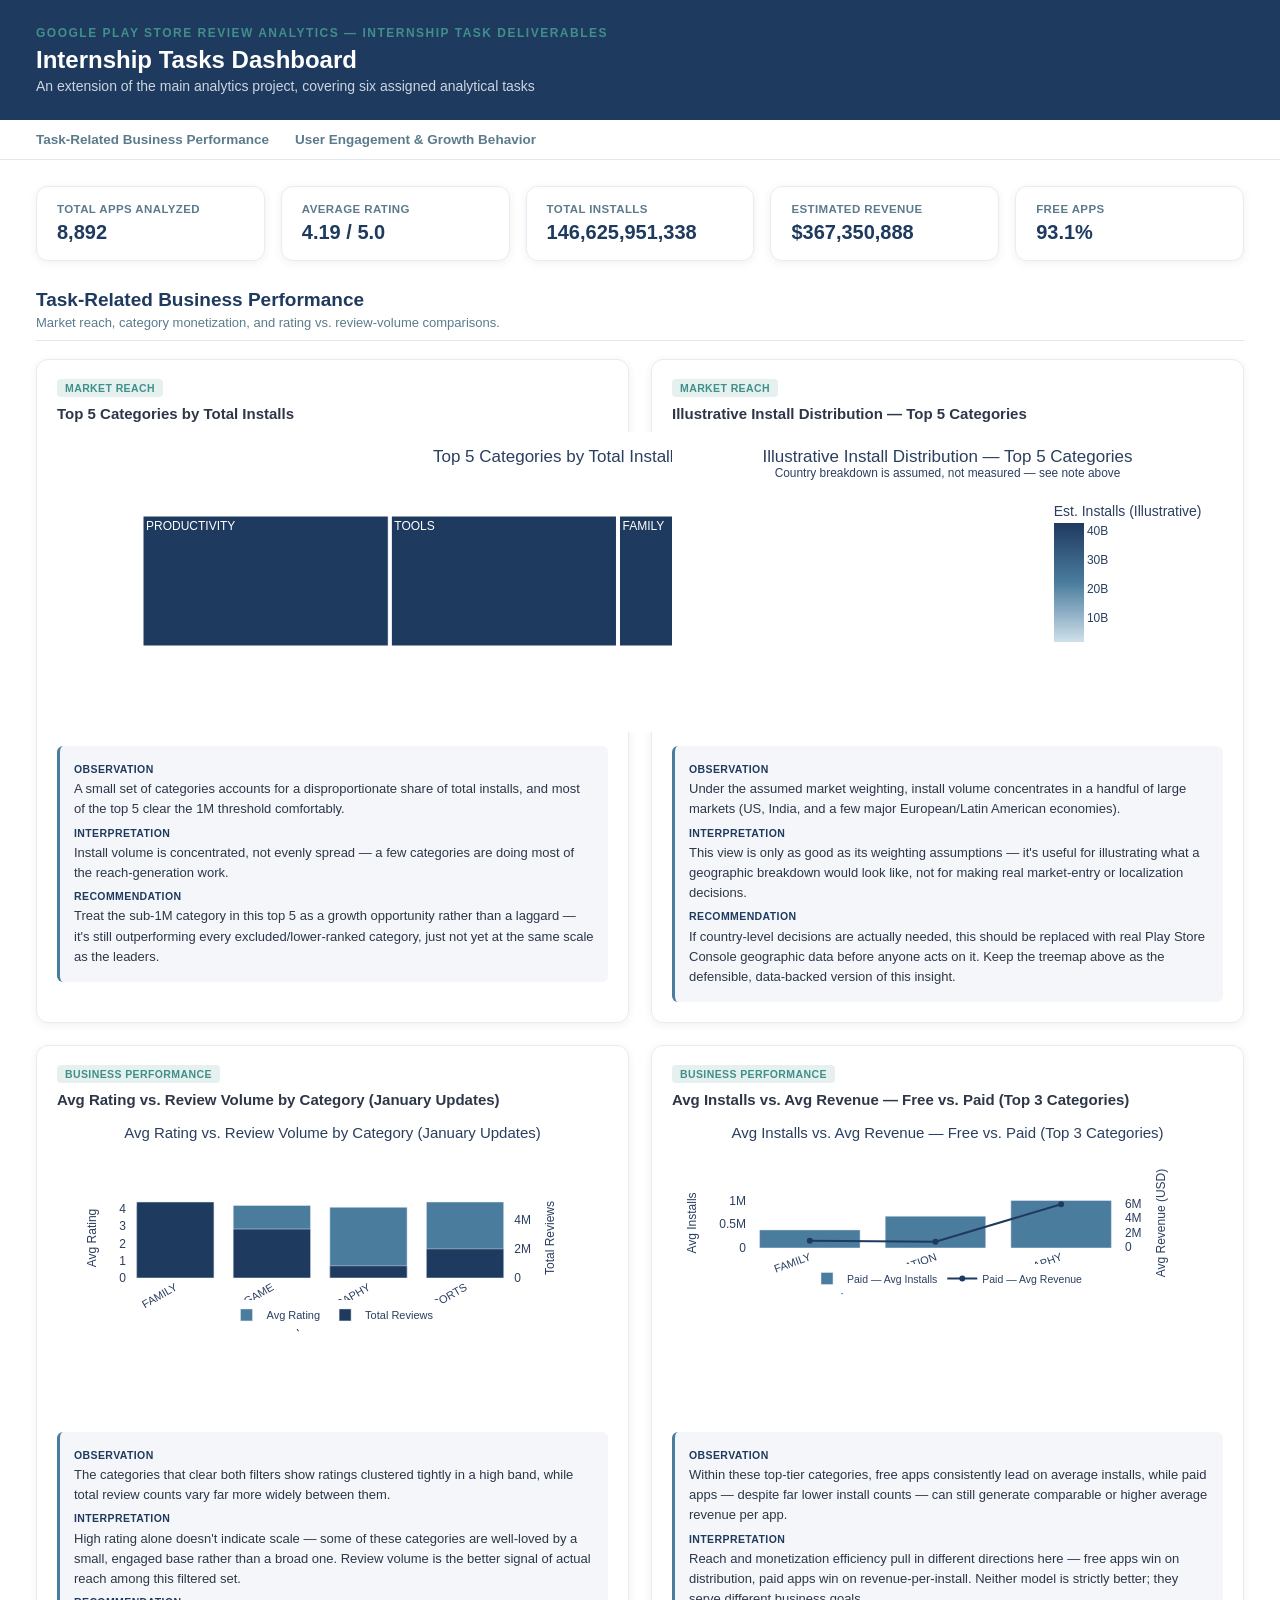
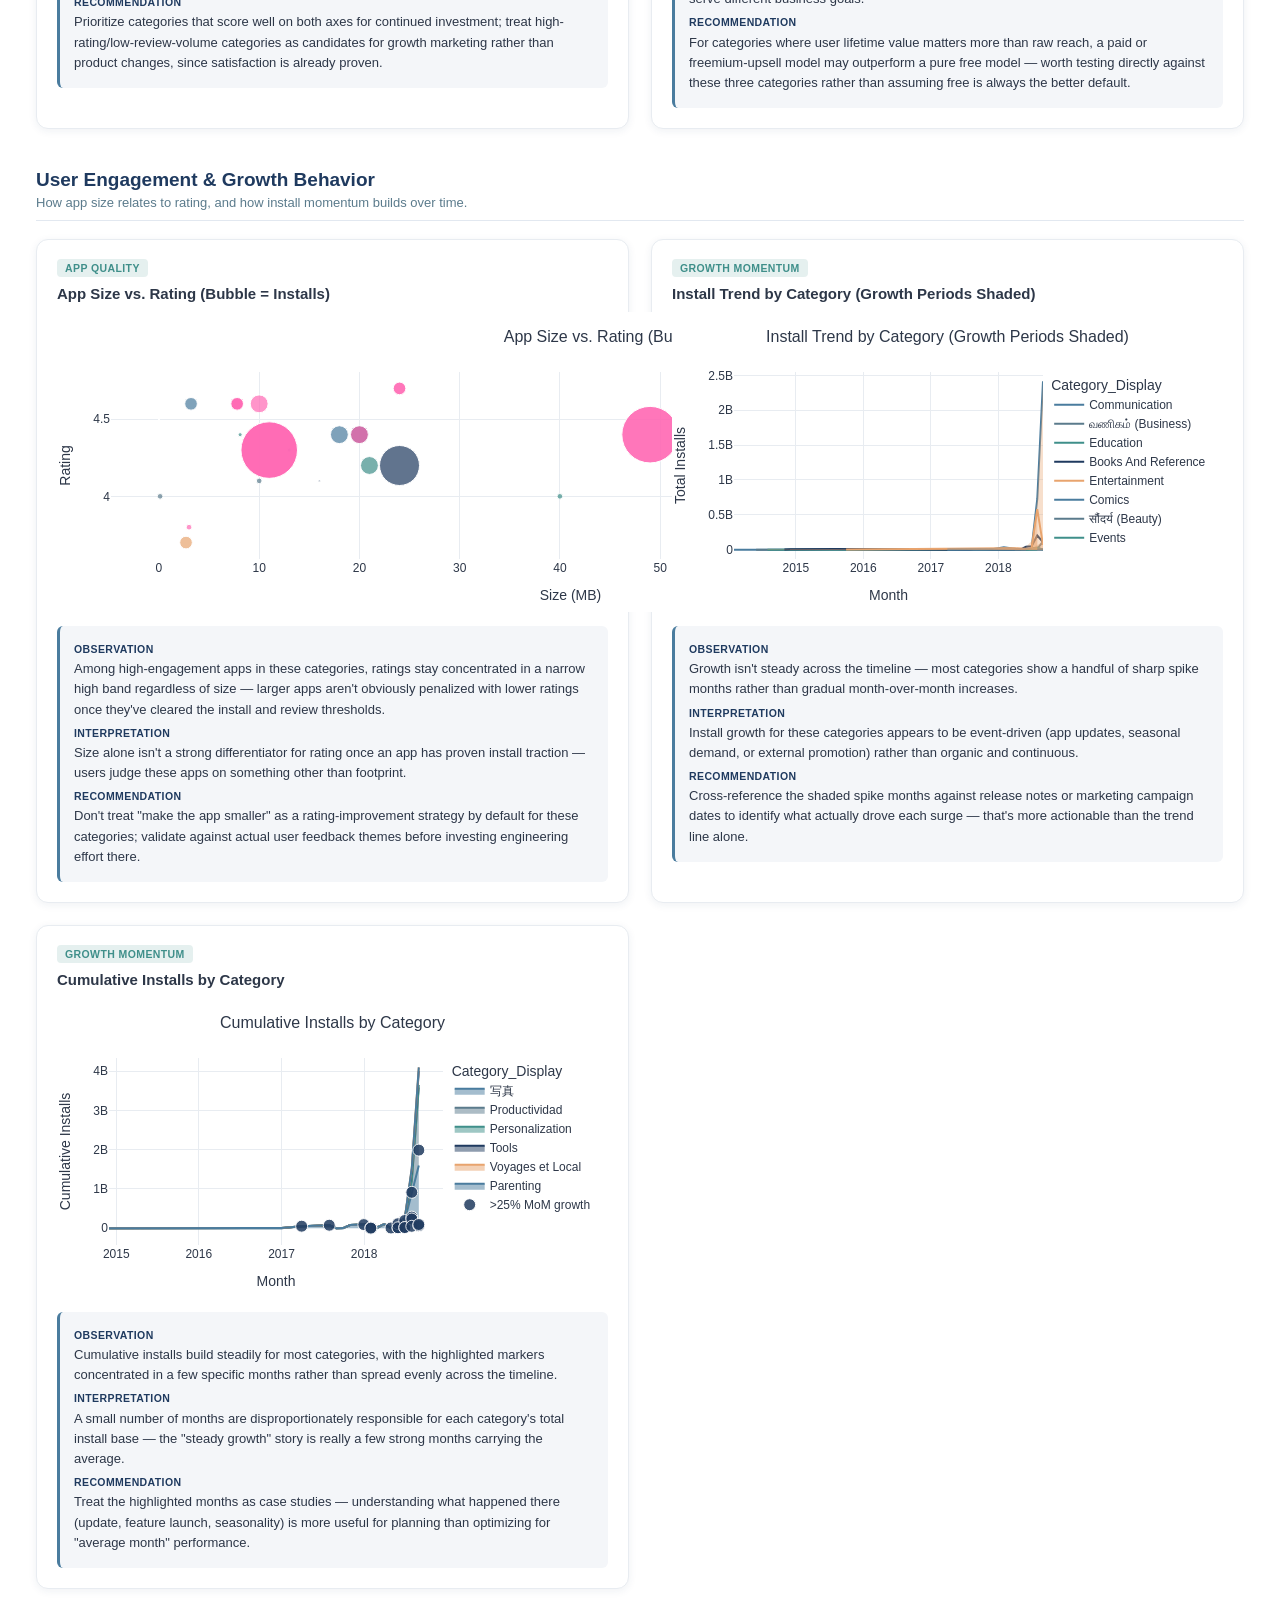
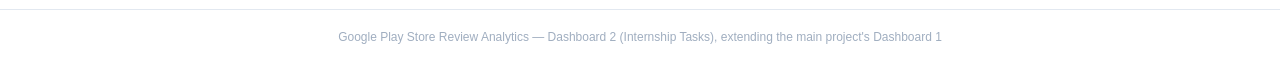
<file: dashboards/Internship_tasks_dashboard.html>
<!DOCTYPE html>
<html>
<head>
<meta charset="utf-8">
<meta name="viewport" content="width=device-width, initial-scale=1.0">
<title>Internship Assignment Tasks — Executive Dashboard</title>
<script src="https://cdn.plot.ly/plotly-latest.min.js"></script>
<style>
    * { box-sizing: border-box; }
    body { font-family: 'Segoe UI', Arial, sans-serif; background: #FFFFFF; color: #2D3748; margin: 0; }
    header { background: #1F3A5F; color: white; padding: 26px 36px; }
    header .eyebrow { font-size: 12px; letter-spacing: 1.5px; text-transform: uppercase; color: #3F8F8A; font-weight: 600; }
    header h1 { margin: 6px 0 4px; font-size: 24px; }
    header p { margin: 0; color: #CBD5E0; font-size: 14px; }

    nav { position: sticky; top: 0; background: #FFFFFF; border-bottom: 1px solid #E2E8F0;
           padding: 12px 36px; display: flex; gap: 26px; z-index: 10; }
    nav a { color: #5B7B8C; text-decoration: none; font-weight: 600; font-size: 13.5px; }
    nav a:hover { color: #1F3A5F; }

    .kpi-strip { display: flex; flex-wrap: wrap; gap: 16px; padding: 26px 36px 8px; }
    .kpi { background: white; border-radius: 12px; padding: 16px 20px; min-width: 170px; flex: 1 1 170px;
            border: 1px solid #E8ECF1; box-shadow: 0 2px 8px rgba(31,58,95,0.07); }
    .kpi-label { font-size: 11.5px; color: #5B7B8C; font-weight: 600; text-transform: uppercase;
                   letter-spacing: .4px; margin-bottom: 6px; }
    .kpi-value { font-size: 20px; font-weight: 700; color: #1F3A5F; }

    section { padding: 20px 36px 12px; }
    .section-head { border-bottom: 1px solid #E2E8F0; margin-bottom: 18px; padding-bottom: 10px; }
    .section-head h2 { margin: 0; font-size: 19px; color: #1F3A5F; }
    .section-head p { margin: 4px 0 0; font-size: 13px; color: #5B7B8C; }

    .grid { display: grid; grid-template-columns: repeat(auto-fit, minmax(420px, 1fr)); gap: 22px; padding-bottom: 8px; }
    .card { background: white; border-radius: 12px; padding: 18px 20px 20px; border: 1px solid #E8ECF1;
             box-shadow: 0 2px 8px rgba(31,58,95,0.07); }
    .section-chip { display: inline-block; background: #3F8F8A22; color: #3F8F8A;
                      font-size: 10.5px; font-weight: 700; text-transform: uppercase; letter-spacing: .4px;
                      padding: 3px 8px; border-radius: 4px; margin-bottom: 8px; }
    .card h3 { margin: 0 0 10px; font-size: 15px; color: #2D3748; }
    .chart-wrap { width: 100%; min-height: 300px; }
    .chart-wrap .plotly-graph-div { width: 100% !important; height: 100% !important; min-height: 300px; }

    .insight-block { background: #F4F6F9; border-left: 3px solid #4A7C9E; border-radius: 6px;
                       padding: 10px 14px; margin-top: 14px; font-size: 13px; line-height: 1.55; }
    .insight-block p { margin: 5px 0; }
    .tag { display: block; font-size: 10.5px; font-weight: 700; text-transform: uppercase;
            letter-spacing: .4px; color: #1F3A5F; margin-bottom: 2px; }
    footer { padding: 20px 36px 32px; font-size: 12px; color: #A0AEC0; text-align: center; border-top: 1px solid #E2E8F0; }

    @media (max-width: 640px) {
        .grid { grid-template-columns: 1fr; }
        nav { overflow-x: auto; gap: 18px; }
    }
</style>
</head>
<body>
<header>
    <div class="eyebrow">Google Play Store Review Analytics — Internship Task Deliverables</div>
    <h1>Internship Tasks Dashboard</h1>
    <p>An extension of the main analytics project, covering six assigned analytical tasks</p>
</header>
<nav><a href="#performance">Task-Related Business Performance</a><a href="#engagement">User Engagement & Growth Behavior</a></nav>
<div class="kpi-strip"><div class="kpi"><div class="kpi-label">Total Apps Analyzed</div><div class="kpi-value">8,892</div></div><div class="kpi"><div class="kpi-label">Average Rating</div><div class="kpi-value">4.19 / 5.0</div></div><div class="kpi"><div class="kpi-label">Total Installs</div><div class="kpi-value">146,625,951,338</div></div><div class="kpi"><div class="kpi-label">Estimated Revenue</div><div class="kpi-value">$367,350,888</div></div><div class="kpi"><div class="kpi-label">Free Apps</div><div class="kpi-value">93.1%</div></div></div>
<section id="performance"><div class="section-head"><h2>Task-Related Business Performance</h2><p>Market reach, category monetization, and rating vs. review-volume comparisons.</p></div><div class="grid">
    <div class="card">
        <span class="section-chip">Market Reach</span>
        <h3>Top 5 Categories by Total Installs</h3>
        <div class="chart-wrap"><div>                            <div id="f3f3cf9b-3105-44e5-8bad-31a780d420a9" class="plotly-graph-div" style="height:100%; width:100%;"></div>            <script type="text/javascript">                                    window.PLOTLYENV=window.PLOTLYENV || {};                                    if (document.getElementById("f3f3cf9b-3105-44e5-8bad-31a780d420a9")) {                    Plotly.newPlot(                        "f3f3cf9b-3105-44e5-8bad-31a780d420a9",                        [{"branchvalues":"total","customdata":[[true],[true],[true],[true],[true]],"domain":{"x":[0.0,1.0],"y":[0.0,1.0]},"hovertemplate":"labels=%{label}\u003cbr\u003eTotal_Installs=%{value}\u003cbr\u003eparent=%{parent}\u003cbr\u003eid=%{id}\u003cbr\u003eAbove_1M=%{customdata[0]}\u003cextra\u003e\u003c\u002fextra\u003e","ids":["FAMILY","PHOTOGRAPHY","PRODUCTIVITY","TOOLS","TRAVEL_AND_LOCAL"],"labels":["FAMILY","PHOTOGRAPHY","PRODUCTIVITY","TOOLS","TRAVEL_AND_LOCAL"],"marker":{"colors":["#1F3A5F","#1F3A5F","#1F3A5F","#1F3A5F","#1F3A5F"]},"name":"","parents":["","","","",""],"values":[10041130590,9721243130,12463070180,11450724500,6361859300],"type":"treemap"}],                        {"legend":{"tracegroupgap":0},"margin":{"t":60},"template":{"data":{"barpolar":[{"marker":{"line":{"color":"#E5ECF6","width":0.5},"pattern":{"fillmode":"overlay","size":10,"solidity":0.2}},"type":"barpolar"}],"bar":[{"error_x":{"color":"#2a3f5f"},"error_y":{"color":"#2a3f5f"},"marker":{"line":{"color":"#E5ECF6","width":0.5},"pattern":{"fillmode":"overlay","size":10,"solidity":0.2}},"type":"bar"}],"carpet":[{"aaxis":{"endlinecolor":"#2a3f5f","gridcolor":"white","linecolor":"white","minorgridcolor":"white","startlinecolor":"#2a3f5f"},"baxis":{"endlinecolor":"#2a3f5f","gridcolor":"white","linecolor":"white","minorgridcolor":"white","startlinecolor":"#2a3f5f"},"type":"carpet"}],"choropleth":[{"colorbar":{"outlinewidth":0,"ticks":""},"type":"choropleth"}],"contourcarpet":[{"colorbar":{"outlinewidth":0,"ticks":""},"type":"contourcarpet"}],"contour":[{"colorbar":{"outlinewidth":0,"ticks":""},"colorscale":[[0.0,"#0d0887"],[0.1111111111111111,"#46039f"],[0.2222222222222222,"#7201a8"],[0.3333333333333333,"#9c179e"],[0.4444444444444444,"#bd3786"],[0.5555555555555556,"#d8576b"],[0.6666666666666666,"#ed7953"],[0.7777777777777778,"#fb9f3a"],[0.8888888888888888,"#fdca26"],[1.0,"#f0f921"]],"type":"contour"}],"heatmapgl":[{"colorbar":{"outlinewidth":0,"ticks":""},"colorscale":[[0.0,"#0d0887"],[0.1111111111111111,"#46039f"],[0.2222222222222222,"#7201a8"],[0.3333333333333333,"#9c179e"],[0.4444444444444444,"#bd3786"],[0.5555555555555556,"#d8576b"],[0.6666666666666666,"#ed7953"],[0.7777777777777778,"#fb9f3a"],[0.8888888888888888,"#fdca26"],[1.0,"#f0f921"]],"type":"heatmapgl"}],"heatmap":[{"colorbar":{"outlinewidth":0,"ticks":""},"colorscale":[[0.0,"#0d0887"],[0.1111111111111111,"#46039f"],[0.2222222222222222,"#7201a8"],[0.3333333333333333,"#9c179e"],[0.4444444444444444,"#bd3786"],[0.5555555555555556,"#d8576b"],[0.6666666666666666,"#ed7953"],[0.7777777777777778,"#fb9f3a"],[0.8888888888888888,"#fdca26"],[1.0,"#f0f921"]],"type":"heatmap"}],"histogram2dcontour":[{"colorbar":{"outlinewidth":0,"ticks":""},"colorscale":[[0.0,"#0d0887"],[0.1111111111111111,"#46039f"],[0.2222222222222222,"#7201a8"],[0.3333333333333333,"#9c179e"],[0.4444444444444444,"#bd3786"],[0.5555555555555556,"#d8576b"],[0.6666666666666666,"#ed7953"],[0.7777777777777778,"#fb9f3a"],[0.8888888888888888,"#fdca26"],[1.0,"#f0f921"]],"type":"histogram2dcontour"}],"histogram2d":[{"colorbar":{"outlinewidth":0,"ticks":""},"colorscale":[[0.0,"#0d0887"],[0.1111111111111111,"#46039f"],[0.2222222222222222,"#7201a8"],[0.3333333333333333,"#9c179e"],[0.4444444444444444,"#bd3786"],[0.5555555555555556,"#d8576b"],[0.6666666666666666,"#ed7953"],[0.7777777777777778,"#fb9f3a"],[0.8888888888888888,"#fdca26"],[1.0,"#f0f921"]],"type":"histogram2d"}],"histogram":[{"marker":{"pattern":{"fillmode":"overlay","size":10,"solidity":0.2}},"type":"histogram"}],"mesh3d":[{"colorbar":{"outlinewidth":0,"ticks":""},"type":"mesh3d"}],"parcoords":[{"line":{"colorbar":{"outlinewidth":0,"ticks":""}},"type":"parcoords"}],"pie":[{"automargin":true,"type":"pie"}],"scatter3d":[{"line":{"colorbar":{"outlinewidth":0,"ticks":""}},"marker":{"colorbar":{"outlinewidth":0,"ticks":""}},"type":"scatter3d"}],"scattercarpet":[{"marker":{"colorbar":{"outlinewidth":0,"ticks":""}},"type":"scattercarpet"}],"scattergeo":[{"marker":{"colorbar":{"outlinewidth":0,"ticks":""}},"type":"scattergeo"}],"scattergl":[{"marker":{"colorbar":{"outlinewidth":0,"ticks":""}},"type":"scattergl"}],"scattermapbox":[{"marker":{"colorbar":{"outlinewidth":0,"ticks":""}},"type":"scattermapbox"}],"scatterpolargl":[{"marker":{"colorbar":{"outlinewidth":0,"ticks":""}},"type":"scatterpolargl"}],"scatterpolar":[{"marker":{"colorbar":{"outlinewidth":0,"ticks":""}},"type":"scatterpolar"}],"scatter":[{"fillpattern":{"fillmode":"overlay","size":10,"solidity":0.2},"type":"scatter"}],"scatterternary":[{"marker":{"colorbar":{"outlinewidth":0,"ticks":""}},"type":"scatterternary"}],"surface":[{"colorbar":{"outlinewidth":0,"ticks":""},"colorscale":[[0.0,"#0d0887"],[0.1111111111111111,"#46039f"],[0.2222222222222222,"#7201a8"],[0.3333333333333333,"#9c179e"],[0.4444444444444444,"#bd3786"],[0.5555555555555556,"#d8576b"],[0.6666666666666666,"#ed7953"],[0.7777777777777778,"#fb9f3a"],[0.8888888888888888,"#fdca26"],[1.0,"#f0f921"]],"type":"surface"}],"table":[{"cells":{"fill":{"color":"#EBF0F8"},"line":{"color":"white"}},"header":{"fill":{"color":"#C8D4E3"},"line":{"color":"white"}},"type":"table"}]},"layout":{"annotationdefaults":{"arrowcolor":"#2a3f5f","arrowhead":0,"arrowwidth":1},"autotypenumbers":"strict","coloraxis":{"colorbar":{"outlinewidth":0,"ticks":""}},"colorscale":{"diverging":[[0,"#8e0152"],[0.1,"#c51b7d"],[0.2,"#de77ae"],[0.3,"#f1b6da"],[0.4,"#fde0ef"],[0.5,"#f7f7f7"],[0.6,"#e6f5d0"],[0.7,"#b8e186"],[0.8,"#7fbc41"],[0.9,"#4d9221"],[1,"#276419"]],"sequential":[[0.0,"#0d0887"],[0.1111111111111111,"#46039f"],[0.2222222222222222,"#7201a8"],[0.3333333333333333,"#9c179e"],[0.4444444444444444,"#bd3786"],[0.5555555555555556,"#d8576b"],[0.6666666666666666,"#ed7953"],[0.7777777777777778,"#fb9f3a"],[0.8888888888888888,"#fdca26"],[1.0,"#f0f921"]],"sequentialminus":[[0.0,"#0d0887"],[0.1111111111111111,"#46039f"],[0.2222222222222222,"#7201a8"],[0.3333333333333333,"#9c179e"],[0.4444444444444444,"#bd3786"],[0.5555555555555556,"#d8576b"],[0.6666666666666666,"#ed7953"],[0.7777777777777778,"#fb9f3a"],[0.8888888888888888,"#fdca26"],[1.0,"#f0f921"]]},"colorway":["#636efa","#EF553B","#00cc96","#ab63fa","#FFA15A","#19d3f3","#FF6692","#B6E880","#FF97FF","#FECB52"],"font":{"color":"#2a3f5f"},"geo":{"bgcolor":"white","lakecolor":"white","landcolor":"#E5ECF6","showlakes":true,"showland":true,"subunitcolor":"white"},"hoverlabel":{"align":"left"},"hovermode":"closest","mapbox":{"style":"light"},"paper_bgcolor":"white","plot_bgcolor":"#E5ECF6","polar":{"angularaxis":{"gridcolor":"white","linecolor":"white","ticks":""},"bgcolor":"#E5ECF6","radialaxis":{"gridcolor":"white","linecolor":"white","ticks":""}},"scene":{"xaxis":{"backgroundcolor":"#E5ECF6","gridcolor":"white","gridwidth":2,"linecolor":"white","showbackground":true,"ticks":"","zerolinecolor":"white"},"yaxis":{"backgroundcolor":"#E5ECF6","gridcolor":"white","gridwidth":2,"linecolor":"white","showbackground":true,"ticks":"","zerolinecolor":"white"},"zaxis":{"backgroundcolor":"#E5ECF6","gridcolor":"white","gridwidth":2,"linecolor":"white","showbackground":true,"ticks":"","zerolinecolor":"white"}},"shapedefaults":{"line":{"color":"#2a3f5f"}},"ternary":{"aaxis":{"gridcolor":"white","linecolor":"white","ticks":""},"baxis":{"gridcolor":"white","linecolor":"white","ticks":""},"bgcolor":"#E5ECF6","caxis":{"gridcolor":"white","linecolor":"white","ticks":""}},"title":{"x":0.05},"xaxis":{"automargin":true,"gridcolor":"white","linecolor":"white","ticks":"","title":{"standoff":15},"zerolinecolor":"white","zerolinewidth":2},"yaxis":{"automargin":true,"gridcolor":"white","linecolor":"white","ticks":"","title":{"standoff":15},"zerolinecolor":"white","zerolinewidth":2}}},"title":{"text":"Top 5 Categories by Total Installs (Dark = Exceeds 1M)","x":0.5},"autosize":true},                        {"displayModeBar": false, "responsive": true}                    )                };                            </script>        </div></div>
        <div class="insight-block">
            <p><span class="tag">Observation</span>A small set of categories accounts for a disproportionate share of total installs, and most of the top 5 clear the 1M threshold comfortably.</p>
            <p><span class="tag">Interpretation</span>Install volume is concentrated, not evenly spread — a few categories are doing most of the reach-generation work.</p>
            <p><span class="tag">Recommendation</span>Treat the sub-1M category in this top 5 as a growth opportunity rather than a laggard — it's still outperforming every excluded/lower-ranked category, just not yet at the same scale as the leaders.</p>
        </div>
    </div>
    
    <div class="card">
        <span class="section-chip">Market Reach</span>
        <h3>Illustrative Install Distribution — Top 5 Categories</h3>
        <div class="chart-wrap"><div>                            <div id="0c0d6285-fc58-4af8-a4e7-800daab6dfb1" class="plotly-graph-div" style="height:100%; width:100%;"></div>            <script type="text/javascript">                                    window.PLOTLYENV=window.PLOTLYENV || {};                                    if (document.getElementById("0c0d6285-fc58-4af8-a4e7-800daab6dfb1")) {                    Plotly.newPlot(                        "0c0d6285-fc58-4af8-a4e7-800daab6dfb1",                        [{"coloraxis":"coloraxis","geo":"geo","hovertemplate":"Country=%{location}\u003cbr\u003eEst. Installs (Illustrative)=%{z}\u003cextra\u003e\u003c\u002fextra\u003e","locations":["BRA","GBR","IDN","IND","USA"],"name":"","z":[1458186469.5,1944248626.0,1458186469.5,2430310782.5,42747095352.5],"type":"choropleth"}],                        {"coloraxis":{"colorbar":{"title":{"text":"Est. Installs (Illustrative)"}},"colorscale":[[0.0,"#CFE0EA"],[0.5,"#4A7C9E"],[1.0,"#1F3A5F"]]},"geo":{"domain":{"x":[0.0,1.0],"y":[0.0,1.0]}},"legend":{"tracegroupgap":0},"margin":{"t":60},"template":{"data":{"barpolar":[{"marker":{"line":{"color":"#E5ECF6","width":0.5},"pattern":{"fillmode":"overlay","size":10,"solidity":0.2}},"type":"barpolar"}],"bar":[{"error_x":{"color":"#2a3f5f"},"error_y":{"color":"#2a3f5f"},"marker":{"line":{"color":"#E5ECF6","width":0.5},"pattern":{"fillmode":"overlay","size":10,"solidity":0.2}},"type":"bar"}],"carpet":[{"aaxis":{"endlinecolor":"#2a3f5f","gridcolor":"white","linecolor":"white","minorgridcolor":"white","startlinecolor":"#2a3f5f"},"baxis":{"endlinecolor":"#2a3f5f","gridcolor":"white","linecolor":"white","minorgridcolor":"white","startlinecolor":"#2a3f5f"},"type":"carpet"}],"choropleth":[{"colorbar":{"outlinewidth":0,"ticks":""},"type":"choropleth"}],"contourcarpet":[{"colorbar":{"outlinewidth":0,"ticks":""},"type":"contourcarpet"}],"contour":[{"colorbar":{"outlinewidth":0,"ticks":""},"colorscale":[[0.0,"#0d0887"],[0.1111111111111111,"#46039f"],[0.2222222222222222,"#7201a8"],[0.3333333333333333,"#9c179e"],[0.4444444444444444,"#bd3786"],[0.5555555555555556,"#d8576b"],[0.6666666666666666,"#ed7953"],[0.7777777777777778,"#fb9f3a"],[0.8888888888888888,"#fdca26"],[1.0,"#f0f921"]],"type":"contour"}],"heatmapgl":[{"colorbar":{"outlinewidth":0,"ticks":""},"colorscale":[[0.0,"#0d0887"],[0.1111111111111111,"#46039f"],[0.2222222222222222,"#7201a8"],[0.3333333333333333,"#9c179e"],[0.4444444444444444,"#bd3786"],[0.5555555555555556,"#d8576b"],[0.6666666666666666,"#ed7953"],[0.7777777777777778,"#fb9f3a"],[0.8888888888888888,"#fdca26"],[1.0,"#f0f921"]],"type":"heatmapgl"}],"heatmap":[{"colorbar":{"outlinewidth":0,"ticks":""},"colorscale":[[0.0,"#0d0887"],[0.1111111111111111,"#46039f"],[0.2222222222222222,"#7201a8"],[0.3333333333333333,"#9c179e"],[0.4444444444444444,"#bd3786"],[0.5555555555555556,"#d8576b"],[0.6666666666666666,"#ed7953"],[0.7777777777777778,"#fb9f3a"],[0.8888888888888888,"#fdca26"],[1.0,"#f0f921"]],"type":"heatmap"}],"histogram2dcontour":[{"colorbar":{"outlinewidth":0,"ticks":""},"colorscale":[[0.0,"#0d0887"],[0.1111111111111111,"#46039f"],[0.2222222222222222,"#7201a8"],[0.3333333333333333,"#9c179e"],[0.4444444444444444,"#bd3786"],[0.5555555555555556,"#d8576b"],[0.6666666666666666,"#ed7953"],[0.7777777777777778,"#fb9f3a"],[0.8888888888888888,"#fdca26"],[1.0,"#f0f921"]],"type":"histogram2dcontour"}],"histogram2d":[{"colorbar":{"outlinewidth":0,"ticks":""},"colorscale":[[0.0,"#0d0887"],[0.1111111111111111,"#46039f"],[0.2222222222222222,"#7201a8"],[0.3333333333333333,"#9c179e"],[0.4444444444444444,"#bd3786"],[0.5555555555555556,"#d8576b"],[0.6666666666666666,"#ed7953"],[0.7777777777777778,"#fb9f3a"],[0.8888888888888888,"#fdca26"],[1.0,"#f0f921"]],"type":"histogram2d"}],"histogram":[{"marker":{"pattern":{"fillmode":"overlay","size":10,"solidity":0.2}},"type":"histogram"}],"mesh3d":[{"colorbar":{"outlinewidth":0,"ticks":""},"type":"mesh3d"}],"parcoords":[{"line":{"colorbar":{"outlinewidth":0,"ticks":""}},"type":"parcoords"}],"pie":[{"automargin":true,"type":"pie"}],"scatter3d":[{"line":{"colorbar":{"outlinewidth":0,"ticks":""}},"marker":{"colorbar":{"outlinewidth":0,"ticks":""}},"type":"scatter3d"}],"scattercarpet":[{"marker":{"colorbar":{"outlinewidth":0,"ticks":""}},"type":"scattercarpet"}],"scattergeo":[{"marker":{"colorbar":{"outlinewidth":0,"ticks":""}},"type":"scattergeo"}],"scattergl":[{"marker":{"colorbar":{"outlinewidth":0,"ticks":""}},"type":"scattergl"}],"scattermapbox":[{"marker":{"colorbar":{"outlinewidth":0,"ticks":""}},"type":"scattermapbox"}],"scatterpolargl":[{"marker":{"colorbar":{"outlinewidth":0,"ticks":""}},"type":"scatterpolargl"}],"scatterpolar":[{"marker":{"colorbar":{"outlinewidth":0,"ticks":""}},"type":"scatterpolar"}],"scatter":[{"fillpattern":{"fillmode":"overlay","size":10,"solidity":0.2},"type":"scatter"}],"scatterternary":[{"marker":{"colorbar":{"outlinewidth":0,"ticks":""}},"type":"scatterternary"}],"surface":[{"colorbar":{"outlinewidth":0,"ticks":""},"colorscale":[[0.0,"#0d0887"],[0.1111111111111111,"#46039f"],[0.2222222222222222,"#7201a8"],[0.3333333333333333,"#9c179e"],[0.4444444444444444,"#bd3786"],[0.5555555555555556,"#d8576b"],[0.6666666666666666,"#ed7953"],[0.7777777777777778,"#fb9f3a"],[0.8888888888888888,"#fdca26"],[1.0,"#f0f921"]],"type":"surface"}],"table":[{"cells":{"fill":{"color":"#EBF0F8"},"line":{"color":"white"}},"header":{"fill":{"color":"#C8D4E3"},"line":{"color":"white"}},"type":"table"}]},"layout":{"annotationdefaults":{"arrowcolor":"#2a3f5f","arrowhead":0,"arrowwidth":1},"autotypenumbers":"strict","coloraxis":{"colorbar":{"outlinewidth":0,"ticks":""}},"colorscale":{"diverging":[[0,"#8e0152"],[0.1,"#c51b7d"],[0.2,"#de77ae"],[0.3,"#f1b6da"],[0.4,"#fde0ef"],[0.5,"#f7f7f7"],[0.6,"#e6f5d0"],[0.7,"#b8e186"],[0.8,"#7fbc41"],[0.9,"#4d9221"],[1,"#276419"]],"sequential":[[0.0,"#0d0887"],[0.1111111111111111,"#46039f"],[0.2222222222222222,"#7201a8"],[0.3333333333333333,"#9c179e"],[0.4444444444444444,"#bd3786"],[0.5555555555555556,"#d8576b"],[0.6666666666666666,"#ed7953"],[0.7777777777777778,"#fb9f3a"],[0.8888888888888888,"#fdca26"],[1.0,"#f0f921"]],"sequentialminus":[[0.0,"#0d0887"],[0.1111111111111111,"#46039f"],[0.2222222222222222,"#7201a8"],[0.3333333333333333,"#9c179e"],[0.4444444444444444,"#bd3786"],[0.5555555555555556,"#d8576b"],[0.6666666666666666,"#ed7953"],[0.7777777777777778,"#fb9f3a"],[0.8888888888888888,"#fdca26"],[1.0,"#f0f921"]]},"colorway":["#636efa","#EF553B","#00cc96","#ab63fa","#FFA15A","#19d3f3","#FF6692","#B6E880","#FF97FF","#FECB52"],"font":{"color":"#2a3f5f"},"geo":{"bgcolor":"white","lakecolor":"white","landcolor":"#E5ECF6","showlakes":true,"showland":true,"subunitcolor":"white"},"hoverlabel":{"align":"left"},"hovermode":"closest","mapbox":{"style":"light"},"paper_bgcolor":"white","plot_bgcolor":"#E5ECF6","polar":{"angularaxis":{"gridcolor":"white","linecolor":"white","ticks":""},"bgcolor":"#E5ECF6","radialaxis":{"gridcolor":"white","linecolor":"white","ticks":""}},"scene":{"xaxis":{"backgroundcolor":"#E5ECF6","gridcolor":"white","gridwidth":2,"linecolor":"white","showbackground":true,"ticks":"","zerolinecolor":"white"},"yaxis":{"backgroundcolor":"#E5ECF6","gridcolor":"white","gridwidth":2,"linecolor":"white","showbackground":true,"ticks":"","zerolinecolor":"white"},"zaxis":{"backgroundcolor":"#E5ECF6","gridcolor":"white","gridwidth":2,"linecolor":"white","showbackground":true,"ticks":"","zerolinecolor":"white"}},"shapedefaults":{"line":{"color":"#2a3f5f"}},"ternary":{"aaxis":{"gridcolor":"white","linecolor":"white","ticks":""},"baxis":{"gridcolor":"white","linecolor":"white","ticks":""},"bgcolor":"#E5ECF6","caxis":{"gridcolor":"white","linecolor":"white","ticks":""}},"title":{"x":0.05},"xaxis":{"automargin":true,"gridcolor":"white","linecolor":"white","ticks":"","title":{"standoff":15},"zerolinecolor":"white","zerolinewidth":2},"yaxis":{"automargin":true,"gridcolor":"white","linecolor":"white","ticks":"","title":{"standoff":15},"zerolinecolor":"white","zerolinewidth":2}}},"title":{"text":"Illustrative Install Distribution \u2014 Top 5 Categories\u003cbr\u003e\u003csup\u003eCountry breakdown is assumed, not measured \u2014 see note above\u003c\u002fsup\u003e","x":0.5},"autosize":true},                        {"displayModeBar": false, "responsive": true}                    )                };                            </script>        </div></div>
        <div class="insight-block">
            <p><span class="tag">Observation</span>Under the assumed market weighting, install volume concentrates in a handful of large markets (US, India, and a few major European/Latin American economies).</p>
            <p><span class="tag">Interpretation</span>This view is only as good as its weighting assumptions — it's useful for illustrating what a geographic breakdown would look like, not for making real market-entry or localization decisions.</p>
            <p><span class="tag">Recommendation</span>If country-level decisions are actually needed, this should be replaced with real Play Store Console geographic data before anyone acts on it. Keep the treemap above as the defensible, data-backed version of this insight.</p>
        </div>
    </div>
    
    <div class="card">
        <span class="section-chip">Business Performance</span>
        <h3>Avg Rating vs. Review Volume by Category (January Updates)</h3>
        <div class="chart-wrap"><div>                            <div id="3fce70f4-8e81-482e-8630-fb37d76b0d83" class="plotly-graph-div" style="height:100%; width:100%;"></div>            <script type="text/javascript">                                    window.PLOTLYENV=window.PLOTLYENV || {};                                    if (document.getElementById("3fce70f4-8e81-482e-8630-fb37d76b0d83")) {                    Plotly.newPlot(                        "3fce70f4-8e81-482e-8630-fb37d76b0d83",                        [{"marker":{"color":"#4A7C9E"},"name":"Avg Rating","x":["FAMILY","GAME","PHOTOGRAPHY","SPORTS"],"xaxis":"x","y":[4.175238095238095,4.1976744186046515,4.092307692307693,4.4],"yaxis":"y","type":"bar"},{"marker":{"color":"#1F3A5F"},"name":"Total Reviews","x":["FAMILY","GAME","PHOTOGRAPHY","SPORTS"],"xaxis":"x","y":[5222372,3363305,841455,2006737],"yaxis":"y2","type":"bar"}],                        {"barmode":"group","font":{"size":12},"legend":{"font":{"size":11},"orientation":"h","x":0.5,"xanchor":"center","y":-0.28,"yanchor":"top"},"margin":{"b":140,"l":70,"r":70,"t":80},"paper_bgcolor":"#FFFFFF","plot_bgcolor":"#FFFFFF","template":{"data":{"barpolar":[{"marker":{"line":{"color":"#E5ECF6","width":0.5},"pattern":{"fillmode":"overlay","size":10,"solidity":0.2}},"type":"barpolar"}],"bar":[{"error_x":{"color":"#2a3f5f"},"error_y":{"color":"#2a3f5f"},"marker":{"line":{"color":"#E5ECF6","width":0.5},"pattern":{"fillmode":"overlay","size":10,"solidity":0.2}},"type":"bar"}],"carpet":[{"aaxis":{"endlinecolor":"#2a3f5f","gridcolor":"white","linecolor":"white","minorgridcolor":"white","startlinecolor":"#2a3f5f"},"baxis":{"endlinecolor":"#2a3f5f","gridcolor":"white","linecolor":"white","minorgridcolor":"white","startlinecolor":"#2a3f5f"},"type":"carpet"}],"choropleth":[{"colorbar":{"outlinewidth":0,"ticks":""},"type":"choropleth"}],"contourcarpet":[{"colorbar":{"outlinewidth":0,"ticks":""},"type":"contourcarpet"}],"contour":[{"colorbar":{"outlinewidth":0,"ticks":""},"colorscale":[[0.0,"#0d0887"],[0.1111111111111111,"#46039f"],[0.2222222222222222,"#7201a8"],[0.3333333333333333,"#9c179e"],[0.4444444444444444,"#bd3786"],[0.5555555555555556,"#d8576b"],[0.6666666666666666,"#ed7953"],[0.7777777777777778,"#fb9f3a"],[0.8888888888888888,"#fdca26"],[1.0,"#f0f921"]],"type":"contour"}],"heatmapgl":[{"colorbar":{"outlinewidth":0,"ticks":""},"colorscale":[[0.0,"#0d0887"],[0.1111111111111111,"#46039f"],[0.2222222222222222,"#7201a8"],[0.3333333333333333,"#9c179e"],[0.4444444444444444,"#bd3786"],[0.5555555555555556,"#d8576b"],[0.6666666666666666,"#ed7953"],[0.7777777777777778,"#fb9f3a"],[0.8888888888888888,"#fdca26"],[1.0,"#f0f921"]],"type":"heatmapgl"}],"heatmap":[{"colorbar":{"outlinewidth":0,"ticks":""},"colorscale":[[0.0,"#0d0887"],[0.1111111111111111,"#46039f"],[0.2222222222222222,"#7201a8"],[0.3333333333333333,"#9c179e"],[0.4444444444444444,"#bd3786"],[0.5555555555555556,"#d8576b"],[0.6666666666666666,"#ed7953"],[0.7777777777777778,"#fb9f3a"],[0.8888888888888888,"#fdca26"],[1.0,"#f0f921"]],"type":"heatmap"}],"histogram2dcontour":[{"colorbar":{"outlinewidth":0,"ticks":""},"colorscale":[[0.0,"#0d0887"],[0.1111111111111111,"#46039f"],[0.2222222222222222,"#7201a8"],[0.3333333333333333,"#9c179e"],[0.4444444444444444,"#bd3786"],[0.5555555555555556,"#d8576b"],[0.6666666666666666,"#ed7953"],[0.7777777777777778,"#fb9f3a"],[0.8888888888888888,"#fdca26"],[1.0,"#f0f921"]],"type":"histogram2dcontour"}],"histogram2d":[{"colorbar":{"outlinewidth":0,"ticks":""},"colorscale":[[0.0,"#0d0887"],[0.1111111111111111,"#46039f"],[0.2222222222222222,"#7201a8"],[0.3333333333333333,"#9c179e"],[0.4444444444444444,"#bd3786"],[0.5555555555555556,"#d8576b"],[0.6666666666666666,"#ed7953"],[0.7777777777777778,"#fb9f3a"],[0.8888888888888888,"#fdca26"],[1.0,"#f0f921"]],"type":"histogram2d"}],"histogram":[{"marker":{"pattern":{"fillmode":"overlay","size":10,"solidity":0.2}},"type":"histogram"}],"mesh3d":[{"colorbar":{"outlinewidth":0,"ticks":""},"type":"mesh3d"}],"parcoords":[{"line":{"colorbar":{"outlinewidth":0,"ticks":""}},"type":"parcoords"}],"pie":[{"automargin":true,"type":"pie"}],"scatter3d":[{"line":{"colorbar":{"outlinewidth":0,"ticks":""}},"marker":{"colorbar":{"outlinewidth":0,"ticks":""}},"type":"scatter3d"}],"scattercarpet":[{"marker":{"colorbar":{"outlinewidth":0,"ticks":""}},"type":"scattercarpet"}],"scattergeo":[{"marker":{"colorbar":{"outlinewidth":0,"ticks":""}},"type":"scattergeo"}],"scattergl":[{"marker":{"colorbar":{"outlinewidth":0,"ticks":""}},"type":"scattergl"}],"scattermapbox":[{"marker":{"colorbar":{"outlinewidth":0,"ticks":""}},"type":"scattermapbox"}],"scatterpolargl":[{"marker":{"colorbar":{"outlinewidth":0,"ticks":""}},"type":"scatterpolargl"}],"scatterpolar":[{"marker":{"colorbar":{"outlinewidth":0,"ticks":""}},"type":"scatterpolar"}],"scatter":[{"fillpattern":{"fillmode":"overlay","size":10,"solidity":0.2},"type":"scatter"}],"scatterternary":[{"marker":{"colorbar":{"outlinewidth":0,"ticks":""}},"type":"scatterternary"}],"surface":[{"colorbar":{"outlinewidth":0,"ticks":""},"colorscale":[[0.0,"#0d0887"],[0.1111111111111111,"#46039f"],[0.2222222222222222,"#7201a8"],[0.3333333333333333,"#9c179e"],[0.4444444444444444,"#bd3786"],[0.5555555555555556,"#d8576b"],[0.6666666666666666,"#ed7953"],[0.7777777777777778,"#fb9f3a"],[0.8888888888888888,"#fdca26"],[1.0,"#f0f921"]],"type":"surface"}],"table":[{"cells":{"fill":{"color":"#EBF0F8"},"line":{"color":"white"}},"header":{"fill":{"color":"#C8D4E3"},"line":{"color":"white"}},"type":"table"}]},"layout":{"annotationdefaults":{"arrowcolor":"#2a3f5f","arrowhead":0,"arrowwidth":1},"autotypenumbers":"strict","coloraxis":{"colorbar":{"outlinewidth":0,"ticks":""}},"colorscale":{"diverging":[[0,"#8e0152"],[0.1,"#c51b7d"],[0.2,"#de77ae"],[0.3,"#f1b6da"],[0.4,"#fde0ef"],[0.5,"#f7f7f7"],[0.6,"#e6f5d0"],[0.7,"#b8e186"],[0.8,"#7fbc41"],[0.9,"#4d9221"],[1,"#276419"]],"sequential":[[0.0,"#0d0887"],[0.1111111111111111,"#46039f"],[0.2222222222222222,"#7201a8"],[0.3333333333333333,"#9c179e"],[0.4444444444444444,"#bd3786"],[0.5555555555555556,"#d8576b"],[0.6666666666666666,"#ed7953"],[0.7777777777777778,"#fb9f3a"],[0.8888888888888888,"#fdca26"],[1.0,"#f0f921"]],"sequentialminus":[[0.0,"#0d0887"],[0.1111111111111111,"#46039f"],[0.2222222222222222,"#7201a8"],[0.3333333333333333,"#9c179e"],[0.4444444444444444,"#bd3786"],[0.5555555555555556,"#d8576b"],[0.6666666666666666,"#ed7953"],[0.7777777777777778,"#fb9f3a"],[0.8888888888888888,"#fdca26"],[1.0,"#f0f921"]]},"colorway":["#636efa","#EF553B","#00cc96","#ab63fa","#FFA15A","#19d3f3","#FF6692","#B6E880","#FF97FF","#FECB52"],"font":{"color":"#2a3f5f"},"geo":{"bgcolor":"white","lakecolor":"white","landcolor":"#E5ECF6","showlakes":true,"showland":true,"subunitcolor":"white"},"hoverlabel":{"align":"left"},"hovermode":"closest","mapbox":{"style":"light"},"paper_bgcolor":"white","plot_bgcolor":"#E5ECF6","polar":{"angularaxis":{"gridcolor":"white","linecolor":"white","ticks":""},"bgcolor":"#E5ECF6","radialaxis":{"gridcolor":"white","linecolor":"white","ticks":""}},"scene":{"xaxis":{"backgroundcolor":"#E5ECF6","gridcolor":"white","gridwidth":2,"linecolor":"white","showbackground":true,"ticks":"","zerolinecolor":"white"},"yaxis":{"backgroundcolor":"#E5ECF6","gridcolor":"white","gridwidth":2,"linecolor":"white","showbackground":true,"ticks":"","zerolinecolor":"white"},"zaxis":{"backgroundcolor":"#E5ECF6","gridcolor":"white","gridwidth":2,"linecolor":"white","showbackground":true,"ticks":"","zerolinecolor":"white"}},"shapedefaults":{"line":{"color":"#2a3f5f"}},"ternary":{"aaxis":{"gridcolor":"white","linecolor":"white","ticks":""},"baxis":{"gridcolor":"white","linecolor":"white","ticks":""},"bgcolor":"#E5ECF6","caxis":{"gridcolor":"white","linecolor":"white","ticks":""}},"title":{"x":0.05},"xaxis":{"automargin":true,"gridcolor":"white","linecolor":"white","ticks":"","title":{"standoff":15},"zerolinecolor":"white","zerolinewidth":2},"yaxis":{"automargin":true,"gridcolor":"white","linecolor":"white","ticks":"","title":{"standoff":15},"zerolinecolor":"white","zerolinewidth":2}}},"title":{"font":{"size":15},"text":"Avg Rating vs. Review Volume by Category (January Updates)","x":0.5,"xanchor":"center","y":0.97,"yanchor":"top"},"xaxis":{"anchor":"y","domain":[0.0,0.94],"tickangle":-30,"tickfont":{"size":11}},"yaxis":{"anchor":"x","domain":[0.0,1.0],"title":{"font":{"size":12},"text":"Avg Rating"}},"yaxis2":{"anchor":"x","overlaying":"y","side":"right","title":{"font":{"size":12},"text":"Total Reviews"}},"autosize":true},                        {"displayModeBar": false, "responsive": true}                    )                };                            </script>        </div></div>
        <div class="insight-block">
            <p><span class="tag">Observation</span>The categories that clear both filters show ratings clustered tightly in a high band, while total review counts vary far more widely between them.</p>
            <p><span class="tag">Interpretation</span>High rating alone doesn't indicate scale — some of these categories are well-loved by a small, engaged base rather than a broad one. Review volume is the better signal of actual reach among this filtered set.</p>
            <p><span class="tag">Recommendation</span>Prioritize categories that score well on both axes for continued investment; treat high-rating/low-review-volume categories as candidates for growth marketing rather than product changes, since satisfaction is already proven.</p>
        </div>
    </div>
    
    <div class="card">
        <span class="section-chip">Business Performance</span>
        <h3>Avg Installs vs. Avg Revenue — Free vs. Paid (Top 3 Categories)</h3>
        <div class="chart-wrap"><div>                            <div id="41d1f3c3-9401-4ee1-9962-3315cb8ede04" class="plotly-graph-div" style="height:100%; width:100%;"></div>            <script type="text/javascript">                                    window.PLOTLYENV=window.PLOTLYENV || {};                                    if (document.getElementById("41d1f3c3-9401-4ee1-9962-3315cb8ede04")) {                    Plotly.newPlot(                        "41d1f3c3-9401-4ee1-9962-3315cb8ede04",                        [{"marker":{"color":"#4A7C9E"},"name":"Paid \u2014 Avg Installs","x":["FAMILY","PERSONALIZATION","PHOTOGRAPHY"],"xaxis":"x","y":[381428.5714285714,670000.0,1000000.0],"yaxis":"y","type":"bar"},{"marker":{"color":"#1F3A5F"},"mode":"lines+markers","name":"Paid \u2014 Avg Revenue","x":["FAMILY","PERSONALIZATION","PHOTOGRAPHY"],"xaxis":"x","y":[796900.0,666633.3333333334,5990000.0],"yaxis":"y2","type":"scatter"}],                        {"barmode":"group","font":{"size":12},"legend":{"font":{"size":10.5},"orientation":"h","x":0.5,"xanchor":"center","y":-0.32,"yanchor":"top"},"margin":{"b":170,"l":75,"r":75,"t":80},"paper_bgcolor":"#FFFFFF","plot_bgcolor":"#FFFFFF","template":{"data":{"barpolar":[{"marker":{"line":{"color":"#E5ECF6","width":0.5},"pattern":{"fillmode":"overlay","size":10,"solidity":0.2}},"type":"barpolar"}],"bar":[{"error_x":{"color":"#2a3f5f"},"error_y":{"color":"#2a3f5f"},"marker":{"line":{"color":"#E5ECF6","width":0.5},"pattern":{"fillmode":"overlay","size":10,"solidity":0.2}},"type":"bar"}],"carpet":[{"aaxis":{"endlinecolor":"#2a3f5f","gridcolor":"white","linecolor":"white","minorgridcolor":"white","startlinecolor":"#2a3f5f"},"baxis":{"endlinecolor":"#2a3f5f","gridcolor":"white","linecolor":"white","minorgridcolor":"white","startlinecolor":"#2a3f5f"},"type":"carpet"}],"choropleth":[{"colorbar":{"outlinewidth":0,"ticks":""},"type":"choropleth"}],"contourcarpet":[{"colorbar":{"outlinewidth":0,"ticks":""},"type":"contourcarpet"}],"contour":[{"colorbar":{"outlinewidth":0,"ticks":""},"colorscale":[[0.0,"#0d0887"],[0.1111111111111111,"#46039f"],[0.2222222222222222,"#7201a8"],[0.3333333333333333,"#9c179e"],[0.4444444444444444,"#bd3786"],[0.5555555555555556,"#d8576b"],[0.6666666666666666,"#ed7953"],[0.7777777777777778,"#fb9f3a"],[0.8888888888888888,"#fdca26"],[1.0,"#f0f921"]],"type":"contour"}],"heatmapgl":[{"colorbar":{"outlinewidth":0,"ticks":""},"colorscale":[[0.0,"#0d0887"],[0.1111111111111111,"#46039f"],[0.2222222222222222,"#7201a8"],[0.3333333333333333,"#9c179e"],[0.4444444444444444,"#bd3786"],[0.5555555555555556,"#d8576b"],[0.6666666666666666,"#ed7953"],[0.7777777777777778,"#fb9f3a"],[0.8888888888888888,"#fdca26"],[1.0,"#f0f921"]],"type":"heatmapgl"}],"heatmap":[{"colorbar":{"outlinewidth":0,"ticks":""},"colorscale":[[0.0,"#0d0887"],[0.1111111111111111,"#46039f"],[0.2222222222222222,"#7201a8"],[0.3333333333333333,"#9c179e"],[0.4444444444444444,"#bd3786"],[0.5555555555555556,"#d8576b"],[0.6666666666666666,"#ed7953"],[0.7777777777777778,"#fb9f3a"],[0.8888888888888888,"#fdca26"],[1.0,"#f0f921"]],"type":"heatmap"}],"histogram2dcontour":[{"colorbar":{"outlinewidth":0,"ticks":""},"colorscale":[[0.0,"#0d0887"],[0.1111111111111111,"#46039f"],[0.2222222222222222,"#7201a8"],[0.3333333333333333,"#9c179e"],[0.4444444444444444,"#bd3786"],[0.5555555555555556,"#d8576b"],[0.6666666666666666,"#ed7953"],[0.7777777777777778,"#fb9f3a"],[0.8888888888888888,"#fdca26"],[1.0,"#f0f921"]],"type":"histogram2dcontour"}],"histogram2d":[{"colorbar":{"outlinewidth":0,"ticks":""},"colorscale":[[0.0,"#0d0887"],[0.1111111111111111,"#46039f"],[0.2222222222222222,"#7201a8"],[0.3333333333333333,"#9c179e"],[0.4444444444444444,"#bd3786"],[0.5555555555555556,"#d8576b"],[0.6666666666666666,"#ed7953"],[0.7777777777777778,"#fb9f3a"],[0.8888888888888888,"#fdca26"],[1.0,"#f0f921"]],"type":"histogram2d"}],"histogram":[{"marker":{"pattern":{"fillmode":"overlay","size":10,"solidity":0.2}},"type":"histogram"}],"mesh3d":[{"colorbar":{"outlinewidth":0,"ticks":""},"type":"mesh3d"}],"parcoords":[{"line":{"colorbar":{"outlinewidth":0,"ticks":""}},"type":"parcoords"}],"pie":[{"automargin":true,"type":"pie"}],"scatter3d":[{"line":{"colorbar":{"outlinewidth":0,"ticks":""}},"marker":{"colorbar":{"outlinewidth":0,"ticks":""}},"type":"scatter3d"}],"scattercarpet":[{"marker":{"colorbar":{"outlinewidth":0,"ticks":""}},"type":"scattercarpet"}],"scattergeo":[{"marker":{"colorbar":{"outlinewidth":0,"ticks":""}},"type":"scattergeo"}],"scattergl":[{"marker":{"colorbar":{"outlinewidth":0,"ticks":""}},"type":"scattergl"}],"scattermapbox":[{"marker":{"colorbar":{"outlinewidth":0,"ticks":""}},"type":"scattermapbox"}],"scatterpolargl":[{"marker":{"colorbar":{"outlinewidth":0,"ticks":""}},"type":"scatterpolargl"}],"scatterpolar":[{"marker":{"colorbar":{"outlinewidth":0,"ticks":""}},"type":"scatterpolar"}],"scatter":[{"fillpattern":{"fillmode":"overlay","size":10,"solidity":0.2},"type":"scatter"}],"scatterternary":[{"marker":{"colorbar":{"outlinewidth":0,"ticks":""}},"type":"scatterternary"}],"surface":[{"colorbar":{"outlinewidth":0,"ticks":""},"colorscale":[[0.0,"#0d0887"],[0.1111111111111111,"#46039f"],[0.2222222222222222,"#7201a8"],[0.3333333333333333,"#9c179e"],[0.4444444444444444,"#bd3786"],[0.5555555555555556,"#d8576b"],[0.6666666666666666,"#ed7953"],[0.7777777777777778,"#fb9f3a"],[0.8888888888888888,"#fdca26"],[1.0,"#f0f921"]],"type":"surface"}],"table":[{"cells":{"fill":{"color":"#EBF0F8"},"line":{"color":"white"}},"header":{"fill":{"color":"#C8D4E3"},"line":{"color":"white"}},"type":"table"}]},"layout":{"annotationdefaults":{"arrowcolor":"#2a3f5f","arrowhead":0,"arrowwidth":1},"autotypenumbers":"strict","coloraxis":{"colorbar":{"outlinewidth":0,"ticks":""}},"colorscale":{"diverging":[[0,"#8e0152"],[0.1,"#c51b7d"],[0.2,"#de77ae"],[0.3,"#f1b6da"],[0.4,"#fde0ef"],[0.5,"#f7f7f7"],[0.6,"#e6f5d0"],[0.7,"#b8e186"],[0.8,"#7fbc41"],[0.9,"#4d9221"],[1,"#276419"]],"sequential":[[0.0,"#0d0887"],[0.1111111111111111,"#46039f"],[0.2222222222222222,"#7201a8"],[0.3333333333333333,"#9c179e"],[0.4444444444444444,"#bd3786"],[0.5555555555555556,"#d8576b"],[0.6666666666666666,"#ed7953"],[0.7777777777777778,"#fb9f3a"],[0.8888888888888888,"#fdca26"],[1.0,"#f0f921"]],"sequentialminus":[[0.0,"#0d0887"],[0.1111111111111111,"#46039f"],[0.2222222222222222,"#7201a8"],[0.3333333333333333,"#9c179e"],[0.4444444444444444,"#bd3786"],[0.5555555555555556,"#d8576b"],[0.6666666666666666,"#ed7953"],[0.7777777777777778,"#fb9f3a"],[0.8888888888888888,"#fdca26"],[1.0,"#f0f921"]]},"colorway":["#636efa","#EF553B","#00cc96","#ab63fa","#FFA15A","#19d3f3","#FF6692","#B6E880","#FF97FF","#FECB52"],"font":{"color":"#2a3f5f"},"geo":{"bgcolor":"white","lakecolor":"white","landcolor":"#E5ECF6","showlakes":true,"showland":true,"subunitcolor":"white"},"hoverlabel":{"align":"left"},"hovermode":"closest","mapbox":{"style":"light"},"paper_bgcolor":"white","plot_bgcolor":"#E5ECF6","polar":{"angularaxis":{"gridcolor":"white","linecolor":"white","ticks":""},"bgcolor":"#E5ECF6","radialaxis":{"gridcolor":"white","linecolor":"white","ticks":""}},"scene":{"xaxis":{"backgroundcolor":"#E5ECF6","gridcolor":"white","gridwidth":2,"linecolor":"white","showbackground":true,"ticks":"","zerolinecolor":"white"},"yaxis":{"backgroundcolor":"#E5ECF6","gridcolor":"white","gridwidth":2,"linecolor":"white","showbackground":true,"ticks":"","zerolinecolor":"white"},"zaxis":{"backgroundcolor":"#E5ECF6","gridcolor":"white","gridwidth":2,"linecolor":"white","showbackground":true,"ticks":"","zerolinecolor":"white"}},"shapedefaults":{"line":{"color":"#2a3f5f"}},"ternary":{"aaxis":{"gridcolor":"white","linecolor":"white","ticks":""},"baxis":{"gridcolor":"white","linecolor":"white","ticks":""},"bgcolor":"#E5ECF6","caxis":{"gridcolor":"white","linecolor":"white","ticks":""}},"title":{"x":0.05},"xaxis":{"automargin":true,"gridcolor":"white","linecolor":"white","ticks":"","title":{"standoff":15},"zerolinecolor":"white","zerolinewidth":2},"yaxis":{"automargin":true,"gridcolor":"white","linecolor":"white","ticks":"","title":{"standoff":15},"zerolinecolor":"white","zerolinewidth":2}}},"title":{"font":{"size":15},"text":"Avg Installs vs. Avg Revenue \u2014 Free vs. Paid (Top 3 Categories)","x":0.5,"xanchor":"center","y":0.97,"yanchor":"top"},"xaxis":{"anchor":"y","domain":[0.0,0.94],"tickangle":-20,"tickfont":{"size":11}},"yaxis":{"anchor":"x","domain":[0.0,1.0],"title":{"font":{"size":12},"text":"Avg Installs"}},"yaxis2":{"anchor":"x","overlaying":"y","side":"right","title":{"font":{"size":12},"text":"Avg Revenue (USD)"}},"autosize":true},                        {"displayModeBar": false, "responsive": true}                    )                };                            </script>        </div></div>
        <div class="insight-block">
            <p><span class="tag">Observation</span>Within these top-tier categories, free apps consistently lead on average installs, while paid apps — despite far lower install counts — can still generate comparable or higher average revenue per app.</p>
            <p><span class="tag">Interpretation</span>Reach and monetization efficiency pull in different directions here — free apps win on distribution, paid apps win on revenue-per-install. Neither model is strictly better; they serve different business goals.</p>
            <p><span class="tag">Recommendation</span>For categories where user lifetime value matters more than raw reach, a paid or freemium-upsell model may outperform a pure free model — worth testing directly against these three categories rather than assuming free is always the better default.</p>
        </div>
    </div>
    </div></section><section id="engagement"><div class="section-head"><h2>User Engagement & Growth Behavior</h2><p>How app size relates to rating, and how install momentum builds over time.</p></div><div class="grid">
    <div class="card">
        <span class="section-chip">App Quality</span>
        <h3>App Size vs. Rating (Bubble = Installs)</h3>
        <div class="chart-wrap"><div>                            <div id="d7ead35c-6fe1-4977-bd83-38127e2e145d" class="plotly-graph-div" style="height:100%; width:100%;"></div>            <script type="text/javascript">                                    window.PLOTLYENV=window.PLOTLYENV || {};                                    if (document.getElementById("d7ead35c-6fe1-4977-bd83-38127e2e145d")) {                    Plotly.newPlot(                        "d7ead35c-6fe1-4977-bd83-38127e2e145d",                        [{"hovertemplate":"\u003cb\u003e%{hovertext}\u003c\u002fb\u003e\u003cbr\u003e\u003cbr\u003eCategory_Display=\u0bb5\u0ba3\u0bbf\u0b95\u0bae\u0bcd (Business)\u003cbr\u003eSize=%{x}\u003cbr\u003eRating=%{y}\u003cbr\u003eInstalls=%{marker.size}\u003cextra\u003e\u003c\u002fextra\u003e","hovertext":["Google Primer","Call Blocker"],"legendgroup":"\u0bb5\u0ba3\u0bbf\u0b95\u0bae\u0bcd (Business)","marker":{"color":"#4A7C9E","size":[10000000,5000000],"sizemode":"area","sizeref":62500.0,"symbol":"circle"},"mode":"markers","name":"\u0bb5\u0ba3\u0bbf\u0b95\u0bae\u0bcd (Business)","orientation":"v","showlegend":true,"x":[18.0,3.2],"xaxis":"x","y":[4.4,4.6],"yaxis":"y","type":"scatter"},{"hovertemplate":"\u003cb\u003e%{hovertext}\u003c\u002fb\u003e\u003cbr\u003e\u003cbr\u003eCategory_Display=Communication\u003cbr\u003eSize=%{x}\u003cbr\u003eRating=%{y}\u003cbr\u003eInstalls=%{marker.size}\u003cextra\u003e\u003c\u002fextra\u003e","hovertext":["Call Blocker","CallApp: Caller ID, Blocker & Phone Call Recorder","Caller ID +","CallApp: Caller ID, Blocker & Phone Call Recorder"],"legendgroup":"Communication","marker":{"color":"#5B7B8C","size":[1000000,10000000,1000000,10000000],"sizemode":"area","sizeref":62500.0,"symbol":"circle"},"mode":"markers","name":"Communication","orientation":"v","showlegend":true,"x":[10.0,20.0,0.115234375,20.0],"xaxis":"x","y":[4.1,4.4,4.0,4.4],"yaxis":"y","type":"scatter"},{"hovertemplate":"\u003cb\u003e%{hovertext}\u003c\u002fb\u003e\u003cbr\u003e\u003cbr\u003eCategory_Display=Partnersuche (Dating)\u003cbr\u003eSize=%{x}\u003cbr\u003eRating=%{y}\u003cbr\u003eInstalls=%{marker.size}\u003cextra\u003e\u003c\u002fextra\u003e","hovertext":["Hily: Dating, Chat, Match, Meet & Hook up","CMB Free Dating App","FlirtChat - \u2665Free Dating\u002fFlirting App\u2665","Hitwe - meet people and chat","Hily: Dating, Chat, Match, Meet & Hook up","2Date Dating App, Love and matching","FlirtChat - \u2665Free Dating\u002fFlirting App\u2665"],"legendgroup":"Partnersuche (Dating)","marker":{"color":"#3F8F8A","size":[100000,1000000,500000,10000000,100000,500000,500000],"sizemode":"area","sizeref":62500.0,"symbol":"circle"},"mode":"markers","name":"Partnersuche (Dating)","orientation":"v","showlegend":true,"x":[56.0,40.0,13.0,21.0,56.0,8.1,13.0],"xaxis":"x","y":[4.1,4.0,4.3,4.2,4.1,4.4,4.3],"yaxis":"y","type":"scatter"},{"hovertemplate":"\u003cb\u003e%{hovertext}\u003c\u002fb\u003e\u003cbr\u003e\u003cbr\u003eCategory_Display=Entertainment\u003cbr\u003eSize=%{x}\u003cbr\u003eRating=%{y}\u003cbr\u003eInstalls=%{marker.size}\u003cextra\u003e\u003c\u002fextra\u003e","hovertext":["Amazon Prime Video","Cooking Channel"],"legendgroup":"Entertainment","marker":{"color":"#1F3A5F","size":[50000000,100000],"sizemode":"area","sizeref":62500.0,"symbol":"circle"},"mode":"markers","name":"Entertainment","orientation":"v","showlegend":true,"x":[24.0,16.0],"xaxis":"x","y":[4.2,4.1],"yaxis":"y","type":"scatter"},{"hovertemplate":"\u003cb\u003e%{hovertext}\u003c\u002fb\u003e\u003cbr\u003e\u003cbr\u003eCategory_Display=Game\u003cbr\u003eSize=%{x}\u003cbr\u003eRating=%{y}\u003cbr\u003eInstalls=%{marker.size}\u003cextra\u003e\u003c\u002fextra\u003e","hovertext":["Block Puzzle","Granny","Flow Free","Cut the Rope FULL FREE","Block Puzzle","Granny","Flow Free","Granny","Color by Number \u2013 New Coloring Book","Draw In","Honkai Impact 3rd","Block Puzzle","Flow Free","Granny","Dude Perfect 2","Candy Bomb","Cut the Rope FULL FREE","1LINE \u2013 One Line with One Touch","Four In A Line","Granny","Color by Number \u2013 New Coloring Book","Dude Perfect 2"],"legendgroup":"Game","marker":{"color":"#FF69B4","size":[5000000,50000000,100000000,100000000,5000000,50000000,100000000,50000000,5000000,10000000,1000000,5000000,100000000,50000000,10000000,10000000,100000000,10000000,1000000,50000000,5000000,10000000],"sizemode":"area","sizeref":62500.0,"symbol":"circle"},"mode":"markers","name":"Game","orientation":"v","showlegend":true,"x":[7.8,59.0,11.0,49.0,7.8,59.0,11.0,59.0,24.0,73.0,82.0,7.8,11.0,59.0,70.0,20.0,49.0,10.0,3.0,59.0,24.0,70.0],"xaxis":"x","y":[4.6,4.5,4.3,4.4,4.6,4.5,4.3,4.5,4.7,4.2,4.7,4.6,4.3,4.5,4.5,4.4,4.4,4.6,3.8,4.5,4.7,4.5],"yaxis":"y","type":"scatter"},{"hovertemplate":"\u003cb\u003e%{hovertext}\u003c\u002fb\u003e\u003cbr\u003e\u003cbr\u003eCategory_Display=Social\u003cbr\u003eSize=%{x}\u003cbr\u003eRating=%{y}\u003cbr\u003eInstalls=%{marker.size}\u003cextra\u003e\u003c\u002fextra\u003e","hovertext":["Blogger"],"legendgroup":"Social","marker":{"color":"#E8A46E","size":[5000000],"sizemode":"area","sizeref":62500.0,"symbol":"circle"},"mode":"markers","name":"Social","orientation":"v","showlegend":true,"x":[2.7],"xaxis":"x","y":[3.7],"yaxis":"y","type":"scatter"}],                        {"font":{"color":"#2D3748","size":12},"legend":{"itemsizing":"constant","title":{"text":"Category_Display"},"tracegroupgap":0},"margin":{"b":40,"l":40,"r":30,"t":60},"paper_bgcolor":"#FFFFFF","plot_bgcolor":"#FFFFFF","template":{"data":{"barpolar":[{"marker":{"line":{"color":"#E5ECF6","width":0.5},"pattern":{"fillmode":"overlay","size":10,"solidity":0.2}},"type":"barpolar"}],"bar":[{"error_x":{"color":"#2a3f5f"},"error_y":{"color":"#2a3f5f"},"marker":{"line":{"color":"#E5ECF6","width":0.5},"pattern":{"fillmode":"overlay","size":10,"solidity":0.2}},"type":"bar"}],"carpet":[{"aaxis":{"endlinecolor":"#2a3f5f","gridcolor":"white","linecolor":"white","minorgridcolor":"white","startlinecolor":"#2a3f5f"},"baxis":{"endlinecolor":"#2a3f5f","gridcolor":"white","linecolor":"white","minorgridcolor":"white","startlinecolor":"#2a3f5f"},"type":"carpet"}],"choropleth":[{"colorbar":{"outlinewidth":0,"ticks":""},"type":"choropleth"}],"contourcarpet":[{"colorbar":{"outlinewidth":0,"ticks":""},"type":"contourcarpet"}],"contour":[{"colorbar":{"outlinewidth":0,"ticks":""},"colorscale":[[0.0,"#0d0887"],[0.1111111111111111,"#46039f"],[0.2222222222222222,"#7201a8"],[0.3333333333333333,"#9c179e"],[0.4444444444444444,"#bd3786"],[0.5555555555555556,"#d8576b"],[0.6666666666666666,"#ed7953"],[0.7777777777777778,"#fb9f3a"],[0.8888888888888888,"#fdca26"],[1.0,"#f0f921"]],"type":"contour"}],"heatmapgl":[{"colorbar":{"outlinewidth":0,"ticks":""},"colorscale":[[0.0,"#0d0887"],[0.1111111111111111,"#46039f"],[0.2222222222222222,"#7201a8"],[0.3333333333333333,"#9c179e"],[0.4444444444444444,"#bd3786"],[0.5555555555555556,"#d8576b"],[0.6666666666666666,"#ed7953"],[0.7777777777777778,"#fb9f3a"],[0.8888888888888888,"#fdca26"],[1.0,"#f0f921"]],"type":"heatmapgl"}],"heatmap":[{"colorbar":{"outlinewidth":0,"ticks":""},"colorscale":[[0.0,"#0d0887"],[0.1111111111111111,"#46039f"],[0.2222222222222222,"#7201a8"],[0.3333333333333333,"#9c179e"],[0.4444444444444444,"#bd3786"],[0.5555555555555556,"#d8576b"],[0.6666666666666666,"#ed7953"],[0.7777777777777778,"#fb9f3a"],[0.8888888888888888,"#fdca26"],[1.0,"#f0f921"]],"type":"heatmap"}],"histogram2dcontour":[{"colorbar":{"outlinewidth":0,"ticks":""},"colorscale":[[0.0,"#0d0887"],[0.1111111111111111,"#46039f"],[0.2222222222222222,"#7201a8"],[0.3333333333333333,"#9c179e"],[0.4444444444444444,"#bd3786"],[0.5555555555555556,"#d8576b"],[0.6666666666666666,"#ed7953"],[0.7777777777777778,"#fb9f3a"],[0.8888888888888888,"#fdca26"],[1.0,"#f0f921"]],"type":"histogram2dcontour"}],"histogram2d":[{"colorbar":{"outlinewidth":0,"ticks":""},"colorscale":[[0.0,"#0d0887"],[0.1111111111111111,"#46039f"],[0.2222222222222222,"#7201a8"],[0.3333333333333333,"#9c179e"],[0.4444444444444444,"#bd3786"],[0.5555555555555556,"#d8576b"],[0.6666666666666666,"#ed7953"],[0.7777777777777778,"#fb9f3a"],[0.8888888888888888,"#fdca26"],[1.0,"#f0f921"]],"type":"histogram2d"}],"histogram":[{"marker":{"pattern":{"fillmode":"overlay","size":10,"solidity":0.2}},"type":"histogram"}],"mesh3d":[{"colorbar":{"outlinewidth":0,"ticks":""},"type":"mesh3d"}],"parcoords":[{"line":{"colorbar":{"outlinewidth":0,"ticks":""}},"type":"parcoords"}],"pie":[{"automargin":true,"type":"pie"}],"scatter3d":[{"line":{"colorbar":{"outlinewidth":0,"ticks":""}},"marker":{"colorbar":{"outlinewidth":0,"ticks":""}},"type":"scatter3d"}],"scattercarpet":[{"marker":{"colorbar":{"outlinewidth":0,"ticks":""}},"type":"scattercarpet"}],"scattergeo":[{"marker":{"colorbar":{"outlinewidth":0,"ticks":""}},"type":"scattergeo"}],"scattergl":[{"marker":{"colorbar":{"outlinewidth":0,"ticks":""}},"type":"scattergl"}],"scattermapbox":[{"marker":{"colorbar":{"outlinewidth":0,"ticks":""}},"type":"scattermapbox"}],"scatterpolargl":[{"marker":{"colorbar":{"outlinewidth":0,"ticks":""}},"type":"scatterpolargl"}],"scatterpolar":[{"marker":{"colorbar":{"outlinewidth":0,"ticks":""}},"type":"scatterpolar"}],"scatter":[{"fillpattern":{"fillmode":"overlay","size":10,"solidity":0.2},"type":"scatter"}],"scatterternary":[{"marker":{"colorbar":{"outlinewidth":0,"ticks":""}},"type":"scatterternary"}],"surface":[{"colorbar":{"outlinewidth":0,"ticks":""},"colorscale":[[0.0,"#0d0887"],[0.1111111111111111,"#46039f"],[0.2222222222222222,"#7201a8"],[0.3333333333333333,"#9c179e"],[0.4444444444444444,"#bd3786"],[0.5555555555555556,"#d8576b"],[0.6666666666666666,"#ed7953"],[0.7777777777777778,"#fb9f3a"],[0.8888888888888888,"#fdca26"],[1.0,"#f0f921"]],"type":"surface"}],"table":[{"cells":{"fill":{"color":"#EBF0F8"},"line":{"color":"white"}},"header":{"fill":{"color":"#C8D4E3"},"line":{"color":"white"}},"type":"table"}]},"layout":{"annotationdefaults":{"arrowcolor":"#2a3f5f","arrowhead":0,"arrowwidth":1},"autotypenumbers":"strict","coloraxis":{"colorbar":{"outlinewidth":0,"ticks":""}},"colorscale":{"diverging":[[0,"#8e0152"],[0.1,"#c51b7d"],[0.2,"#de77ae"],[0.3,"#f1b6da"],[0.4,"#fde0ef"],[0.5,"#f7f7f7"],[0.6,"#e6f5d0"],[0.7,"#b8e186"],[0.8,"#7fbc41"],[0.9,"#4d9221"],[1,"#276419"]],"sequential":[[0.0,"#0d0887"],[0.1111111111111111,"#46039f"],[0.2222222222222222,"#7201a8"],[0.3333333333333333,"#9c179e"],[0.4444444444444444,"#bd3786"],[0.5555555555555556,"#d8576b"],[0.6666666666666666,"#ed7953"],[0.7777777777777778,"#fb9f3a"],[0.8888888888888888,"#fdca26"],[1.0,"#f0f921"]],"sequentialminus":[[0.0,"#0d0887"],[0.1111111111111111,"#46039f"],[0.2222222222222222,"#7201a8"],[0.3333333333333333,"#9c179e"],[0.4444444444444444,"#bd3786"],[0.5555555555555556,"#d8576b"],[0.6666666666666666,"#ed7953"],[0.7777777777777778,"#fb9f3a"],[0.8888888888888888,"#fdca26"],[1.0,"#f0f921"]]},"colorway":["#636efa","#EF553B","#00cc96","#ab63fa","#FFA15A","#19d3f3","#FF6692","#B6E880","#FF97FF","#FECB52"],"font":{"color":"#2a3f5f"},"geo":{"bgcolor":"white","lakecolor":"white","landcolor":"#E5ECF6","showlakes":true,"showland":true,"subunitcolor":"white"},"hoverlabel":{"align":"left"},"hovermode":"closest","mapbox":{"style":"light"},"paper_bgcolor":"white","plot_bgcolor":"#E5ECF6","polar":{"angularaxis":{"gridcolor":"white","linecolor":"white","ticks":""},"bgcolor":"#E5ECF6","radialaxis":{"gridcolor":"white","linecolor":"white","ticks":""}},"scene":{"xaxis":{"backgroundcolor":"#E5ECF6","gridcolor":"white","gridwidth":2,"linecolor":"white","showbackground":true,"ticks":"","zerolinecolor":"white"},"yaxis":{"backgroundcolor":"#E5ECF6","gridcolor":"white","gridwidth":2,"linecolor":"white","showbackground":true,"ticks":"","zerolinecolor":"white"},"zaxis":{"backgroundcolor":"#E5ECF6","gridcolor":"white","gridwidth":2,"linecolor":"white","showbackground":true,"ticks":"","zerolinecolor":"white"}},"shapedefaults":{"line":{"color":"#2a3f5f"}},"ternary":{"aaxis":{"gridcolor":"white","linecolor":"white","ticks":""},"baxis":{"gridcolor":"white","linecolor":"white","ticks":""},"bgcolor":"#E5ECF6","caxis":{"gridcolor":"white","linecolor":"white","ticks":""}},"title":{"x":0.05},"xaxis":{"automargin":true,"gridcolor":"white","linecolor":"white","ticks":"","title":{"standoff":15},"zerolinecolor":"white","zerolinewidth":2},"yaxis":{"automargin":true,"gridcolor":"white","linecolor":"white","ticks":"","title":{"standoff":15},"zerolinecolor":"white","zerolinewidth":2}}},"title":{"font":{"size":16},"text":"App Size vs. Rating (Bubble = Installs)","x":0.5,"xanchor":"center"},"xaxis":{"anchor":"y","domain":[0.0,1.0],"gridcolor":"#E8ECF1","showgrid":true,"title":{"text":"Size (MB)"}},"yaxis":{"anchor":"x","domain":[0.0,1.0],"gridcolor":"#E8ECF1","showgrid":true,"title":{"text":"Rating"}},"autosize":true},                        {"displayModeBar": false, "responsive": true}                    )                };                            </script>        </div></div>
        <div class="insight-block">
            <p><span class="tag">Observation</span>Among high-engagement apps in these categories, ratings stay concentrated in a narrow high band regardless of size — larger apps aren't obviously penalized with lower ratings once they've cleared the install and review thresholds.</p>
            <p><span class="tag">Interpretation</span>Size alone isn't a strong differentiator for rating once an app has proven install traction — users judge these apps on something other than footprint.</p>
            <p><span class="tag">Recommendation</span>Don't treat "make the app smaller" as a rating-improvement strategy by default for these categories; validate against actual user feedback themes before investing engineering effort there.</p>
        </div>
    </div>
    
    <div class="card">
        <span class="section-chip">Growth Momentum</span>
        <h3>Install Trend by Category (Growth Periods Shaded)</h3>
        <div class="chart-wrap"><div>                            <div id="816f62bf-b135-4088-a78e-7f555a3fe5a7" class="plotly-graph-div" style="height:100%; width:100%;"></div>            <script type="text/javascript">                                    window.PLOTLYENV=window.PLOTLYENV || {};                                    if (document.getElementById("816f62bf-b135-4088-a78e-7f555a3fe5a7")) {                    Plotly.newPlot(                        "816f62bf-b135-4088-a78e-7f555a3fe5a7",                        [{"hovertemplate":"Category_Display=Communication\u003cbr\u003eLast Updated=%{x}\u003cbr\u003eInstalls=%{y}\u003cextra\u003e\u003c\u002fextra\u003e","legendgroup":"Communication","line":{"color":"#4A7C9E","dash":"solid"},"marker":{"symbol":"circle"},"mode":"lines","name":"Communication","orientation":"v","showlegend":true,"x":["2014-01-31T00:00:00","2014-03-31T00:00:00","2014-07-31T00:00:00","2015-03-31T00:00:00","2015-08-31T00:00:00","2016-06-30T00:00:00","2016-07-31T00:00:00","2016-09-30T00:00:00","2016-11-30T00:00:00","2017-04-30T00:00:00","2017-09-30T00:00:00","2017-11-30T00:00:00","2018-01-31T00:00:00","2018-03-31T00:00:00","2018-04-30T00:00:00","2018-05-31T00:00:00","2018-06-30T00:00:00","2018-07-31T00:00:00","2018-08-31T00:00:00"],"xaxis":"x","y":[100000,100000,10000000,1000000,2000000,1000000,110000,1000000,11000000,100000,50000,5000000,36000000,10100000,1000000,5000000,11100000,726730000,2413510000],"yaxis":"y","type":"scatter"},{"hovertemplate":"Category_Display=\u0bb5\u0ba3\u0bbf\u0b95\u0bae\u0bcd (Business)\u003cbr\u003eLast Updated=%{x}\u003cbr\u003eInstalls=%{y}\u003cextra\u003e\u003c\u002fextra\u003e","legendgroup":"\u0bb5\u0ba3\u0bbf\u0b95\u0bae\u0bcd (Business)","line":{"color":"#5B7B8C","dash":"solid"},"marker":{"symbol":"circle"},"mode":"lines","name":"\u0bb5\u0ba3\u0bbf\u0b95\u0bae\u0bcd (Business)","orientation":"v","showlegend":true,"x":["2014-05-31T00:00:00","2015-09-30T00:00:00","2016-02-29T00:00:00","2016-03-31T00:00:00","2017-09-30T00:00:00","2017-11-30T00:00:00","2017-12-31T00:00:00","2018-02-28T00:00:00","2018-05-31T00:00:00","2018-06-30T00:00:00","2018-07-31T00:00:00","2018-08-31T00:00:00"],"xaxis":"x","y":[100000,100000,10000,1000000,1000000,500000,1001000,1000000,100000,15200000,11600000,115100000],"yaxis":"y","type":"scatter"},{"hovertemplate":"Category_Display=Education\u003cbr\u003eLast Updated=%{x}\u003cbr\u003eInstalls=%{y}\u003cextra\u003e\u003c\u002fextra\u003e","legendgroup":"Education","line":{"color":"#3F8F8A","dash":"solid"},"marker":{"symbol":"circle"},"mode":"lines","name":"Education","orientation":"v","showlegend":true,"x":["2014-07-31T00:00:00","2015-01-31T00:00:00","2015-06-30T00:00:00","2015-08-31T00:00:00","2016-09-30T00:00:00","2016-12-31T00:00:00","2017-08-31T00:00:00","2017-10-31T00:00:00","2017-12-31T00:00:00","2018-05-31T00:00:00","2018-07-31T00:00:00","2018-08-31T00:00:00"],"xaxis":"x","y":[10000,100000,1000000,1000000,1000000,100000,1000000,1000000,3000000,2100000,29500000,2000000],"yaxis":"y","type":"scatter"},{"hovertemplate":"Category_Display=Books And Reference\u003cbr\u003eLast Updated=%{x}\u003cbr\u003eInstalls=%{y}\u003cextra\u003e\u003c\u002fextra\u003e","legendgroup":"Books And Reference","line":{"color":"#1F3A5F","dash":"solid"},"marker":{"symbol":"circle"},"mode":"lines","name":"Books And Reference","orientation":"v","showlegend":true,"x":["2014-10-31T00:00:00","2014-11-30T00:00:00","2015-07-31T00:00:00","2016-06-30T00:00:00","2016-08-31T00:00:00","2017-02-28T00:00:00","2017-04-30T00:00:00","2017-05-31T00:00:00","2017-07-31T00:00:00","2017-08-31T00:00:00","2017-11-30T00:00:00","2018-04-30T00:00:00","2018-05-31T00:00:00","2018-06-30T00:00:00","2018-07-31T00:00:00","2018-08-31T00:00:00"],"xaxis":"x","y":[500000,5000000,10000000,60000,100000,100000,1000000,100000,100000,10010000,2000000,1050000,40600000,47100000,201600000,110050000],"yaxis":"y","type":"scatter"},{"hovertemplate":"Category_Display=Entertainment\u003cbr\u003eLast Updated=%{x}\u003cbr\u003eInstalls=%{y}\u003cextra\u003e\u003c\u002fextra\u003e","legendgroup":"Entertainment","line":{"color":"#E8A46E","dash":"solid"},"marker":{"symbol":"circle"},"mode":"lines","name":"Entertainment","orientation":"v","showlegend":true,"x":["2015-09-30T00:00:00","2016-04-30T00:00:00","2016-09-30T00:00:00","2018-01-31T00:00:00","2018-03-31T00:00:00","2018-05-31T00:00:00","2018-06-30T00:00:00","2018-07-31T00:00:00","2018-08-31T00:00:00"],"xaxis":"x","y":[1000000,10000000,10000000,20000000,20000000,6000000,21100000,580800000,67200000],"yaxis":"y","type":"scatter"},{"hovertemplate":"Category_Display=Comics\u003cbr\u003eLast Updated=%{x}\u003cbr\u003eInstalls=%{y}\u003cextra\u003e\u003c\u002fextra\u003e","legendgroup":"Comics","line":{"color":"#4A7C9E","dash":"solid"},"marker":{"symbol":"circle"},"mode":"lines","name":"Comics","orientation":"v","showlegend":true,"x":["2017-03-31T00:00:00","2018-05-31T00:00:00","2018-07-31T00:00:00","2018-08-31T00:00:00"],"xaxis":"x","y":[100000,200000,6000000,5050000],"yaxis":"y","type":"scatter"},{"hovertemplate":"Category_Display=\u0938\u094c\u0902\u0926\u0930\u094d\u092f (Beauty)\u003cbr\u003eLast Updated=%{x}\u003cbr\u003eInstalls=%{y}\u003cextra\u003e\u003c\u002fextra\u003e","legendgroup":"\u0938\u094c\u0902\u0926\u0930\u094d\u092f (Beauty)","line":{"color":"#5B7B8C","dash":"solid"},"marker":{"symbol":"circle"},"mode":"lines","name":"\u0938\u094c\u0902\u0926\u0930\u094d\u092f (Beauty)","orientation":"v","showlegend":true,"x":["2018-03-31T00:00:00","2018-06-30T00:00:00","2018-07-31T00:00:00","2018-08-31T00:00:00"],"xaxis":"x","y":[5000,1000000,1000000,100000],"yaxis":"y","type":"scatter"},{"hovertemplate":"Category_Display=Events\u003cbr\u003eLast Updated=%{x}\u003cbr\u003eInstalls=%{y}\u003cextra\u003e\u003c\u002fextra\u003e","legendgroup":"Events","line":{"color":"#3F8F8A","dash":"solid"},"marker":{"symbol":"circle"},"mode":"lines","name":"Events","orientation":"v","showlegend":true,"x":["2018-05-31T00:00:00","2018-06-30T00:00:00","2018-07-31T00:00:00"],"xaxis":"x","y":[10000,500000,1100000],"yaxis":"y","type":"scatter"},{"fill":"tozeroy","fillcolor":"rgba(232,164,110,0.35)","mode":"none","name":"COMMUNICATION \u2014 \u003e20% growth","showlegend":false,"x":["2014-01-31T00:00:00","2014-03-31T00:00:00","2014-07-31T00:00:00","2015-03-31T00:00:00","2015-08-31T00:00:00","2016-06-30T00:00:00","2016-07-31T00:00:00","2016-09-30T00:00:00","2016-11-30T00:00:00","2017-04-30T00:00:00","2017-09-30T00:00:00","2017-11-30T00:00:00","2018-01-31T00:00:00","2018-03-31T00:00:00","2018-04-30T00:00:00","2018-05-31T00:00:00","2018-06-30T00:00:00","2018-07-31T00:00:00","2018-08-31T00:00:00"],"y":[null,null,10000000.0,null,2000000.0,null,null,1000000.0,11000000.0,null,null,5000000.0,36000000.0,null,null,5000000.0,11100000.0,726730000.0,2413510000.0],"type":"scatter"},{"fill":"tozeroy","fillcolor":"rgba(232,164,110,0.35)","mode":"none","name":"BUSINESS \u2014 \u003e20% growth","showlegend":false,"x":["2014-05-31T00:00:00","2015-09-30T00:00:00","2016-02-29T00:00:00","2016-03-31T00:00:00","2017-09-30T00:00:00","2017-11-30T00:00:00","2017-12-31T00:00:00","2018-02-28T00:00:00","2018-05-31T00:00:00","2018-06-30T00:00:00","2018-07-31T00:00:00","2018-08-31T00:00:00"],"y":[null,null,null,1000000.0,null,null,1001000.0,null,null,15200000.0,null,115100000.0],"type":"scatter"},{"fill":"tozeroy","fillcolor":"rgba(232,164,110,0.35)","mode":"none","name":"EDUCATION \u2014 \u003e20% growth","showlegend":false,"x":["2014-07-31T00:00:00","2015-01-31T00:00:00","2015-06-30T00:00:00","2015-08-31T00:00:00","2016-09-30T00:00:00","2016-12-31T00:00:00","2017-08-31T00:00:00","2017-10-31T00:00:00","2017-12-31T00:00:00","2018-05-31T00:00:00","2018-07-31T00:00:00","2018-08-31T00:00:00"],"y":[null,100000.0,1000000.0,null,null,null,1000000.0,null,3000000.0,null,29500000.0,null],"type":"scatter"},{"fill":"tozeroy","fillcolor":"rgba(232,164,110,0.35)","mode":"none","name":"BOOKS_AND_REFERENCE \u2014 \u003e20% growth","showlegend":false,"x":["2014-10-31T00:00:00","2014-11-30T00:00:00","2015-07-31T00:00:00","2016-06-30T00:00:00","2016-08-31T00:00:00","2017-02-28T00:00:00","2017-04-30T00:00:00","2017-05-31T00:00:00","2017-07-31T00:00:00","2017-08-31T00:00:00","2017-11-30T00:00:00","2018-04-30T00:00:00","2018-05-31T00:00:00","2018-06-30T00:00:00","2018-07-31T00:00:00","2018-08-31T00:00:00"],"y":[null,5000000.0,10000000.0,null,100000.0,null,1000000.0,null,null,10010000.0,null,null,40600000.0,null,201600000.0,null],"type":"scatter"},{"fill":"tozeroy","fillcolor":"rgba(232,164,110,0.35)","mode":"none","name":"ENTERTAINMENT \u2014 \u003e20% growth","showlegend":false,"x":["2015-09-30T00:00:00","2016-04-30T00:00:00","2016-09-30T00:00:00","2018-01-31T00:00:00","2018-03-31T00:00:00","2018-05-31T00:00:00","2018-06-30T00:00:00","2018-07-31T00:00:00","2018-08-31T00:00:00"],"y":[null,10000000.0,null,20000000.0,null,null,21100000.0,580800000.0,null],"type":"scatter"},{"fill":"tozeroy","fillcolor":"rgba(232,164,110,0.35)","mode":"none","name":"COMICS \u2014 \u003e20% growth","showlegend":false,"x":["2017-03-31T00:00:00","2018-05-31T00:00:00","2018-07-31T00:00:00","2018-08-31T00:00:00"],"y":[null,200000.0,6000000.0,null],"type":"scatter"},{"fill":"tozeroy","fillcolor":"rgba(232,164,110,0.35)","mode":"none","name":"BEAUTY \u2014 \u003e20% growth","showlegend":false,"x":["2018-03-31T00:00:00","2018-06-30T00:00:00","2018-07-31T00:00:00","2018-08-31T00:00:00"],"y":[null,1000000.0,null,null],"type":"scatter"},{"fill":"tozeroy","fillcolor":"rgba(232,164,110,0.35)","mode":"none","name":"EVENTS \u2014 \u003e20% growth","showlegend":false,"x":["2018-05-31T00:00:00","2018-06-30T00:00:00","2018-07-31T00:00:00"],"y":[null,500000.0,1100000.0],"type":"scatter"}],                        {"font":{"color":"#2D3748","size":12},"legend":{"title":{"text":"Category_Display"},"tracegroupgap":0},"margin":{"b":40,"l":40,"r":30,"t":60},"paper_bgcolor":"#FFFFFF","plot_bgcolor":"#FFFFFF","template":{"data":{"barpolar":[{"marker":{"line":{"color":"#E5ECF6","width":0.5},"pattern":{"fillmode":"overlay","size":10,"solidity":0.2}},"type":"barpolar"}],"bar":[{"error_x":{"color":"#2a3f5f"},"error_y":{"color":"#2a3f5f"},"marker":{"line":{"color":"#E5ECF6","width":0.5},"pattern":{"fillmode":"overlay","size":10,"solidity":0.2}},"type":"bar"}],"carpet":[{"aaxis":{"endlinecolor":"#2a3f5f","gridcolor":"white","linecolor":"white","minorgridcolor":"white","startlinecolor":"#2a3f5f"},"baxis":{"endlinecolor":"#2a3f5f","gridcolor":"white","linecolor":"white","minorgridcolor":"white","startlinecolor":"#2a3f5f"},"type":"carpet"}],"choropleth":[{"colorbar":{"outlinewidth":0,"ticks":""},"type":"choropleth"}],"contourcarpet":[{"colorbar":{"outlinewidth":0,"ticks":""},"type":"contourcarpet"}],"contour":[{"colorbar":{"outlinewidth":0,"ticks":""},"colorscale":[[0.0,"#0d0887"],[0.1111111111111111,"#46039f"],[0.2222222222222222,"#7201a8"],[0.3333333333333333,"#9c179e"],[0.4444444444444444,"#bd3786"],[0.5555555555555556,"#d8576b"],[0.6666666666666666,"#ed7953"],[0.7777777777777778,"#fb9f3a"],[0.8888888888888888,"#fdca26"],[1.0,"#f0f921"]],"type":"contour"}],"heatmapgl":[{"colorbar":{"outlinewidth":0,"ticks":""},"colorscale":[[0.0,"#0d0887"],[0.1111111111111111,"#46039f"],[0.2222222222222222,"#7201a8"],[0.3333333333333333,"#9c179e"],[0.4444444444444444,"#bd3786"],[0.5555555555555556,"#d8576b"],[0.6666666666666666,"#ed7953"],[0.7777777777777778,"#fb9f3a"],[0.8888888888888888,"#fdca26"],[1.0,"#f0f921"]],"type":"heatmapgl"}],"heatmap":[{"colorbar":{"outlinewidth":0,"ticks":""},"colorscale":[[0.0,"#0d0887"],[0.1111111111111111,"#46039f"],[0.2222222222222222,"#7201a8"],[0.3333333333333333,"#9c179e"],[0.4444444444444444,"#bd3786"],[0.5555555555555556,"#d8576b"],[0.6666666666666666,"#ed7953"],[0.7777777777777778,"#fb9f3a"],[0.8888888888888888,"#fdca26"],[1.0,"#f0f921"]],"type":"heatmap"}],"histogram2dcontour":[{"colorbar":{"outlinewidth":0,"ticks":""},"colorscale":[[0.0,"#0d0887"],[0.1111111111111111,"#46039f"],[0.2222222222222222,"#7201a8"],[0.3333333333333333,"#9c179e"],[0.4444444444444444,"#bd3786"],[0.5555555555555556,"#d8576b"],[0.6666666666666666,"#ed7953"],[0.7777777777777778,"#fb9f3a"],[0.8888888888888888,"#fdca26"],[1.0,"#f0f921"]],"type":"histogram2dcontour"}],"histogram2d":[{"colorbar":{"outlinewidth":0,"ticks":""},"colorscale":[[0.0,"#0d0887"],[0.1111111111111111,"#46039f"],[0.2222222222222222,"#7201a8"],[0.3333333333333333,"#9c179e"],[0.4444444444444444,"#bd3786"],[0.5555555555555556,"#d8576b"],[0.6666666666666666,"#ed7953"],[0.7777777777777778,"#fb9f3a"],[0.8888888888888888,"#fdca26"],[1.0,"#f0f921"]],"type":"histogram2d"}],"histogram":[{"marker":{"pattern":{"fillmode":"overlay","size":10,"solidity":0.2}},"type":"histogram"}],"mesh3d":[{"colorbar":{"outlinewidth":0,"ticks":""},"type":"mesh3d"}],"parcoords":[{"line":{"colorbar":{"outlinewidth":0,"ticks":""}},"type":"parcoords"}],"pie":[{"automargin":true,"type":"pie"}],"scatter3d":[{"line":{"colorbar":{"outlinewidth":0,"ticks":""}},"marker":{"colorbar":{"outlinewidth":0,"ticks":""}},"type":"scatter3d"}],"scattercarpet":[{"marker":{"colorbar":{"outlinewidth":0,"ticks":""}},"type":"scattercarpet"}],"scattergeo":[{"marker":{"colorbar":{"outlinewidth":0,"ticks":""}},"type":"scattergeo"}],"scattergl":[{"marker":{"colorbar":{"outlinewidth":0,"ticks":""}},"type":"scattergl"}],"scattermapbox":[{"marker":{"colorbar":{"outlinewidth":0,"ticks":""}},"type":"scattermapbox"}],"scatterpolargl":[{"marker":{"colorbar":{"outlinewidth":0,"ticks":""}},"type":"scatterpolargl"}],"scatterpolar":[{"marker":{"colorbar":{"outlinewidth":0,"ticks":""}},"type":"scatterpolar"}],"scatter":[{"fillpattern":{"fillmode":"overlay","size":10,"solidity":0.2},"type":"scatter"}],"scatterternary":[{"marker":{"colorbar":{"outlinewidth":0,"ticks":""}},"type":"scatterternary"}],"surface":[{"colorbar":{"outlinewidth":0,"ticks":""},"colorscale":[[0.0,"#0d0887"],[0.1111111111111111,"#46039f"],[0.2222222222222222,"#7201a8"],[0.3333333333333333,"#9c179e"],[0.4444444444444444,"#bd3786"],[0.5555555555555556,"#d8576b"],[0.6666666666666666,"#ed7953"],[0.7777777777777778,"#fb9f3a"],[0.8888888888888888,"#fdca26"],[1.0,"#f0f921"]],"type":"surface"}],"table":[{"cells":{"fill":{"color":"#EBF0F8"},"line":{"color":"white"}},"header":{"fill":{"color":"#C8D4E3"},"line":{"color":"white"}},"type":"table"}]},"layout":{"annotationdefaults":{"arrowcolor":"#2a3f5f","arrowhead":0,"arrowwidth":1},"autotypenumbers":"strict","coloraxis":{"colorbar":{"outlinewidth":0,"ticks":""}},"colorscale":{"diverging":[[0,"#8e0152"],[0.1,"#c51b7d"],[0.2,"#de77ae"],[0.3,"#f1b6da"],[0.4,"#fde0ef"],[0.5,"#f7f7f7"],[0.6,"#e6f5d0"],[0.7,"#b8e186"],[0.8,"#7fbc41"],[0.9,"#4d9221"],[1,"#276419"]],"sequential":[[0.0,"#0d0887"],[0.1111111111111111,"#46039f"],[0.2222222222222222,"#7201a8"],[0.3333333333333333,"#9c179e"],[0.4444444444444444,"#bd3786"],[0.5555555555555556,"#d8576b"],[0.6666666666666666,"#ed7953"],[0.7777777777777778,"#fb9f3a"],[0.8888888888888888,"#fdca26"],[1.0,"#f0f921"]],"sequentialminus":[[0.0,"#0d0887"],[0.1111111111111111,"#46039f"],[0.2222222222222222,"#7201a8"],[0.3333333333333333,"#9c179e"],[0.4444444444444444,"#bd3786"],[0.5555555555555556,"#d8576b"],[0.6666666666666666,"#ed7953"],[0.7777777777777778,"#fb9f3a"],[0.8888888888888888,"#fdca26"],[1.0,"#f0f921"]]},"colorway":["#636efa","#EF553B","#00cc96","#ab63fa","#FFA15A","#19d3f3","#FF6692","#B6E880","#FF97FF","#FECB52"],"font":{"color":"#2a3f5f"},"geo":{"bgcolor":"white","lakecolor":"white","landcolor":"#E5ECF6","showlakes":true,"showland":true,"subunitcolor":"white"},"hoverlabel":{"align":"left"},"hovermode":"closest","mapbox":{"style":"light"},"paper_bgcolor":"white","plot_bgcolor":"#E5ECF6","polar":{"angularaxis":{"gridcolor":"white","linecolor":"white","ticks":""},"bgcolor":"#E5ECF6","radialaxis":{"gridcolor":"white","linecolor":"white","ticks":""}},"scene":{"xaxis":{"backgroundcolor":"#E5ECF6","gridcolor":"white","gridwidth":2,"linecolor":"white","showbackground":true,"ticks":"","zerolinecolor":"white"},"yaxis":{"backgroundcolor":"#E5ECF6","gridcolor":"white","gridwidth":2,"linecolor":"white","showbackground":true,"ticks":"","zerolinecolor":"white"},"zaxis":{"backgroundcolor":"#E5ECF6","gridcolor":"white","gridwidth":2,"linecolor":"white","showbackground":true,"ticks":"","zerolinecolor":"white"}},"shapedefaults":{"line":{"color":"#2a3f5f"}},"ternary":{"aaxis":{"gridcolor":"white","linecolor":"white","ticks":""},"baxis":{"gridcolor":"white","linecolor":"white","ticks":""},"bgcolor":"#E5ECF6","caxis":{"gridcolor":"white","linecolor":"white","ticks":""}},"title":{"x":0.05},"xaxis":{"automargin":true,"gridcolor":"white","linecolor":"white","ticks":"","title":{"standoff":15},"zerolinecolor":"white","zerolinewidth":2},"yaxis":{"automargin":true,"gridcolor":"white","linecolor":"white","ticks":"","title":{"standoff":15},"zerolinecolor":"white","zerolinewidth":2}}},"title":{"font":{"size":16},"text":"Install Trend by Category (Growth Periods Shaded)","x":0.5,"xanchor":"center"},"xaxis":{"anchor":"y","domain":[0.0,1.0],"gridcolor":"#E8ECF1","showgrid":true,"title":{"text":"Month"}},"yaxis":{"anchor":"x","domain":[0.0,1.0],"gridcolor":"#E8ECF1","showgrid":true,"title":{"text":"Total Installs"}},"autosize":true},                        {"displayModeBar": false, "responsive": true}                    )                };                            </script>        </div></div>
        <div class="insight-block">
            <p><span class="tag">Observation</span>Growth isn't steady across the timeline — most categories show a handful of sharp spike months rather than gradual month-over-month increases.</p>
            <p><span class="tag">Interpretation</span>Install growth for these categories appears to be event-driven (app updates, seasonal demand, or external promotion) rather than organic and continuous.</p>
            <p><span class="tag">Recommendation</span>Cross-reference the shaded spike months against release notes or marketing campaign dates to identify what actually drove each surge — that's more actionable than the trend line alone.</p>
        </div>
    </div>
    
    <div class="card">
        <span class="section-chip">Growth Momentum</span>
        <h3>Cumulative Installs by Category</h3>
        <div class="chart-wrap"><div>                            <div id="43e3e5da-c41d-495a-90c0-15bccffb061d" class="plotly-graph-div" style="height:100%; width:100%;"></div>            <script type="text/javascript">                                    window.PLOTLYENV=window.PLOTLYENV || {};                                    if (document.getElementById("43e3e5da-c41d-495a-90c0-15bccffb061d")) {                    Plotly.newPlot(                        "43e3e5da-c41d-495a-90c0-15bccffb061d",                        [{"fillpattern":{"shape":""},"hovertemplate":"Category_Display=\u5199\u771f\u003cbr\u003eLast Updated=%{x}\u003cbr\u003eCumulative_Installs=%{y}\u003cextra\u003e\u003c\u002fextra\u003e","legendgroup":"\u5199\u771f","line":{"color":"#4A7C9E"},"marker":{"symbol":"circle"},"mode":"lines","name":"\u5199\u771f","orientation":"v","showlegend":true,"stackgroup":"1","x":["2014-11-30T00:00:00","2017-03-31T00:00:00","2017-06-30T00:00:00","2017-07-31T00:00:00","2017-10-31T00:00:00","2017-12-31T00:00:00","2018-01-31T00:00:00","2018-03-31T00:00:00","2018-05-31T00:00:00","2018-06-30T00:00:00","2018-07-31T00:00:00","2018-08-31T00:00:00"],"xaxis":"x","y":[1000000,51000000,61000000,76000000,81000000,91000000,101000000,103000000,114000000,195000000,913000000,1594500000],"yaxis":"y","type":"scatter"},{"fillpattern":{"shape":""},"hovertemplate":"Category_Display=Productividad\u003cbr\u003eLast Updated=%{x}\u003cbr\u003eCumulative_Installs=%{y}\u003cextra\u003e\u003c\u002fextra\u003e","legendgroup":"Productividad","line":{"color":"#5B7B8C"},"marker":{"symbol":"circle"},"mode":"lines","name":"Productividad","orientation":"v","showlegend":true,"stackgroup":"1","x":["2016-10-31T00:00:00","2018-02-28T00:00:00","2018-06-30T00:00:00","2018-07-31T00:00:00","2018-08-31T00:00:00"],"xaxis":"x","y":[1000000,1100000,16100000,282100000,1987100000],"yaxis":"y","type":"scatter"},{"fillpattern":{"shape":""},"hovertemplate":"Category_Display=Personalization\u003cbr\u003eLast Updated=%{x}\u003cbr\u003eCumulative_Installs=%{y}\u003cextra\u003e\u003c\u002fextra\u003e","legendgroup":"Personalization","line":{"color":"#3F8F8A"},"marker":{"symbol":"circle"},"mode":"lines","name":"Personalization","orientation":"v","showlegend":true,"stackgroup":"1","x":["2016-12-31T00:00:00","2017-09-30T00:00:00","2018-01-31T00:00:00","2018-02-28T00:00:00","2018-06-30T00:00:00","2018-07-31T00:00:00","2018-08-31T00:00:00"],"xaxis":"x","y":[2000000,3000000,13000000,23000000,33000000,44500000,64500000],"yaxis":"y","type":"scatter"},{"fillpattern":{"shape":""},"hovertemplate":"Category_Display=Tools\u003cbr\u003eLast Updated=%{x}\u003cbr\u003eCumulative_Installs=%{y}\u003cextra\u003e\u003c\u002fextra\u003e","legendgroup":"Tools","line":{"color":"#1F3A5F"},"marker":{"symbol":"circle"},"mode":"lines","name":"Tools","orientation":"v","showlegend":true,"stackgroup":"1","x":["2017-08-31T00:00:00","2018-01-31T00:00:00","2018-05-31T00:00:00","2018-07-31T00:00:00","2018-08-31T00:00:00"],"xaxis":"x","y":[50000,1050000,11050000,233650000,353650000],"yaxis":"y","type":"scatter"},{"fillpattern":{"shape":""},"hovertemplate":"Category_Display=Voyages et Local\u003cbr\u003eLast Updated=%{x}\u003cbr\u003eCumulative_Installs=%{y}\u003cextra\u003e\u003c\u002fextra\u003e","legendgroup":"Voyages et Local","line":{"color":"#E8A46E"},"marker":{"symbol":"circle"},"mode":"lines","name":"Voyages et Local","orientation":"v","showlegend":true,"stackgroup":"1","x":["2017-10-31T00:00:00","2018-04-30T00:00:00","2018-06-30T00:00:00","2018-07-31T00:00:00","2018-08-31T00:00:00"],"xaxis":"x","y":[50000,5050000,16050000,48150000,94250000],"yaxis":"y","type":"scatter"},{"fillpattern":{"shape":""},"hovertemplate":"Category_Display=Parenting\u003cbr\u003eLast Updated=%{x}\u003cbr\u003eCumulative_Installs=%{y}\u003cextra\u003e\u003c\u002fextra\u003e","legendgroup":"Parenting","line":{"color":"#4A7C9E"},"marker":{"symbol":"circle"},"mode":"lines","name":"Parenting","orientation":"v","showlegend":true,"stackgroup":"1","x":["2018-03-31T00:00:00","2018-05-31T00:00:00","2018-07-31T00:00:00"],"xaxis":"x","y":[100000,10100000,10700000],"yaxis":"y","type":"scatter"},{"marker":{"color":"#1F3A5F","line":{"color":"white","width":1},"opacity":0.85,"size":12},"mode":"markers","name":"\u003e25% MoM growth","showlegend":true,"x":["2017-03-31T00:00:00","2017-07-31T00:00:00","2017-12-31T00:00:00","2018-01-31T00:00:00","2018-01-31T00:00:00","2018-04-30T00:00:00","2018-05-31T00:00:00","2018-05-31T00:00:00","2018-05-31T00:00:00","2018-06-30T00:00:00","2018-06-30T00:00:00","2018-06-30T00:00:00","2018-07-31T00:00:00","2018-07-31T00:00:00","2018-07-31T00:00:00","2018-07-31T00:00:00","2018-08-31T00:00:00","2018-08-31T00:00:00","2018-08-31T00:00:00"],"y":[51000000,76000000,91000000,13000000,1050000,5050000,10100000,114000000,11050000,195000000,16100000,16050000,913000000,282100000,233650000,48150000,64500000,1987100000,94250000],"type":"scatter"}],                        {"font":{"color":"#2D3748","size":12},"legend":{"title":{"text":"Category_Display"},"tracegroupgap":0},"margin":{"b":40,"l":40,"r":30,"t":60},"paper_bgcolor":"#FFFFFF","plot_bgcolor":"#FFFFFF","template":{"data":{"barpolar":[{"marker":{"line":{"color":"#E5ECF6","width":0.5},"pattern":{"fillmode":"overlay","size":10,"solidity":0.2}},"type":"barpolar"}],"bar":[{"error_x":{"color":"#2a3f5f"},"error_y":{"color":"#2a3f5f"},"marker":{"line":{"color":"#E5ECF6","width":0.5},"pattern":{"fillmode":"overlay","size":10,"solidity":0.2}},"type":"bar"}],"carpet":[{"aaxis":{"endlinecolor":"#2a3f5f","gridcolor":"white","linecolor":"white","minorgridcolor":"white","startlinecolor":"#2a3f5f"},"baxis":{"endlinecolor":"#2a3f5f","gridcolor":"white","linecolor":"white","minorgridcolor":"white","startlinecolor":"#2a3f5f"},"type":"carpet"}],"choropleth":[{"colorbar":{"outlinewidth":0,"ticks":""},"type":"choropleth"}],"contourcarpet":[{"colorbar":{"outlinewidth":0,"ticks":""},"type":"contourcarpet"}],"contour":[{"colorbar":{"outlinewidth":0,"ticks":""},"colorscale":[[0.0,"#0d0887"],[0.1111111111111111,"#46039f"],[0.2222222222222222,"#7201a8"],[0.3333333333333333,"#9c179e"],[0.4444444444444444,"#bd3786"],[0.5555555555555556,"#d8576b"],[0.6666666666666666,"#ed7953"],[0.7777777777777778,"#fb9f3a"],[0.8888888888888888,"#fdca26"],[1.0,"#f0f921"]],"type":"contour"}],"heatmapgl":[{"colorbar":{"outlinewidth":0,"ticks":""},"colorscale":[[0.0,"#0d0887"],[0.1111111111111111,"#46039f"],[0.2222222222222222,"#7201a8"],[0.3333333333333333,"#9c179e"],[0.4444444444444444,"#bd3786"],[0.5555555555555556,"#d8576b"],[0.6666666666666666,"#ed7953"],[0.7777777777777778,"#fb9f3a"],[0.8888888888888888,"#fdca26"],[1.0,"#f0f921"]],"type":"heatmapgl"}],"heatmap":[{"colorbar":{"outlinewidth":0,"ticks":""},"colorscale":[[0.0,"#0d0887"],[0.1111111111111111,"#46039f"],[0.2222222222222222,"#7201a8"],[0.3333333333333333,"#9c179e"],[0.4444444444444444,"#bd3786"],[0.5555555555555556,"#d8576b"],[0.6666666666666666,"#ed7953"],[0.7777777777777778,"#fb9f3a"],[0.8888888888888888,"#fdca26"],[1.0,"#f0f921"]],"type":"heatmap"}],"histogram2dcontour":[{"colorbar":{"outlinewidth":0,"ticks":""},"colorscale":[[0.0,"#0d0887"],[0.1111111111111111,"#46039f"],[0.2222222222222222,"#7201a8"],[0.3333333333333333,"#9c179e"],[0.4444444444444444,"#bd3786"],[0.5555555555555556,"#d8576b"],[0.6666666666666666,"#ed7953"],[0.7777777777777778,"#fb9f3a"],[0.8888888888888888,"#fdca26"],[1.0,"#f0f921"]],"type":"histogram2dcontour"}],"histogram2d":[{"colorbar":{"outlinewidth":0,"ticks":""},"colorscale":[[0.0,"#0d0887"],[0.1111111111111111,"#46039f"],[0.2222222222222222,"#7201a8"],[0.3333333333333333,"#9c179e"],[0.4444444444444444,"#bd3786"],[0.5555555555555556,"#d8576b"],[0.6666666666666666,"#ed7953"],[0.7777777777777778,"#fb9f3a"],[0.8888888888888888,"#fdca26"],[1.0,"#f0f921"]],"type":"histogram2d"}],"histogram":[{"marker":{"pattern":{"fillmode":"overlay","size":10,"solidity":0.2}},"type":"histogram"}],"mesh3d":[{"colorbar":{"outlinewidth":0,"ticks":""},"type":"mesh3d"}],"parcoords":[{"line":{"colorbar":{"outlinewidth":0,"ticks":""}},"type":"parcoords"}],"pie":[{"automargin":true,"type":"pie"}],"scatter3d":[{"line":{"colorbar":{"outlinewidth":0,"ticks":""}},"marker":{"colorbar":{"outlinewidth":0,"ticks":""}},"type":"scatter3d"}],"scattercarpet":[{"marker":{"colorbar":{"outlinewidth":0,"ticks":""}},"type":"scattercarpet"}],"scattergeo":[{"marker":{"colorbar":{"outlinewidth":0,"ticks":""}},"type":"scattergeo"}],"scattergl":[{"marker":{"colorbar":{"outlinewidth":0,"ticks":""}},"type":"scattergl"}],"scattermapbox":[{"marker":{"colorbar":{"outlinewidth":0,"ticks":""}},"type":"scattermapbox"}],"scatterpolargl":[{"marker":{"colorbar":{"outlinewidth":0,"ticks":""}},"type":"scatterpolargl"}],"scatterpolar":[{"marker":{"colorbar":{"outlinewidth":0,"ticks":""}},"type":"scatterpolar"}],"scatter":[{"fillpattern":{"fillmode":"overlay","size":10,"solidity":0.2},"type":"scatter"}],"scatterternary":[{"marker":{"colorbar":{"outlinewidth":0,"ticks":""}},"type":"scatterternary"}],"surface":[{"colorbar":{"outlinewidth":0,"ticks":""},"colorscale":[[0.0,"#0d0887"],[0.1111111111111111,"#46039f"],[0.2222222222222222,"#7201a8"],[0.3333333333333333,"#9c179e"],[0.4444444444444444,"#bd3786"],[0.5555555555555556,"#d8576b"],[0.6666666666666666,"#ed7953"],[0.7777777777777778,"#fb9f3a"],[0.8888888888888888,"#fdca26"],[1.0,"#f0f921"]],"type":"surface"}],"table":[{"cells":{"fill":{"color":"#EBF0F8"},"line":{"color":"white"}},"header":{"fill":{"color":"#C8D4E3"},"line":{"color":"white"}},"type":"table"}]},"layout":{"annotationdefaults":{"arrowcolor":"#2a3f5f","arrowhead":0,"arrowwidth":1},"autotypenumbers":"strict","coloraxis":{"colorbar":{"outlinewidth":0,"ticks":""}},"colorscale":{"diverging":[[0,"#8e0152"],[0.1,"#c51b7d"],[0.2,"#de77ae"],[0.3,"#f1b6da"],[0.4,"#fde0ef"],[0.5,"#f7f7f7"],[0.6,"#e6f5d0"],[0.7,"#b8e186"],[0.8,"#7fbc41"],[0.9,"#4d9221"],[1,"#276419"]],"sequential":[[0.0,"#0d0887"],[0.1111111111111111,"#46039f"],[0.2222222222222222,"#7201a8"],[0.3333333333333333,"#9c179e"],[0.4444444444444444,"#bd3786"],[0.5555555555555556,"#d8576b"],[0.6666666666666666,"#ed7953"],[0.7777777777777778,"#fb9f3a"],[0.8888888888888888,"#fdca26"],[1.0,"#f0f921"]],"sequentialminus":[[0.0,"#0d0887"],[0.1111111111111111,"#46039f"],[0.2222222222222222,"#7201a8"],[0.3333333333333333,"#9c179e"],[0.4444444444444444,"#bd3786"],[0.5555555555555556,"#d8576b"],[0.6666666666666666,"#ed7953"],[0.7777777777777778,"#fb9f3a"],[0.8888888888888888,"#fdca26"],[1.0,"#f0f921"]]},"colorway":["#636efa","#EF553B","#00cc96","#ab63fa","#FFA15A","#19d3f3","#FF6692","#B6E880","#FF97FF","#FECB52"],"font":{"color":"#2a3f5f"},"geo":{"bgcolor":"white","lakecolor":"white","landcolor":"#E5ECF6","showlakes":true,"showland":true,"subunitcolor":"white"},"hoverlabel":{"align":"left"},"hovermode":"closest","mapbox":{"style":"light"},"paper_bgcolor":"white","plot_bgcolor":"#E5ECF6","polar":{"angularaxis":{"gridcolor":"white","linecolor":"white","ticks":""},"bgcolor":"#E5ECF6","radialaxis":{"gridcolor":"white","linecolor":"white","ticks":""}},"scene":{"xaxis":{"backgroundcolor":"#E5ECF6","gridcolor":"white","gridwidth":2,"linecolor":"white","showbackground":true,"ticks":"","zerolinecolor":"white"},"yaxis":{"backgroundcolor":"#E5ECF6","gridcolor":"white","gridwidth":2,"linecolor":"white","showbackground":true,"ticks":"","zerolinecolor":"white"},"zaxis":{"backgroundcolor":"#E5ECF6","gridcolor":"white","gridwidth":2,"linecolor":"white","showbackground":true,"ticks":"","zerolinecolor":"white"}},"shapedefaults":{"line":{"color":"#2a3f5f"}},"ternary":{"aaxis":{"gridcolor":"white","linecolor":"white","ticks":""},"baxis":{"gridcolor":"white","linecolor":"white","ticks":""},"bgcolor":"#E5ECF6","caxis":{"gridcolor":"white","linecolor":"white","ticks":""}},"title":{"x":0.05},"xaxis":{"automargin":true,"gridcolor":"white","linecolor":"white","ticks":"","title":{"standoff":15},"zerolinecolor":"white","zerolinewidth":2},"yaxis":{"automargin":true,"gridcolor":"white","linecolor":"white","ticks":"","title":{"standoff":15},"zerolinecolor":"white","zerolinewidth":2}}},"title":{"font":{"size":16},"text":"Cumulative Installs by Category","x":0.5,"xanchor":"center"},"xaxis":{"anchor":"y","domain":[0.0,1.0],"gridcolor":"#E8ECF1","showgrid":true,"title":{"text":"Month"}},"yaxis":{"anchor":"x","domain":[0.0,1.0],"gridcolor":"#E8ECF1","showgrid":true,"title":{"text":"Cumulative Installs"}},"autosize":true},                        {"displayModeBar": false, "responsive": true}                    )                };                            </script>        </div></div>
        <div class="insight-block">
            <p><span class="tag">Observation</span>Cumulative installs build steadily for most categories, with the highlighted markers concentrated in a few specific months rather than spread evenly across the timeline.</p>
            <p><span class="tag">Interpretation</span>A small number of months are disproportionately responsible for each category's total install base — the "steady growth" story is really a few strong months carrying the average.</p>
            <p><span class="tag">Recommendation</span>Treat the highlighted months as case studies — understanding what happened there (update, feature launch, seasonality) is more useful for planning than optimizing for "average month" performance.</p>
        </div>
    </div>
    </div></section>
<footer>Google Play Store Review Analytics — Dashboard 2 (Internship Tasks), extending the main project's Dashboard 1</footer>
</body>
</html>
</file>
<file: style.css>
*{
    margin:0;
    padding:0;
    box-sizing:border-box;
    scroll-behavior:smooth;
    font-family:Segoe UI,Tahoma,Geneva,Verdana,sans-serif;
}

body{
    background:#081321;
    color:#ffffff;
    line-height:1.7;
}

.hero{
    text-align:center;
    padding:50px 20px;
}

.banner{
    width:95%;
    max-width:1100px;
    border-radius:15px;
    box-shadow:0 10px 40px rgba(0,0,0,.45);
    margin-bottom:30px;
}

h1{
    font-size:3rem;
    margin-bottom:15px;
    color:#4da3ff;
}

.subtitle{
    max-width:900px;
    margin:auto;
    font-size:1.2rem;
    color:#d6d6d6;
}

section{
    width:90%;
    max-width:1200px;
    margin:60px auto;
}

section h2{
    font-size:2rem;
    margin-bottom:25px;
    color:#4da3ff;
    border-left:6px solid #4da3ff;
    padding-left:15px;
}

.about p{
    margin-bottom:20px;
    color:#dddddd;
    text-align:justify;
}

.cards{
    display:grid;
    grid-template-columns:repeat(auto-fit,minmax(220px,1fr));
    gap:25px;
}

.card{
    background:#10243c;
    padding:30px;
    border-radius:18px;
    text-align:center;
    transition:.3s;
    box-shadow:0 8px 20px rgba(0,0,0,.35);
}

.card:hover{
    transform:translateY(-8px);
}

.card h3{
    font-size:2rem;
    color:#55b8ff;
}

.card p{
    margin-top:10px;
}

.preview{
    display:grid;
    gap:30px;
}

.preview img{
    width:100%;
    border-radius:15px;
    box-shadow:0 10px 30px rgba(0,0,0,.45);
    transition:.35s;
}

.preview img:hover{
    transform:scale(1.02);
}

.buttons{
    display:flex;
    justify-content:center;
    gap:20px;
    flex-wrap:wrap;
}

.btn{
    background:#1d8fff;
    color:white;
    text-decoration:none;
    padding:16px 30px;
    border-radius:12px;
    font-weight:600;
    transition:.3s;
}

.btn:hover{
    background:#0c6bd6;
    transform:translateY(-4px);
}

ul{
    padding-left:25px;
}

ul li{
    margin-bottom:15px;
}

.tech{
    display:flex;
    flex-wrap:wrap;
    gap:15px;
}

.tech span{
    background:#10243c;
    padding:12px 20px;
    border-radius:30px;
    font-weight:600;
}

footer{
    text-align:center;
    padding:50px;
    color:#cccccc;
    border-top:1px solid rgba(255,255,255,.15);
    margin-top:60px;
}

@media(max-width:768px){

h1{
font-size:2.2rem;
}

section h2{
font-size:1.6rem;
}

.subtitle{
font-size:1rem;
}

.cards{
grid-template-columns:1fr;
}

.buttons{
flex-direction:column;
align-items:center;
}

.btn{
width:90%;
text-align:center;
}

}
</file>
